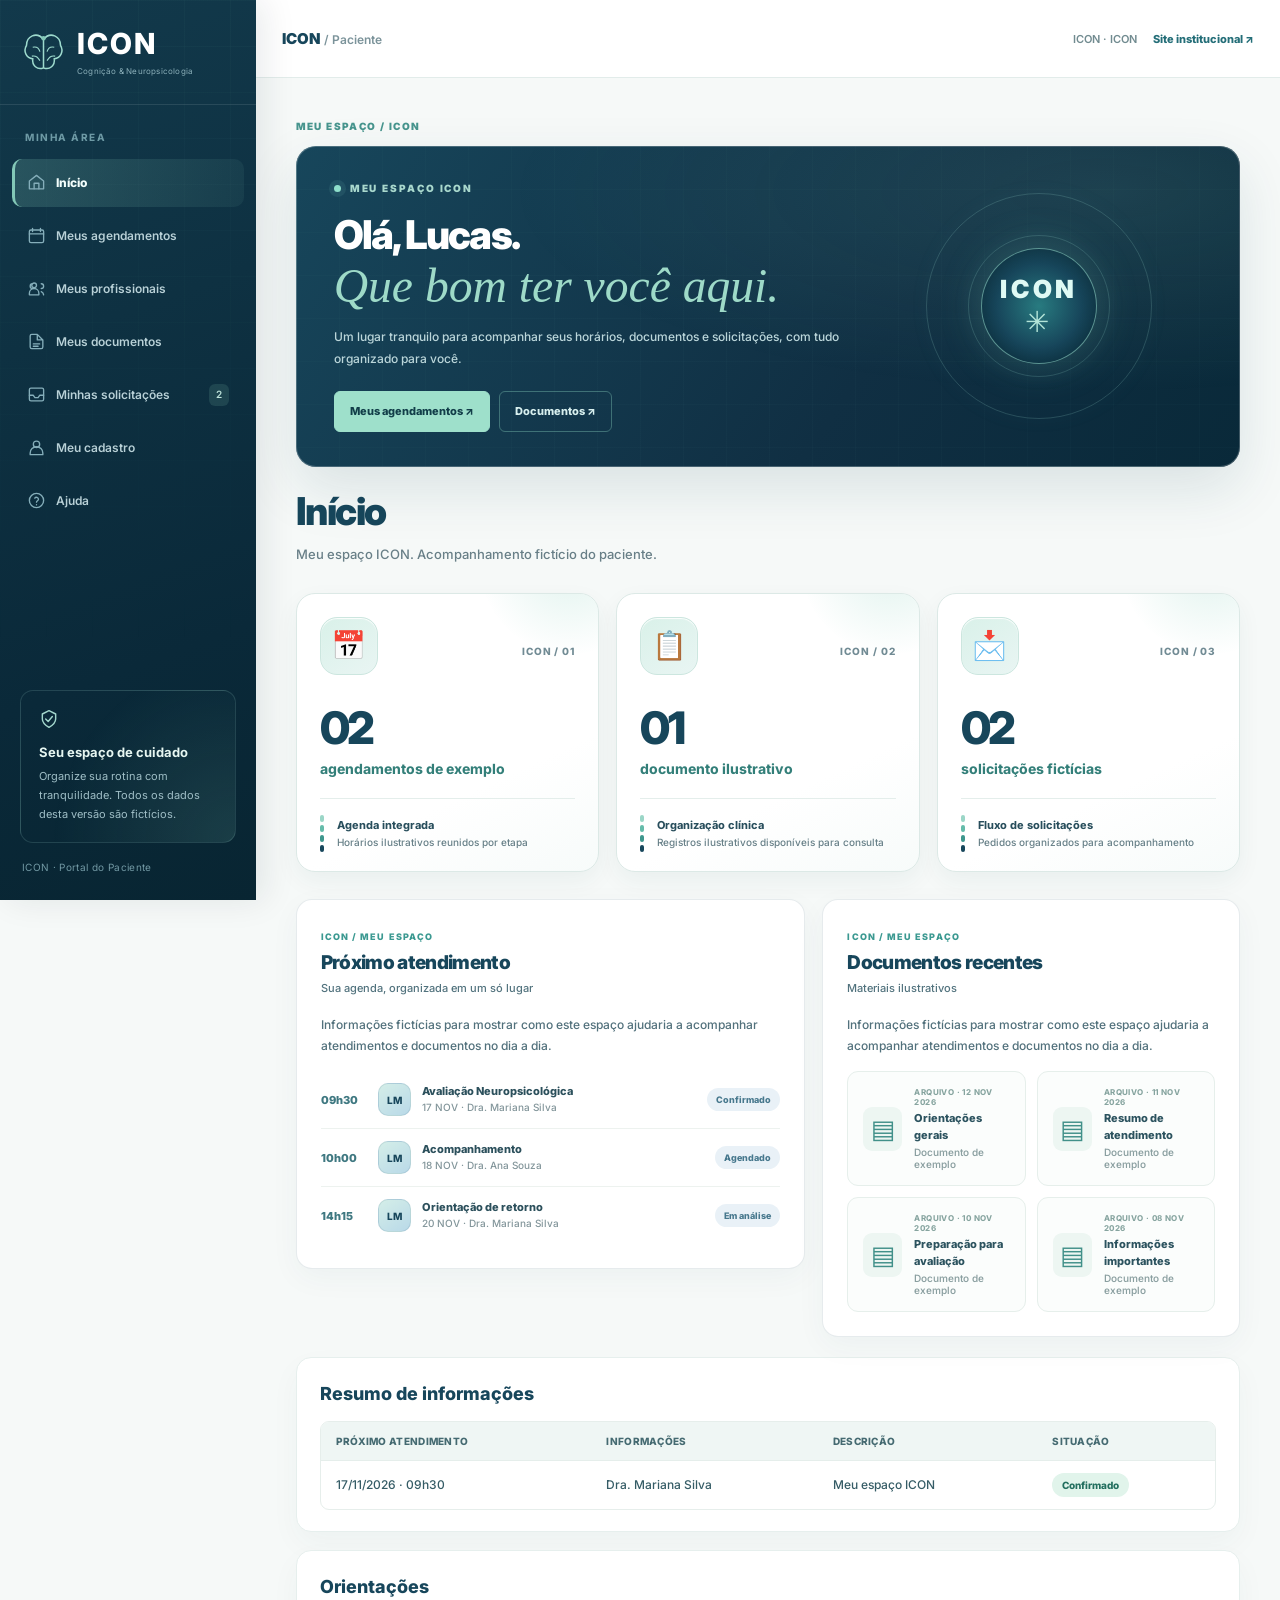
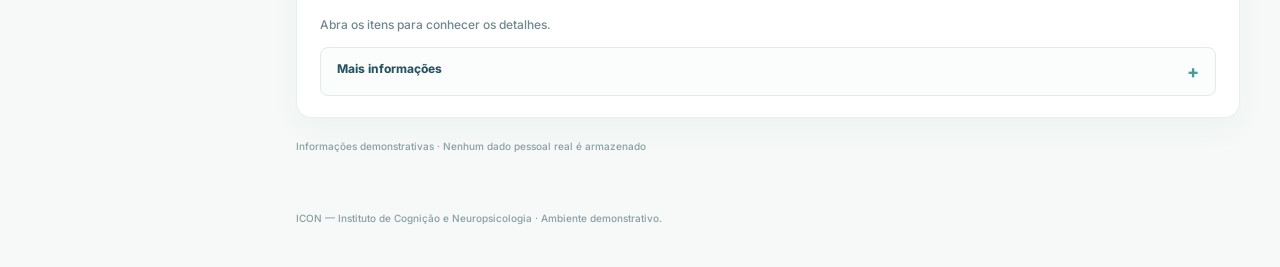
<file: dashboard-cliente.html>
<!doctype html>
<html lang="pt-BR">
<head>
  <meta charset="utf-8">
  <meta name="viewport" content="width=device-width,initial-scale=1">
  <meta name="theme-color" content="#17465B">
  <meta name="description" content="ICON — portal acadêmico demonstrativo para pacientes. Não utilize dados reais.">
  <title>Portal do Paciente | ICON</title>
  <link rel="preconnect" href="https://fonts.googleapis.com">
  <link rel="preconnect" href="https://fonts.gstatic.com" crossorigin>
  <link href="https://fonts.googleapis.com/css2?family=Inter:wght@400;500;600;650;700;750;800&display=swap" rel="stylesheet">
  <link rel="stylesheet" href="icon.css?v=20261116-chartfix">
  
</head>
<body class="icon-page-paciente icon-dashboard nojs-static">
<a href="#principal" class="skip">Ir para o conteúdo principal</a>
<!-- Símbolos SVG internos: sem biblioteca externa de ícones. -->
<svg class="svg-defs" aria-hidden="true" xmlns="http://www.w3.org/2000/svg">
  <symbol id="i-home" viewBox="0 0 24 24"><path d="m3 10 9-7 9 7v10H3V10Z"/><path d="M9 20v-7h6v7"/></symbol>
  <symbol id="i-calendar" viewBox="0 0 24 24"><rect x="3" y="5" width="18" height="16" rx="2"/><path d="M7 3v4m10-4v4M3 10h18"/></symbol>
  <symbol id="i-users" viewBox="0 0 24 24"><circle cx="9" cy="8" r="3"/><path d="M3 20v-2a6 6 0 0 1 12 0v2H3m4-14a3 3 0 0 0 0 6m11-6a3 3 0 0 1 0 6m0 4a5 5 0 0 1 3 4"/></symbol>
  <symbol id="i-file" viewBox="0 0 24 24"><path d="M13 3H6a2 2 0 0 0-2 2v14a2 2 0 0 0 2 2h12a2 2 0 0 0 2-2V10l-7-7Zm0 0v7h7M8 15h8m-8 3h6"/></symbol>
  <symbol id="i-inbox" viewBox="0 0 24 24"><rect x="3" y="4" width="18" height="16" rx="2"/><path d="M3 13h5l2 3h4l2-3h5"/></symbol>
  <symbol id="i-user" viewBox="0 0 24 24"><circle cx="12" cy="8" r="4"/><path d="M4 21v-2a8 8 0 0 1 16 0v2H4Z"/></symbol>
  <symbol id="i-help" viewBox="0 0 24 24"><circle cx="12" cy="12" r="9"/><path d="M9.8 9a2.6 2.6 0 0 1 4.7 1.4c0 1.7-2.5 2.1-2.5 3.7M12 17.4h.01"/></symbol>
  <symbol id="i-bell" viewBox="0 0 24 24"><path d="M18 8a6 6 0 0 0-12 0c0 7-3 7-3 9h18c0-2-3-2-3-9m-8 12a2 2 0 0 0 4 0"/></symbol>
  <symbol id="i-menu" viewBox="0 0 24 24"><path d="M4 6h16M4 12h16M4 18h16"/></symbol>
  <symbol id="i-chevron" viewBox="0 0 24 24"><path d="m7 10 5 5 5-5"/></symbol>
  <symbol id="i-right" viewBox="0 0 24 24"><path d="M4 12h16m-7-7 7 7-7 7"/></symbol>
  <symbol id="i-arrow-left" viewBox="0 0 24 24"><path d="M20 12H4m7-7-7 7 7 7"/></symbol>
  <symbol id="i-close" viewBox="0 0 24 24"><path d="M5 5 19 19M19 5 5 19"/></symbol>
  <symbol id="i-clock" viewBox="0 0 24 24"><circle cx="12" cy="12" r="9"/><path d="M12 7v5l3 2"/></symbol>
  <symbol id="i-location" viewBox="0 0 24 24"><path d="M20 10c0 5-8 11-8 11S4 15 4 10a8 8 0 1 1 16 0Z"/><circle cx="12" cy="10" r="2.5"/></symbol>
  <symbol id="i-check" viewBox="0 0 24 24"><path d="m4 12 5 5L20 6"/></symbol>
  <symbol id="i-search" viewBox="0 0 24 24"><circle cx="10.5" cy="10.5" r="6.5"/><path d="m16 16 5 5"/></symbol>
  <symbol id="i-download" viewBox="0 0 24 24"><path d="M12 3v12m-4-4 4 4 4-4M5 18v3h14v-3"/></symbol>
  <symbol id="i-edit" viewBox="0 0 24 24"><path d="M13 6 18 11M4 20l5-.9L20 8a3 3 0 0 0-4-4L5 15l-1 5Z"/></symbol>
  <symbol id="i-refresh" viewBox="0 0 24 24"><path d="M20 7v5h-5m5 0a8 8 0 1 0-2 5"/></symbol>
  <symbol id="i-send" viewBox="0 0 24 24"><path d="m3 11 18-8-8 18-2-8-8-2Zm8 2 10-10"/></symbol>
  <symbol id="i-spark" viewBox="0 0 24 24"><path d="m12 2 2.5 7.5L22 12l-7.5 2.5L12 22l-2.5-7.5L2 12l7.5-2.5L12 2Z"/></symbol>
  <symbol id="i-shield" viewBox="0 0 24 24"><path d="m12 2 8 4v6c0 5-4.5 8-8 10-3.5-2-8-5-8-10V6l8-4Z"/><path d="m8 12 3 3 5-6"/></symbol>
  <symbol id="i-info" viewBox="0 0 24 24"><circle cx="12" cy="12" r="9"/><path d="M12 11v6m0-10h.01"/></symbol>
  <symbol id="i-mail" viewBox="0 0 24 24"><rect x="3" y="5" width="18" height="14" rx="2"/><path d="m4 7 8 6 8-6"/></symbol>
  <symbol id="i-phone" viewBox="0 0 24 24"><path d="M8 3H5a2 2 0 0 0-2 2c0 8.8 7.2 16 16 16a2 2 0 0 0 2-2v-3l-5-2-3 3a14 14 0 0 1-6-6l3-3-2-5Z"/></symbol>
  <symbol id="i-activity" viewBox="0 0 24 24"><path d="M2 12h5l3-7 4 14 3-7h5"/></symbol>
</svg>

<div class="app">
  
  <aside class="sidebar" id="sidebar" aria-label="Menu do paciente">
    <a class="brand" href="https://joaopedroalves-alt.github.io/ICON/" aria-label="ICON — site institucional">
      <span class="brand-symbol"><svg viewBox="0 0 48 48" fill="none" aria-hidden="true"><path d="M24 8c-8-9-19-3-19 7-4 7 0 14 7 15-1 7 5 13 12 10V8Zm0 0c8-9 19-3 19 7 4 7 0 14-7 15 1 7-5 13-12 10V8Z" stroke="currentColor" stroke-width="1.7"/><path d="M12 17c5-1 7 1 8 5m-9 5c5-1 7 2 9 5m16-15c-5-1-7 1-8 5m9 5c-5-1-7 2-9 5" stroke="currentColor" stroke-width="1.3"/><circle cx="24" cy="7" r="2.5" fill="#83C8B7"/></svg></span>
      <span class="brand-copy"><strong>ICON</strong><small>Cognição &amp; Neuropsicologia</small></span>
    </a>
    <div class="side-caption">Minha área</div>
    <nav class="sidenav" aria-label="Navegação principal">
      <a class="nav-link" href="#view-inicio"><svg class="ico"><use href="#i-home"/></svg>Início</a>
      <a class="nav-link" href="#view-agendamentos"><svg class="ico"><use href="#i-calendar"/></svg>Meus agendamentos</a>
      <a class="nav-link" href="#view-profissionais"><svg class="ico"><use href="#i-users"/></svg>Meus profissionais</a>
      <a class="nav-link" href="#view-documentos"><svg class="ico"><use href="#i-file"/></svg>Meus documentos</a>
      <a class="nav-link" href="#view-solicitacoes"><svg class="ico"><use href="#i-inbox"/></svg>Minhas solicitações <span class="side-badge" id="side-request-count">2</span></a>
      <a class="nav-link" href="#view-cadastro"><svg class="ico"><use href="#i-user"/></svg>Meu cadastro</a>
      <a class="nav-link" href="#view-ajuda"><svg class="ico"><use href="#i-help"/></svg>Ajuda</a>
    </nav>
    <div class="side-bottom">
      <div class="side-reassure"><svg class="ico"><use href="#i-shield"/></svg><strong>Seu espaço de cuidado</strong><p>Organize sua rotina com tranquilidade. Todos os dados desta versão são fictícios.</p></div>
      <span class="side-foot">ICON · Portal do Paciente</span>
    </div>
  </aside>
  <div class="app-main">
    <header class="topbar academic-static-topbar"><div class="academic-topbar-label">ICON <span>/ Paciente</span></div><div class="academic-topbar-right"><span>ICON · ICON</span><a href="index.html">Site institucional ↗</a></div></header>
      <main id="principal" class="content" tabindex="-1"><div class="academic-static-pages"><section class="academic-static-section" id="view-inicio" aria-labelledby="heading-inicio">
   <div class="academic-eyebrow">MEU ESPAÇO / ICON</div>
   <div class="visual-hero"><div class="visual-hero-copy"><span class="visual-hero-kicker"><i></i> MEU ESPAÇO ICON</span><h2>Olá, Lucas.<em>Que bom ter você aqui.</em></h2><p>Um lugar tranquilo para acompanhar seus horários, documentos e solicitações, com tudo organizado para você.</p><div class="visual-hero-buttons"><a href="#view-agendamentos" class="visual-hero-cta primary">Meus agendamentos ↗</a><a href="#view-documentos" class="visual-hero-cta">Documentos ↗</a></div></div><div class="visual-hero-art" aria-hidden="true"><span class="visual-ring r1"></span><span class="visual-ring r2"></span><span class="visual-hero-core">ICON<b>✳</b></span></div></div><div class="academic-static-head"><div><h1 id="heading-inicio">Início</h1><p>Meu espaço ICON. Acompanhamento fictício do paciente.</p></div></div>
   <div class="academic-stat-grid"><article class="academic-stat visual-metric icon-metric-redesign" aria-label="02 agendamentos de exemplo"><div class="visual-metric-top"><span class="visual-metric-icon" aria-hidden="true">📅</span><small>ICON / 01</small></div><div class="icon-metric-main"><strong>02</strong><span class="visual-metric-label">agendamentos de exemplo</span></div><div class="icon-metric-footer"><span class="icon-metric-rule" aria-hidden="true"><i></i><i></i><i></i><i></i></span><div class="icon-metric-context"><b>Agenda integrada</b><span>Horários ilustrativos reunidos por etapa</span></div></div></article><article class="academic-stat visual-metric icon-metric-redesign" aria-label="01 documento ilustrativo"><div class="visual-metric-top"><span class="visual-metric-icon" aria-hidden="true">📋</span><small>ICON / 02</small></div><div class="icon-metric-main"><strong>01</strong><span class="visual-metric-label">documento ilustrativo</span></div><div class="icon-metric-footer"><span class="icon-metric-rule" aria-hidden="true"><i></i><i></i><i></i><i></i></span><div class="icon-metric-context"><b>Organização clínica</b><span>Registros ilustrativos disponíveis para consulta</span></div></div></article><article class="academic-stat visual-metric icon-metric-redesign" aria-label="02 solicitações fictícias"><div class="visual-metric-top"><span class="visual-metric-icon" aria-hidden="true">📩</span><small>ICON / 03</small></div><div class="icon-metric-main"><strong>02</strong><span class="visual-metric-label">solicitações fictícias</span></div><div class="icon-metric-footer"><span class="icon-metric-rule" aria-hidden="true"><i></i><i></i><i></i><i></i></span><div class="icon-metric-context"><b>Fluxo de solicitações</b><span>Pedidos organizados para acompanhamento</span></div></div></article></div>
 <div class="visual-dual-grid"><section class="visual-panel"><div class="visual-panel-head"><div><span class="visual-overline">ICON / MEU ESPAÇO</span><h3>Próximo atendimento</h3><p>Sua agenda, organizada em um só lugar</p></div></div><p class="icon-card-explainer">Informações fictícias para mostrar como este espaço ajudaria a acompanhar atendimentos e documentos no dia a dia.</p><div class="visual-appt-list"><div class="visual-appt-row"><span class="visual-time">09h30</span><span class="visual-initials">LM</span><div><strong>Avaliação Neuropsicológica</strong><small>17 NOV · Dra. Mariana Silva</small></div><span class="visual-pill info">Confirmado</span></div><div class="visual-appt-row"><span class="visual-time">10h00</span><span class="visual-initials">LM</span><div><strong>Acompanhamento</strong><small>18 NOV · Dra. Ana Souza</small></div><span class="visual-pill info">Agendado</span></div><div class="visual-appt-row"><span class="visual-time">14h15</span><span class="visual-initials">LM</span><div><strong>Orientação de retorno</strong><small>20 NOV · Dra. Mariana Silva</small></div><span class="visual-pill info">Em análise</span></div></div></section><section class="visual-panel"><div class="visual-panel-head"><div><span class="visual-overline">ICON / MEU ESPAÇO</span><h3>Documentos recentes</h3><p>Materiais ilustrativos</p></div></div><p class="icon-card-explainer">Informações fictícias para mostrar como este espaço ajudaria a acompanhar atendimentos e documentos no dia a dia.</p><div class="visual-file-grid"><article class="visual-file"><span class="visual-file-icon">▤</span><div><small>ARQUIVO · 12 NOV 2026</small><strong>Orientações gerais</strong><span>Documento de exemplo</span></div></article><article class="visual-file"><span class="visual-file-icon">▤</span><div><small>ARQUIVO · 11 NOV 2026</small><strong>Resumo de atendimento</strong><span>Documento de exemplo</span></div></article><article class="visual-file"><span class="visual-file-icon">▤</span><div><small>ARQUIVO · 10 NOV 2026</small><strong>Preparação para avaliação</strong><span>Documento de exemplo</span></div></article><article class="visual-file"><span class="visual-file-icon">▤</span><div><small>ARQUIVO · 08 NOV 2026</small><strong>Informações importantes</strong><span>Documento de exemplo</span></div></article></div></section></div> 
   <section class="academic-static-card"><h2>Resumo de informações</h2><div class="academic-table-wrap"><table><thead><tr><th>Próximo atendimento</th><th>Informações</th><th>Descrição</th><th>Situação</th></tr></thead><tbody><tr><td>17/11/2026 · 09h30</td><td>Dra. Mariana Silva</td><td>Meu espaço ICON</td><td><span class="academic-status">Confirmado</span></td></tr></tbody></table></div></section>
   <section class="academic-static-card"><h2>Orientações</h2><p class="academic-help">Abra os itens para conhecer os detalhes.</p><details class="academic-accordion"><summary>Mais informações <span aria-hidden="true">+</span></summary><p>As informações do painel são exemplos estáticos.</p></details></section>
   <div class="academic-static-footnote">Informações demonstrativas · Nenhum dado pessoal real é armazenado</div>
  </section>
<section class="academic-static-section" id="view-agendamentos" aria-labelledby="heading-agendamentos">
   <div class="academic-eyebrow">MEU ESPAÇO / ICON</div>
   <div class="academic-static-head"><div><h1 id="heading-agendamentos">Meus agendamentos</h1><p>Agenda de exemplo. Horários apenas para mostrar como seria a experiência.</p></div></div>
   <div class="academic-stat-grid"><article class="academic-stat visual-metric icon-metric-redesign" aria-label="02 atendimentos ilustrativos"><div class="visual-metric-top"><span class="visual-metric-icon" aria-hidden="true">📅</span><small>ICON / 01</small></div><div class="icon-metric-main"><strong>02</strong><span class="visual-metric-label">atendimentos ilustrativos</span></div><div class="icon-metric-footer"><span class="icon-metric-rule" aria-hidden="true"><i></i><i></i><i></i><i></i></span><div class="icon-metric-context"><b>Agenda integrada</b><span>Horários ilustrativos reunidos por etapa</span></div></div></article></div>
 <section class="visual-panel"><div class="visual-panel-head"><div><span class="visual-overline">ICON / MEU ESPAÇO</span><h3>Minha agenda</h3><p>Horários e acompanhamentos fictícios</p></div></div><p class="icon-card-explainer">Informações fictícias para mostrar como este espaço ajudaria a acompanhar atendimentos e documentos no dia a dia.</p><div class="visual-week-grid"><div class="visual-week-day"><span>SEG</span><strong>17</strong><small>NOV</small><div class="visual-week-chip">09:30</div></div><div class="visual-week-day"><span>TER</span><strong>18</strong><small>NOV</small><div class="visual-week-chip">10:00</div></div><div class="visual-week-day"><span>QUA</span><strong>19</strong><small>NOV</small><div class="visual-week-chip">09:30</div></div><div class="visual-week-day"><span>QUI</span><strong>20</strong><small>NOV</small><div class="visual-week-chip">10:00</div></div><div class="visual-week-day"><span>SEX</span><strong>21</strong><small>NOV</small><div class="visual-week-chip">09:30</div></div></div><div class="visual-appt-list"><div class="visual-appt-row"><span class="visual-time">09h30</span><span class="visual-initials">LM</span><div><strong>Avaliação Neuropsicológica</strong><small>17 NOV · Dra. Mariana Silva</small></div><span class="visual-pill info">Confirmado</span></div><div class="visual-appt-row"><span class="visual-time">10h00</span><span class="visual-initials">LM</span><div><strong>Acompanhamento</strong><small>18 NOV · Dra. Ana Souza</small></div><span class="visual-pill info">Agendado</span></div><div class="visual-appt-row"><span class="visual-time">14h15</span><span class="visual-initials">LM</span><div><strong>Orientação de retorno</strong><small>20 NOV · Dra. Mariana Silva</small></div><span class="visual-pill info">Em análise</span></div></div></section> 
   <section class="academic-static-card"><h2>Resumo de informações</h2><div class="academic-table-wrap"><table><thead><tr><th>17/11/2026</th><th>Informações</th><th>Descrição</th><th>Situação</th></tr></thead><tbody><tr><td>09h30 · Avaliação Neuropsicológica</td><td>Dra. Mariana Silva</td><td>Agenda de exemplo</td><td><span class="academic-status">Confirmado</span></td></tr></tbody></table></div></section>
   <section class="academic-static-card"><h2>Orientações</h2><p class="academic-help">Abra os itens para conhecer os detalhes.</p><details class="academic-accordion"><summary>Mais informações <span aria-hidden="true">+</span></summary><p>18/11/2026 — 10h00 — Retorno ilustrativo.</p></details></section>
   <div class="academic-static-footnote">Informações demonstrativas · Nenhum dado pessoal real é armazenado</div>
  </section>
<section class="academic-static-section" id="view-profissionais" aria-labelledby="heading-profissionais">
   <div class="academic-eyebrow">MEU ESPAÇO / ICON</div>
   <div class="academic-static-head"><div><h1 id="heading-profissionais">Meus profissionais</h1><p>Equipe fictícia. Conheça profissionais do exemplo acadêmico.</p></div></div>
   <div class="academic-stat-grid"><article class="academic-stat visual-metric icon-metric-redesign" aria-label="02 profissionais demonstrativos"><div class="visual-metric-top"><span class="visual-metric-icon" aria-hidden="true">🩺</span><small>ICON / 01</small></div><div class="icon-metric-main"><strong>02</strong><span class="visual-metric-label">profissionais demonstrativos</span></div><div class="icon-metric-footer"><span class="icon-metric-rule" aria-hidden="true"><i></i><i></i><i></i><i></i></span><div class="icon-metric-context"><b>Equipe interdisciplinar</b><span>Profissionais e especialidades reunidos</span></div></div></article></div>
 <section class="visual-panel"><div class="visual-panel-head"><div><span class="visual-overline">ICON / MEU ESPAÇO</span><h3>Profissionais que acompanham você</h3><p>Especialidades e informações da equipe</p></div></div><p class="icon-card-explainer">Informações fictícias para mostrar como este espaço ajudaria a acompanhar atendimentos e documentos no dia a dia.</p><div class="visual-roster"><article class="visual-person"><span class="visual-avatar">MS</span><div class="visual-person-copy"><strong>Dra. Mariana Silva</strong><span>Neuropsicologia</span><small>Profissional de exemplo</small></div><span class="visual-availability"></span></article><article class="visual-person"><span class="visual-avatar">AS</span><div class="visual-person-copy"><strong>Dra. Ana Souza</strong><span>Psicologia clínica</span><small>Profissional de exemplo</small></div><span class="visual-availability"></span></article><article class="visual-person"><span class="visual-avatar">RC</span><div class="visual-person-copy"><strong>Dr. Rafael Costa</strong><span>Psiquiatria</span><small>Profissional de exemplo</small></div><span class="visual-availability"></span></article><article class="visual-person"><span class="visual-avatar">JO</span><div class="visual-person-copy"><strong>Dr. João Oliveira</strong><span>Neurologia</span><small>Profissional de exemplo</small></div><span class="visual-availability"></span></article></div></section> 
   <section class="academic-static-card"><h2>Resumo de informações</h2><div class="academic-table-wrap"><table><thead><tr><th>Profissional</th><th>Informações</th><th>Descrição</th><th>Situação</th></tr></thead><tbody><tr><td>Dra. Mariana Silva</td><td>Neuropsicologia</td><td>Equipe fictícia</td><td><span class="academic-status">Fictício</span></td></tr></tbody></table></div></section>
   <section class="academic-static-card"><h2>Orientações</h2><p class="academic-help">Abra os itens para conhecer os detalhes.</p><details class="academic-accordion"><summary>Mais informações <span aria-hidden="true">+</span></summary><p>Dr. Rafael Costa — Psicologia Clínica.</p></details></section>
   <div class="academic-static-footnote">Informações demonstrativas · Nenhum dado pessoal real é armazenado</div>
  </section>
<section class="academic-static-section" id="view-documentos" aria-labelledby="heading-documentos">
   <div class="academic-eyebrow">MEU ESPAÇO / ICON</div>
   <div class="academic-static-head"><div><h1 id="heading-documentos">Meus documentos</h1><p>Documentos de demonstração. Nenhum arquivo clínico real disponível.</p></div></div>
   <div class="academic-stat-grid"><article class="academic-stat visual-metric icon-metric-redesign" aria-label="01 documento ilustrativo"><div class="visual-metric-top"><span class="visual-metric-icon" aria-hidden="true">📋</span><small>ICON / 01</small></div><div class="icon-metric-main"><strong>01</strong><span class="visual-metric-label">documento ilustrativo</span></div><div class="icon-metric-footer"><span class="icon-metric-rule" aria-hidden="true"><i></i><i></i><i></i><i></i></span><div class="icon-metric-context"><b>Organização clínica</b><span>Registros ilustrativos disponíveis para consulta</span></div></div></article></div>
 <section class="visual-panel"><div class="visual-panel-head"><div><span class="visual-overline">ICON / MEU ESPAÇO</span><h3>Central de documentos</h3><p>Arquivos informativos organizados</p></div></div><p class="icon-card-explainer">Informações fictícias para mostrar como este espaço ajudaria a acompanhar atendimentos e documentos no dia a dia.</p><div class="visual-file-grid"><article class="visual-file"><span class="visual-file-icon">▤</span><div><small>ARQUIVO · 12 NOV 2026</small><strong>Orientações gerais</strong><span>Documento de exemplo</span></div></article><article class="visual-file"><span class="visual-file-icon">▤</span><div><small>ARQUIVO · 11 NOV 2026</small><strong>Resumo de atendimento</strong><span>Documento de exemplo</span></div></article><article class="visual-file"><span class="visual-file-icon">▤</span><div><small>ARQUIVO · 10 NOV 2026</small><strong>Preparação para avaliação</strong><span>Documento de exemplo</span></div></article><article class="visual-file"><span class="visual-file-icon">▤</span><div><small>ARQUIVO · 08 NOV 2026</small><strong>Informações importantes</strong><span>Documento de exemplo</span></div></article></div></section> 
   <section class="academic-static-card"><h2>Resumo de informações</h2><div class="academic-table-wrap"><table><thead><tr><th>Documento</th><th>Informações</th><th>Descrição</th><th>Situação</th></tr></thead><tbody><tr><td>Orientações gerais</td><td>Sem dados reais</td><td>Documentos de demonstração</td><td><span class="academic-status">Exemplo</span></td></tr></tbody></table></div></section>
   <section class="academic-static-card"><h2>Orientações</h2><p class="academic-help">Abra os itens para conhecer os detalhes.</p><details class="academic-accordion"><summary>Mais informações <span aria-hidden="true">+</span></summary><p>Esta página não gera documentos nem permite envio de arquivos.</p></details></section>
   <div class="academic-static-footnote">Informações demonstrativas · Nenhum dado pessoal real é armazenado</div>
  </section>
<section class="academic-static-section" id="view-solicitacoes" aria-labelledby="heading-solicitacoes">
   <div class="academic-eyebrow">MEU ESPAÇO / ICON</div>
   <div class="academic-static-head"><div><h1 id="heading-solicitacoes">Minhas solicitações</h1><p>Pedidos ilustrativos. Exemplo visual de atendimento administrativo.</p></div></div>
   <div class="academic-stat-grid"><article class="academic-stat visual-metric icon-metric-redesign" aria-label="02 solicitações simuladas"><div class="visual-metric-top"><span class="visual-metric-icon" aria-hidden="true">📩</span><small>ICON / 01</small></div><div class="icon-metric-main"><strong>02</strong><span class="visual-metric-label">solicitações simuladas</span></div><div class="icon-metric-footer"><span class="icon-metric-rule" aria-hidden="true"><i></i><i></i><i></i><i></i></span><div class="icon-metric-context"><b>Fluxo de solicitações</b><span>Pedidos organizados para acompanhamento</span></div></div></article></div>
 <section class="visual-panel"><div class="visual-panel-head"><div><span class="visual-overline">ICON / MEU ESPAÇO</span><h3>Acompanhar solicitações</h3><p>Quadro visual de pedidos e situações</p></div></div><p class="icon-card-explainer">Informações fictícias para mostrar como este espaço ajudaria a acompanhar atendimentos e documentos no dia a dia.</p><div class="visual-kanban"><div class="visual-kanban-column"><div class="visual-kanban-header"><strong>Recebidas</strong><span>2</span></div><article class="visual-request"><small>SOLICITAÇÃO #1</small><strong>Alteração de horário</strong><span>17 NOV · Exemplo</span></article><article class="visual-request"><small>SOLICITAÇÃO #1</small><strong>Dúvida sobre convênio</strong><span>16 NOV · Exemplo</span></article></div><div class="visual-kanban-column"><div class="visual-kanban-header"><strong>Em análise</strong><span>1</span></div><article class="visual-request"><small>SOLICITAÇÃO #2</small><strong>Confirmação de atendimento</strong><span>18 NOV · Exemplo</span></article></div><div class="visual-kanban-column"><div class="visual-kanban-header"><strong>Concluídas</strong><span>1</span></div><article class="visual-request"><small>SOLICITAÇÃO #3</small><strong>Orientação de retorno</strong><span>11 NOV · Exemplo</span></article></div></div></section> 
   <section class="academic-static-card"><h2>Resumo de informações</h2><div class="academic-table-wrap"><table><thead><tr><th>Pedido</th><th>Informações</th><th>Descrição</th><th>Situação</th></tr></thead><tbody><tr><td>Alteração de horário</td><td>Aguardando análise</td><td>Pedidos ilustrativos</td><td><span class="academic-status">Fictício</span></td></tr></tbody></table></div></section>
   <section class="academic-static-card"><h2>Orientações</h2><p class="academic-help">Abra os itens para conhecer os detalhes.</p><details class="academic-accordion"><summary>Mais informações <span aria-hidden="true">+</span></summary><p>Os pedidos não são transmitidos à secretaria.</p></details></section>
   <div class="academic-static-footnote">Informações demonstrativas · Nenhum dado pessoal real é armazenado</div>
  </section>
<section class="academic-static-section" id="view-cadastro" aria-labelledby="heading-cadastro">
   <div class="academic-eyebrow">MEU ESPAÇO / ICON</div>
   <div class="academic-static-head"><div><h1 id="heading-cadastro">Meu cadastro</h1><p>Perfil de exemplo. Informações inventadas do personagem.</p></div></div>
   <div class="academic-stat-grid"><article class="academic-stat visual-metric icon-metric-redesign" aria-label="01 usuário fictício"><div class="visual-metric-top"><span class="visual-metric-icon" aria-hidden="true">👥</span><small>ICON / 01</small></div><div class="icon-metric-main"><strong>01</strong><span class="visual-metric-label">usuário fictício</span></div><div class="icon-metric-footer"><span class="icon-metric-rule" aria-hidden="true"><i></i><i></i><i></i><i></i></span><div class="icon-metric-context"><b>Cadastro e acompanhamento</b><span>Pessoas e perfis de demonstração</span></div></div></article></div>
 <section class="visual-panel"><div class="visual-panel-head"><div><span class="visual-overline">ICON / MEU ESPAÇO</span><h3>Minhas informações</h3><p>Resumo de cadastro fictício</p></div></div><p class="icon-card-explainer">Informações fictícias para mostrar como este espaço ajudaria a acompanhar atendimentos e documentos no dia a dia.</p><div class="visual-profile"><div class="visual-profile-head"><span class="visual-profile-avatar">LM</span><div><strong>Lucas Mendes</strong><span>Área do paciente</span></div></div><div class="visual-info-grid"><div><span>Nome</span><strong>Lucas Mendes</strong></div><div><span>Perfil</span><strong>Paciente</strong></div><div><span>E-mail demonstrativo</span><strong>lucas@icon.test</strong></div><div><span>Unidade</span><strong>ICON / Central</strong></div></div></div></section> 
   <section class="academic-static-card"><h2>Resumo de informações</h2><div class="academic-table-wrap"><table><thead><tr><th>Paciente</th><th>Informações</th><th>Descrição</th><th>Situação</th></tr></thead><tbody><tr><td>Lucas Mendes</td><td>Cadastro de demonstração</td><td>Perfil de exemplo</td><td><span class="academic-status">Fictício</span></td></tr></tbody></table></div></section>
   <section class="academic-static-card"><h2>Orientações</h2><p class="academic-help">Abra os itens para conhecer os detalhes.</p><details class="academic-accordion"><summary>Mais informações <span aria-hidden="true">+</span></summary><p>Para ver o formulário escolar de três etapas, retorne ao site e escolha Realizar cadastro.</p></details></section>
   <div class="academic-static-footnote">Informações demonstrativas · Nenhum dado pessoal real é armazenado</div>
  </section>
<section class="academic-static-section" id="view-ajuda" aria-labelledby="heading-ajuda">
   <div class="academic-eyebrow">MEU ESPAÇO / ICON</div>
   <div class="academic-static-head"><div><h1 id="heading-ajuda">Ajuda</h1><p>Perguntas frequentes. Explicações sobre esta versão ICON.</p></div></div>
   <div class="academic-stat-grid"><article class="academic-stat visual-metric icon-metric-redesign" aria-label="04 perfis demonstrativos"><div class="visual-metric-top"><span class="visual-metric-icon" aria-hidden="true">◈</span><small>ICON / 01</small></div><div class="icon-metric-main"><strong>04</strong><span class="visual-metric-label">perfis demonstrativos</span></div><div class="icon-metric-footer"><span class="icon-metric-rule" aria-hidden="true"><i></i><i></i><i></i><i></i></span><div class="icon-metric-context"><b>Painel demonstrativo</b><span>Exemplo visual para explorar esta funcionalidade</span></div></div></article></div>
 <section class="visual-panel"><div class="visual-panel-head"><div><span class="visual-overline">ICON / MEU ESPAÇO</span><h3>Como podemos ajudar?</h3><p>Informações gerais para acompanhar seu cuidado</p></div></div><p class="icon-card-explainer">Informações fictícias para mostrar como este espaço ajudaria a acompanhar atendimentos e documentos no dia a dia.</p><div class="visual-help-list"><details class="academic-accordion"><summary>Como acessar meus atendimentos?<span aria-hidden="true">+</span></summary><p>Escolha Meus agendamentos no menu lateral para visualizar os horários apresentados.</p></details><details class="academic-accordion"><summary>Como falar com um profissional?<span aria-hidden="true">+</span></summary><p>Consulte os profissionais da demonstração e veja suas especialidades.</p></details><details class="academic-accordion"><summary>Posso enviar solicitações?<span aria-hidden="true">+</span></summary><p>Este painel ilustra o fluxo; o envio de mensagens reais não está disponível.</p></details><details class="academic-accordion"><summary>Onde encontro meus documentos?<span aria-hidden="true">+</span></summary><p>Abra Meus documentos para ver os exemplos organizados por categoria.</p></details></div></section> 
   <section class="academic-static-card"><h2>Resumo de informações</h2><div class="academic-table-wrap"><table><thead><tr><th>Ajuda</th><th>Informações</th><th>Descrição</th><th>Situação</th></tr></thead><tbody><tr><td>Como navegar?</td><td>Use o menu e abra as caixas de detalhes</td><td>Perguntas frequentes</td><td><span class="academic-status">Informativo</span></td></tr></tbody></table></div></section>
   <section class="academic-static-card"><h2>Orientações</h2><p class="academic-help">Abra os itens para conhecer os detalhes.</p><details class="academic-accordion"><summary>Mais informações <span aria-hidden="true">+</span></summary><p>O projeto é estático: não envia mensagens, não agenda consultas e não armazena informações.</p></details></section>
   <div class="academic-static-footnote">Informações demonstrativas · Nenhum dado pessoal real é armazenado</div>
  </section></div><p class="academic-static-footnote">ICON — Instituto de Cognição e Neuropsicologia · Ambiente demonstrativo.</p></main>
  </div>
</div>




</body>
</html>
</file>
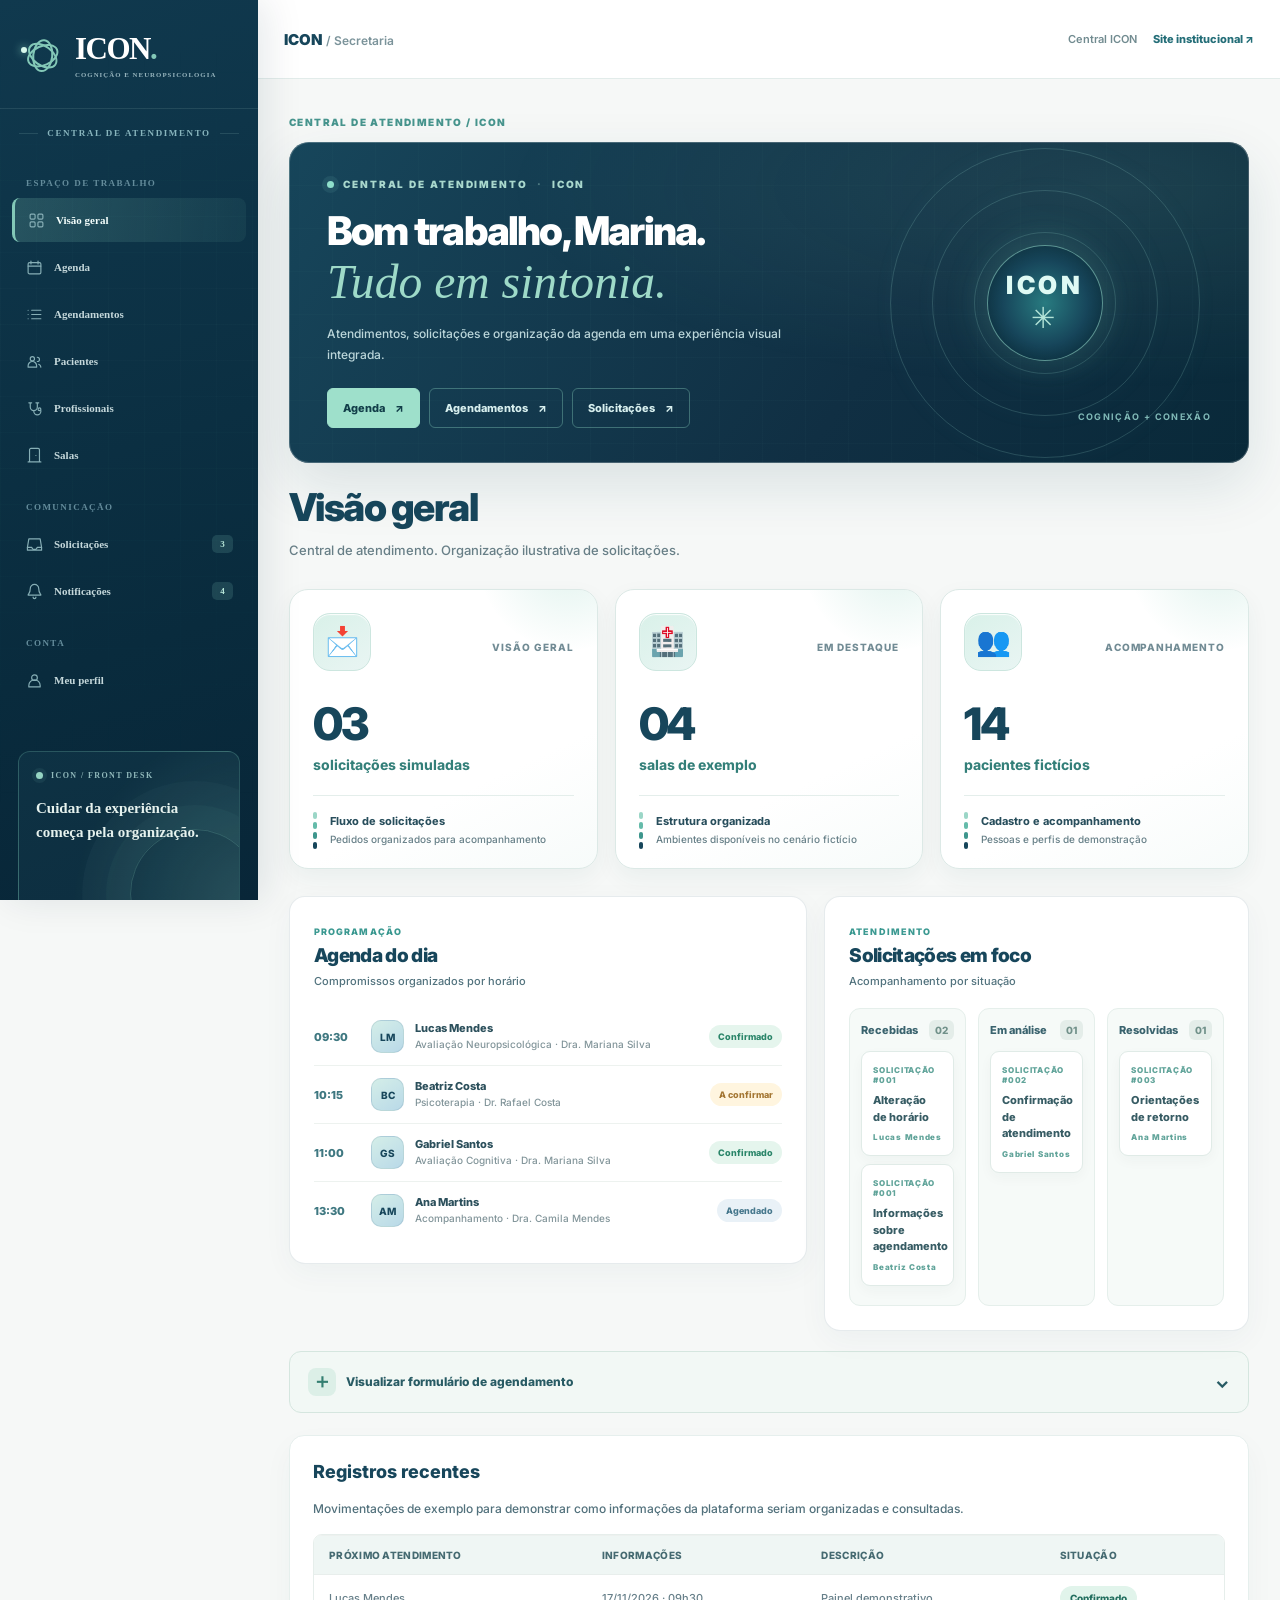
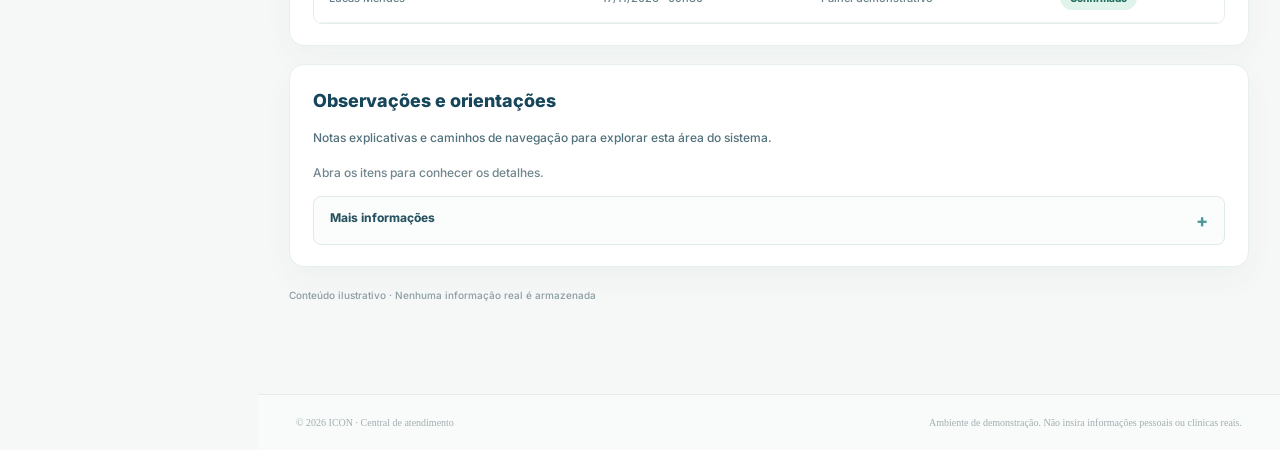
<file: dashboard-secretario.html>
<!doctype html>
<html lang="pt-BR">
<head>
  <meta charset="utf-8">
  <meta name="viewport" content="width=device-width, initial-scale=1">
  <meta name="theme-color" content="#17465B">
  <meta name="description" content="ICON — central operacional demonstrativa da secretaria de atendimentos.">
  <title>Secretaria · Central de atendimentos | ICON</title>
  <link rel="preconnect" href="https://fonts.googleapis.com">
  <link rel="preconnect" href="https://fonts.gstatic.com" crossorigin>
  <link href="https://fonts.googleapis.com/css2?family=Inter:wght@400;500;600;700;800&display=swap" rel="stylesheet">
  <link rel="stylesheet" href="icon.css?v=20261116-chartfix">
  
</head>
<body class="icon-page-secretario icon-dashboard nojs-static">
  <!-- Ícones vetoriais locais. Nenhuma biblioteca JS ou framework é necessária. -->
  <svg class="svg-defs" aria-hidden="true" xmlns="http://www.w3.org/2000/svg">
    <symbol id="ico-grid" viewBox="0 0 24 24"><rect x="3" y="3" width="7" height="7" rx="1.5"/><rect x="14" y="3" width="7" height="7" rx="1.5"/><rect x="3" y="14" width="7" height="7" rx="1.5"/><rect x="14" y="14" width="7" height="7" rx="1.5"/></symbol>
    <symbol id="ico-calendar" viewBox="0 0 24 24"><rect x="3" y="5" width="18" height="16" rx="2"/><path d="M7 3v4M17 3v4M3 10h18"/></symbol>
    <symbol id="ico-list" viewBox="0 0 24 24"><path d="M8 6h13M8 12h13M8 18h13M3 6h.01M3 12h.01M3 18h.01"/></symbol>
    <symbol id="ico-users" viewBox="0 0 24 24"><circle cx="9" cy="8" r="3"/><path d="M3 20v-2a6 6 0 0 1 12 0v2H3Zm13-14a3 3 0 0 1 0 6m2 4a5 5 0 0 1 3 4"/></symbol>
    <symbol id="ico-stethoscope" viewBox="0 0 24 24"><path d="M6 4v6a5 5 0 0 0 10 0V4M4 4h4m6 0h4m-7 11v1a5 5 0 0 0 10 0v-1"/><circle cx="19" cy="13" r="2"/></symbol>
    <symbol id="ico-door" viewBox="0 0 24 24"><path d="M5 21V4a2 2 0 0 1 2-2h10a2 2 0 0 1 2 2v17H5ZM3 21h18M14 12h.01"/></symbol>
    <symbol id="ico-inbox" viewBox="0 0 24 24"><path d="M4 4h16l2 12v4H2v-4L4 4Z"/><path d="M2 16h6l2 3h4l2-3h6"/></symbol>
    <symbol id="ico-bell" viewBox="0 0 24 24"><path d="M18 8a6 6 0 0 0-12 0c0 7-3 7-3 9h18c0-2-3-2-3-9m-8 12a2 2 0 0 0 4 0"/></symbol>
    <symbol id="ico-user" viewBox="0 0 24 24"><circle cx="12" cy="8" r="4"/><path d="M4 21v-2a8 8 0 0 1 16 0v2H4Z"/></symbol>
    <symbol id="ico-menu" viewBox="0 0 24 24"><path d="M4 7h16M4 12h16M4 17h16"/></symbol>
    <symbol id="ico-chevron" viewBox="0 0 24 24"><path d="m9 5 7 7-7 7"/></symbol>
    <symbol id="ico-left" viewBox="0 0 24 24"><path d="m15 5-7 7 7 7"/></symbol>
    <symbol id="ico-down" viewBox="0 0 24 24"><path d="m6 9 6 6 6-6"/></symbol>
    <symbol id="ico-search" viewBox="0 0 24 24"><circle cx="10.5" cy="10.5" r="7"/><path d="m16 16 5 5"/></symbol>
    <symbol id="ico-plus" viewBox="0 0 24 24"><path d="M12 4v16M4 12h16"/></symbol>
    <symbol id="ico-check" viewBox="0 0 24 24"><path d="m5 12 5 5L20 7"/></symbol>
    <symbol id="ico-clock" viewBox="0 0 24 24"><circle cx="12" cy="12" r="9"/><path d="M12 6v6l4 2"/></symbol>
    <symbol id="ico-alert" viewBox="0 0 24 24"><path d="m12 3 10 18H2L12 3Z"/><path d="M12 9v5m0 3h.01"/></symbol>
    <symbol id="ico-edit" viewBox="0 0 24 24"><path d="m4 16-1 5 5-1L20 8a3 3 0 0 0-4-4L4 16Zm10-10 4 4"/></symbol>
    <symbol id="ico-x" viewBox="0 0 24 24"><path d="M5 5 19 19M19 5 5 19"/></symbol>
    <symbol id="ico-arrow" viewBox="0 0 24 24"><path d="M4 12h16m-6-6 6 6-6 6"/></symbol>
    <symbol id="ico-activity" viewBox="0 0 24 24"><path d="M2 12h4l3-8 5 16 3-8h5"/></symbol>
    <symbol id="ico-sliders" viewBox="0 0 24 24"><path d="M4 6h16M4 12h16M4 18h16"/><circle cx="8" cy="6" r="2"/><circle cx="16" cy="12" r="2"/><circle cx="10" cy="18" r="2"/></symbol>
    <symbol id="ico-phone" viewBox="0 0 24 24"><path d="M5 3h4l2 5-3 2a15 15 0 0 0 6 6l2-3 5 2v4c0 2-2 3-4 2C9 18 6 15 3 7c-1-2 0-4 2-4Z"/></symbol>
    <symbol id="ico-spark" viewBox="0 0 24 24"><path d="m12 2 2 8 8 2-8 2-2 8-2-8-8-2 8-2 2-8Z"/></symbol>
    <symbol id="ico-info" viewBox="0 0 24 24"><circle cx="12" cy="12" r="9"/><path d="M12 11v6m0-10h.01"/></symbol>
    <symbol id="ico-map" viewBox="0 0 24 24"><path d="M12 22s8-7 8-13a8 8 0 0 0-16 0c0 6 8 13 8 13Z"/><circle cx="12" cy="9" r="3"/></symbol>
    <symbol id="ico-shield" viewBox="0 0 24 24"><path d="m12 2 9 4v6c0 6-4 9-9 11-5-2-9-5-9-11V6l9-4Z"/><path d="m8 12 3 3 5-6"/></symbol>
  </svg>

  <div class="app-shell" id="app-shell">
    <div class="sidebar-backdrop" id="sidebar-backdrop" hidden></div>
    <aside class="sidebar" id="sidebar" aria-label="Navegação da secretaria">
      <a class="brand" href="https://joaopedroalves-alt.github.io/ICON/" aria-label="Voltar ao site institucional ICON">
        <span class="brand-graphic"><i></i><i></i><i></i></span>
        <span class="brand-text"><strong>ICON<span>.</span></strong><small>COGNIÇÃO E NEUROPSICOLOGIA</small></span>
      </a>
      <div class="side-kicker"><span></span> CENTRAL DE ATENDIMENTO <span></span></div>
      <nav id="side-nav" class="side-nav" aria-label="Seções do dashboard">
        <span class="side-label">ESPAÇO DE TRABALHO</span>
        <a class="side-link" href="#view-overview"><svg><use href="#ico-grid"/></svg><span>Visão geral</span></a>
        <a class="side-link" href="#view-agenda"><svg><use href="#ico-calendar"/></svg><span>Agenda</span></a>
        <a class="side-link" href="#view-appointments"><svg><use href="#ico-list"/></svg><span>Agendamentos</span></a>
        <a class="side-link" href="#view-patients"><svg><use href="#ico-users"/></svg><span>Pacientes</span></a>
        <a class="side-link" href="#view-professionals"><svg><use href="#ico-stethoscope"/></svg><span>Profissionais</span></a>
        <a class="side-link" href="#view-rooms"><svg><use href="#ico-door"/></svg><span>Salas</span></a>
        <span class="side-label side-label-second">COMUNICAÇÃO</span>
        <a class="side-link" href="#view-requests"><svg><use href="#ico-inbox"/></svg><span>Solicitações</span><span class="side-count" id="side-requests-count">3</span></a>
        <a class="side-link" href="#view-notifications"><svg><use href="#ico-bell"/></svg><span>Notificações</span><span class="side-count" id="side-notifications-count">4</span></a>
        <span class="side-label side-label-second">CONTA</span>
        <a class="side-link" href="#view-profile"><svg><use href="#ico-user"/></svg><span>Meu perfil</span></a>
      </nav>
      <div class="side-bottom">
        <div class="side-feature"><div class="feature-caption"><span class="live-point"></span> ICON / FRONT DESK</div><strong>Cuidar da experiência começa pela organização.</strong><div class="feature-lines"></div></div>
        <div class="side-note"><svg><use href="#ico-shield"/></svg> CENTRAL ICON <span>v1.0</span></div>
      </div>
    </aside>

    <div class="app-column">
      <header class="topbar academic-static-topbar"><div class="academic-topbar-label">ICON <span>/ Secretaria</span></div><div class="academic-topbar-right"><span>Central ICON</span><a href="index.html">Site institucional ↗</a></div></header>
      <main id="main-content" class="main-content" aria-label="Conteúdo principal da secretaria" tabindex="-1"><div class="academic-static-pages"><section class="academic-static-section" id="view-overview" aria-labelledby="heading-overview">
   <div class="academic-eyebrow">CENTRAL DE ATENDIMENTO / ICON</div>
   <div class="visual-hero"><div class="visual-hero-copy"><span class="visual-hero-kicker"><i></i> CENTRAL DE ATENDIMENTO <span>·</span> ICON</span><h2>Bom trabalho, Marina.<em>Tudo em sintonia.</em></h2><p>Atendimentos, solicitações e organização da agenda em uma experiência visual integrada.</p><div class="visual-hero-buttons"><a href="#view-agenda" class="visual-hero-cta primary">Agenda <span aria-hidden="true">↗</span></a><a href="#view-appointments" class="visual-hero-cta ">Agendamentos <span aria-hidden="true">↗</span></a><a href="#view-requests" class="visual-hero-cta ">Solicitações <span aria-hidden="true">↗</span></a></div></div><div class="visual-hero-art" aria-hidden="true"><span class="visual-ring r1"></span><span class="visual-ring r2"></span><span class="visual-ring r3"></span><span class="visual-hero-core">ICON<b>✳</b></span><span class="visual-hero-caption">COGNIÇÃO + CONEXÃO</span></div></div><div class="academic-static-head"><div><h1 id="heading-overview">Visão geral</h1><p>Central de atendimento. Organização ilustrativa de solicitações.</p></div></div>
   <div class="academic-stat-grid"><article class="academic-stat visual-metric icon-metric-redesign" aria-label="03 solicitações simuladas"><div class="visual-metric-top"><span class="visual-metric-icon" aria-hidden="true">📩</span><small>VISÃO GERAL</small></div><div class="icon-metric-main"><strong>03</strong><span class="visual-metric-label">solicitações simuladas</span></div><div class="icon-metric-footer"><span class="icon-metric-rule" aria-hidden="true"><i></i><i></i><i></i><i></i></span><div class="icon-metric-context"><b>Fluxo de solicitações</b><span>Pedidos organizados para acompanhamento</span></div></div></article><article class="academic-stat visual-metric icon-metric-redesign" aria-label="04 salas de exemplo"><div class="visual-metric-top"><span class="visual-metric-icon" aria-hidden="true">🏥</span><small>EM DESTAQUE</small></div><div class="icon-metric-main"><strong>04</strong><span class="visual-metric-label">salas de exemplo</span></div><div class="icon-metric-footer"><span class="icon-metric-rule" aria-hidden="true"><i></i><i></i><i></i><i></i></span><div class="icon-metric-context"><b>Estrutura organizada</b><span>Ambientes disponíveis no cenário fictício</span></div></div></article><article class="academic-stat visual-metric icon-metric-redesign" aria-label="14 pacientes fictícios"><div class="visual-metric-top"><span class="visual-metric-icon" aria-hidden="true">👥</span><small>ACOMPANHAMENTO</small></div><div class="icon-metric-main"><strong>14</strong><span class="visual-metric-label">pacientes fictícios</span></div><div class="icon-metric-footer"><span class="icon-metric-rule" aria-hidden="true"><i></i><i></i><i></i><i></i></span><div class="icon-metric-context"><b>Cadastro e acompanhamento</b><span>Pessoas e perfis de demonstração</span></div></div></article></div>
   <div class="visual-dual-grid"><section class="visual-panel"><div class="visual-panel-head"><div><span class="visual-overline">PROGRAMAÇÃO</span><h3>Agenda do dia</h3><p>Compromissos organizados por horário</p></div></div><div class="visual-appt-list"><div class="visual-appt-row"><span class="visual-time">09:30</span><span class="visual-initials">LM</span><div><strong>Lucas Mendes</strong><small>Avaliação Neuropsicológica · Dra. Mariana Silva</small></div><span class="visual-pill ok">Confirmado</span></div><div class="visual-appt-row"><span class="visual-time">10:15</span><span class="visual-initials">BC</span><div><strong>Beatriz Costa</strong><small>Psicoterapia · Dr. Rafael Costa</small></div><span class="visual-pill warn">A confirmar</span></div><div class="visual-appt-row"><span class="visual-time">11:00</span><span class="visual-initials">GS</span><div><strong>Gabriel Santos</strong><small>Avaliação Cognitiva · Dra. Mariana Silva</small></div><span class="visual-pill ok">Confirmado</span></div><div class="visual-appt-row"><span class="visual-time">13:30</span><span class="visual-initials">AM</span><div><strong>Ana Martins</strong><small>Acompanhamento · Dra. Camila Mendes</small></div><span class="visual-pill info">Agendado</span></div></div></section><section class="visual-panel"><div class="visual-panel-head"><div><span class="visual-overline">ATENDIMENTO</span><h3>Solicitações em foco</h3><p>Acompanhamento por situação</p></div></div><div class="visual-kanban"><div class="visual-kanban-column"><div class="visual-kanban-header"><strong>Recebidas</strong><span>02</span></div><article class="visual-request"><span class="visual-request-tag">SOLICITAÇÃO #001</span><strong>Alteração de horário</strong><small>Lucas Mendes</small></article><article class="visual-request"><span class="visual-request-tag">SOLICITAÇÃO #001</span><strong>Informações sobre agendamento</strong><small>Beatriz Costa</small></article></div><div class="visual-kanban-column"><div class="visual-kanban-header"><strong>Em análise</strong><span>01</span></div><article class="visual-request"><span class="visual-request-tag">SOLICITAÇÃO #002</span><strong>Confirmação de atendimento</strong><small>Gabriel Santos</small></article></div><div class="visual-kanban-column"><div class="visual-kanban-header"><strong>Resolvidas</strong><span>01</span></div><article class="visual-request"><span class="visual-request-tag">SOLICITAÇÃO #003</span><strong>Orientações de retorno</strong><small>Ana Martins</small></article></div></div></section></div><details class="visual-detail-form"><summary><span class="visual-detail-icon">＋</span> Visualizar formulário de agendamento <span>⌄</span></summary><div class="visual-form-grid"><label>Paciente de exemplo<input type="text" value="Lucas Mendes" readonly></label><label>Profissional<select><option>Dra. Mariana Silva</option><option>Dr. Rafael Costa</option></select></label><label>Data<input type="date" value="2026-11-17"></label><label>Horário<select><option>09:30</option><option>10:00</option><option>13:30</option></select></label></div><p class="visual-footnote">Prévia visual: este formulário não envia nem grava informações.</p></details>
   <section class="academic-static-card"><h2>Registros recentes</h2><p class="icon-card-explainer">Movimentações de exemplo para demonstrar como informações da plataforma seriam organizadas e consultadas.</p><div class="academic-table-wrap"><table><thead><tr><th>Próximo atendimento</th><th>Informações</th><th>Descrição</th><th>Situação</th></tr></thead><tbody><tr><td>Lucas Mendes</td><td>17/11/2026 · 09h30</td><td>Painel demonstrativo</td><td><span class="academic-status">Confirmado</span></td></tr></tbody></table></div></section>
   <section class="academic-static-card"><h2>Observações e orientações</h2><p class="icon-card-explainer">Notas explicativas e caminhos de navegação para explorar esta área do sistema.</p><p class="academic-help">Abra os itens para conhecer os detalhes.</p><details class="academic-accordion"><summary>Mais informações <span aria-hidden="true">+</span></summary><p>Nenhuma solicitação é enviada de verdade.</p></details></section>
   <div class="academic-static-footnote">Conteúdo ilustrativo · Nenhuma informação real é armazenada</div>
  </section>
<section class="academic-static-section" id="view-agenda" aria-labelledby="heading-agenda">
   <div class="academic-eyebrow">CENTRAL DE ATENDIMENTO / ICON</div>
   <div class="academic-static-head"><div><h1 id="heading-agenda">Agenda</h1><p>Agenda da secretaria. Compromissos fixos da demonstração.</p></div></div>
   <div class="academic-stat-grid"><article class="academic-stat visual-metric icon-metric-redesign" aria-label="03 horários ilustrativos"><div class="visual-metric-top"><span class="visual-metric-icon" aria-hidden="true">📅</span><small>VISÃO GERAL</small></div><div class="icon-metric-main"><strong>03</strong><span class="visual-metric-label">horários ilustrativos</span></div><div class="icon-metric-footer"><span class="icon-metric-rule" aria-hidden="true"><i></i><i></i><i></i><i></i></span><div class="icon-metric-context"><b>Agenda integrada</b><span>Horários ilustrativos reunidos por etapa</span></div></div></article></div>
   <section class="visual-panel"><div class="visual-panel-head"><div><span class="visual-overline">PAINEL DE CONTROLE</span><h3>Agenda semanal</h3><p>Calendário semanal e lista de compromissos</p></div></div><div class="visual-week-grid"><div class="visual-week-day"><span>Segunda</span><strong>17</strong><small>NOV</small><div class="visual-week-chip selected">09:30</div><div class="visual-week-chip subtle">13:30</div></div><div class="visual-week-day"><span>Terça</span><strong>18</strong><small>NOV</small><div class="visual-week-chip ">10:00</div><div class="visual-week-chip subtle">Livre</div></div><div class="visual-week-day"><span>Quarta</span><strong>19</strong><small>NOV</small><div class="visual-week-chip ">14:15</div><div class="visual-week-chip subtle">Livre</div></div><div class="visual-week-day"><span>Quinta</span><strong>20</strong><small>NOV</small><div class="visual-week-chip ">—</div><div class="visual-week-chip subtle">11:00</div></div><div class="visual-week-day"><span>Sexta</span><strong>21</strong><small>NOV</small><div class="visual-week-chip ">—</div><div class="visual-week-chip subtle">Livre</div></div></div><div class="visual-appt-list"><div class="visual-appt-row"><span class="visual-time">09:30</span><span class="visual-initials">LM</span><div><strong>Lucas Mendes</strong><small>Avaliação Neuropsicológica · Dra. Mariana Silva</small></div><span class="visual-pill ok">Confirmado</span></div><div class="visual-appt-row"><span class="visual-time">10:15</span><span class="visual-initials">BC</span><div><strong>Beatriz Costa</strong><small>Psicoterapia · Dr. Rafael Costa</small></div><span class="visual-pill warn">A confirmar</span></div><div class="visual-appt-row"><span class="visual-time">11:00</span><span class="visual-initials">GS</span><div><strong>Gabriel Santos</strong><small>Avaliação Cognitiva · Dra. Mariana Silva</small></div><span class="visual-pill ok">Confirmado</span></div><div class="visual-appt-row"><span class="visual-time">13:30</span><span class="visual-initials">AM</span><div><strong>Ana Martins</strong><small>Acompanhamento · Dra. Camila Mendes</small></div><span class="visual-pill info">Agendado</span></div><div class="visual-appt-row"><span class="visual-time">14:15</span><span class="visual-initials">PA</span><div><strong>Pedro Almeida</strong><small>Avaliação Neuropsicológica · Dra. Mariana Silva</small></div><span class="visual-pill ok">Concluído</span></div></div><details class="visual-detail-form"><summary><span class="visual-detail-icon">＋</span> Visualizar formulário de agendamento <span>⌄</span></summary><div class="visual-form-grid"><label>Paciente de exemplo<input type="text" value="Lucas Mendes" readonly></label><label>Profissional<select><option>Dra. Mariana Silva</option><option>Dr. Rafael Costa</option></select></label><label>Data<input type="date" value="2026-11-17"></label><label>Horário<select><option>09:30</option><option>10:00</option><option>13:30</option></select></label></div><p class="visual-footnote">Prévia visual: este formulário não envia nem grava informações.</p></details></section>
   <section class="academic-static-card"><h2>Registros recentes</h2><p class="icon-card-explainer">Movimentações de exemplo para demonstrar como informações da plataforma seriam organizadas e consultadas.</p><div class="academic-table-wrap"><table><thead><tr><th>17/11/2026</th><th>Informações</th><th>Descrição</th><th>Situação</th></tr></thead><tbody><tr><td>09h30 · Lucas Mendes</td><td>Consultório 01</td><td>Agenda da secretaria</td><td><span class="academic-status">Confirmado</span></td></tr></tbody></table></div></section>
   <section class="academic-static-card"><h2>Observações e orientações</h2><p class="icon-card-explainer">Notas explicativas e caminhos de navegação para explorar esta área do sistema.</p><p class="academic-help">Abra os itens para conhecer os detalhes.</p><details class="academic-accordion"><summary>Mais informações <span aria-hidden="true">+</span></summary><p>18/11/2026 — 10h00 — Beatriz Costa — Sala Cognitiva.</p></details></section>
   <div class="academic-static-footnote">Conteúdo ilustrativo · Nenhuma informação real é armazenada</div>
  </section>
<section class="academic-static-section" id="view-appointments" aria-labelledby="heading-appointments">
   <div class="academic-eyebrow">CENTRAL DE ATENDIMENTO / ICON</div>
   <div class="academic-static-head"><div><h1 id="heading-appointments">Agendamentos</h1><p>Lista de atendimentos. Exemplos sem reserva de horários real.</p></div></div>
   <div class="academic-stat-grid"><article class="academic-stat visual-metric icon-metric-redesign" aria-label="03 agendamentos fictícios"><div class="visual-metric-top"><span class="visual-metric-icon" aria-hidden="true">📅</span><small>VISÃO GERAL</small></div><div class="icon-metric-main"><strong>03</strong><span class="visual-metric-label">agendamentos fictícios</span></div><div class="icon-metric-footer"><span class="icon-metric-rule" aria-hidden="true"><i></i><i></i><i></i><i></i></span><div class="icon-metric-context"><b>Agenda integrada</b><span>Horários ilustrativos reunidos por etapa</span></div></div></article></div>
   <section class="visual-panel"><div class="visual-panel-head"><div><span class="visual-overline">PAINEL DE CONTROLE</span><h3>Central de informações</h3><p>Calendário semanal e lista de compromissos</p></div></div><div class="visual-week-grid"><div class="visual-week-day"><span>Segunda</span><strong>17</strong><small>NOV</small><div class="visual-week-chip selected">09:30</div><div class="visual-week-chip subtle">13:30</div></div><div class="visual-week-day"><span>Terça</span><strong>18</strong><small>NOV</small><div class="visual-week-chip ">10:00</div><div class="visual-week-chip subtle">Livre</div></div><div class="visual-week-day"><span>Quarta</span><strong>19</strong><small>NOV</small><div class="visual-week-chip ">14:15</div><div class="visual-week-chip subtle">Livre</div></div><div class="visual-week-day"><span>Quinta</span><strong>20</strong><small>NOV</small><div class="visual-week-chip ">—</div><div class="visual-week-chip subtle">11:00</div></div><div class="visual-week-day"><span>Sexta</span><strong>21</strong><small>NOV</small><div class="visual-week-chip ">—</div><div class="visual-week-chip subtle">Livre</div></div></div><div class="visual-appt-list"><div class="visual-appt-row"><span class="visual-time">09:30</span><span class="visual-initials">LM</span><div><strong>Lucas Mendes</strong><small>Avaliação Neuropsicológica · Dra. Mariana Silva</small></div><span class="visual-pill ok">Confirmado</span></div><div class="visual-appt-row"><span class="visual-time">10:15</span><span class="visual-initials">BC</span><div><strong>Beatriz Costa</strong><small>Psicoterapia · Dr. Rafael Costa</small></div><span class="visual-pill warn">A confirmar</span></div><div class="visual-appt-row"><span class="visual-time">11:00</span><span class="visual-initials">GS</span><div><strong>Gabriel Santos</strong><small>Avaliação Cognitiva · Dra. Mariana Silva</small></div><span class="visual-pill ok">Confirmado</span></div><div class="visual-appt-row"><span class="visual-time">13:30</span><span class="visual-initials">AM</span><div><strong>Ana Martins</strong><small>Acompanhamento · Dra. Camila Mendes</small></div><span class="visual-pill info">Agendado</span></div><div class="visual-appt-row"><span class="visual-time">14:15</span><span class="visual-initials">PA</span><div><strong>Pedro Almeida</strong><small>Avaliação Neuropsicológica · Dra. Mariana Silva</small></div><span class="visual-pill ok">Concluído</span></div></div><details class="visual-detail-form"><summary><span class="visual-detail-icon">＋</span> Visualizar formulário de agendamento <span>⌄</span></summary><div class="visual-form-grid"><label>Paciente de exemplo<input type="text" value="Lucas Mendes" readonly></label><label>Profissional<select><option>Dra. Mariana Silva</option><option>Dr. Rafael Costa</option></select></label><label>Data<input type="date" value="2026-11-17"></label><label>Horário<select><option>09:30</option><option>10:00</option><option>13:30</option></select></label></div><p class="visual-footnote">Prévia visual: este formulário não envia nem grava informações.</p></details></section>
   <section class="academic-static-card"><h2>Registros recentes</h2><p class="icon-card-explainer">Movimentações de exemplo para demonstrar como informações da plataforma seriam organizadas e consultadas.</p><div class="academic-table-wrap"><table><thead><tr><th>17/11/2026</th><th>Informações</th><th>Descrição</th><th>Situação</th></tr></thead><tbody><tr><td>09h30 · Lucas Mendes</td><td>Dra. Mariana Silva</td><td>Lista de atendimentos</td><td><span class="academic-status">Confirmado</span></td></tr></tbody></table></div></section>
   <section class="academic-static-card"><h2>Observações e orientações</h2><p class="icon-card-explainer">Notas explicativas e caminhos de navegação para explorar esta área do sistema.</p><p class="academic-help">Abra os itens para conhecer os detalhes.</p><details class="academic-accordion"><summary>Mais informações <span aria-hidden="true">+</span></summary><p>Este painel não cria nem altera agendamentos.</p></details></section>
   <div class="academic-static-footnote">Conteúdo ilustrativo · Nenhuma informação real é armazenada</div>
  </section>
<section class="academic-static-section" id="view-patients" aria-labelledby="heading-patients">
   <div class="academic-eyebrow">CENTRAL DE ATENDIMENTO / ICON</div>
   <div class="academic-static-head"><div><h1 id="heading-patients">Pacientes</h1><p>Pessoas ilustrativas. Cadastros fictícios usados no exemplo.</p></div></div>
   <div class="academic-stat-grid"><article class="academic-stat visual-metric icon-metric-redesign" aria-label="14 pacientes de demonstração"><div class="visual-metric-top"><span class="visual-metric-icon" aria-hidden="true">👥</span><small>VISÃO GERAL</small></div><div class="icon-metric-main"><strong>14</strong><span class="visual-metric-label">pacientes de demonstração</span></div><div class="icon-metric-footer"><span class="icon-metric-rule" aria-hidden="true"><i></i><i></i><i></i><i></i></span><div class="icon-metric-context"><b>Cadastro e acompanhamento</b><span>Pessoas e perfis de demonstração</span></div></div></article></div>
   <section class="visual-panel"><div class="visual-panel-head"><div><span class="visual-overline">PAINEL DE CONTROLE</span><h3>Pessoas em acompanhamento</h3><p>Registros fictícios em acompanhamento</p></div></div><div class="visual-roster"><article class="visual-person"><div class="visual-avatar">LM</div><div class="visual-person-copy"><strong>Lucas Mendes</strong><span>Avaliação neuropsicológica</span></div><span class="visual-pill info">Acompanhamento</span></article><article class="visual-person"><div class="visual-avatar">BC</div><div class="visual-person-copy"><strong>Beatriz Costa</strong><span>Psicoterapia</span></div><span class="visual-pill info">Acompanhamento</span></article><article class="visual-person"><div class="visual-avatar">GS</div><div class="visual-person-copy"><strong>Gabriel Santos</strong><span>Avaliação cognitiva</span></div><span class="visual-pill info">Em avaliação</span></article><article class="visual-person"><div class="visual-avatar">AM</div><div class="visual-person-copy"><strong>Ana Martins</strong><span>Acompanhamento</span></div><span class="visual-pill ok">Ativo</span></article><article class="visual-person"><div class="visual-avatar">PA</div><div class="visual-person-copy"><strong>Pedro Almeida</strong><span>Avaliação neuropsicológica</span></div><span class="visual-pill ok">Concluído</span></article></div><details class="visual-detail-form"><summary><span class="visual-detail-icon">＋</span> Visualizar formulário de agendamento <span>⌄</span></summary><div class="visual-form-grid"><label>Paciente de exemplo<input type="text" value="Lucas Mendes" readonly></label><label>Profissional<select><option>Dra. Mariana Silva</option><option>Dr. Rafael Costa</option></select></label><label>Data<input type="date" value="2026-11-17"></label><label>Horário<select><option>09:30</option><option>10:00</option><option>13:30</option></select></label></div><p class="visual-footnote">Prévia visual: este formulário não envia nem grava informações.</p></details></section>
   <section class="academic-static-card"><h2>Registros recentes</h2><p class="icon-card-explainer">Movimentações de exemplo para demonstrar como informações da plataforma seriam organizadas e consultadas.</p><div class="academic-table-wrap"><table><thead><tr><th>Paciente</th><th>Informações</th><th>Descrição</th><th>Situação</th></tr></thead><tbody><tr><td>Lucas Mendes</td><td>Identificação de exemplo</td><td>Pessoas ilustrativas</td><td><span class="academic-status">Fictício</span></td></tr></tbody></table></div></section>
   <section class="academic-static-card"><h2>Observações e orientações</h2><p class="icon-card-explainer">Notas explicativas e caminhos de navegação para explorar esta área do sistema.</p><p class="academic-help">Abra os itens para conhecer os detalhes.</p><details class="academic-accordion"><summary>Mais informações <span aria-hidden="true">+</span></summary><p>Beatriz Costa, Gabriel Santos e Ana Martins são personagens fictícios.</p></details></section>
   <div class="academic-static-footnote">Conteúdo ilustrativo · Nenhuma informação real é armazenada</div>
  </section>
<section class="academic-static-section" id="view-professionals" aria-labelledby="heading-professionals">
   <div class="academic-eyebrow">CENTRAL DE ATENDIMENTO / ICON</div>
   <div class="academic-static-head"><div><h1 id="heading-professionals">Profissionais</h1><p>Equipe do instituto. Relação demonstrativa de especialidades.</p></div></div>
   <div class="academic-stat-grid"><article class="academic-stat visual-metric icon-metric-redesign" aria-label="04 áreas profissionais"><div class="visual-metric-top"><span class="visual-metric-icon" aria-hidden="true">🩺</span><small>VISÃO GERAL</small></div><div class="icon-metric-main"><strong>04</strong><span class="visual-metric-label">áreas profissionais</span></div><div class="icon-metric-footer"><span class="icon-metric-rule" aria-hidden="true"><i></i><i></i><i></i><i></i></span><div class="icon-metric-context"><b>Equipe interdisciplinar</b><span>Profissionais e especialidades reunidos</span></div></div></article></div>
   <section class="visual-panel"><div class="visual-panel-head"><div><span class="visual-overline">PAINEL DE CONTROLE</span><h3>Central de informações</h3><p>Especialidades e equipe</p></div></div><div class="visual-roster"><article class="visual-person"><div class="visual-avatar">MS</div><div class="visual-person-copy"><strong>Dra. Mariana Silva</strong><span>Neuropsicologia</span><small>CRP 00/001XX</small></div><span class="visual-availability"></span></article><article class="visual-person"><div class="visual-avatar">JO</div><div class="visual-person-copy"><strong>Dr. João Oliveira</strong><span>Neurologia</span><small>CRM 00/002XX</small></div><span class="visual-availability"></span></article><article class="visual-person"><div class="visual-avatar">AS</div><div class="visual-person-copy"><strong>Dra. Ana Souza</strong><span>Psicologia</span><small>CRP 00/003XX</small></div><span class="visual-availability"></span></article><article class="visual-person"><div class="visual-avatar">RC</div><div class="visual-person-copy"><strong>Dr. Rafael Costa</strong><span>Psiquiatria</span><small>CRM 00/004XX</small></div><span class="visual-availability"></span></article><article class="visual-person"><div class="visual-avatar">CM</div><div class="visual-person-copy"><strong>Dra. Camila Mendes</strong><span>Neuropsicologia</span><small>CRP 00/005XX</small></div><span class="visual-availability"></span></article><article class="visual-person"><div class="visual-avatar">LF</div><div class="visual-person-copy"><strong>Lucas Ferreira</strong><span>Psicologia</span><small>CRP 00/006XX</small></div><span class="visual-availability"></span></article></div></section>
   <section class="academic-static-card"><h2>Registros recentes</h2><p class="icon-card-explainer">Movimentações de exemplo para demonstrar como informações da plataforma seriam organizadas e consultadas.</p><div class="academic-table-wrap"><table><thead><tr><th>Profissional</th><th>Informações</th><th>Descrição</th><th>Situação</th></tr></thead><tbody><tr><td>Mariana Silva</td><td>Neuropsicologia</td><td>Equipe do instituto</td><td><span class="academic-status">Fictício</span></td></tr></tbody></table></div></section>
   <section class="academic-static-card"><h2>Observações e orientações</h2><p class="icon-card-explainer">Notas explicativas e caminhos de navegação para explorar esta área do sistema.</p><p class="academic-help">Abra os itens para conhecer os detalhes.</p><details class="academic-accordion"><summary>Mais informações <span aria-hidden="true">+</span></summary><p>João Oliveira — Neurologia.</p></details><details class="academic-accordion"><summary>Detalhe 2 <span aria-hidden="true">+</span></summary><p>Ana Souza — Psicologia.</p></details></section>
   <div class="academic-static-footnote">Conteúdo ilustrativo · Nenhuma informação real é armazenada</div>
  </section>
<section class="academic-static-section" id="view-rooms" aria-labelledby="heading-rooms">
   <div class="academic-eyebrow">CENTRAL DE ATENDIMENTO / ICON</div>
   <div class="academic-static-head"><div><h1 id="heading-rooms">Salas</h1><p>Ambientes ilustrativos. Conheça os espaços fictícios.</p></div></div>
   <div class="academic-stat-grid"><article class="academic-stat visual-metric icon-metric-redesign" aria-label="04 salas de exemplo"><div class="visual-metric-top"><span class="visual-metric-icon" aria-hidden="true">🏥</span><small>VISÃO GERAL</small></div><div class="icon-metric-main"><strong>04</strong><span class="visual-metric-label">salas de exemplo</span></div><div class="icon-metric-footer"><span class="icon-metric-rule" aria-hidden="true"><i></i><i></i><i></i><i></i></span><div class="icon-metric-context"><b>Estrutura organizada</b><span>Ambientes disponíveis no cenário fictício</span></div></div></article></div>
   <section class="visual-panel"><div class="visual-panel-head"><div><span class="visual-overline">PAINEL DE CONTROLE</span><h3>Mapa de ambientes</h3><p>Ambientes e disponibilidade</p></div></div><div class="visual-room-grid"><article class="visual-room"><span class="visual-room-symbol">⌂</span><small>AMBIENTE 01</small><strong>Consultório 01</strong><span class="visual-pill info">Disponível</span></article><article class="visual-room"><span class="visual-room-symbol">⌂</span><small>AMBIENTE 02</small><strong>Consultório 02</strong><span class="visual-pill info">Em uso</span></article><article class="visual-room"><span class="visual-room-symbol">⌂</span><small>AMBIENTE 03</small><strong>Sala Cognitiva</strong><span class="visual-pill info">Disponível</span></article><article class="visual-room"><span class="visual-room-symbol">⌂</span><small>AMBIENTE 04</small><strong>Sala Multidisciplinar</strong><span class="visual-pill info">Disponível</span></article><article class="visual-room"><span class="visual-room-symbol">⌂</span><small>AMBIENTE 05</small><strong>Sala de Avaliação</strong><span class="visual-pill info">Reservada</span></article></div><div class="visual-week-grid"><div class="visual-week-day"><span>Segunda</span><strong>17</strong><small>NOV</small><div class="visual-week-chip selected">09:30</div><div class="visual-week-chip subtle">13:30</div></div><div class="visual-week-day"><span>Terça</span><strong>18</strong><small>NOV</small><div class="visual-week-chip ">10:00</div><div class="visual-week-chip subtle">Livre</div></div><div class="visual-week-day"><span>Quarta</span><strong>19</strong><small>NOV</small><div class="visual-week-chip ">14:15</div><div class="visual-week-chip subtle">Livre</div></div><div class="visual-week-day"><span>Quinta</span><strong>20</strong><small>NOV</small><div class="visual-week-chip ">—</div><div class="visual-week-chip subtle">11:00</div></div><div class="visual-week-day"><span>Sexta</span><strong>21</strong><small>NOV</small><div class="visual-week-chip ">—</div><div class="visual-week-chip subtle">Livre</div></div></div></section>
   <section class="academic-static-card"><h2>Registros recentes</h2><p class="icon-card-explainer">Movimentações de exemplo para demonstrar como informações da plataforma seriam organizadas e consultadas.</p><div class="academic-table-wrap"><table><thead><tr><th>Sala</th><th>Informações</th><th>Descrição</th><th>Situação</th></tr></thead><tbody><tr><td>Consultório 01</td><td>Atendimento clínico ilustrativo</td><td>Ambientes ilustrativos</td><td><span class="academic-status">Exemplo</span></td></tr></tbody></table></div></section>
   <section class="academic-static-card"><h2>Observações e orientações</h2><p class="icon-card-explainer">Notas explicativas e caminhos de navegação para explorar esta área do sistema.</p><p class="academic-help">Abra os itens para conhecer os detalhes.</p><details class="academic-accordion"><summary>Mais informações <span aria-hidden="true">+</span></summary><p>Consultório 02.</p></details><details class="academic-accordion"><summary>Detalhe 2 <span aria-hidden="true">+</span></summary><p>Sala Cognitiva.</p></details><details class="academic-accordion"><summary>Detalhe 3 <span aria-hidden="true">+</span></summary><p>Sala Multidisciplinar.</p></details></section>
   <div class="academic-static-footnote">Conteúdo ilustrativo · Nenhuma informação real é armazenada</div>
  </section>
<section class="academic-static-section" id="view-requests" aria-labelledby="heading-requests">
   <div class="academic-eyebrow">CENTRAL DE ATENDIMENTO / ICON</div>
   <div class="academic-static-head"><div><h1 id="heading-requests">Solicitações</h1><p>Pedidos ilustrativos. Modelo de organização de demandas.</p></div></div>
   <div class="academic-stat-grid"><article class="academic-stat visual-metric icon-metric-redesign" aria-label="03 solicitações simuladas"><div class="visual-metric-top"><span class="visual-metric-icon" aria-hidden="true">📩</span><small>VISÃO GERAL</small></div><div class="icon-metric-main"><strong>03</strong><span class="visual-metric-label">solicitações simuladas</span></div><div class="icon-metric-footer"><span class="icon-metric-rule" aria-hidden="true"><i></i><i></i><i></i><i></i></span><div class="icon-metric-context"><b>Fluxo de solicitações</b><span>Pedidos organizados para acompanhamento</span></div></div></article></div>
   <section class="visual-panel"><div class="visual-panel-head"><div><span class="visual-overline">PAINEL DE CONTROLE</span><h3>Central de informações</h3><p>Andamento das solicitações</p></div></div><div class="visual-kanban"><div class="visual-kanban-column"><div class="visual-kanban-header"><strong>Recebidas</strong><span>02</span></div><article class="visual-request"><span class="visual-request-tag">SOLICITAÇÃO #001</span><strong>Alteração de horário</strong><small>Lucas Mendes</small></article><article class="visual-request"><span class="visual-request-tag">SOLICITAÇÃO #001</span><strong>Informações sobre agendamento</strong><small>Beatriz Costa</small></article></div><div class="visual-kanban-column"><div class="visual-kanban-header"><strong>Em análise</strong><span>01</span></div><article class="visual-request"><span class="visual-request-tag">SOLICITAÇÃO #002</span><strong>Confirmação de atendimento</strong><small>Gabriel Santos</small></article></div><div class="visual-kanban-column"><div class="visual-kanban-header"><strong>Resolvidas</strong><span>01</span></div><article class="visual-request"><span class="visual-request-tag">SOLICITAÇÃO #003</span><strong>Orientações de retorno</strong><small>Ana Martins</small></article></div></div><div class="visual-appt-list"><div class="visual-appt-row"><span class="visual-time">09:30</span><span class="visual-initials">LM</span><div><strong>Lucas Mendes</strong><small>Avaliação Neuropsicológica · Dra. Mariana Silva</small></div><span class="visual-pill ok">Confirmado</span></div><div class="visual-appt-row"><span class="visual-time">10:15</span><span class="visual-initials">BC</span><div><strong>Beatriz Costa</strong><small>Psicoterapia · Dr. Rafael Costa</small></div><span class="visual-pill warn">A confirmar</span></div><div class="visual-appt-row"><span class="visual-time">11:00</span><span class="visual-initials">GS</span><div><strong>Gabriel Santos</strong><small>Avaliação Cognitiva · Dra. Mariana Silva</small></div><span class="visual-pill ok">Confirmado</span></div></div></section>
   <section class="academic-static-card"><h2>Registros recentes</h2><p class="icon-card-explainer">Movimentações de exemplo para demonstrar como informações da plataforma seriam organizadas e consultadas.</p><div class="academic-table-wrap"><table><thead><tr><th>Pedido</th><th>Informações</th><th>Descrição</th><th>Situação</th></tr></thead><tbody><tr><td>Alteração de horário</td><td>Pedido fictício</td><td>Pedidos ilustrativos</td><td><span class="academic-status">Recebida</span></td></tr></tbody></table></div></section>
   <section class="academic-static-card"><h2>Observações e orientações</h2><p class="icon-card-explainer">Notas explicativas e caminhos de navegação para explorar esta área do sistema.</p><p class="academic-help">Abra os itens para conhecer os detalhes.</p><details class="academic-accordion"><summary>Mais informações <span aria-hidden="true">+</span></summary><p>Não existe envio nem atualização entre perfis após retirar os scripts.</p></details></section>
   <div class="academic-static-footnote">Conteúdo ilustrativo · Nenhuma informação real é armazenada</div>
  </section>
<section class="academic-static-section" id="view-notifications" aria-labelledby="heading-notifications">
   <div class="academic-eyebrow">CENTRAL DE ATENDIMENTO / ICON</div>
   <div class="academic-static-head"><div><h1 id="heading-notifications">Notificações</h1><p>Avisos de exemplo. Comunicados fixos da apresentação.</p></div></div>
   <div class="academic-stat-grid"><article class="academic-stat visual-metric icon-metric-redesign" aria-label="02 avisos fictícios"><div class="visual-metric-top"><span class="visual-metric-icon" aria-hidden="true">◈</span><small>VISÃO GERAL</small></div><div class="icon-metric-main"><strong>02</strong><span class="visual-metric-label">avisos fictícios</span></div><div class="icon-metric-footer"><span class="icon-metric-rule" aria-hidden="true"><i></i><i></i><i></i><i></i></span><div class="icon-metric-context"><b>Painel demonstrativo</b><span>Exemplo visual para explorar esta funcionalidade</span></div></div></article></div>
   <section class="visual-panel"><div class="visual-panel-head"><div><span class="visual-overline">PAINEL DE CONTROLE</span><h3>Central de notificações</h3><p>Andamento das solicitações</p></div></div><div class="visual-kanban"><div class="visual-kanban-column"><div class="visual-kanban-header"><strong>Recebidas</strong><span>02</span></div><article class="visual-request"><span class="visual-request-tag">SOLICITAÇÃO #001</span><strong>Alteração de horário</strong><small>Lucas Mendes</small></article><article class="visual-request"><span class="visual-request-tag">SOLICITAÇÃO #001</span><strong>Informações sobre agendamento</strong><small>Beatriz Costa</small></article></div><div class="visual-kanban-column"><div class="visual-kanban-header"><strong>Em análise</strong><span>01</span></div><article class="visual-request"><span class="visual-request-tag">SOLICITAÇÃO #002</span><strong>Confirmação de atendimento</strong><small>Gabriel Santos</small></article></div><div class="visual-kanban-column"><div class="visual-kanban-header"><strong>Resolvidas</strong><span>01</span></div><article class="visual-request"><span class="visual-request-tag">SOLICITAÇÃO #003</span><strong>Orientações de retorno</strong><small>Ana Martins</small></article></div></div><div class="visual-appt-list"><div class="visual-appt-row"><span class="visual-time">09:30</span><span class="visual-initials">LM</span><div><strong>Lucas Mendes</strong><small>Avaliação Neuropsicológica · Dra. Mariana Silva</small></div><span class="visual-pill ok">Confirmado</span></div><div class="visual-appt-row"><span class="visual-time">10:15</span><span class="visual-initials">BC</span><div><strong>Beatriz Costa</strong><small>Psicoterapia · Dr. Rafael Costa</small></div><span class="visual-pill warn">A confirmar</span></div><div class="visual-appt-row"><span class="visual-time">11:00</span><span class="visual-initials">GS</span><div><strong>Gabriel Santos</strong><small>Avaliação Cognitiva · Dra. Mariana Silva</small></div><span class="visual-pill ok">Confirmado</span></div></div></section>
   <section class="academic-static-card"><h2>Registros recentes</h2><p class="icon-card-explainer">Movimentações de exemplo para demonstrar como informações da plataforma seriam organizadas e consultadas.</p><div class="academic-table-wrap"><table><thead><tr><th>Aviso</th><th>Informações</th><th>Descrição</th><th>Situação</th></tr></thead><tbody><tr><td>Revisar agenda semanal</td><td>Informativo</td><td>Avisos de exemplo</td><td><span class="academic-status">Fictício</span></td></tr></tbody></table></div></section>
   <section class="academic-static-card"><h2>Observações e orientações</h2><p class="icon-card-explainer">Notas explicativas e caminhos de navegação para explorar esta área do sistema.</p><p class="academic-help">Abra os itens para conhecer os detalhes.</p><details class="academic-accordion"><summary>Mais informações <span aria-hidden="true">+</span></summary><p>Não são geradas notificações automáticas.</p></details></section>
   <div class="academic-static-footnote">Conteúdo ilustrativo · Nenhuma informação real é armazenada</div>
  </section>
<section class="academic-static-section" id="view-profile" aria-labelledby="heading-profile">
   <div class="academic-eyebrow">CENTRAL DE ATENDIMENTO / ICON</div>
   <div class="academic-static-head"><div><h1 id="heading-profile">Meu perfil</h1><p>Secretária fictícia. Acesso apenas para apresentação.</p></div></div>
   <div class="academic-stat-grid"><article class="academic-stat visual-metric icon-metric-redesign" aria-label="01 perfil ilustrativo"><div class="visual-metric-top"><span class="visual-metric-icon" aria-hidden="true">👥</span><small>VISÃO GERAL</small></div><div class="icon-metric-main"><strong>01</strong><span class="visual-metric-label">perfil ilustrativo</span></div><div class="icon-metric-footer"><span class="icon-metric-rule" aria-hidden="true"><i></i><i></i><i></i><i></i></span><div class="icon-metric-context"><b>Cadastro e acompanhamento</b><span>Pessoas e perfis de demonstração</span></div></div></article></div>
   <section class="visual-panel"><div class="visual-panel-head"><div><span class="visual-overline">PAINEL DE CONTROLE</span><h3>Informações do perfil</h3><p>Detalhes e informações do perfil</p></div></div><div class="visual-profile"><div class="visual-profile-head"><span class="visual-profile-avatar">MF</span><div><strong>Marina Ferreira</strong><span>Secretaria</span></div></div><div class="visual-info-grid"><div><span>Nome</span><strong>Marina Ferreira</strong></div><div><span>Perfil</span><strong>Secretaria</strong></div><div><span>E-mail demonstrativo</span><strong>marina@icon.test</strong></div><div><span>Unidade</span><strong>ICON · Unidade Central</strong></div></div></div><details class="visual-detail-form"><summary><span class="visual-detail-icon">＋</span> Visualizar formulário de agendamento <span>⌄</span></summary><div class="visual-form-grid"><label>Paciente de exemplo<input type="text" value="Lucas Mendes" readonly></label><label>Profissional<select><option>Dra. Mariana Silva</option><option>Dr. Rafael Costa</option></select></label><label>Data<input type="date" value="2026-11-17"></label><label>Horário<select><option>09:30</option><option>10:00</option><option>13:30</option></select></label></div><p class="visual-footnote">Prévia visual: este formulário não envia nem grava informações.</p></details></section>
   <section class="academic-static-card"><h2>Registros recentes</h2><p class="icon-card-explainer">Movimentações de exemplo para demonstrar como informações da plataforma seriam organizadas e consultadas.</p><div class="academic-table-wrap"><table><thead><tr><th>Secretaria</th><th>Informações</th><th>Descrição</th><th>Situação</th></tr></thead><tbody><tr><td>Marina Ferreira</td><td>Atendimento institucional</td><td>Secretária fictícia</td><td><span class="academic-status">Exemplo</span></td></tr></tbody></table></div></section>
   <section class="academic-static-card"><h2>Observações e orientações</h2><p class="icon-card-explainer">Notas explicativas e caminhos de navegação para explorar esta área do sistema.</p><p class="academic-help">Abra os itens para conhecer os detalhes.</p><details class="academic-accordion"><summary>Mais informações <span aria-hidden="true">+</span></summary><p>Este perfil não é editável sem servidor ou JavaScript.</p></details></section>
   <div class="academic-static-footnote">Conteúdo ilustrativo · Nenhuma informação real é armazenada</div>
  </section></div></main>
      <footer class="app-footer"><span>© 2026 ICON · Central de atendimento</span><span>Ambiente de demonstração. Não insira informações pessoais ou clínicas reais.</span></footer>
    </div>
  </div>
  
  
  
  <!-- JavaScript incluído no HTML para facilitar a publicação de somente dois arquivos. -->
  
</body>
</html>
</file>
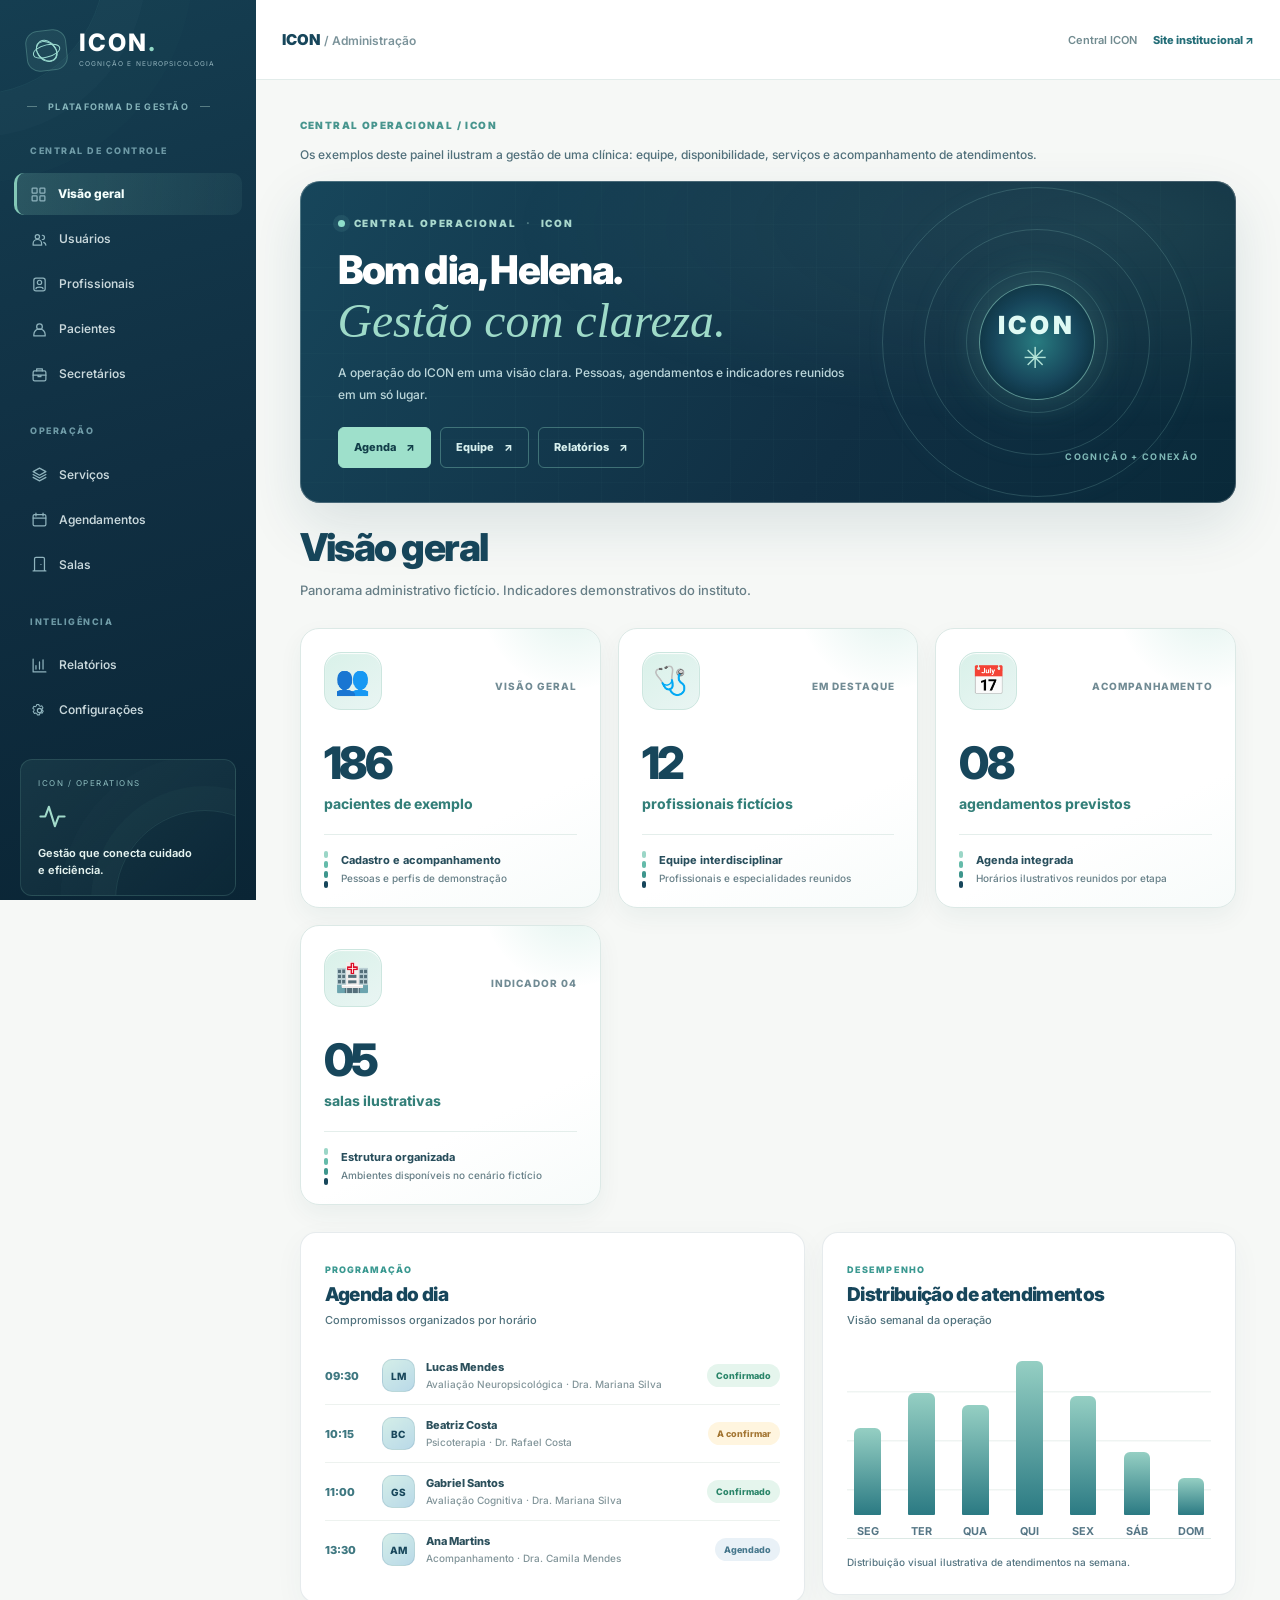
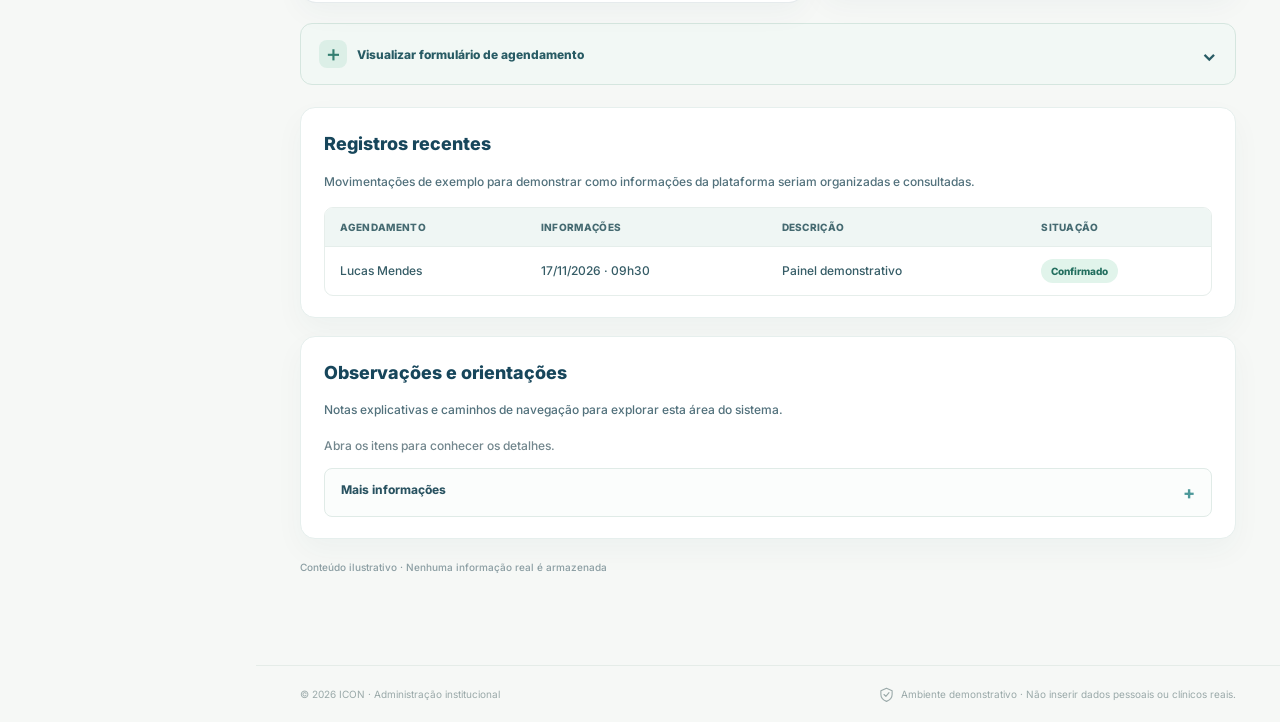
<file: dashboard_administrador.html>
<!doctype html>
<html lang="pt-BR">
<head>
  <meta charset="UTF-8">
  <meta name="viewport" content="width=device-width,initial-scale=1">
  <meta name="theme-color" content="#17465B">
  <meta name="description" content="ICON — painel administrativo demonstrativo de gestão institucional.">
  <title>Gestão institucional | ICON</title>
  <link rel="preconnect" href="https://fonts.googleapis.com">
  <link rel="preconnect" href="https://fonts.gstatic.com" crossorigin>
  <link href="https://fonts.googleapis.com/css2?family=Inter:wght@400;500;600;700;800&display=swap" rel="stylesheet">
  <link rel="stylesheet" href="icon.css?v=20261116-chartfix">
  
</head>
<body class="icon-page-admin icon-dashboard nojs-static">
  <!-- Ícones próprios em SVG: não há dependência de framework de interface. -->
  <svg class="svg-defs" aria-hidden="true" xmlns="http://www.w3.org/2000/svg">
    <symbol id="i-grid" viewBox="0 0 24 24"><rect x="3" y="3" width="7" height="7" rx="1"/><rect x="14" y="3" width="7" height="7" rx="1"/><rect x="3" y="14" width="7" height="7" rx="1"/><rect x="14" y="14" width="7" height="7" rx="1"/></symbol>
    <symbol id="i-users" viewBox="0 0 24 24"><circle cx="9" cy="8" r="3"/><path d="M3 20v-2a6 6 0 0 1 12 0v2H3Zm13-14a3 3 0 0 1 0 6m2 4a5 5 0 0 1 3 4"/></symbol>
    <symbol id="i-badge" viewBox="0 0 24 24"><rect x="4" y="3" width="16" height="18" rx="3"/><circle cx="12" cy="9" r="3"/><path d="M7 18c0-3 10-3 10 0"/></symbol>
    <symbol id="i-user" viewBox="0 0 24 24"><circle cx="12" cy="8" r="4"/><path d="M4 21v-2a8 8 0 0 1 16 0v2H4Z"/></symbol>
    <symbol id="i-briefcase" viewBox="0 0 24 24"><rect x="3" y="7" width="18" height="14" rx="2"/><path d="M8 7V4h8v3M3 13h18m-11 0v2h4v-2"/></symbol>
    <symbol id="i-layers" viewBox="0 0 24 24"><path d="m12 3 9 5-9 5-9-5 9-5Zm-9 9 9 5 9-5M3 16l9 5 9-5"/></symbol>
    <symbol id="i-calendar" viewBox="0 0 24 24"><rect x="3" y="5" width="18" height="16" rx="2"/><path d="M7 3v4m10-4v4M3 10h18"/></symbol>
    <symbol id="i-door" viewBox="0 0 24 24"><path d="M5 21V4a2 2 0 0 1 2-2h10a2 2 0 0 1 2 2v17H5Zm-2 0h18M14 12h.1"/></symbol>
    <symbol id="i-chart" viewBox="0 0 24 24"><path d="M3 3v18h18M7 17v-5m5 5V7m5 10V4"/></symbol>
    <symbol id="i-settings" viewBox="0 0 24 24"><path d="m9.4 3 .7 2.1 2 1 2.2-.9 2 3.3-1.5 1.8.2 2.2 1.9 1.4-1.8 3.4-2.3-.6-1.8 1.3-.5 2.2H7l-.7-2.1-2-1-2.2.9-2-3.3 1.5-1.8-.2-2.2L-.5 9.3 1.3 6l2.3.6 1.8-1.3.5-2.2Z" transform="translate(3 1) scale(.85)"/><circle cx="12" cy="12" r="3"/></symbol>
    <symbol id="i-search" viewBox="0 0 24 24"><circle cx="10.5" cy="10.5" r="7"/><path d="m16 16 5 5"/></symbol>
    <symbol id="i-bell" viewBox="0 0 24 24"><path d="M18 8a6 6 0 0 0-12 0c0 7-3 7-3 9h18c0-2-3-2-3-9m-8 12a2 2 0 0 0 4 0"/></symbol>
    <symbol id="i-plus" viewBox="0 0 24 24"><path d="M12 4v16M4 12h16"/></symbol>
    <symbol id="i-menu" viewBox="0 0 24 24"><path d="M4 7h16M4 12h16M4 17h16"/></symbol>
    <symbol id="i-chevron" viewBox="0 0 24 24"><path d="m9 5 7 7-7 7"/></symbol>
    <symbol id="i-left" viewBox="0 0 24 24"><path d="m15 5-7 7 7 7"/></symbol>
    <symbol id="i-arrow" viewBox="0 0 24 24"><path d="M5 12h14m-6-6 6 6-6 6"/></symbol>
    <symbol id="i-check" viewBox="0 0 24 24"><path d="m5 12 5 5L20 7"/></symbol>
    <symbol id="i-clock" viewBox="0 0 24 24"><circle cx="12" cy="12" r="9"/><path d="M12 6v6l4 2"/></symbol>
    <symbol id="i-alert" viewBox="0 0 24 24"><path d="m12 3 10 18H2L12 3Z"/><path d="M12 9v5m0 3h.01"/></symbol>
    <symbol id="i-x" viewBox="0 0 24 24"><path d="M5 5 19 19M19 5 5 19"/></symbol>
    <symbol id="i-edit" viewBox="0 0 24 24"><path d="m4 16-1 5 5-1L20 8a3 3 0 0 0-4-4L4 16Zm10-10 4 4"/></symbol>
    <symbol id="i-trash" viewBox="0 0 24 24"><path d="M4 7h16M9 7V4h6v3m-9 0 1 14h10l1-14M10 11v6m4-6v6"/></symbol>
    <symbol id="i-filter" viewBox="0 0 24 24"><path d="M3 5h18M7 12h10m-7 7h4"/></symbol>
    <symbol id="i-download" viewBox="0 0 24 24"><path d="M12 3v12m-5-5 5 5 5-5M4 17v4h16v-4"/></symbol>
    <symbol id="i-activity" viewBox="0 0 24 24"><path d="M2 12h4l3-8 5 16 3-8h5"/></symbol>
    <symbol id="i-shield" viewBox="0 0 24 24"><path d="m12 2 9 4v6c0 6-4 9-9 11-5-2-9-5-9-11V6l9-4Z"/><path d="m8 12 3 3 5-6"/></symbol>
    <symbol id="i-info" viewBox="0 0 24 24"><circle cx="12" cy="12" r="9"/><path d="M12 11v6m0-10h.01"/></symbol>
    <symbol id="i-more" viewBox="0 0 24 24"><circle cx="5" cy="12" r="1"/><circle cx="12" cy="12" r="1"/><circle cx="19" cy="12" r="1"/></symbol>
    <symbol id="i-spark" viewBox="0 0 24 24"><path d="m12 2 2.1 7.9L22 12l-7.9 2.1L12 22l-2.1-7.9L2 12l7.9-2.1L12 2Z"/></symbol>
    <symbol id="i-layout" viewBox="0 0 24 24"><rect x="3" y="3" width="18" height="18" rx="2"/><path d="M9 3v18M9 10h12"/></symbol>
  </svg>
  <div class="shell" id="shell">
    <div class="sidebar-overlay" id="sidebar-overlay" hidden></div>
    <aside class="sidebar" id="sidebar" aria-label="Navegação administrativa">
      <a class="brand" href="https://joaopedroalves-alt.github.io/ICON/" aria-label="Voltar ao site institucional ICON"><span class="brand-symbol"><span></span><span></span><span></span></span><span class="brand-word"><strong>ICON<span>.</span></strong><small>COGNIÇÃO E NEUROPSICOLOGIA</small></span></a>
      <div class="side-unit"><i></i> PLATAFORMA DE GESTÃO <i></i></div>
      <nav class="side-menu" id="side-menu" aria-label="Seções do painel">
        <div class="nav-label">CENTRAL DE CONTROLE</div>
        <a class="nav-link" href="#view-overview"><svg><use href="#i-grid"/></svg><span>Visão geral</span></a>
        <a class="nav-link" href="#view-users"><svg><use href="#i-users"/></svg><span>Usuários</span></a>
        <a class="nav-link" href="#view-professionals"><svg><use href="#i-badge"/></svg><span>Profissionais</span></a>
        <a class="nav-link" href="#view-patients"><svg><use href="#i-user"/></svg><span>Pacientes</span></a>
        <a class="nav-link" href="#view-secretaries"><svg><use href="#i-briefcase"/></svg><span>Secretários</span></a>
        <div class="nav-label second">OPERAÇÃO</div>
        <a class="nav-link" href="#view-services"><svg><use href="#i-layers"/></svg><span>Serviços</span></a>
        <a class="nav-link" href="#view-appointments"><svg><use href="#i-calendar"/></svg><span>Agendamentos</span></a>
        <a class="nav-link" href="#view-rooms"><svg><use href="#i-door"/></svg><span>Salas</span></a>
        <div class="nav-label second">INTELIGÊNCIA</div>
        <a class="nav-link" href="#view-reports"><svg><use href="#i-chart"/></svg><span>Relatórios</span></a>
        <a class="nav-link" href="#view-settings"><svg><use href="#i-settings"/></svg><span>Configurações</span></a>
      </nav>
      <div class="side-bottom">
        <div class="side-insight"><span class="insight-small">ICON / OPERATIONS</span><svg><use href="#i-activity"/></svg><strong>Gestão que conecta cuidado e eficiência.</strong><span class="insight-orbit"></span></div>
        <div class="side-foot"><span class="live-dot"></span> CENTRAL ICON <small>v1.0</small></div>
      </div>
    </aside>
    <div class="page-column">
      <header class="topbar academic-static-topbar"><div class="academic-topbar-label">ICON <span>/ Administração</span></div><div class="academic-topbar-right"><span>Central ICON</span><a href="index.html">Site institucional ↗</a></div></header>
      <main class="main-content" id="main-content" tabindex="-1" aria-label="Área central do dashboard"><div class="academic-static-pages"><section class="academic-static-section" id="view-overview" aria-labelledby="heading-overview">
   <div class="academic-eyebrow">CENTRAL OPERACIONAL / ICON</div><p class="icon-section-context">Os exemplos deste painel ilustram a gestão de uma clínica: equipe, disponibilidade, serviços e acompanhamento de atendimentos.</p>
   <div class="visual-hero"><div class="visual-hero-copy"><span class="visual-hero-kicker"><i></i> CENTRAL OPERACIONAL <span>·</span> ICON</span><h2>Bom dia, Helena.<em>Gestão com clareza.</em></h2><p>A operação do ICON em uma visão clara. Pessoas, agendamentos e indicadores reunidos em um só lugar.</p><div class="visual-hero-buttons"><a href="#view-appointments" class="visual-hero-cta primary">Agenda <span aria-hidden="true">↗</span></a><a href="#view-professionals" class="visual-hero-cta ">Equipe <span aria-hidden="true">↗</span></a><a href="#view-reports" class="visual-hero-cta ">Relatórios <span aria-hidden="true">↗</span></a></div></div><div class="visual-hero-art" aria-hidden="true"><span class="visual-ring r1"></span><span class="visual-ring r2"></span><span class="visual-ring r3"></span><span class="visual-hero-core">ICON<b>✳</b></span><span class="visual-hero-caption">COGNIÇÃO + CONEXÃO</span></div></div><div class="academic-static-head"><div><h1 id="heading-overview">Visão geral</h1><p>Panorama administrativo fictício. Indicadores demonstrativos do instituto.</p></div></div>
   <div class="academic-stat-grid"><article class="academic-stat visual-metric icon-metric-redesign" aria-label="186 pacientes de exemplo"><div class="visual-metric-top"><span class="visual-metric-icon" aria-hidden="true">👥</span><small>VISÃO GERAL</small></div><div class="icon-metric-main"><strong>186</strong><span class="visual-metric-label">pacientes de exemplo</span></div><div class="icon-metric-footer"><span class="icon-metric-rule" aria-hidden="true"><i></i><i></i><i></i><i></i></span><div class="icon-metric-context"><b>Cadastro e acompanhamento</b><span>Pessoas e perfis de demonstração</span></div></div></article><article class="academic-stat visual-metric icon-metric-redesign" aria-label="12 profissionais fictícios"><div class="visual-metric-top"><span class="visual-metric-icon" aria-hidden="true">🩺</span><small>EM DESTAQUE</small></div><div class="icon-metric-main"><strong>12</strong><span class="visual-metric-label">profissionais fictícios</span></div><div class="icon-metric-footer"><span class="icon-metric-rule" aria-hidden="true"><i></i><i></i><i></i><i></i></span><div class="icon-metric-context"><b>Equipe interdisciplinar</b><span>Profissionais e especialidades reunidos</span></div></div></article><article class="academic-stat visual-metric icon-metric-redesign" aria-label="08 agendamentos previstos"><div class="visual-metric-top"><span class="visual-metric-icon" aria-hidden="true">📅</span><small>ACOMPANHAMENTO</small></div><div class="icon-metric-main"><strong>08</strong><span class="visual-metric-label">agendamentos previstos</span></div><div class="icon-metric-footer"><span class="icon-metric-rule" aria-hidden="true"><i></i><i></i><i></i><i></i></span><div class="icon-metric-context"><b>Agenda integrada</b><span>Horários ilustrativos reunidos por etapa</span></div></div></article><article class="academic-stat visual-metric icon-metric-redesign" aria-label="05 salas ilustrativas"><div class="visual-metric-top"><span class="visual-metric-icon" aria-hidden="true">🏥</span><small>INDICADOR 04</small></div><div class="icon-metric-main"><strong>05</strong><span class="visual-metric-label">salas ilustrativas</span></div><div class="icon-metric-footer"><span class="icon-metric-rule" aria-hidden="true"><i></i><i></i><i></i><i></i></span><div class="icon-metric-context"><b>Estrutura organizada</b><span>Ambientes disponíveis no cenário fictício</span></div></div></article></div>
   <div class="visual-dual-grid"><section class="visual-panel"><div class="visual-panel-head"><div><span class="visual-overline">PROGRAMAÇÃO</span><h3>Agenda do dia</h3><p>Compromissos organizados por horário</p></div></div><div class="visual-appt-list"><div class="visual-appt-row"><span class="visual-time">09:30</span><span class="visual-initials">LM</span><div><strong>Lucas Mendes</strong><small>Avaliação Neuropsicológica · Dra. Mariana Silva</small></div><span class="visual-pill ok">Confirmado</span></div><div class="visual-appt-row"><span class="visual-time">10:15</span><span class="visual-initials">BC</span><div><strong>Beatriz Costa</strong><small>Psicoterapia · Dr. Rafael Costa</small></div><span class="visual-pill warn">A confirmar</span></div><div class="visual-appt-row"><span class="visual-time">11:00</span><span class="visual-initials">GS</span><div><strong>Gabriel Santos</strong><small>Avaliação Cognitiva · Dra. Mariana Silva</small></div><span class="visual-pill ok">Confirmado</span></div><div class="visual-appt-row"><span class="visual-time">13:30</span><span class="visual-initials">AM</span><div><strong>Ana Martins</strong><small>Acompanhamento · Dra. Camila Mendes</small></div><span class="visual-pill info">Agendado</span></div></div></section><section class="visual-panel"><div class="visual-panel-head"><div><span class="visual-overline">DESEMPENHO</span><h3>Distribuição de atendimentos</h3><p>Visão semanal da operação</p></div></div><div class="visual-chart"><div class="visual-chart-guide"></div><div class="visual-chart-item"><div class="visual-chart-bar"><span style="height:52%" aria-label="52% da escala demonstrativa"></span></div><small>SEG</small></div><div class="visual-chart-item"><div class="visual-chart-bar"><span style="height:73%" aria-label="73% da escala demonstrativa"></span></div><small>TER</small></div><div class="visual-chart-item"><div class="visual-chart-bar"><span style="height:66%" aria-label="66% da escala demonstrativa"></span></div><small>QUA</small></div><div class="visual-chart-item"><div class="visual-chart-bar"><span style="height:92%" aria-label="92% da escala demonstrativa"></span></div><small>QUI</small></div><div class="visual-chart-item"><div class="visual-chart-bar"><span style="height:71%" aria-label="71% da escala demonstrativa"></span></div><small>SEX</small></div><div class="visual-chart-item"><div class="visual-chart-bar"><span style="height:38%" aria-label="38% da escala demonstrativa"></span></div><small>SÁB</small></div><div class="visual-chart-item"><div class="visual-chart-bar"><span style="height:22%" aria-label="22% da escala demonstrativa"></span></div><small>DOM</small></div></div><p class="visual-chart-note">Distribuição visual ilustrativa de atendimentos na semana.</p></section></div><details class="visual-detail-form"><summary><span class="visual-detail-icon">＋</span> Visualizar formulário de agendamento <span>⌄</span></summary><div class="visual-form-grid"><label>Paciente de exemplo<input type="text" value="Lucas Mendes" readonly></label><label>Profissional<select><option>Dra. Mariana Silva</option><option>Dr. Rafael Costa</option></select></label><label>Data<input type="date" value="2026-11-17"></label><label>Horário<select><option>09:30</option><option>10:00</option><option>13:30</option></select></label></div><p class="visual-footnote">Prévia visual: este formulário não envia nem grava informações.</p></details>
   <section class="academic-static-card"><h2>Registros recentes</h2><p class="icon-card-explainer">Movimentações de exemplo para demonstrar como informações da plataforma seriam organizadas e consultadas.</p><div class="academic-table-wrap"><table><thead><tr><th>Agendamento</th><th>Informações</th><th>Descrição</th><th>Situação</th></tr></thead><tbody><tr><td>Lucas Mendes</td><td>17/11/2026 · 09h30</td><td>Painel demonstrativo</td><td><span class="academic-status">Confirmado</span></td></tr></tbody></table></div></section>
   <section class="academic-static-card"><h2>Observações e orientações</h2><p class="icon-card-explainer">Notas explicativas e caminhos de navegação para explorar esta área do sistema.</p><p class="academic-help">Abra os itens para conhecer os detalhes.</p><details class="academic-accordion"><summary>Mais informações <span aria-hidden="true">+</span></summary><p>Relatórios, listas e resultados são ilustrativos. Este painel é ilustrativo e não grava alterações.</p></details></section>
   <div class="academic-static-footnote">Conteúdo ilustrativo · Nenhuma informação real é armazenada</div>
  </section>
<section class="academic-static-section" id="view-users" aria-labelledby="heading-users">
   <div class="academic-eyebrow">CENTRAL OPERACIONAL / ICON</div><p class="icon-section-context">Os exemplos deste painel ilustram a gestão de uma clínica: equipe, disponibilidade, serviços e acompanhamento de atendimentos.</p>
   <div class="academic-static-head"><div><h1 id="heading-users">Usuários</h1><p>Perfis de acesso demonstrativos. Contas ilustrativas do projeto.</p></div></div>
   <div class="academic-stat-grid"><article class="academic-stat visual-metric icon-metric-redesign" aria-label="04 perfis de acesso"><div class="visual-metric-top"><span class="visual-metric-icon" aria-hidden="true">◈</span><small>VISÃO GERAL</small></div><div class="icon-metric-main"><strong>04</strong><span class="visual-metric-label">perfis de acesso</span></div><div class="icon-metric-footer"><span class="icon-metric-rule" aria-hidden="true"><i></i><i></i><i></i><i></i></span><div class="icon-metric-context"><b>Painel demonstrativo</b><span>Exemplo visual para explorar esta funcionalidade</span></div></div></article><article class="academic-stat visual-metric icon-metric-redesign" aria-label="00 contas reais"><div class="visual-metric-top"><span class="visual-metric-icon" aria-hidden="true">👥</span><small>EM DESTAQUE</small></div><div class="icon-metric-main"><strong>00</strong><span class="visual-metric-label">contas reais</span></div><div class="icon-metric-footer"><span class="icon-metric-rule" aria-hidden="true"><i></i><i></i><i></i><i></i></span><div class="icon-metric-context"><b>Cadastro e acompanhamento</b><span>Nenhum dado real conectado</span></div></div></article><article class="academic-stat visual-metric icon-metric-redesign" aria-label="Perfis disponíveis Visão de exemplo"><div class="visual-metric-top"><span class="visual-metric-icon" aria-hidden="true">◈</span><small>ACOMPANHAMENTO</small></div><div class="icon-metric-main"><strong>Perfis disponíveis</strong><span class="visual-metric-label">Visão de exemplo</span></div><div class="icon-metric-footer"><span class="icon-metric-rule" aria-hidden="true"><i></i><i></i><i></i><i></i></span><div class="icon-metric-context"><b>Painel demonstrativo</b><span>Exemplo visual para explorar esta funcionalidade</span></div></div></article></div>
   <section class="visual-panel"><div class="visual-panel-head"><div><span class="visual-overline">PAINEL DE CONTROLE</span><h3>Central de informações</h3><p>Perfis e acessos ilustrativos</p></div></div><div class="visual-profile"><div class="visual-profile-head"><span class="visual-profile-avatar">HC</span><div><strong>Helena Costa</strong><span>Administração geral</span></div></div><div class="visual-info-grid"><div><span>Nome</span><strong>Helena Costa</strong></div><div><span>Perfil</span><strong>Administração geral</strong></div><div><span>E-mail demonstrativo</span><strong>helena@icon.test</strong></div><div><span>Unidade</span><strong>ICON · Unidade Central</strong></div></div></div><div class="visual-roster"><article class="visual-person"><div class="visual-avatar">MS</div><div class="visual-person-copy"><strong>Dra. Mariana Silva</strong><span>Neuropsicologia</span><small>CRP 00/001XX</small></div><span class="visual-availability"></span></article><article class="visual-person"><div class="visual-avatar">JO</div><div class="visual-person-copy"><strong>Dr. João Oliveira</strong><span>Neurologia</span><small>CRM 00/002XX</small></div><span class="visual-availability"></span></article><article class="visual-person"><div class="visual-avatar">AS</div><div class="visual-person-copy"><strong>Dra. Ana Souza</strong><span>Psicologia</span><small>CRP 00/003XX</small></div><span class="visual-availability"></span></article><article class="visual-person"><div class="visual-avatar">RC</div><div class="visual-person-copy"><strong>Dr. Rafael Costa</strong><span>Psiquiatria</span><small>CRM 00/004XX</small></div><span class="visual-availability"></span></article></div></section>
   <section class="academic-static-card"><h2>Registros recentes</h2><p class="icon-card-explainer">Movimentações de exemplo para demonstrar como informações da plataforma seriam organizadas e consultadas.</p><div class="academic-table-wrap"><table><thead><tr><th>Perfil</th><th>Informações</th><th>Descrição</th><th>Situação</th></tr></thead><tbody><tr><td>Administrador</td><td>Gestão acadêmica</td><td>Perfis de acesso demonstrativos</td><td><span class="academic-status">Exemplo</span></td></tr></tbody></table></div></section>
   <section class="academic-static-card"><h2>Observações e orientações</h2><p class="icon-card-explainer">Notas explicativas e caminhos de navegação para explorar esta área do sistema.</p><p class="academic-help">Abra os itens para conhecer os detalhes.</p><details class="academic-accordion"><summary>Mais informações <span aria-hidden="true">+</span></summary><p>Os links de cada perfil estão disponíveis no portal da página inicial.</p></details></section>
   <div class="academic-static-footnote">Conteúdo ilustrativo · Nenhuma informação real é armazenada</div>
  </section>
<section class="academic-static-section" id="view-professionals" aria-labelledby="heading-professionals">
   <div class="academic-eyebrow">CENTRAL OPERACIONAL / ICON</div><p class="icon-section-context">Os exemplos deste painel ilustram a gestão de uma clínica: equipe, disponibilidade, serviços e acompanhamento de atendimentos.</p>
   <div class="academic-static-head"><div><h1 id="heading-professionals">Profissionais</h1><p>Equipe fictícia. Especialidades e profissionais do modelo.</p></div></div>
   <div class="academic-stat-grid"><article class="academic-stat visual-metric icon-metric-redesign" aria-label="12 profissionais ilustrativos"><div class="visual-metric-top"><span class="visual-metric-icon" aria-hidden="true">🩺</span><small>VISÃO GERAL</small></div><div class="icon-metric-main"><strong>12</strong><span class="visual-metric-label">profissionais ilustrativos</span></div><div class="icon-metric-footer"><span class="icon-metric-rule" aria-hidden="true"><i></i><i></i><i></i><i></i></span><div class="icon-metric-context"><b>Equipe interdisciplinar</b><span>Profissionais e especialidades reunidos</span></div></div></article><article class="academic-stat visual-metric icon-metric-redesign" aria-label="04 áreas em destaque"><div class="visual-metric-top"><span class="visual-metric-icon" aria-hidden="true">✳</span><small>EM DESTAQUE</small></div><div class="icon-metric-main"><strong>04</strong><span class="visual-metric-label">áreas em destaque</span></div><div class="icon-metric-footer"><span class="icon-metric-rule" aria-hidden="true"><i></i><i></i><i></i><i></i></span><div class="icon-metric-context"><b>Áreas de cuidado</b><span>Visão simplificada do catálogo de atendimento</span></div></div></article></div>
   <section class="visual-panel"><div class="visual-panel-head"><div><span class="visual-overline">PAINEL DE CONTROLE</span><h3>Central de informações</h3><p>Especialidades e equipe</p></div></div><div class="visual-roster"><article class="visual-person"><div class="visual-avatar">MS</div><div class="visual-person-copy"><strong>Dra. Mariana Silva</strong><span>Neuropsicologia</span><small>CRP 00/001XX</small></div><span class="visual-availability"></span></article><article class="visual-person"><div class="visual-avatar">JO</div><div class="visual-person-copy"><strong>Dr. João Oliveira</strong><span>Neurologia</span><small>CRM 00/002XX</small></div><span class="visual-availability"></span></article><article class="visual-person"><div class="visual-avatar">AS</div><div class="visual-person-copy"><strong>Dra. Ana Souza</strong><span>Psicologia</span><small>CRP 00/003XX</small></div><span class="visual-availability"></span></article><article class="visual-person"><div class="visual-avatar">RC</div><div class="visual-person-copy"><strong>Dr. Rafael Costa</strong><span>Psiquiatria</span><small>CRM 00/004XX</small></div><span class="visual-availability"></span></article><article class="visual-person"><div class="visual-avatar">CM</div><div class="visual-person-copy"><strong>Dra. Camila Mendes</strong><span>Neuropsicologia</span><small>CRP 00/005XX</small></div><span class="visual-availability"></span></article><article class="visual-person"><div class="visual-avatar">LF</div><div class="visual-person-copy"><strong>Lucas Ferreira</strong><span>Psicologia</span><small>CRP 00/006XX</small></div><span class="visual-availability"></span></article></div></section>
   <section class="academic-static-card"><h2>Registros recentes</h2><p class="icon-card-explainer">Movimentações de exemplo para demonstrar como informações da plataforma seriam organizadas e consultadas.</p><div class="academic-table-wrap"><table><thead><tr><th>Profissional</th><th>Informações</th><th>Descrição</th><th>Situação</th></tr></thead><tbody><tr><td>Mariana Silva</td><td>Neuropsicologia</td><td>Equipe fictícia</td><td><span class="academic-status">Fictício</span></td></tr></tbody></table></div></section>
   <section class="academic-static-card"><h2>Observações e orientações</h2><p class="icon-card-explainer">Notas explicativas e caminhos de navegação para explorar esta área do sistema.</p><p class="academic-help">Abra os itens para conhecer os detalhes.</p><details class="academic-accordion"><summary>Mais informações <span aria-hidden="true">+</span></summary><p>João Oliveira — Neurologia.</p></details><details class="academic-accordion"><summary>Detalhe 2 <span aria-hidden="true">+</span></summary><p>Ana Souza — Psicologia clínica.</p></details><details class="academic-accordion"><summary>Detalhe 3 <span aria-hidden="true">+</span></summary><p>Rafael Costa — Psiquiatria.</p></details></section>
   <div class="academic-static-footnote">Conteúdo ilustrativo · Nenhuma informação real é armazenada</div>
  </section>
<section class="academic-static-section" id="view-patients" aria-labelledby="heading-patients">
   <div class="academic-eyebrow">CENTRAL OPERACIONAL / ICON</div><p class="icon-section-context">Os exemplos deste painel ilustram a gestão de uma clínica: equipe, disponibilidade, serviços e acompanhamento de atendimentos.</p>
   <div class="academic-static-head"><div><h1 id="heading-patients">Pacientes</h1><p>Cadastros de exemplo. Pessoas e dados inteiramente inventados.</p></div></div>
   <div class="academic-stat-grid"><article class="academic-stat visual-metric icon-metric-redesign" aria-label="186 registros fictícios"><div class="visual-metric-top"><span class="visual-metric-icon" aria-hidden="true">◈</span><small>VISÃO GERAL</small></div><div class="icon-metric-main"><strong>186</strong><span class="visual-metric-label">registros fictícios</span></div><div class="icon-metric-footer"><span class="icon-metric-rule" aria-hidden="true"><i></i><i></i><i></i><i></i></span><div class="icon-metric-context"><b>Painel demonstrativo</b><span>Exemplo visual para explorar esta funcionalidade</span></div></div></article><article class="academic-stat visual-metric icon-metric-redesign" aria-label="00 prontuários reais"><div class="visual-metric-top"><span class="visual-metric-icon" aria-hidden="true">📋</span><small>EM DESTAQUE</small></div><div class="icon-metric-main"><strong>00</strong><span class="visual-metric-label">prontuários reais</span></div><div class="icon-metric-footer"><span class="icon-metric-rule" aria-hidden="true"><i></i><i></i><i></i><i></i></span><div class="icon-metric-context"><b>Organização clínica</b><span>Nenhum dado real conectado</span></div></div></article></div>
   <section class="visual-panel"><div class="visual-panel-head"><div><span class="visual-overline">PAINEL DE CONTROLE</span><h3>Pessoas em acompanhamento</h3><p>Registros fictícios em acompanhamento</p></div></div><div class="visual-roster"><article class="visual-person"><div class="visual-avatar">LM</div><div class="visual-person-copy"><strong>Lucas Mendes</strong><span>Avaliação neuropsicológica</span></div><span class="visual-pill info">Acompanhamento</span></article><article class="visual-person"><div class="visual-avatar">BC</div><div class="visual-person-copy"><strong>Beatriz Costa</strong><span>Psicoterapia</span></div><span class="visual-pill info">Acompanhamento</span></article><article class="visual-person"><div class="visual-avatar">GS</div><div class="visual-person-copy"><strong>Gabriel Santos</strong><span>Avaliação cognitiva</span></div><span class="visual-pill info">Em avaliação</span></article><article class="visual-person"><div class="visual-avatar">AM</div><div class="visual-person-copy"><strong>Ana Martins</strong><span>Acompanhamento</span></div><span class="visual-pill ok">Ativo</span></article><article class="visual-person"><div class="visual-avatar">PA</div><div class="visual-person-copy"><strong>Pedro Almeida</strong><span>Avaliação neuropsicológica</span></div><span class="visual-pill ok">Concluído</span></article></div><details class="visual-detail-form"><summary><span class="visual-detail-icon">＋</span> Visualizar formulário de agendamento <span>⌄</span></summary><div class="visual-form-grid"><label>Paciente de exemplo<input type="text" value="Lucas Mendes" readonly></label><label>Profissional<select><option>Dra. Mariana Silva</option><option>Dr. Rafael Costa</option></select></label><label>Data<input type="date" value="2026-11-17"></label><label>Horário<select><option>09:30</option><option>10:00</option><option>13:30</option></select></label></div><p class="visual-footnote">Prévia visual: este formulário não envia nem grava informações.</p></details></section>
   <section class="academic-static-card"><h2>Registros recentes</h2><p class="icon-card-explainer">Movimentações de exemplo para demonstrar como informações da plataforma seriam organizadas e consultadas.</p><div class="academic-table-wrap"><table><thead><tr><th>Paciente</th><th>Informações</th><th>Descrição</th><th>Situação</th></tr></thead><tbody><tr><td>Lucas Mendes</td><td>ID ilustrativo: PAC-0001</td><td>Cadastros de exemplo</td><td><span class="academic-status">Exemplo</span></td></tr></tbody></table></div></section>
   <section class="academic-static-card"><h2>Observações e orientações</h2><p class="icon-card-explainer">Notas explicativas e caminhos de navegação para explorar esta área do sistema.</p><p class="academic-help">Abra os itens para conhecer os detalhes.</p><details class="academic-accordion"><summary>Mais informações <span aria-hidden="true">+</span></summary><p>Este painel não deve ser utilizado para registrar informações pessoais ou de saúde.</p></details></section>
   <div class="academic-static-footnote">Conteúdo ilustrativo · Nenhuma informação real é armazenada</div>
  </section>
<section class="academic-static-section" id="view-secretaries" aria-labelledby="heading-secretaries">
   <div class="academic-eyebrow">CENTRAL OPERACIONAL / ICON</div><p class="icon-section-context">Os exemplos deste painel ilustram a gestão de uma clínica: equipe, disponibilidade, serviços e acompanhamento de atendimentos.</p>
   <div class="academic-static-head"><div><h1 id="heading-secretaries">Secretários</h1><p>Equipe operacional. Pessoas ilustrativas da área administrativa.</p></div></div>
   <div class="academic-stat-grid"><article class="academic-stat visual-metric icon-metric-redesign" aria-label="04 secretários de exemplo"><div class="visual-metric-top"><span class="visual-metric-icon" aria-hidden="true">◈</span><small>VISÃO GERAL</small></div><div class="icon-metric-main"><strong>04</strong><span class="visual-metric-label">secretários de exemplo</span></div><div class="icon-metric-footer"><span class="icon-metric-rule" aria-hidden="true"><i></i><i></i><i></i><i></i></span><div class="icon-metric-context"><b>Painel demonstrativo</b><span>Exemplo visual para explorar esta funcionalidade</span></div></div></article></div>
   <section class="visual-panel"><div class="visual-panel-head"><div><span class="visual-overline">PAINEL DE CONTROLE</span><h3>Central de informações</h3><p>Perfis e acessos ilustrativos</p></div></div><div class="visual-profile"><div class="visual-profile-head"><span class="visual-profile-avatar">HC</span><div><strong>Helena Costa</strong><span>Administração geral</span></div></div><div class="visual-info-grid"><div><span>Nome</span><strong>Helena Costa</strong></div><div><span>Perfil</span><strong>Administração geral</strong></div><div><span>E-mail demonstrativo</span><strong>helena@icon.test</strong></div><div><span>Unidade</span><strong>ICON · Unidade Central</strong></div></div></div><div class="visual-roster"><article class="visual-person"><div class="visual-avatar">MS</div><div class="visual-person-copy"><strong>Dra. Mariana Silva</strong><span>Neuropsicologia</span><small>CRP 00/001XX</small></div><span class="visual-availability"></span></article><article class="visual-person"><div class="visual-avatar">JO</div><div class="visual-person-copy"><strong>Dr. João Oliveira</strong><span>Neurologia</span><small>CRM 00/002XX</small></div><span class="visual-availability"></span></article><article class="visual-person"><div class="visual-avatar">AS</div><div class="visual-person-copy"><strong>Dra. Ana Souza</strong><span>Psicologia</span><small>CRP 00/003XX</small></div><span class="visual-availability"></span></article><article class="visual-person"><div class="visual-avatar">RC</div><div class="visual-person-copy"><strong>Dr. Rafael Costa</strong><span>Psiquiatria</span><small>CRM 00/004XX</small></div><span class="visual-availability"></span></article></div></section>
   <section class="academic-static-card"><h2>Registros recentes</h2><p class="icon-card-explainer">Movimentações de exemplo para demonstrar como informações da plataforma seriam organizadas e consultadas.</p><div class="academic-table-wrap"><table><thead><tr><th>Secretaria</th><th>Informações</th><th>Descrição</th><th>Situação</th></tr></thead><tbody><tr><td>Marina Ferreira</td><td>Atendimento e organização</td><td>Equipe operacional</td><td><span class="academic-status">Exemplo</span></td></tr></tbody></table></div></section>
   <section class="academic-static-card"><h2>Observações e orientações</h2><p class="icon-card-explainer">Notas explicativas e caminhos de navegação para explorar esta área do sistema.</p><p class="academic-help">Abra os itens para conhecer os detalhes.</p><details class="academic-accordion"><summary>Mais informações <span aria-hidden="true">+</span></summary><p>Agendamentos e mensagens não são compartilhados entre computadores.</p></details></section>
   <div class="academic-static-footnote">Conteúdo ilustrativo · Nenhuma informação real é armazenada</div>
  </section>
<section class="academic-static-section" id="view-services" aria-labelledby="heading-services">
   <div class="academic-eyebrow">CENTRAL OPERACIONAL / ICON</div><p class="icon-section-context">Os exemplos deste painel ilustram a gestão de uma clínica: equipe, disponibilidade, serviços e acompanhamento de atendimentos.</p>
   <div class="academic-static-head"><div><h1 id="heading-services">Serviços</h1><p>Catálogo ilustrativo. Exemplos de serviços, sem oferta clínica.</p></div></div>
   <div class="academic-stat-grid"><article class="academic-stat visual-metric icon-metric-redesign" aria-label="06 serviços ilustrativos"><div class="visual-metric-top"><span class="visual-metric-icon" aria-hidden="true">✳</span><small>VISÃO GERAL</small></div><div class="icon-metric-main"><strong>06</strong><span class="visual-metric-label">serviços ilustrativos</span></div><div class="icon-metric-footer"><span class="icon-metric-rule" aria-hidden="true"><i></i><i></i><i></i><i></i></span><div class="icon-metric-context"><b>Áreas de cuidado</b><span>Visão simplificada do catálogo de atendimento</span></div></div></article></div>
   <section class="visual-panel"><div class="visual-panel-head"><div><span class="visual-overline">PAINEL DE CONTROLE</span><h3>Central de informações</h3><p>Catálogo de serviços e avaliações</p></div></div><div class="visual-file-grid"><article class="visual-file"><div class="visual-file-icon">▤</div><div><small>Avaliação · 12 NOV 2026</small><strong>Resumo de avaliação</strong><span>Disponível · Exemplo</span></div></article><article class="visual-file"><div class="visual-file-icon">▤</div><div><small>Orientações · 10 NOV 2026</small><strong>Guia de preparação</strong><span>Disponível · Exemplo</span></div></article><article class="visual-file"><div class="visual-file-icon">▤</div><div><small>Formulário · 07 NOV 2026</small><strong>Ficha de acompanhamento</strong><span>Em revisão · Exemplo</span></div></article><article class="visual-file"><div class="visual-file-icon">▤</div><div><small>Relatório · 05 NOV 2026</small><strong>Registro de evolução</strong><span>Disponível · Exemplo</span></div></article></div><div class="visual-roster"><article class="visual-person"><div class="visual-avatar">MS</div><div class="visual-person-copy"><strong>Dra. Mariana Silva</strong><span>Neuropsicologia</span><small>CRP 00/001XX</small></div><span class="visual-availability"></span></article><article class="visual-person"><div class="visual-avatar">JO</div><div class="visual-person-copy"><strong>Dr. João Oliveira</strong><span>Neurologia</span><small>CRM 00/002XX</small></div><span class="visual-availability"></span></article><article class="visual-person"><div class="visual-avatar">AS</div><div class="visual-person-copy"><strong>Dra. Ana Souza</strong><span>Psicologia</span><small>CRP 00/003XX</small></div><span class="visual-availability"></span></article></div></section>
   <section class="academic-static-card"><h2>Registros recentes</h2><p class="icon-card-explainer">Movimentações de exemplo para demonstrar como informações da plataforma seriam organizadas e consultadas.</p><div class="academic-table-wrap"><table><thead><tr><th>Serviço</th><th>Informações</th><th>Descrição</th><th>Situação</th></tr></thead><tbody><tr><td>Avaliação Neuropsicológica</td><td>Investigação de funções cognitivas</td><td>Catálogo ilustrativo</td><td><span class="academic-status">Exemplo</span></td></tr></tbody></table></div></section>
   <section class="academic-static-card"><h2>Observações e orientações</h2><p class="icon-card-explainer">Notas explicativas e caminhos de navegação para explorar esta área do sistema.</p><p class="academic-help">Abra os itens para conhecer os detalhes.</p><details class="academic-accordion"><summary>Mais informações <span aria-hidden="true">+</span></summary><p>Psicoterapia — acompanhamento psicológico ilustrativo.</p></details><details class="academic-accordion"><summary>Detalhe 2 <span aria-hidden="true">+</span></summary><p>Avaliação Cognitiva — memória, atenção e raciocínio.</p></details><details class="academic-accordion"><summary>Detalhe 3 <span aria-hidden="true">+</span></summary><p>Reabilitação Cognitiva — estratégias de estimulação.</p></details></section>
   <div class="academic-static-footnote">Conteúdo ilustrativo · Nenhuma informação real é armazenada</div>
  </section>
<section class="academic-static-section" id="view-appointments" aria-labelledby="heading-appointments">
   <div class="academic-eyebrow">CENTRAL OPERACIONAL / ICON</div><p class="icon-section-context">Os exemplos deste painel ilustram a gestão de uma clínica: equipe, disponibilidade, serviços e acompanhamento de atendimentos.</p>
   <div class="academic-static-head"><div><h1 id="heading-appointments">Agendamentos</h1><p>Agenda demonstrativa. Horários criados apenas para apresentar a interface.</p></div></div>
   <div class="academic-stat-grid"><article class="academic-stat visual-metric icon-metric-redesign" aria-label="08 compromissos simulados"><div class="visual-metric-top"><span class="visual-metric-icon" aria-hidden="true">◈</span><small>VISÃO GERAL</small></div><div class="icon-metric-main"><strong>08</strong><span class="visual-metric-label">compromissos simulados</span></div><div class="icon-metric-footer"><span class="icon-metric-rule" aria-hidden="true"><i></i><i></i><i></i><i></i></span><div class="icon-metric-context"><b>Painel demonstrativo</b><span>Exemplo visual para explorar esta funcionalidade</span></div></div></article></div>
   <section class="visual-panel"><div class="visual-panel-head"><div><span class="visual-overline">PAINEL DE CONTROLE</span><h3>Central de informações</h3><p>Calendário semanal e lista de compromissos</p></div></div><div class="visual-week-grid"><div class="visual-week-day"><span>Segunda</span><strong>17</strong><small>NOV</small><div class="visual-week-chip selected">09:30</div><div class="visual-week-chip subtle">13:30</div></div><div class="visual-week-day"><span>Terça</span><strong>18</strong><small>NOV</small><div class="visual-week-chip ">10:00</div><div class="visual-week-chip subtle">Livre</div></div><div class="visual-week-day"><span>Quarta</span><strong>19</strong><small>NOV</small><div class="visual-week-chip ">14:15</div><div class="visual-week-chip subtle">Livre</div></div><div class="visual-week-day"><span>Quinta</span><strong>20</strong><small>NOV</small><div class="visual-week-chip ">—</div><div class="visual-week-chip subtle">11:00</div></div><div class="visual-week-day"><span>Sexta</span><strong>21</strong><small>NOV</small><div class="visual-week-chip ">—</div><div class="visual-week-chip subtle">Livre</div></div></div><div class="visual-appt-list"><div class="visual-appt-row"><span class="visual-time">09:30</span><span class="visual-initials">LM</span><div><strong>Lucas Mendes</strong><small>Avaliação Neuropsicológica · Dra. Mariana Silva</small></div><span class="visual-pill ok">Confirmado</span></div><div class="visual-appt-row"><span class="visual-time">10:15</span><span class="visual-initials">BC</span><div><strong>Beatriz Costa</strong><small>Psicoterapia · Dr. Rafael Costa</small></div><span class="visual-pill warn">A confirmar</span></div><div class="visual-appt-row"><span class="visual-time">11:00</span><span class="visual-initials">GS</span><div><strong>Gabriel Santos</strong><small>Avaliação Cognitiva · Dra. Mariana Silva</small></div><span class="visual-pill ok">Confirmado</span></div><div class="visual-appt-row"><span class="visual-time">13:30</span><span class="visual-initials">AM</span><div><strong>Ana Martins</strong><small>Acompanhamento · Dra. Camila Mendes</small></div><span class="visual-pill info">Agendado</span></div><div class="visual-appt-row"><span class="visual-time">14:15</span><span class="visual-initials">PA</span><div><strong>Pedro Almeida</strong><small>Avaliação Neuropsicológica · Dra. Mariana Silva</small></div><span class="visual-pill ok">Concluído</span></div></div><details class="visual-detail-form"><summary><span class="visual-detail-icon">＋</span> Visualizar formulário de agendamento <span>⌄</span></summary><div class="visual-form-grid"><label>Paciente de exemplo<input type="text" value="Lucas Mendes" readonly></label><label>Profissional<select><option>Dra. Mariana Silva</option><option>Dr. Rafael Costa</option></select></label><label>Data<input type="date" value="2026-11-17"></label><label>Horário<select><option>09:30</option><option>10:00</option><option>13:30</option></select></label></div><p class="visual-footnote">Prévia visual: este formulário não envia nem grava informações.</p></details></section>
   <section class="academic-static-card"><h2>Registros recentes</h2><p class="icon-card-explainer">Movimentações de exemplo para demonstrar como informações da plataforma seriam organizadas e consultadas.</p><div class="academic-table-wrap"><table><thead><tr><th>17/11/2026</th><th>Informações</th><th>Descrição</th><th>Situação</th></tr></thead><tbody><tr><td>09h30 · Lucas Mendes</td><td>Avaliação Neuropsicológica</td><td>Agenda demonstrativa</td><td><span class="academic-status">Confirmado</span></td></tr></tbody></table></div></section>
   <section class="academic-static-card"><h2>Observações e orientações</h2><p class="icon-card-explainer">Notas explicativas e caminhos de navegação para explorar esta área do sistema.</p><p class="academic-help">Abra os itens para conhecer os detalhes.</p><details class="academic-accordion"><summary>Mais informações <span aria-hidden="true">+</span></summary><p>Os horários não são reservados em um sistema real.</p></details></section>
   <div class="academic-static-footnote">Conteúdo ilustrativo · Nenhuma informação real é armazenada</div>
  </section>
<section class="academic-static-section" id="view-rooms" aria-labelledby="heading-rooms">
   <div class="academic-eyebrow">CENTRAL OPERACIONAL / ICON</div><p class="icon-section-context">Os exemplos deste painel ilustram a gestão de uma clínica: equipe, disponibilidade, serviços e acompanhamento de atendimentos.</p>
   <div class="academic-static-head"><div><h1 id="heading-rooms">Salas</h1><p>Ambientes ilustrativos. Espaços para demonstração da organização.</p></div></div>
   <div class="academic-stat-grid"><article class="academic-stat visual-metric icon-metric-redesign" aria-label="05 salas fictícias"><div class="visual-metric-top"><span class="visual-metric-icon" aria-hidden="true">🏥</span><small>VISÃO GERAL</small></div><div class="icon-metric-main"><strong>05</strong><span class="visual-metric-label">salas fictícias</span></div><div class="icon-metric-footer"><span class="icon-metric-rule" aria-hidden="true"><i></i><i></i><i></i><i></i></span><div class="icon-metric-context"><b>Estrutura organizada</b><span>Ambientes disponíveis no cenário fictício</span></div></div></article></div>
   <section class="visual-panel"><div class="visual-panel-head"><div><span class="visual-overline">PAINEL DE CONTROLE</span><h3>Mapa de ambientes</h3><p>Ambientes e disponibilidade</p></div></div><div class="visual-room-grid"><article class="visual-room"><span class="visual-room-symbol">⌂</span><small>AMBIENTE 01</small><strong>Consultório 01</strong><span class="visual-pill info">Disponível</span></article><article class="visual-room"><span class="visual-room-symbol">⌂</span><small>AMBIENTE 02</small><strong>Consultório 02</strong><span class="visual-pill info">Em uso</span></article><article class="visual-room"><span class="visual-room-symbol">⌂</span><small>AMBIENTE 03</small><strong>Sala Cognitiva</strong><span class="visual-pill info">Disponível</span></article><article class="visual-room"><span class="visual-room-symbol">⌂</span><small>AMBIENTE 04</small><strong>Sala Multidisciplinar</strong><span class="visual-pill info">Disponível</span></article><article class="visual-room"><span class="visual-room-symbol">⌂</span><small>AMBIENTE 05</small><strong>Sala de Avaliação</strong><span class="visual-pill info">Reservada</span></article></div><div class="visual-week-grid"><div class="visual-week-day"><span>Segunda</span><strong>17</strong><small>NOV</small><div class="visual-week-chip selected">09:30</div><div class="visual-week-chip subtle">13:30</div></div><div class="visual-week-day"><span>Terça</span><strong>18</strong><small>NOV</small><div class="visual-week-chip ">10:00</div><div class="visual-week-chip subtle">Livre</div></div><div class="visual-week-day"><span>Quarta</span><strong>19</strong><small>NOV</small><div class="visual-week-chip ">14:15</div><div class="visual-week-chip subtle">Livre</div></div><div class="visual-week-day"><span>Quinta</span><strong>20</strong><small>NOV</small><div class="visual-week-chip ">—</div><div class="visual-week-chip subtle">11:00</div></div><div class="visual-week-day"><span>Sexta</span><strong>21</strong><small>NOV</small><div class="visual-week-chip ">—</div><div class="visual-week-chip subtle">Livre</div></div></div></section>
   <section class="academic-static-card"><h2>Registros recentes</h2><p class="icon-card-explainer">Movimentações de exemplo para demonstrar como informações da plataforma seriam organizadas e consultadas.</p><div class="academic-table-wrap"><table><thead><tr><th>Sala 01</th><th>Informações</th><th>Descrição</th><th>Situação</th></tr></thead><tbody><tr><td>Consultório de exemplo</td><td>Disponível</td><td>Ambientes ilustrativos</td><td><span class="academic-status">Fictícia</span></td></tr></tbody></table></div></section>
   <section class="academic-static-card"><h2>Observações e orientações</h2><p class="icon-card-explainer">Notas explicativas e caminhos de navegação para explorar esta área do sistema.</p><p class="academic-help">Abra os itens para conhecer os detalhes.</p><details class="academic-accordion"><summary>Mais informações <span aria-hidden="true">+</span></summary><p>Sala 02 — consultório.</p></details><details class="academic-accordion"><summary>Detalhe 2 <span aria-hidden="true">+</span></summary><p>Sala 03 — avaliação.</p></details><details class="academic-accordion"><summary>Detalhe 3 <span aria-hidden="true">+</span></summary><p>Sala 04 — atividades multidisciplinares.</p></details></section>
   <div class="academic-static-footnote">Conteúdo ilustrativo · Nenhuma informação real é armazenada</div>
  </section>
<section class="academic-static-section" id="view-reports" aria-labelledby="heading-reports">
   <div class="academic-eyebrow">CENTRAL OPERACIONAL / ICON</div><p class="icon-section-context">Os exemplos deste painel ilustram a gestão de uma clínica: equipe, disponibilidade, serviços e acompanhamento de atendimentos.</p>
   <div class="academic-static-head"><div><h1 id="heading-reports">Relatórios</h1><p>Resumo acadêmico. Exemplo de relatório de acompanhamento.</p></div></div>
   <div class="academic-stat-grid"><article class="academic-stat visual-metric icon-metric-redesign" aria-label="04 dashboards estáticos"><div class="visual-metric-top"><span class="visual-metric-icon" aria-hidden="true">◈</span><small>VISÃO GERAL</small></div><div class="icon-metric-main"><strong>04</strong><span class="visual-metric-label">dashboards estáticos</span></div><div class="icon-metric-footer"><span class="icon-metric-rule" aria-hidden="true"><i></i><i></i><i></i><i></i></span><div class="icon-metric-context"><b>Painel demonstrativo</b><span>Exemplo visual para explorar esta funcionalidade</span></div></div></article><article class="academic-stat visual-metric icon-metric-redesign" aria-label="01 CSS unificado"><div class="visual-metric-top"><span class="visual-metric-icon" aria-hidden="true">◈</span><small>EM DESTAQUE</small></div><div class="icon-metric-main"><strong>01</strong><span class="visual-metric-label">CSS unificado</span></div><div class="icon-metric-footer"><span class="icon-metric-rule" aria-hidden="true"><i></i><i></i><i></i><i></i></span><div class="icon-metric-context"><b>Painel demonstrativo</b><span>Exemplo visual para explorar esta funcionalidade</span></div></div></article></div>
   <section class="visual-panel"><div class="visual-panel-head"><div><span class="visual-overline">PAINEL DE CONTROLE</span><h3>Resultados e indicadores</h3><p>Indicadores e relatórios</p></div></div><div class="visual-chart"><div class="visual-chart-guide"></div><div class="visual-chart-item"><div class="visual-chart-bar"><span style="height:52%" aria-label="52% da escala demonstrativa"></span></div><small>SEG</small></div><div class="visual-chart-item"><div class="visual-chart-bar"><span style="height:73%" aria-label="73% da escala demonstrativa"></span></div><small>TER</small></div><div class="visual-chart-item"><div class="visual-chart-bar"><span style="height:66%" aria-label="66% da escala demonstrativa"></span></div><small>QUA</small></div><div class="visual-chart-item"><div class="visual-chart-bar"><span style="height:92%" aria-label="92% da escala demonstrativa"></span></div><small>QUI</small></div><div class="visual-chart-item"><div class="visual-chart-bar"><span style="height:71%" aria-label="71% da escala demonstrativa"></span></div><small>SEX</small></div><div class="visual-chart-item"><div class="visual-chart-bar"><span style="height:38%" aria-label="38% da escala demonstrativa"></span></div><small>SÁB</small></div><div class="visual-chart-item"><div class="visual-chart-bar"><span style="height:22%" aria-label="22% da escala demonstrativa"></span></div><small>DOM</small></div></div><p class="visual-chart-note">Distribuição visual ilustrativa de atendimentos na semana.</p><div class="visual-file-grid"><article class="visual-file"><div class="visual-file-icon">▤</div><div><small>Avaliação · 12 NOV 2026</small><strong>Resumo de avaliação</strong><span>Disponível · Exemplo</span></div></article><article class="visual-file"><div class="visual-file-icon">▤</div><div><small>Orientações · 10 NOV 2026</small><strong>Guia de preparação</strong><span>Disponível · Exemplo</span></div></article><article class="visual-file"><div class="visual-file-icon">▤</div><div><small>Formulário · 07 NOV 2026</small><strong>Ficha de acompanhamento</strong><span>Em revisão · Exemplo</span></div></article><article class="visual-file"><div class="visual-file-icon">▤</div><div><small>Relatório · 05 NOV 2026</small><strong>Registro de evolução</strong><span>Disponível · Exemplo</span></div></article></div></section>
   <section class="academic-static-card"><h2>Registros recentes</h2><p class="icon-card-explainer">Movimentações de exemplo para demonstrar como informações da plataforma seriam organizadas e consultadas.</p><div class="academic-table-wrap"><table><thead><tr><th>Relatório</th><th>Informações</th><th>Descrição</th><th>Situação</th></tr></thead><tbody><tr><td>Resumo semanal</td><td>Dados inventados</td><td>Resumo acadêmico</td><td><span class="academic-status">Demonstração</span></td></tr></tbody></table></div></section>
   <section class="academic-static-card"><h2>Observações e orientações</h2><p class="icon-card-explainer">Notas explicativas e caminhos de navegação para explorar esta área do sistema.</p><p class="academic-help">Abra os itens para conhecer os detalhes.</p><details class="academic-accordion"><summary>Mais informações <span aria-hidden="true">+</span></summary><p>O gráfico de barras abaixo é apenas visual.</p></details><details class="academic-accordion"><summary>Detalhe 2 <span aria-hidden="true">+</span></summary><p>Nenhuma análise é feita automaticamente.</p></details></section>
   <div class="academic-static-footnote">Conteúdo ilustrativo · Nenhuma informação real é armazenada</div>
  </section>
<section class="academic-static-section" id="view-settings" aria-labelledby="heading-settings">
   <div class="academic-eyebrow">CENTRAL OPERACIONAL / ICON</div><p class="icon-section-context">Os exemplos deste painel ilustram a gestão de uma clínica: equipe, disponibilidade, serviços e acompanhamento de atendimentos.</p>
   <div class="academic-static-head"><div><h1 id="heading-settings">Configurações</h1><p>Sobre a demonstração. Limites desta versão escolar.</p></div></div>
   <div class="academic-stat-grid"><article class="academic-stat visual-metric icon-metric-redesign" aria-label="ICON Visão de exemplo"><div class="visual-metric-top"><span class="visual-metric-icon" aria-hidden="true">◈</span><small>VISÃO GERAL</small></div><div class="icon-metric-main"><strong>ICON</strong><span class="visual-metric-label">Visão de exemplo</span></div><div class="icon-metric-footer"><span class="icon-metric-rule" aria-hidden="true"><i></i><i></i><i></i><i></i></span><div class="icon-metric-context"><b>Painel demonstrativo</b><span>Exemplo visual para explorar esta funcionalidade</span></div></div></article><article class="academic-stat visual-metric icon-metric-redesign" aria-label="JavaScript apenas no cérebro 3D Visão de exemplo"><div class="visual-metric-top"><span class="visual-metric-icon" aria-hidden="true">◈</span><small>EM DESTAQUE</small></div><div class="icon-metric-main"><strong>JavaScript apenas no cérebro 3D</strong><span class="visual-metric-label">Visão de exemplo</span></div><div class="icon-metric-footer"><span class="icon-metric-rule" aria-hidden="true"><i></i><i></i><i></i><i></i></span><div class="icon-metric-context"><b>Painel demonstrativo</b><span>Exemplo visual para explorar esta funcionalidade</span></div></div></article></div>
   <section class="visual-panel"><div class="visual-panel-head"><div><span class="visual-overline">PAINEL DE CONTROLE</span><h3>Informações do perfil</h3><p>Detalhes e informações do perfil</p></div></div><div class="visual-profile"><div class="visual-profile-head"><span class="visual-profile-avatar">HC</span><div><strong>Helena Costa</strong><span>Administração geral</span></div></div><div class="visual-info-grid"><div><span>Nome</span><strong>Helena Costa</strong></div><div><span>Perfil</span><strong>Administração geral</strong></div><div><span>E-mail demonstrativo</span><strong>helena@icon.test</strong></div><div><span>Unidade</span><strong>ICON · Unidade Central</strong></div></div></div><details class="visual-detail-form"><summary><span class="visual-detail-icon">＋</span> Visualizar formulário de agendamento <span>⌄</span></summary><div class="visual-form-grid"><label>Paciente de exemplo<input type="text" value="Lucas Mendes" readonly></label><label>Profissional<select><option>Dra. Mariana Silva</option><option>Dr. Rafael Costa</option></select></label><label>Data<input type="date" value="2026-11-17"></label><label>Horário<select><option>09:30</option><option>10:00</option><option>13:30</option></select></label></div><p class="visual-footnote">Prévia visual: este formulário não envia nem grava informações.</p></details></section>
   <section class="academic-static-card"><h2>Registros recentes</h2><p class="icon-card-explainer">Movimentações de exemplo para demonstrar como informações da plataforma seriam organizadas e consultadas.</p><div class="academic-table-wrap"><table><thead><tr><th>Configuração</th><th>Informações</th><th>Descrição</th><th>Situação</th></tr></thead><tbody><tr><td>Projeto acadêmico</td><td>Sem backend</td><td>Sobre a demonstração</td><td><span class="academic-status">Informativo</span></td></tr></tbody></table></div></section>
   <section class="academic-static-card"><h2>Observações e orientações</h2><p class="icon-card-explainer">Notas explicativas e caminhos de navegação para explorar esta área do sistema.</p><p class="academic-help">Abra os itens para conhecer os detalhes.</p><details class="academic-accordion"><summary>Mais informações <span aria-hidden="true">+</span></summary><p>Não existe banco de dados, autenticação ou sincronização automática.</p></details><details class="academic-accordion"><summary>Detalhe 2 <span aria-hidden="true">+</span></summary><p>As caixas se abrem por HTML nativo &lt;details&gt;.</p></details></section>
   <div class="academic-static-footnote">Conteúdo ilustrativo · Nenhuma informação real é armazenada</div>
  </section></div></main>
      <footer class="app-footer"><span>© 2026 ICON · Administração institucional</span><span><svg><use href="#i-shield"/></svg> Ambiente demonstrativo · Não inserir dados pessoais ou clínicos reais.</span></footer>
    </div>
  </div>
  
  
  
  <!-- Todo o JavaScript permanece aqui para facilitar publicação de apenas dois arquivos. -->
  
</body>
</html>
</file>
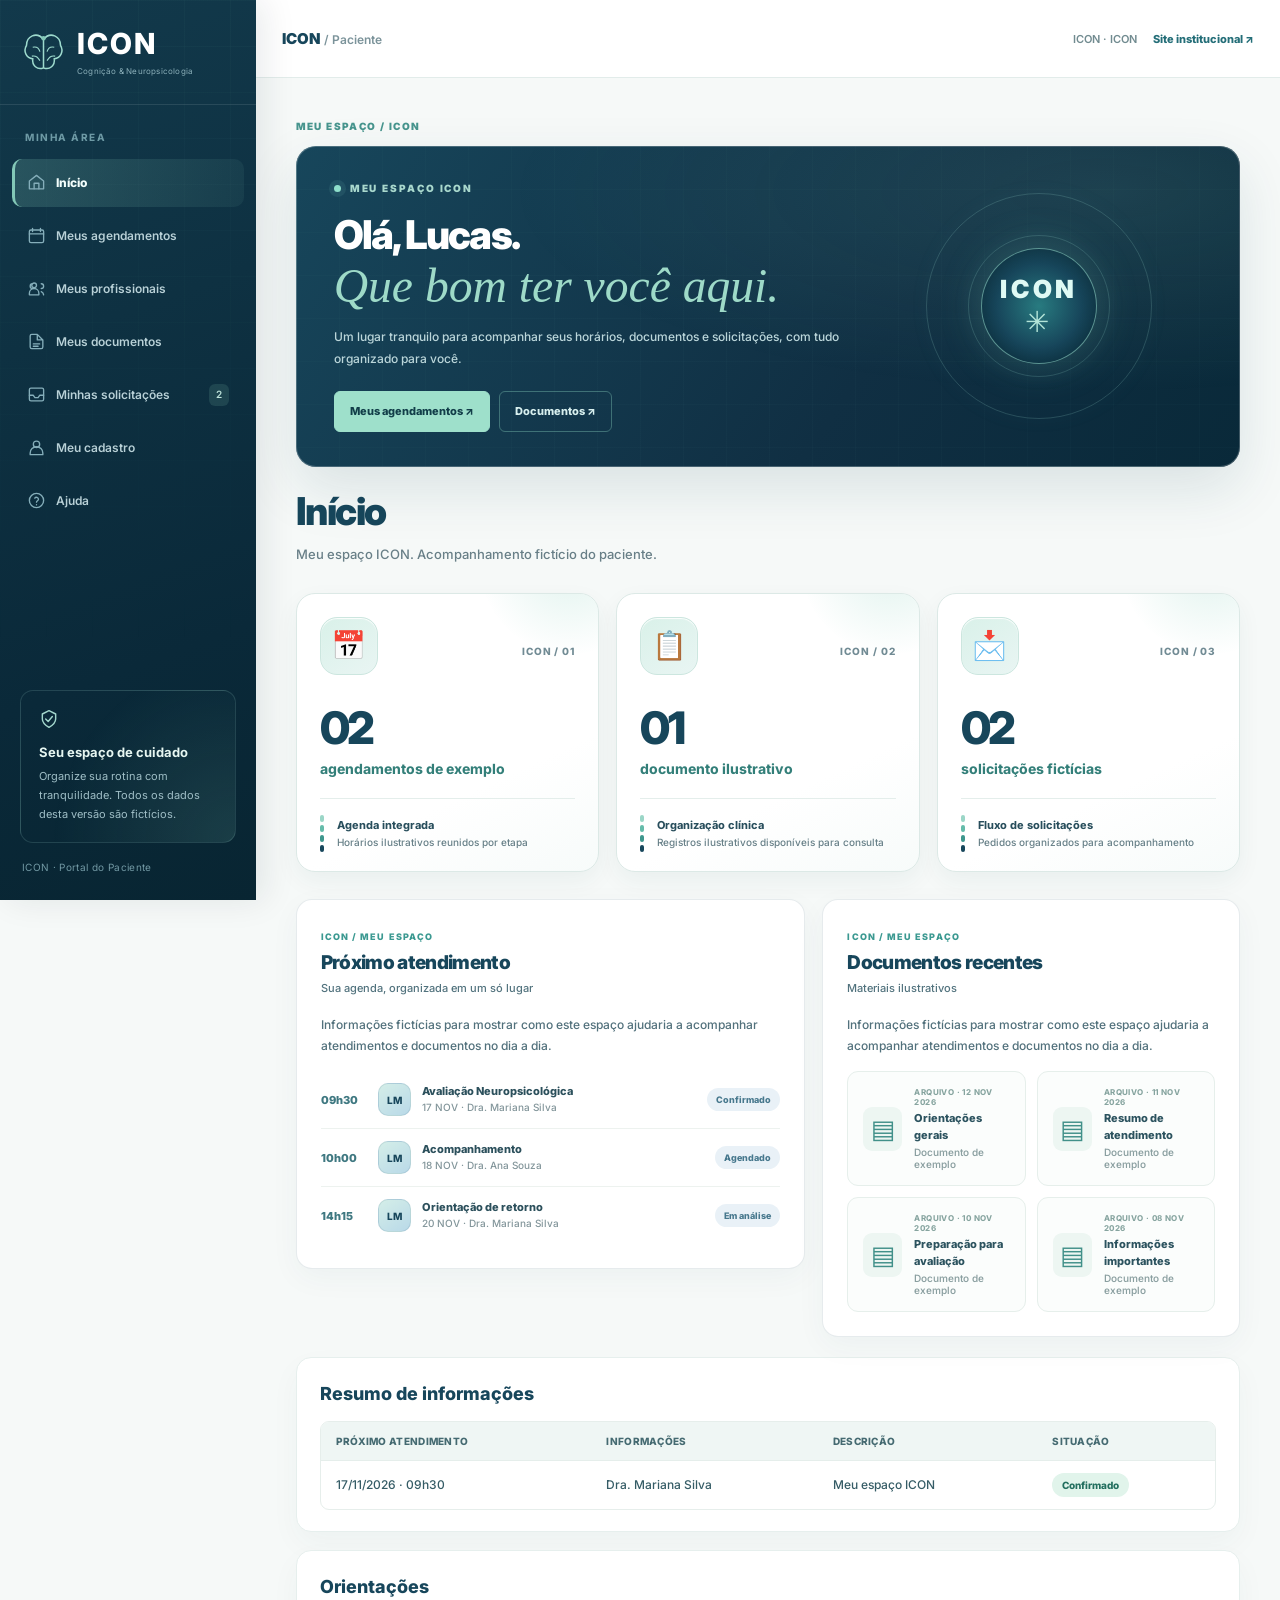
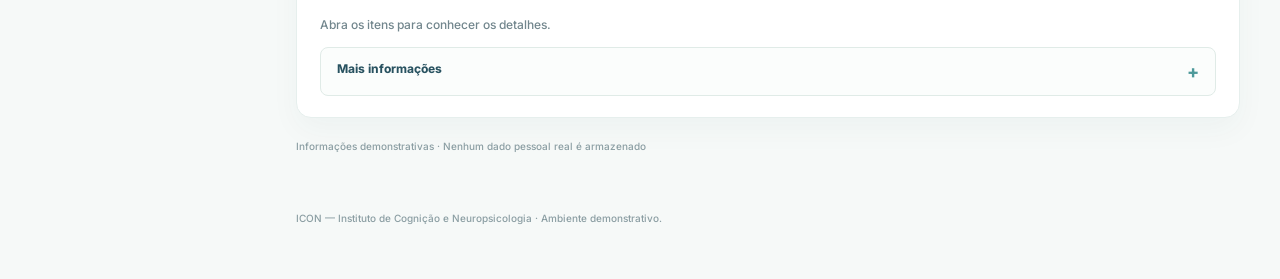
<file: dashboard_cliente.html>
<!doctype html>
<html lang="pt-BR">
<head>
  <meta charset="utf-8">
  <meta name="viewport" content="width=device-width, initial-scale=1">
  <meta http-equiv="refresh" content="0;url=dashboard-cliente.html">
  <meta name="robots" content="noindex">
  <link rel="canonical" href="dashboard-cliente.html">
  <title>ICON — Painel do paciente</title>
</head>
<body>
  <main>
    <h1>Portal do paciente ICON</h1>
    <p>Esta página mudou de endereço.</p>
    <p><a href="dashboard-cliente.html">Abrir o painel atual do paciente</a></p>
  </main>
</body>
</html>
</file>
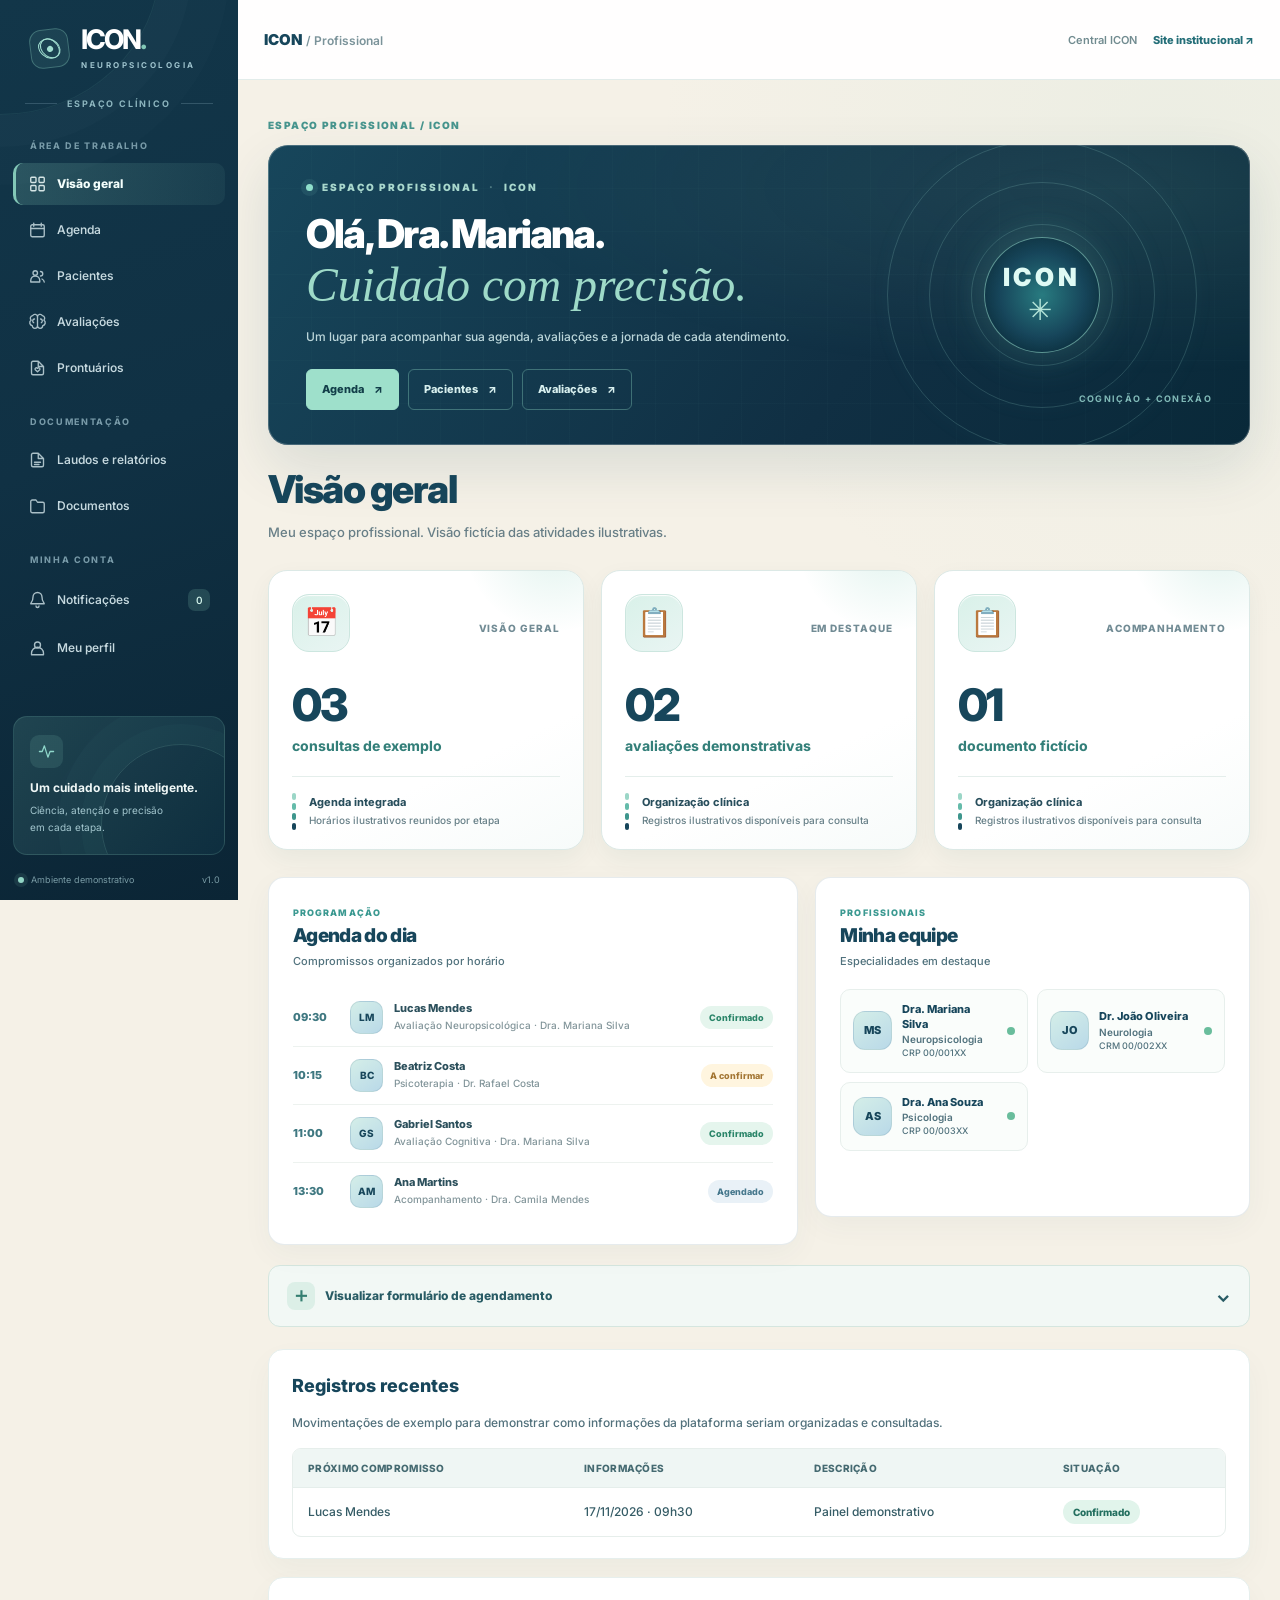
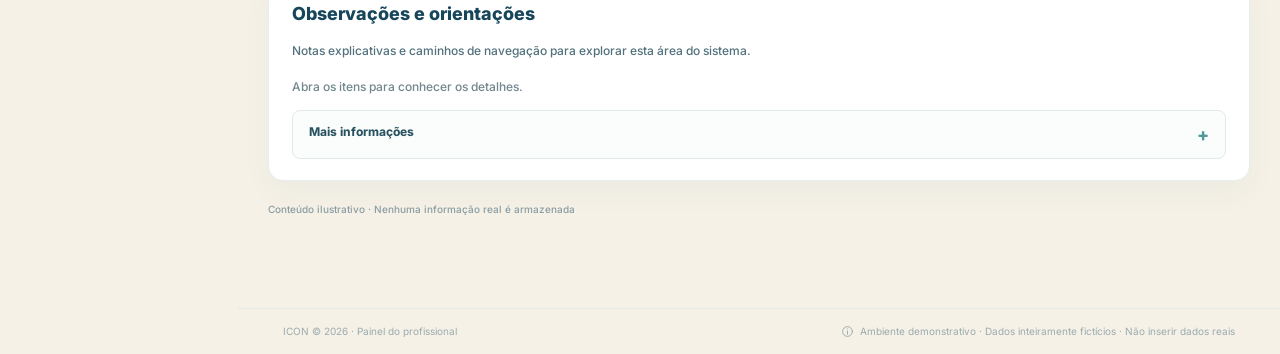
<file: dashboard_medico.html>
<!doctype html>
<html lang="pt-BR">
<head>
  <meta charset="UTF-8">
  <meta name="viewport" content="width=device-width, initial-scale=1">
  <meta name="theme-color" content="#17465B">
  <meta name="description" content="Ambiente demonstrativo do profissional — ICON Instituto de Cognição e Neuropsicologia.">
  <title>Área do profissional | ICON</title>
  <link rel="preconnect" href="https://fonts.googleapis.com">
  <link rel="preconnect" href="https://fonts.gstatic.com" crossorigin>
  <link href="https://fonts.googleapis.com/css2?family=Inter:wght@400;450;500;550;600;650;700;750;800&display=swap" rel="stylesheet">
  <link rel="stylesheet" href="icon.css?v=20261116-chartfix">
  
</head>
<body class="icon-page-medico icon-dashboard nojs-static">
  <!-- Sprites SVG locais: a navegação funciona sem biblioteca de ícones. -->
  <svg xmlns="http://www.w3.org/2000/svg" class="svg-sprite" aria-hidden="true">
    <symbol id="i-grid" viewBox="0 0 24 24"><rect x="3" y="3" width="7" height="7" rx="1.3"/><rect x="14" y="3" width="7" height="7" rx="1.3"/><rect x="3" y="14" width="7" height="7" rx="1.3"/><rect x="14" y="14" width="7" height="7" rx="1.3"/></symbol>
    <symbol id="i-calendar" viewBox="0 0 24 24"><rect x="3" y="5" width="18" height="16" rx="2"/><path d="M7 3v4m10-4v4M3 10h18"/></symbol>
    <symbol id="i-users" viewBox="0 0 24 24"><circle cx="9" cy="8" r="3"/><path d="M3 20v-2a6 6 0 0 1 12 0v2H3Zm13-14a3 3 0 0 1 0 6m2 4a5 5 0 0 1 3 4"/></symbol>
    <symbol id="i-brain" viewBox="0 0 24 24"><path d="M12 5a3.5 3.5 0 0 0-6.5-1.5 3.5 3.5 0 0 0-2 6A4 4 0 0 0 5 16.8a3.5 3.5 0 0 0 7 .2V5Zm0 0a3.5 3.5 0 0 1 6.5-1.5 3.5 3.5 0 0 1 2 6A4 4 0 0 1 19 16.8a3.5 3.5 0 0 1-7 .2V5ZM8 8c-3 0-3 4-1 5m9-5c3 0 3 4 1 5M12 5v14"/></symbol>
    <symbol id="i-file-heart" viewBox="0 0 24 24"><path d="M13 3H6a2 2 0 0 0-2 2v14a2 2 0 0 0 2 2h12a2 2 0 0 0 2-2V10L13 3Zm0 0v7h7"/><path d="m12 17-3-2.6a1.8 1.8 0 0 1 2.8-2.2l.2.3.2-.3a1.8 1.8 0 0 1 2.8 2.2Z"/></symbol>
    <symbol id="i-file" viewBox="0 0 24 24"><path d="M13 3H6a2 2 0 0 0-2 2v14a2 2 0 0 0 2 2h12a2 2 0 0 0 2-2V10l-7-7Zm0 0v7h7M8 15h8M8 18h6"/></symbol>
    <symbol id="i-folder" viewBox="0 0 24 24"><path d="M3 6a2 2 0 0 1 2-2h5l2 3h7a2 2 0 0 1 2 2v10a2 2 0 0 1-2 2H5a2 2 0 0 1-2-2V6Z"/></symbol>
    <symbol id="i-bell" viewBox="0 0 24 24"><path d="M18 8a6 6 0 0 0-12 0c0 7-3 7-3 9h18c0-2-3-2-3-9m-8 12a2 2 0 0 0 4 0"/></symbol>
    <symbol id="i-user" viewBox="0 0 24 24"><circle cx="12" cy="8" r="4"/><path d="M4 21v-2a8 8 0 0 1 16 0v2H4Z"/></symbol>
    <symbol id="i-search" viewBox="0 0 24 24"><circle cx="11" cy="11" r="7"/><path d="m16 16 5 5"/></symbol>
    <symbol id="i-plus" viewBox="0 0 24 24"><path d="M12 4v16M4 12h16"/></symbol>
    <symbol id="i-menu" viewBox="0 0 24 24"><path d="M4 7h16M4 12h16M4 17h16"/></symbol>
    <symbol id="i-chevron" viewBox="0 0 24 24"><path d="m9 5 7 7-7 7"/></symbol>
    <symbol id="i-left" viewBox="0 0 24 24"><path d="m15 5-7 7 7 7"/></symbol>
    <symbol id="i-arrow-up" viewBox="0 0 24 24"><path d="M7 17 17 7M8 7h9v9"/></symbol>
    <symbol id="i-arrow-right" viewBox="0 0 24 24"><path d="M4 12h16m-7-7 7 7-7 7"/></symbol>
    <symbol id="i-check" viewBox="0 0 24 24"><path d="m5 12 5 5L20 7"/></symbol>
    <symbol id="i-clock" viewBox="0 0 24 24"><circle cx="12" cy="12" r="9"/><path d="M12 6v6l4 2"/></symbol>
    <symbol id="i-alert" viewBox="0 0 24 24"><path d="m12 3 10 18H2L12 3Z"/><path d="M12 9v5m0 3h.01"/></symbol>
    <symbol id="i-close" viewBox="0 0 24 24"><path d="M5 5 19 19M19 5 5 19"/></symbol>
    <symbol id="i-edit" viewBox="0 0 24 24"><path d="m4 16-1 5 5-1L20 8a3 3 0 0 0-4-4L4 16Zm10-10 4 4"/></symbol>
    <symbol id="i-trash" viewBox="0 0 24 24"><path d="M4 7h16M9 7V4h6v3m-9 0 1 14h10l1-14M10 11v6m4-6v6"/></symbol>
    <symbol id="i-filter" viewBox="0 0 24 24"><path d="M3 5h18M7 12h10m-7 7h4"/></symbol>
    <symbol id="i-sort" viewBox="0 0 24 24"><path d="M8 4v16m-4-4 4 4 4-4m4 4V4m-4 4 4-4 4 4"/></symbol>
    <symbol id="i-info" viewBox="0 0 24 24"><circle cx="12" cy="12" r="9"/><path d="M12 11v6m0-10h.01"/></symbol>
    <symbol id="i-download" viewBox="0 0 24 24"><path d="M12 3v12m-5-5 5 5 5-5M4 17v4h16v-4"/></symbol>
    <symbol id="i-activity" viewBox="0 0 24 24"><path d="M2 12h4l3-8 5 16 3-8h5"/></symbol>
    <symbol id="i-settings" viewBox="0 0 24 24"><circle cx="12" cy="12" r="3"/><path d="m10 2-.6 2.4-2 1-2.3-1.1-2 3.5 1.8 1.7v2.3L3.1 13.5l2 3.5 2.3-1.1 2 1L10 19.5h4l.6-2.5 2-1 2.3 1.1 2-3.5-1.8-1.7V9.6L21 7.9l-2-3.5-2.3 1.1-2-1L14 2h-4Z"/></symbol>
    <symbol id="i-shield" viewBox="0 0 24 24"><path d="m12 2 9 4v6c0 6-4 9-9 11-5-2-9-5-9-11V6l9-4Z"/><path d="m8 12 3 3 5-6"/></symbol>
    <symbol id="i-more" viewBox="0 0 24 24"><circle cx="5" cy="12" r="1"/><circle cx="12" cy="12" r="1"/><circle cx="19" cy="12" r="1"/></symbol>
  </svg>

  <div class="app-shell" id="app-shell">
    <div class="sidebar-scrim" id="sidebar-scrim" hidden></div>
    <aside class="sidebar" id="sidebar" aria-label="Menu da área do profissional">
      <a class="brand" href="https://joaopedroalves-alt.github.io/ICON/" aria-label="ICON — voltar à página institucional">
        <span class="brand-mark" aria-hidden="true"><span></span><span></span><span></span></span>
        <span class="brand-copy"><strong>ICON<span class="brand-dot">.</span></strong><small>NEUROPSICOLOGIA</small></span>
      </a>
      <div class="workspace-label"><span class="workspace-line"></span> ESPAÇO CLÍNICO <span class="workspace-line"></span></div>
      <nav class="side-navigation" id="side-navigation" aria-label="Navegação principal">
        <div class="nav-caption">ÁREA DE TRABALHO</div>
        <a class="nav-item" href="#view-overview"><svg><use href="#i-grid"/></svg><span>Visão geral</span></a>
        <a class="nav-item" href="#view-agenda"><svg><use href="#i-calendar"/></svg><span>Agenda</span></a>
        <a class="nav-item" href="#view-patients"><svg><use href="#i-users"/></svg><span>Pacientes</span></a>
        <a class="nav-item" href="#view-evaluations"><svg><use href="#i-brain"/></svg><span>Avaliações</span></a>
        <a class="nav-item" href="#view-records"><svg><use href="#i-file-heart"/></svg><span>Prontuários</span></a>
        <div class="nav-caption nav-caption-secondary">DOCUMENTAÇÃO</div>
        <a class="nav-item" href="#view-reports"><svg><use href="#i-file"/></svg><span>Laudos e relatórios</span></a>
        <a class="nav-item" href="#view-documents"><svg><use href="#i-folder"/></svg><span>Documentos</span></a>
        <div class="nav-caption nav-caption-secondary">MINHA CONTA</div>
        <a class="nav-item" href="#view-notifications"><svg><use href="#i-bell"/></svg><span>Notificações</span><span class="nav-count" id="sidebar-notification-count">0</span></a>
        <a class="nav-item" href="#view-profile"><svg><use href="#i-user"/></svg><span>Meu perfil</span></a>
      </nav>
      <div class="sidebar-bottom">
        <div class="mini-insight"><span class="mini-insight-icon"><svg><use href="#i-activity"/></svg></span><strong>Um cuidado mais inteligente.</strong><p>Ciência, atenção e precisão em cada etapa.</p><div class="mini-orbit"></div></div>
        <div class="sidebar-footer"><span class="status-dot"></span> Ambiente demonstrativo <span>v1.0</span></div>
      </div>
    </aside>

    <div class="main-column">
      <header class="topbar academic-static-topbar"><div class="academic-topbar-label">ICON <span>/ Profissional</span></div><div class="academic-topbar-right"><span>Central ICON</span><a href="index.html">Site institucional ↗</a></div></header>
      <main id="main-content" class="main-content" tabindex="-1" aria-live="off"><div class="academic-static-pages"><section class="academic-static-section" id="view-overview" aria-labelledby="heading-overview">
   <div class="academic-eyebrow">ESPAÇO PROFISSIONAL / ICON</div>
   <div class="visual-hero"><div class="visual-hero-copy"><span class="visual-hero-kicker"><i></i> ESPAÇO PROFISSIONAL <span>·</span> ICON</span><h2>Olá, Dra. Mariana.<em>Cuidado com precisão.</em></h2><p>Um lugar para acompanhar sua agenda, avaliações e a jornada de cada atendimento.</p><div class="visual-hero-buttons"><a href="#view-agenda" class="visual-hero-cta primary">Agenda <span aria-hidden="true">↗</span></a><a href="#view-patients" class="visual-hero-cta ">Pacientes <span aria-hidden="true">↗</span></a><a href="#view-evaluations" class="visual-hero-cta ">Avaliações <span aria-hidden="true">↗</span></a></div></div><div class="visual-hero-art" aria-hidden="true"><span class="visual-ring r1"></span><span class="visual-ring r2"></span><span class="visual-ring r3"></span><span class="visual-hero-core">ICON<b>✳</b></span><span class="visual-hero-caption">COGNIÇÃO + CONEXÃO</span></div></div><div class="academic-static-head"><div><h1 id="heading-overview">Visão geral</h1><p>Meu espaço profissional. Visão fictícia das atividades ilustrativas.</p></div></div>
   <div class="academic-stat-grid"><article class="academic-stat visual-metric icon-metric-redesign" aria-label="03 consultas de exemplo"><div class="visual-metric-top"><span class="visual-metric-icon" aria-hidden="true">📅</span><small>VISÃO GERAL</small></div><div class="icon-metric-main"><strong>03</strong><span class="visual-metric-label">consultas de exemplo</span></div><div class="icon-metric-footer"><span class="icon-metric-rule" aria-hidden="true"><i></i><i></i><i></i><i></i></span><div class="icon-metric-context"><b>Agenda integrada</b><span>Horários ilustrativos reunidos por etapa</span></div></div></article><article class="academic-stat visual-metric icon-metric-redesign" aria-label="02 avaliações demonstrativas"><div class="visual-metric-top"><span class="visual-metric-icon" aria-hidden="true">📋</span><small>EM DESTAQUE</small></div><div class="icon-metric-main"><strong>02</strong><span class="visual-metric-label">avaliações demonstrativas</span></div><div class="icon-metric-footer"><span class="icon-metric-rule" aria-hidden="true"><i></i><i></i><i></i><i></i></span><div class="icon-metric-context"><b>Organização clínica</b><span>Registros ilustrativos disponíveis para consulta</span></div></div></article><article class="academic-stat visual-metric icon-metric-redesign" aria-label="01 documento fictício"><div class="visual-metric-top"><span class="visual-metric-icon" aria-hidden="true">📋</span><small>ACOMPANHAMENTO</small></div><div class="icon-metric-main"><strong>01</strong><span class="visual-metric-label">documento fictício</span></div><div class="icon-metric-footer"><span class="icon-metric-rule" aria-hidden="true"><i></i><i></i><i></i><i></i></span><div class="icon-metric-context"><b>Organização clínica</b><span>Registros ilustrativos disponíveis para consulta</span></div></div></article></div>
   <div class="visual-dual-grid"><section class="visual-panel"><div class="visual-panel-head"><div><span class="visual-overline">PROGRAMAÇÃO</span><h3>Agenda do dia</h3><p>Compromissos organizados por horário</p></div></div><div class="visual-appt-list"><div class="visual-appt-row"><span class="visual-time">09:30</span><span class="visual-initials">LM</span><div><strong>Lucas Mendes</strong><small>Avaliação Neuropsicológica · Dra. Mariana Silva</small></div><span class="visual-pill ok">Confirmado</span></div><div class="visual-appt-row"><span class="visual-time">10:15</span><span class="visual-initials">BC</span><div><strong>Beatriz Costa</strong><small>Psicoterapia · Dr. Rafael Costa</small></div><span class="visual-pill warn">A confirmar</span></div><div class="visual-appt-row"><span class="visual-time">11:00</span><span class="visual-initials">GS</span><div><strong>Gabriel Santos</strong><small>Avaliação Cognitiva · Dra. Mariana Silva</small></div><span class="visual-pill ok">Confirmado</span></div><div class="visual-appt-row"><span class="visual-time">13:30</span><span class="visual-initials">AM</span><div><strong>Ana Martins</strong><small>Acompanhamento · Dra. Camila Mendes</small></div><span class="visual-pill info">Agendado</span></div></div></section><section class="visual-panel"><div class="visual-panel-head"><div><span class="visual-overline">PROFISSIONAIS</span><h3>Minha equipe</h3><p>Especialidades em destaque</p></div></div><div class="visual-roster"><article class="visual-person"><div class="visual-avatar">MS</div><div class="visual-person-copy"><strong>Dra. Mariana Silva</strong><span>Neuropsicologia</span><small>CRP 00/001XX</small></div><span class="visual-availability"></span></article><article class="visual-person"><div class="visual-avatar">JO</div><div class="visual-person-copy"><strong>Dr. João Oliveira</strong><span>Neurologia</span><small>CRM 00/002XX</small></div><span class="visual-availability"></span></article><article class="visual-person"><div class="visual-avatar">AS</div><div class="visual-person-copy"><strong>Dra. Ana Souza</strong><span>Psicologia</span><small>CRP 00/003XX</small></div><span class="visual-availability"></span></article></div></section></div><details class="visual-detail-form"><summary><span class="visual-detail-icon">＋</span> Visualizar formulário de agendamento <span>⌄</span></summary><div class="visual-form-grid"><label>Paciente de exemplo<input type="text" value="Lucas Mendes" readonly></label><label>Profissional<select><option>Dra. Mariana Silva</option><option>Dr. Rafael Costa</option></select></label><label>Data<input type="date" value="2026-11-17"></label><label>Horário<select><option>09:30</option><option>10:00</option><option>13:30</option></select></label></div><p class="visual-footnote">Prévia visual: este formulário não envia nem grava informações.</p></details>
   <section class="academic-static-card"><h2>Registros recentes</h2><p class="icon-card-explainer">Movimentações de exemplo para demonstrar como informações da plataforma seriam organizadas e consultadas.</p><div class="academic-table-wrap"><table><thead><tr><th>Próximo compromisso</th><th>Informações</th><th>Descrição</th><th>Situação</th></tr></thead><tbody><tr><td>Lucas Mendes</td><td>17/11/2026 · 09h30</td><td>Painel demonstrativo</td><td><span class="academic-status">Confirmado</span></td></tr></tbody></table></div></section>
   <section class="academic-static-card"><h2>Observações e orientações</h2><p class="icon-card-explainer">Notas explicativas e caminhos de navegação para explorar esta área do sistema.</p><p class="academic-help">Abra os itens para conhecer os detalhes.</p><details class="academic-accordion"><summary>Mais informações <span aria-hidden="true">+</span></summary><p>Os registros desta tela são estáticos e não correspondem a pacientes reais.</p></details></section>
   <div class="academic-static-footnote">Conteúdo ilustrativo · Nenhuma informação real é armazenada</div>
  </section>
<section class="academic-static-section" id="view-agenda" aria-labelledby="heading-agenda">
   <div class="academic-eyebrow">ESPAÇO PROFISSIONAL / ICON</div>
   <div class="academic-static-head"><div><h1 id="heading-agenda">Agenda</h1><p>Compromissos de exemplo. Organização visual de atendimentos fictícios.</p></div></div>
   <div class="academic-stat-grid"><article class="academic-stat visual-metric icon-metric-redesign" aria-label="03 horários ilustrativos"><div class="visual-metric-top"><span class="visual-metric-icon" aria-hidden="true">📅</span><small>VISÃO GERAL</small></div><div class="icon-metric-main"><strong>03</strong><span class="visual-metric-label">horários ilustrativos</span></div><div class="icon-metric-footer"><span class="icon-metric-rule" aria-hidden="true"><i></i><i></i><i></i><i></i></span><div class="icon-metric-context"><b>Agenda integrada</b><span>Horários ilustrativos reunidos por etapa</span></div></div></article></div>
   <section class="visual-panel"><div class="visual-panel-head"><div><span class="visual-overline">PAINEL DE CONTROLE</span><h3>Agenda semanal</h3><p>Calendário semanal e lista de compromissos</p></div></div><div class="visual-week-grid"><div class="visual-week-day"><span>Segunda</span><strong>17</strong><small>NOV</small><div class="visual-week-chip selected">09:30</div><div class="visual-week-chip subtle">13:30</div></div><div class="visual-week-day"><span>Terça</span><strong>18</strong><small>NOV</small><div class="visual-week-chip ">10:00</div><div class="visual-week-chip subtle">Livre</div></div><div class="visual-week-day"><span>Quarta</span><strong>19</strong><small>NOV</small><div class="visual-week-chip ">14:15</div><div class="visual-week-chip subtle">Livre</div></div><div class="visual-week-day"><span>Quinta</span><strong>20</strong><small>NOV</small><div class="visual-week-chip ">—</div><div class="visual-week-chip subtle">11:00</div></div><div class="visual-week-day"><span>Sexta</span><strong>21</strong><small>NOV</small><div class="visual-week-chip ">—</div><div class="visual-week-chip subtle">Livre</div></div></div><div class="visual-appt-list"><div class="visual-appt-row"><span class="visual-time">09:30</span><span class="visual-initials">LM</span><div><strong>Lucas Mendes</strong><small>Avaliação Neuropsicológica · Dra. Mariana Silva</small></div><span class="visual-pill ok">Confirmado</span></div><div class="visual-appt-row"><span class="visual-time">10:15</span><span class="visual-initials">BC</span><div><strong>Beatriz Costa</strong><small>Psicoterapia · Dr. Rafael Costa</small></div><span class="visual-pill warn">A confirmar</span></div><div class="visual-appt-row"><span class="visual-time">11:00</span><span class="visual-initials">GS</span><div><strong>Gabriel Santos</strong><small>Avaliação Cognitiva · Dra. Mariana Silva</small></div><span class="visual-pill ok">Confirmado</span></div><div class="visual-appt-row"><span class="visual-time">13:30</span><span class="visual-initials">AM</span><div><strong>Ana Martins</strong><small>Acompanhamento · Dra. Camila Mendes</small></div><span class="visual-pill info">Agendado</span></div><div class="visual-appt-row"><span class="visual-time">14:15</span><span class="visual-initials">PA</span><div><strong>Pedro Almeida</strong><small>Avaliação Neuropsicológica · Dra. Mariana Silva</small></div><span class="visual-pill ok">Concluído</span></div></div><details class="visual-detail-form"><summary><span class="visual-detail-icon">＋</span> Visualizar formulário de agendamento <span>⌄</span></summary><div class="visual-form-grid"><label>Paciente de exemplo<input type="text" value="Lucas Mendes" readonly></label><label>Profissional<select><option>Dra. Mariana Silva</option><option>Dr. Rafael Costa</option></select></label><label>Data<input type="date" value="2026-11-17"></label><label>Horário<select><option>09:30</option><option>10:00</option><option>13:30</option></select></label></div><p class="visual-footnote">Prévia visual: este formulário não envia nem grava informações.</p></details></section>
   <section class="academic-static-card"><h2>Registros recentes</h2><p class="icon-card-explainer">Movimentações de exemplo para demonstrar como informações da plataforma seriam organizadas e consultadas.</p><div class="academic-table-wrap"><table><thead><tr><th>17/11/2026</th><th>Informações</th><th>Descrição</th><th>Situação</th></tr></thead><tbody><tr><td>09h30 · Lucas Mendes</td><td>Avaliação Neuropsicológica</td><td>Compromissos de exemplo</td><td><span class="academic-status">Confirmado</span></td></tr></tbody></table></div></section>
   <section class="academic-static-card"><h2>Observações e orientações</h2><p class="icon-card-explainer">Notas explicativas e caminhos de navegação para explorar esta área do sistema.</p><p class="academic-help">Abra os itens para conhecer os detalhes.</p><details class="academic-accordion"><summary>Mais informações <span aria-hidden="true">+</span></summary><p>18/11/2026 — 10h00 — Beatriz Costa — Psicoterapia.</p></details><details class="academic-accordion"><summary>Detalhe 2 <span aria-hidden="true">+</span></summary><p>19/11/2026 — 14h00 — Gabriel Santos — Avaliação Cognitiva.</p></details></section>
   <div class="academic-static-footnote">Conteúdo ilustrativo · Nenhuma informação real é armazenada</div>
  </section>
<section class="academic-static-section" id="view-patients" aria-labelledby="heading-patients">
   <div class="academic-eyebrow">ESPAÇO PROFISSIONAL / ICON</div>
   <div class="academic-static-head"><div><h1 id="heading-patients">Pacientes</h1><p>Pessoas fictícias. Lista apenas para demonstração da interface.</p></div></div>
   <div class="academic-stat-grid"><article class="academic-stat visual-metric icon-metric-redesign" aria-label="03 pessoas de exemplo"><div class="visual-metric-top"><span class="visual-metric-icon" aria-hidden="true">👥</span><small>VISÃO GERAL</small></div><div class="icon-metric-main"><strong>03</strong><span class="visual-metric-label">pessoas de exemplo</span></div><div class="icon-metric-footer"><span class="icon-metric-rule" aria-hidden="true"><i></i><i></i><i></i><i></i></span><div class="icon-metric-context"><b>Cadastro e acompanhamento</b><span>Pessoas e perfis de demonstração</span></div></div></article></div>
   <section class="visual-panel"><div class="visual-panel-head"><div><span class="visual-overline">PAINEL DE CONTROLE</span><h3>Pessoas em acompanhamento</h3><p>Registros fictícios em acompanhamento</p></div></div><div class="visual-roster"><article class="visual-person"><div class="visual-avatar">LM</div><div class="visual-person-copy"><strong>Lucas Mendes</strong><span>Avaliação neuropsicológica</span></div><span class="visual-pill info">Acompanhamento</span></article><article class="visual-person"><div class="visual-avatar">BC</div><div class="visual-person-copy"><strong>Beatriz Costa</strong><span>Psicoterapia</span></div><span class="visual-pill info">Acompanhamento</span></article><article class="visual-person"><div class="visual-avatar">GS</div><div class="visual-person-copy"><strong>Gabriel Santos</strong><span>Avaliação cognitiva</span></div><span class="visual-pill info">Em avaliação</span></article><article class="visual-person"><div class="visual-avatar">AM</div><div class="visual-person-copy"><strong>Ana Martins</strong><span>Acompanhamento</span></div><span class="visual-pill ok">Ativo</span></article><article class="visual-person"><div class="visual-avatar">PA</div><div class="visual-person-copy"><strong>Pedro Almeida</strong><span>Avaliação neuropsicológica</span></div><span class="visual-pill ok">Concluído</span></article></div><details class="visual-detail-form"><summary><span class="visual-detail-icon">＋</span> Visualizar formulário de agendamento <span>⌄</span></summary><div class="visual-form-grid"><label>Paciente de exemplo<input type="text" value="Lucas Mendes" readonly></label><label>Profissional<select><option>Dra. Mariana Silva</option><option>Dr. Rafael Costa</option></select></label><label>Data<input type="date" value="2026-11-17"></label><label>Horário<select><option>09:30</option><option>10:00</option><option>13:30</option></select></label></div><p class="visual-footnote">Prévia visual: este formulário não envia nem grava informações.</p></details></section>
   <section class="academic-static-card"><h2>Registros recentes</h2><p class="icon-card-explainer">Movimentações de exemplo para demonstrar como informações da plataforma seriam organizadas e consultadas.</p><div class="academic-table-wrap"><table><thead><tr><th>Paciente</th><th>Informações</th><th>Descrição</th><th>Situação</th></tr></thead><tbody><tr><td>Lucas Mendes</td><td>Identificador fictício</td><td>Pessoas fictícias</td><td><span class="academic-status">Exemplo</span></td></tr></tbody></table></div></section>
   <section class="academic-static-card"><h2>Observações e orientações</h2><p class="icon-card-explainer">Notas explicativas e caminhos de navegação para explorar esta área do sistema.</p><p class="academic-help">Abra os itens para conhecer os detalhes.</p><details class="academic-accordion"><summary>Mais informações <span aria-hidden="true">+</span></summary><p>Beatriz Costa.</p></details><details class="academic-accordion"><summary>Detalhe 2 <span aria-hidden="true">+</span></summary><p>Gabriel Santos.</p></details></section>
   <div class="academic-static-footnote">Conteúdo ilustrativo · Nenhuma informação real é armazenada</div>
  </section>
<section class="academic-static-section" id="view-evaluations" aria-labelledby="heading-evaluations">
   <div class="academic-eyebrow">ESPAÇO PROFISSIONAL / ICON</div>
   <div class="academic-static-head"><div><h1 id="heading-evaluations">Avaliações</h1><p>Avaliações ilustrativas. Exemplos de atividades cognitivas.</p></div></div>
   <div class="academic-stat-grid"><article class="academic-stat visual-metric icon-metric-redesign" aria-label="02 modelos de avaliação"><div class="visual-metric-top"><span class="visual-metric-icon" aria-hidden="true">📋</span><small>VISÃO GERAL</small></div><div class="icon-metric-main"><strong>02</strong><span class="visual-metric-label">modelos de avaliação</span></div><div class="icon-metric-footer"><span class="icon-metric-rule" aria-hidden="true"><i></i><i></i><i></i><i></i></span><div class="icon-metric-context"><b>Organização clínica</b><span>Registros ilustrativos disponíveis para consulta</span></div></div></article></div>
   <section class="visual-panel"><div class="visual-panel-head"><div><span class="visual-overline">PAINEL DE CONTROLE</span><h3>Central de informações</h3><p>Catálogo de serviços e avaliações</p></div></div><div class="visual-file-grid"><article class="visual-file"><div class="visual-file-icon">▤</div><div><small>Avaliação · 12 NOV 2026</small><strong>Resumo de avaliação</strong><span>Disponível · Exemplo</span></div></article><article class="visual-file"><div class="visual-file-icon">▤</div><div><small>Orientações · 10 NOV 2026</small><strong>Guia de preparação</strong><span>Disponível · Exemplo</span></div></article><article class="visual-file"><div class="visual-file-icon">▤</div><div><small>Formulário · 07 NOV 2026</small><strong>Ficha de acompanhamento</strong><span>Em revisão · Exemplo</span></div></article><article class="visual-file"><div class="visual-file-icon">▤</div><div><small>Relatório · 05 NOV 2026</small><strong>Registro de evolução</strong><span>Disponível · Exemplo</span></div></article></div><div class="visual-roster"><article class="visual-person"><div class="visual-avatar">MS</div><div class="visual-person-copy"><strong>Dra. Mariana Silva</strong><span>Neuropsicologia</span><small>CRP 00/001XX</small></div><span class="visual-availability"></span></article><article class="visual-person"><div class="visual-avatar">JO</div><div class="visual-person-copy"><strong>Dr. João Oliveira</strong><span>Neurologia</span><small>CRM 00/002XX</small></div><span class="visual-availability"></span></article><article class="visual-person"><div class="visual-avatar">AS</div><div class="visual-person-copy"><strong>Dra. Ana Souza</strong><span>Psicologia</span><small>CRP 00/003XX</small></div><span class="visual-availability"></span></article></div></section>
   <section class="academic-static-card"><h2>Registros recentes</h2><p class="icon-card-explainer">Movimentações de exemplo para demonstrar como informações da plataforma seriam organizadas e consultadas.</p><div class="academic-table-wrap"><table><thead><tr><th>Avaliação</th><th>Informações</th><th>Descrição</th><th>Situação</th></tr></thead><tbody><tr><td>Neuropsicológica</td><td>Memória e atenção</td><td>Avaliações ilustrativas</td><td><span class="academic-status">Exemplo</span></td></tr></tbody></table></div></section>
   <section class="academic-static-card"><h2>Observações e orientações</h2><p class="icon-card-explainer">Notas explicativas e caminhos de navegação para explorar esta área do sistema.</p><p class="academic-help">Abra os itens para conhecer os detalhes.</p><details class="academic-accordion"><summary>Mais informações <span aria-hidden="true">+</span></summary><p>Exercício didático — sem instrumentos, laudos ou prontuários reais.</p></details></section>
   <div class="academic-static-footnote">Conteúdo ilustrativo · Nenhuma informação real é armazenada</div>
  </section>
<section class="academic-static-section" id="view-records" aria-labelledby="heading-records">
   <div class="academic-eyebrow">ESPAÇO PROFISSIONAL / ICON</div>
   <div class="academic-static-head"><div><h1 id="heading-records">Prontuários</h1><p>Demonstração visual. Nenhum prontuário verdadeiro é exibido.</p></div></div>
   <div class="academic-stat-grid"><article class="academic-stat visual-metric icon-metric-redesign" aria-label="00 dados clínicos reais"><div class="visual-metric-top"><span class="visual-metric-icon" aria-hidden="true">◈</span><small>VISÃO GERAL</small></div><div class="icon-metric-main"><strong>00</strong><span class="visual-metric-label">dados clínicos reais</span></div><div class="icon-metric-footer"><span class="icon-metric-rule" aria-hidden="true"><i></i><i></i><i></i><i></i></span><div class="icon-metric-context"><b>Painel demonstrativo</b><span>Nenhum dado real conectado</span></div></div></article></div>
   <section class="visual-panel"><div class="visual-panel-head"><div><span class="visual-overline">PAINEL DE CONTROLE</span><h3>Central de informações</h3><p>Organização dos arquivos</p></div></div><div class="visual-file-grid"><article class="visual-file"><div class="visual-file-icon">▤</div><div><small>Avaliação · 12 NOV 2026</small><strong>Resumo de avaliação</strong><span>Disponível · Exemplo</span></div></article><article class="visual-file"><div class="visual-file-icon">▤</div><div><small>Orientações · 10 NOV 2026</small><strong>Guia de preparação</strong><span>Disponível · Exemplo</span></div></article><article class="visual-file"><div class="visual-file-icon">▤</div><div><small>Formulário · 07 NOV 2026</small><strong>Ficha de acompanhamento</strong><span>Em revisão · Exemplo</span></div></article><article class="visual-file"><div class="visual-file-icon">▤</div><div><small>Relatório · 05 NOV 2026</small><strong>Registro de evolução</strong><span>Disponível · Exemplo</span></div></article></div><div class="visual-profile"><div class="visual-profile-head"><span class="visual-profile-avatar">DM</span><div><strong>Dra. Mariana Silva</strong><span>Neuropsicologia</span></div></div><div class="visual-info-grid"><div><span>Nome</span><strong>Dra. Mariana Silva</strong></div><div><span>Perfil</span><strong>Neuropsicologia</strong></div><div><span>E-mail demonstrativo</span><strong>mariana@icon.test</strong></div><div><span>Unidade</span><strong>ICON · Unidade Central</strong></div></div></div></section>
   <section class="academic-static-card"><h2>Registros recentes</h2><p class="icon-card-explainer">Movimentações de exemplo para demonstrar como informações da plataforma seriam organizadas e consultadas.</p><div class="academic-table-wrap"><table><thead><tr><th>Documento</th><th>Informações</th><th>Descrição</th><th>Situação</th></tr></thead><tbody><tr><td>Registro demonstrativo</td><td>Sem dados sensíveis</td><td>Demonstração visual</td><td><span class="academic-status">Fictício</span></td></tr></tbody></table></div></section>
   <section class="academic-static-card"><h2>Observações e orientações</h2><p class="icon-card-explainer">Notas explicativas e caminhos de navegação para explorar esta área do sistema.</p><p class="academic-help">Abra os itens para conhecer os detalhes.</p><details class="academic-accordion"><summary>Mais informações <span aria-hidden="true">+</span></summary><p>Não use esta página para registrar, transmitir ou armazenar dados de saúde.</p></details></section>
   <div class="academic-static-footnote">Conteúdo ilustrativo · Nenhuma informação real é armazenada</div>
  </section>
<section class="academic-static-section" id="view-reports" aria-labelledby="heading-reports">
   <div class="academic-eyebrow">ESPAÇO PROFISSIONAL / ICON</div>
   <div class="academic-static-head"><div><h1 id="heading-reports">Relatórios</h1><p>Modelos de relatório. Visualização sem processamento automático.</p></div></div>
   <div class="academic-stat-grid"><article class="academic-stat visual-metric icon-metric-redesign" aria-label="01 modelo estático"><div class="visual-metric-top"><span class="visual-metric-icon" aria-hidden="true">◈</span><small>VISÃO GERAL</small></div><div class="icon-metric-main"><strong>01</strong><span class="visual-metric-label">modelo estático</span></div><div class="icon-metric-footer"><span class="icon-metric-rule" aria-hidden="true"><i></i><i></i><i></i><i></i></span><div class="icon-metric-context"><b>Painel demonstrativo</b><span>Exemplo visual para explorar esta funcionalidade</span></div></div></article></div>
   <section class="visual-panel"><div class="visual-panel-head"><div><span class="visual-overline">PAINEL DE CONTROLE</span><h3>Resultados e indicadores</h3><p>Indicadores e relatórios</p></div></div><div class="visual-chart"><div class="visual-chart-guide"></div><div class="visual-chart-item"><div class="visual-chart-bar"><span style="height:52%" aria-label="52% da escala demonstrativa"></span></div><small>SEG</small></div><div class="visual-chart-item"><div class="visual-chart-bar"><span style="height:73%" aria-label="73% da escala demonstrativa"></span></div><small>TER</small></div><div class="visual-chart-item"><div class="visual-chart-bar"><span style="height:66%" aria-label="66% da escala demonstrativa"></span></div><small>QUA</small></div><div class="visual-chart-item"><div class="visual-chart-bar"><span style="height:92%" aria-label="92% da escala demonstrativa"></span></div><small>QUI</small></div><div class="visual-chart-item"><div class="visual-chart-bar"><span style="height:71%" aria-label="71% da escala demonstrativa"></span></div><small>SEX</small></div><div class="visual-chart-item"><div class="visual-chart-bar"><span style="height:38%" aria-label="38% da escala demonstrativa"></span></div><small>SÁB</small></div><div class="visual-chart-item"><div class="visual-chart-bar"><span style="height:22%" aria-label="22% da escala demonstrativa"></span></div><small>DOM</small></div></div><p class="visual-chart-note">Distribuição visual ilustrativa de atendimentos na semana.</p><div class="visual-file-grid"><article class="visual-file"><div class="visual-file-icon">▤</div><div><small>Avaliação · 12 NOV 2026</small><strong>Resumo de avaliação</strong><span>Disponível · Exemplo</span></div></article><article class="visual-file"><div class="visual-file-icon">▤</div><div><small>Orientações · 10 NOV 2026</small><strong>Guia de preparação</strong><span>Disponível · Exemplo</span></div></article><article class="visual-file"><div class="visual-file-icon">▤</div><div><small>Formulário · 07 NOV 2026</small><strong>Ficha de acompanhamento</strong><span>Em revisão · Exemplo</span></div></article><article class="visual-file"><div class="visual-file-icon">▤</div><div><small>Relatório · 05 NOV 2026</small><strong>Registro de evolução</strong><span>Disponível · Exemplo</span></div></article></div></section>
   <section class="academic-static-card"><h2>Registros recentes</h2><p class="icon-card-explainer">Movimentações de exemplo para demonstrar como informações da plataforma seriam organizadas e consultadas.</p><div class="academic-table-wrap"><table><thead><tr><th>Resumo</th><th>Informações</th><th>Descrição</th><th>Situação</th></tr></thead><tbody><tr><td>Acompanhamento ilustrativo</td><td>Sem validade clínica</td><td>Modelos de relatório</td><td><span class="academic-status">Exemplo</span></td></tr></tbody></table></div></section>
   <section class="academic-static-card"><h2>Observações e orientações</h2><p class="icon-card-explainer">Notas explicativas e caminhos de navegação para explorar esta área do sistema.</p><p class="academic-help">Abra os itens para conhecer os detalhes.</p><details class="academic-accordion"><summary>Mais informações <span aria-hidden="true">+</span></summary><p>Esta visualização não emite laudos reais.</p></details></section>
   <div class="academic-static-footnote">Conteúdo ilustrativo · Nenhuma informação real é armazenada</div>
  </section>
<section class="academic-static-section" id="view-documents" aria-labelledby="heading-documents">
   <div class="academic-eyebrow">ESPAÇO PROFISSIONAL / ICON</div>
   <div class="academic-static-head"><div><h1 id="heading-documents">Documentos</h1><p>Materiais ilustrativos. Exemplo de organização documental.</p></div></div>
   <div class="academic-stat-grid"><article class="academic-stat visual-metric icon-metric-redesign" aria-label="02 cartões de exemplo"><div class="visual-metric-top"><span class="visual-metric-icon" aria-hidden="true">◈</span><small>VISÃO GERAL</small></div><div class="icon-metric-main"><strong>02</strong><span class="visual-metric-label">cartões de exemplo</span></div><div class="icon-metric-footer"><span class="icon-metric-rule" aria-hidden="true"><i></i><i></i><i></i><i></i></span><div class="icon-metric-context"><b>Painel demonstrativo</b><span>Exemplo visual para explorar esta funcionalidade</span></div></div></article></div>
   <section class="visual-panel"><div class="visual-panel-head"><div><span class="visual-overline">PAINEL DE CONTROLE</span><h3>Biblioteca de documentos</h3><p>Organização dos arquivos</p></div></div><div class="visual-file-grid"><article class="visual-file"><div class="visual-file-icon">▤</div><div><small>Avaliação · 12 NOV 2026</small><strong>Resumo de avaliação</strong><span>Disponível · Exemplo</span></div></article><article class="visual-file"><div class="visual-file-icon">▤</div><div><small>Orientações · 10 NOV 2026</small><strong>Guia de preparação</strong><span>Disponível · Exemplo</span></div></article><article class="visual-file"><div class="visual-file-icon">▤</div><div><small>Formulário · 07 NOV 2026</small><strong>Ficha de acompanhamento</strong><span>Em revisão · Exemplo</span></div></article><article class="visual-file"><div class="visual-file-icon">▤</div><div><small>Relatório · 05 NOV 2026</small><strong>Registro de evolução</strong><span>Disponível · Exemplo</span></div></article></div><div class="visual-profile"><div class="visual-profile-head"><span class="visual-profile-avatar">DM</span><div><strong>Dra. Mariana Silva</strong><span>Neuropsicologia</span></div></div><div class="visual-info-grid"><div><span>Nome</span><strong>Dra. Mariana Silva</strong></div><div><span>Perfil</span><strong>Neuropsicologia</strong></div><div><span>E-mail demonstrativo</span><strong>mariana@icon.test</strong></div><div><span>Unidade</span><strong>ICON · Unidade Central</strong></div></div></div></section>
   <section class="academic-static-card"><h2>Registros recentes</h2><p class="icon-card-explainer">Movimentações de exemplo para demonstrar como informações da plataforma seriam organizadas e consultadas.</p><div class="academic-table-wrap"><table><thead><tr><th>Documento</th><th>Informações</th><th>Descrição</th><th>Situação</th></tr></thead><tbody><tr><td>Orientações gerais</td><td>Conteúdo acadêmico</td><td>Materiais ilustrativos</td><td><span class="academic-status">Fictício</span></td></tr></tbody></table></div></section>
   <section class="academic-static-card"><h2>Observações e orientações</h2><p class="icon-card-explainer">Notas explicativas e caminhos de navegação para explorar esta área do sistema.</p><p class="academic-help">Abra os itens para conhecer os detalhes.</p><details class="academic-accordion"><summary>Mais informações <span aria-hidden="true">+</span></summary><p>A versão estática não aceita upload ou download de registros reais.</p></details></section>
   <div class="academic-static-footnote">Conteúdo ilustrativo · Nenhuma informação real é armazenada</div>
  </section>
<section class="academic-static-section" id="view-notifications" aria-labelledby="heading-notifications">
   <div class="academic-eyebrow">ESPAÇO PROFISSIONAL / ICON</div>
   <div class="academic-static-head"><div><h1 id="heading-notifications">Notificações</h1><p>Comunicados demonstrativos. Mensagens fixas para fins didáticos.</p></div></div>
   <div class="academic-stat-grid"><article class="academic-stat visual-metric icon-metric-redesign" aria-label="02 mensagens ilustrativas"><div class="visual-metric-top"><span class="visual-metric-icon" aria-hidden="true">◈</span><small>VISÃO GERAL</small></div><div class="icon-metric-main"><strong>02</strong><span class="visual-metric-label">mensagens ilustrativas</span></div><div class="icon-metric-footer"><span class="icon-metric-rule" aria-hidden="true"><i></i><i></i><i></i><i></i></span><div class="icon-metric-context"><b>Painel demonstrativo</b><span>Exemplo visual para explorar esta funcionalidade</span></div></div></article></div>
   <section class="visual-panel"><div class="visual-panel-head"><div><span class="visual-overline">PAINEL DE CONTROLE</span><h3>Central de notificações</h3><p>Andamento das solicitações</p></div></div><div class="visual-kanban"><div class="visual-kanban-column"><div class="visual-kanban-header"><strong>Recebidas</strong><span>02</span></div><article class="visual-request"><span class="visual-request-tag">SOLICITAÇÃO #001</span><strong>Alteração de horário</strong><small>Lucas Mendes</small></article><article class="visual-request"><span class="visual-request-tag">SOLICITAÇÃO #001</span><strong>Informações sobre agendamento</strong><small>Beatriz Costa</small></article></div><div class="visual-kanban-column"><div class="visual-kanban-header"><strong>Em análise</strong><span>01</span></div><article class="visual-request"><span class="visual-request-tag">SOLICITAÇÃO #002</span><strong>Confirmação de atendimento</strong><small>Gabriel Santos</small></article></div><div class="visual-kanban-column"><div class="visual-kanban-header"><strong>Resolvidas</strong><span>01</span></div><article class="visual-request"><span class="visual-request-tag">SOLICITAÇÃO #003</span><strong>Orientações de retorno</strong><small>Ana Martins</small></article></div></div><div class="visual-appt-list"><div class="visual-appt-row"><span class="visual-time">09:30</span><span class="visual-initials">LM</span><div><strong>Lucas Mendes</strong><small>Avaliação Neuropsicológica · Dra. Mariana Silva</small></div><span class="visual-pill ok">Confirmado</span></div><div class="visual-appt-row"><span class="visual-time">10:15</span><span class="visual-initials">BC</span><div><strong>Beatriz Costa</strong><small>Psicoterapia · Dr. Rafael Costa</small></div><span class="visual-pill warn">A confirmar</span></div><div class="visual-appt-row"><span class="visual-time">11:00</span><span class="visual-initials">GS</span><div><strong>Gabriel Santos</strong><small>Avaliação Cognitiva · Dra. Mariana Silva</small></div><span class="visual-pill ok">Confirmado</span></div></div></section>
   <section class="academic-static-card"><h2>Registros recentes</h2><p class="icon-card-explainer">Movimentações de exemplo para demonstrar como informações da plataforma seriam organizadas e consultadas.</p><div class="academic-table-wrap"><table><thead><tr><th>Aviso</th><th>Informações</th><th>Descrição</th><th>Situação</th></tr></thead><tbody><tr><td>Reunião de equipe</td><td>Exemplo acadêmico</td><td>Comunicados demonstrativos</td><td><span class="academic-status">Informativo</span></td></tr></tbody></table></div></section>
   <section class="academic-static-card"><h2>Observações e orientações</h2><p class="icon-card-explainer">Notas explicativas e caminhos de navegação para explorar esta área do sistema.</p><p class="academic-help">Abra os itens para conhecer os detalhes.</p><details class="academic-accordion"><summary>Mais informações <span aria-hidden="true">+</span></summary><p>Os avisos não são enviados ou atualizados automaticamente.</p></details></section>
   <div class="academic-static-footnote">Conteúdo ilustrativo · Nenhuma informação real é armazenada</div>
  </section>
<section class="academic-static-section" id="view-profile" aria-labelledby="heading-profile">
   <div class="academic-eyebrow">ESPAÇO PROFISSIONAL / ICON</div>
   <div class="academic-static-head"><div><h1 id="heading-profile">Perfil</h1><p>Profissional fictício. Dados criados apenas para demonstração.</p></div></div>
   <div class="academic-stat-grid"><article class="academic-stat visual-metric icon-metric-redesign" aria-label="01 perfil de exemplo"><div class="visual-metric-top"><span class="visual-metric-icon" aria-hidden="true">👥</span><small>VISÃO GERAL</small></div><div class="icon-metric-main"><strong>01</strong><span class="visual-metric-label">perfil de exemplo</span></div><div class="icon-metric-footer"><span class="icon-metric-rule" aria-hidden="true"><i></i><i></i><i></i><i></i></span><div class="icon-metric-context"><b>Cadastro e acompanhamento</b><span>Pessoas e perfis de demonstração</span></div></div></article></div>
   <section class="visual-panel"><div class="visual-panel-head"><div><span class="visual-overline">PAINEL DE CONTROLE</span><h3>Informações do perfil</h3><p>Detalhes e informações do perfil</p></div></div><div class="visual-profile"><div class="visual-profile-head"><span class="visual-profile-avatar">DM</span><div><strong>Dra. Mariana Silva</strong><span>Neuropsicologia</span></div></div><div class="visual-info-grid"><div><span>Nome</span><strong>Dra. Mariana Silva</strong></div><div><span>Perfil</span><strong>Neuropsicologia</strong></div><div><span>E-mail demonstrativo</span><strong>mariana@icon.test</strong></div><div><span>Unidade</span><strong>ICON · Unidade Central</strong></div></div></div><details class="visual-detail-form"><summary><span class="visual-detail-icon">＋</span> Visualizar formulário de agendamento <span>⌄</span></summary><div class="visual-form-grid"><label>Paciente de exemplo<input type="text" value="Lucas Mendes" readonly></label><label>Profissional<select><option>Dra. Mariana Silva</option><option>Dr. Rafael Costa</option></select></label><label>Data<input type="date" value="2026-11-17"></label><label>Horário<select><option>09:30</option><option>10:00</option><option>13:30</option></select></label></div><p class="visual-footnote">Prévia visual: este formulário não envia nem grava informações.</p></details></section>
   <section class="academic-static-card"><h2>Registros recentes</h2><p class="icon-card-explainer">Movimentações de exemplo para demonstrar como informações da plataforma seriam organizadas e consultadas.</p><div class="academic-table-wrap"><table><thead><tr><th>Profissional</th><th>Informações</th><th>Descrição</th><th>Situação</th></tr></thead><tbody><tr><td>Dra. Mariana Silva</td><td>Neuropsicologia</td><td>Profissional fictício</td><td><span class="academic-status">Fictício</span></td></tr></tbody></table></div></section>
   <section class="academic-static-card"><h2>Observações e orientações</h2><p class="icon-card-explainer">Notas explicativas e caminhos de navegação para explorar esta área do sistema.</p><p class="academic-help">Abra os itens para conhecer os detalhes.</p><details class="academic-accordion"><summary>Mais informações <span aria-hidden="true">+</span></summary><p>Nenhum dado é salvo ao preencher campos nesta versão.</p></details></section>
   <div class="academic-static-footnote">Conteúdo ilustrativo · Nenhuma informação real é armazenada</div>
  </section></div></main>
      <footer class="app-footer"><span>ICON © 2026 · Painel do profissional</span><span><svg><use href="#i-info"/></svg> Ambiente demonstrativo · Dados inteiramente fictícios · Não inserir dados reais</span></footer>
    </div>
  </div>

  <!-- 
  <div class="toast-stack" id="toast-stack" role="status" aria-live="polite"></div>
  
  <!-- Script da demonstração integrado: basta publicar ICON. -->
  
</body>
</html>
</file>
<file: icon.css>
/* ==========================================================================
   ICON — ESTILOS UNIFICADOS (icon.css)
   Um unico arquivo: pagina institucional, 4 dashboards, integracao e legado.
   ESCOPO: cada secao tem uma classe no <body>, evitando conflitos de estilos.
   Para editar, pesquise pelos marcadores [01] a [07].
   index.css, dashboard-*.css e icon-integracao.css foram consolidados aqui.
   O antigo dashbord-cliente.css era duplicata de dashboard-cliente.css.
   NAO remova os prefixos icon-page-* ou icon-dashboard das regras.
   ========================================================================= */


/* ========================================================================
  [01] INDEX.CSS — HOME
  Escopo: body.icon-page-home
  Fonte original incorporada. Regras: 468.
  ======================================================================== */

body.icon-page-home{
  --night: #071e29;
  --night-2: #0c2c3b;
  --ocean: #17465b;
  --ink: #163442;
  --muted: #657981;
  --cyan: #78bbd2;
  --mint: #83c8b7;
  --pale: #e8f4f1;
  --paper: #f8f9f6;
  --ivory: #f4f3ee;
  --line: #d9e4e2;
  --white: #fff;
  --content: 1240px;
  --radius: 4px;
  --font: 'DM Sans', Arial, sans-serif;
  --display: 'Manrope', Arial, sans-serif;
  --serif: 'Instrument Serif', Georgia, serif;
}
body.icon-page-home, body.icon-page-home *,
body.icon-page-home *::before,
body.icon-page-home *::after{ box-sizing: border-box; }
html:has(> body.icon-page-home){ scroll-behavior: smooth; scroll-padding-top: 94px; }
body.icon-page-home{ margin: 0; color: var(--ink); background: var(--paper); font-family: var(--font); -webkit-font-smoothing: antialiased; }
body.icon-page-home.menu-is-open{ overflow: hidden; }
body.icon-page-home button,
body.icon-page-home input,
body.icon-page-home select,
body.icon-page-home textarea{ font: inherit; }
body.icon-page-home button{ cursor: pointer; }
body.icon-page-home a{ color: inherit; text-decoration: none; }
body.icon-page-home img,
body.icon-page-home svg{ max-width: 100%; }
body.icon-page-home img{ display: block; }
body.icon-page-home ::selection{ color: var(--night); background: var(--mint); }
body.icon-page-home :focus-visible{ outline: 3px solid var(--cyan); outline-offset: 4px; }
body.icon-page-home [hidden]{ display: none !important; }
body.icon-page-home .wrap{ width: min(calc(100% - 80px), var(--content)); margin-inline: auto; }
body.icon-page-home .section-pad{ padding-block: clamp(90px, 9.5vw, 150px); }
body.icon-page-home .skip-link{ position: fixed; z-index: 9999; top: -70px; left: 20px; padding: 14px 20px; color: #fff; background: #133e52; }
body.icon-page-home .skip-link:focus{ top: 20px; }
body.icon-page-home .site-header{ position: sticky; top: 0; z-index: 100; color: #eff9f8; background: rgba(7,30,41,.96); border-bottom: 1px solid rgba(167,219,216,.12); transition: box-shadow .35s, background .35s; }
body.icon-page-home .site-header.scrolled{ background: rgba(7,30,41,.97); box-shadow: 0 12px 45px rgba(1,17,26,.15); backdrop-filter: blur(18px); }
body.icon-page-home .header-inner{ height: 92px; display: flex; align-items: center; justify-content: space-between; gap: 32px; }
body.icon-page-home .brand{ display: inline-flex; flex: 0 0 auto; align-items: center; gap: 13px; min-width: 0; }
body.icon-page-home .brand-mark{ width: 43px; height: 43px; flex: 0 0 auto; color: var(--mint); }
body.icon-page-home .brand-copy{ display: flex; flex-direction: column; min-width: 0; }
body.icon-page-home .brand-copy strong{ font: 800 29px/.95 var(--display); letter-spacing: .1em; color: #f5fcfc; }
body.icon-page-home .brand-copy small{ margin-top: 6px; color: #a9c6cc; font-size: 8px; font-weight: 600; letter-spacing: .035em; white-space: nowrap; }
body.icon-page-home .nav-desktop{ display: flex; align-items: center; justify-content: center; gap: clamp(15px, 2.25vw, 34px); margin-inline: auto; }
body.icon-page-home .nav-desktop a{ white-space: nowrap; color: #a8c0c8; font-size: 12px; font-weight: 600; transition: color .2s; position: relative; }
body.icon-page-home .nav-desktop a:hover,
body.icon-page-home .nav-desktop a.current{ color: #e7f9f4; }
body.icon-page-home .nav-desktop a::after{ content: ''; position: absolute; left: 0; right: 100%; height: 1px; bottom: -10px; background: var(--mint); transition: right .25s; }
body.icon-page-home .nav-desktop a:hover::after,
body.icon-page-home .nav-desktop a.current::after{ right: 0; }
body.icon-page-home .header-actions{ display: flex; align-items: center; gap: 14px; }
body.icon-page-home .portal-link{ flex: 0 0 auto; padding: 13px 18px; font-size: 11px; font-weight: 800; letter-spacing: .01em; border: 1px solid rgba(131,200,183,.65); background: transparent; color: #ddf8f2; transition: background .25s, color .25s; }
body.icon-page-home .portal-link span{ padding-left: 12px; color: var(--mint); }
body.icon-page-home .portal-link:hover{ color: var(--night); background: var(--mint); }
body.icon-page-home .portal-link:hover span{ color: var(--night); }
body.icon-page-home .menu-toggle{ display: none; background: transparent; border: 1px solid rgba(131,200,183,.35); width: 44px; height: 44px; flex-direction: column; justify-content: center; align-items: center; gap: 5px; }
body.icon-page-home .menu-toggle span{ display: block; width: 19px; height: 1px; background: #eaf6f4; transition: transform .25s, opacity .25s; }
body.icon-page-home .menu-toggle[aria-expanded="true"] span:first-child{ transform: translateY(6px) rotate(45deg); }
body.icon-page-home .menu-toggle[aria-expanded="true"] span:nth-child(2){ opacity: 0; }
body.icon-page-home .menu-toggle[aria-expanded="true"] span:last-child{ transform: translateY(-6px) rotate(-45deg); }
body.icon-page-home .nav-mobile{ display: none; }
body.icon-page-home .eyebrow{ font-size: 10px; font-weight: 800; letter-spacing: .24em; line-height: 1.5; text-transform: uppercase; }
body.icon-page-home .eyebrow-light{ color: #aadbd5; }
body.icon-page-home .eyebrow-dark{ color: #3b8891; }
body.icon-page-home .eyebrow-line{ display: inline-block; vertical-align: middle; width: 26px; height: 1px; background: currentColor; margin-right: 11px; margin-bottom: 3px; }
body.icon-page-home .section-heading{ margin: 20px 0 25px; color: var(--ink); font: 700 clamp(37px,4.2vw,62px)/1.15 var(--display); letter-spacing: -.052em; }
body.icon-page-home .section-heading em{ color: #2b7f85; font: italic 1.10em/.84 var(--serif); letter-spacing: -.015em; }
body.icon-page-home .section-heading-light{ color: #f4faf9; }
body.icon-page-home .section-heading-light em{ color: var(--mint); }
body.icon-page-home .section-intro{ display: flex; align-items: end; justify-content: space-between; gap: 70px; margin-bottom: 53px; }
body.icon-page-home .section-intro > div{ max-width: 790px; }
body.icon-page-home .section-intro p{ flex: 0 0 275px; color: #647880; font-size: 14px; line-height: 1.85; padding-bottom: 8px; }
body.icon-page-home .btn{ appearance: none; display: inline-flex; align-items: center; justify-content: space-between; gap: 22px; min-height: 54px; padding: 15px 20px; font-size: 12px; font-weight: 800; line-height: 1.25; border: 1px solid transparent; transition: transform .25s, color .25s, background .25s, border-color .25s; text-align: left; }
body.icon-page-home .btn:hover{ transform: translateY(-3px); }
body.icon-page-home .btn span{ font-size: 18px; line-height: 1; }
body.icon-page-home .btn-mint{ color: var(--night); background: var(--mint); }
body.icon-page-home .btn-mint:hover{ background: #a5e3d2; }
body.icon-page-home .btn-outline-light{ border-color: rgba(178,231,225,.48); background: transparent; color: #e4f8f2; }
body.icon-page-home .btn-outline-light:hover{ border-color: var(--mint); background: rgba(131,200,183,.11); }
body.icon-page-home .btn-dark{ background: var(--night); color: white; }
body.icon-page-home .text-link{ display: inline-flex; align-items: center; gap: 23px; padding-bottom: 8px; border-bottom: 1px solid #3a8d91; color: #226574; font-weight: 800; font-size: 12px; transition: gap .25s, color .25s; }
body.icon-page-home .text-link:hover{ gap: 32px; color: #0b4b57; }
body.icon-page-home .text-link span{ font-size: 18px; }
body.icon-page-home .text-link-light{ color: #e3f4f5; border-color: rgba(129,200,195,.6); }
body.icon-page-home .text-link-light:hover{ color: var(--mint); }
body.icon-page-home .reveal{ opacity: 0; transform: translateY(26px); transition: opacity .85s cubic-bezier(.2,.7,.2,1), transform .85s cubic-bezier(.2,.7,.2,1); }
body.icon-page-home .reveal.revealed{ opacity: 1; transform: none; }
body.icon-page-home .hero{ position: relative; min-height: min(760px, calc(100svh - 92px)); color: white; background: linear-gradient(128deg, #071e29 0%, #0b2d3b 52%, #0b3541 100%); isolation: isolate; overflow: hidden; }
body.icon-page-home .hero::before{ content: ''; position: absolute; width: 700px; height: 700px; border-radius: 50%; left: -360px; top: -350px; background: radial-gradient(circle, rgba(67,133,148,.22), transparent 67%); pointer-events: none; }
body.icon-page-home .hero::after{ content: ''; position: absolute; right: -220px; bottom: -520px; width: 890px; height: 890px; border: 1px solid rgba(131,200,183,.09); border-radius: 50%; pointer-events: none; }
body.icon-page-home .hero-grid{ position: absolute; inset: 0; background-image: linear-gradient(rgba(135,202,200,.055) 1px, transparent 1px), linear-gradient(90deg, rgba(135,202,200,.055) 1px, transparent 1px); background-size: 90px 90px; mask-image: linear-gradient(90deg, transparent 20%, black 100%); pointer-events: none; }
body.icon-page-home .hero-ambient{ position: absolute; width: 620px; height: 620px; top: -50px; right: 6%; background: radial-gradient(circle, rgba(56,133,150,.2), rgba(67,154,145,.075) 36%, transparent 68%); pointer-events: none; }
body.icon-page-home .hero-inner{ position: relative; z-index: 1; display: grid; grid-template-columns: minmax(0, 1.06fr) minmax(0, .94fr); align-items: center; min-height: 680px; gap: 8px; }
body.icon-page-home .hero-copy{ padding: 65px 0 66px; position: relative; z-index: 2; }
body.icon-page-home .hero-copy h1{ max-width: 710px; margin: 30px 0 23px; font: 700 clamp(48px,5.1vw,76px)/1.095 var(--display); letter-spacing: -.058em; color: #f2faf8; }
body.icon-page-home .hero-copy h1 em{ display: inline; font: italic 1.1em/.85 var(--serif); color: #91d2c7; letter-spacing: -.028em; }
body.icon-page-home .hero-copy > p{ max-width: 500px; color: #a9c4cc; font-size: 16px; line-height: 1.9; margin: 0; }
body.icon-page-home .hero-cta{ margin-top: 36px; display: flex; align-items: center; flex-wrap: wrap; gap: 25px; }
body.icon-page-home .hero-signature{ display: flex; align-items: center; gap: 15px; border-top: 1px solid rgba(159,211,209,.17); margin-top: 65px; padding-top: 28px; color: #8eacb7; font-size: 11px; line-height: 1.7; }
body.icon-page-home .hero-signature strong{ color: #d4ebe9; font-weight: 700; }
body.icon-page-home .signature-symbol{ display: grid; place-items: center; width: 38px; height: 38px; border: 1px solid rgba(131,200,183,.45); border-radius: 50%; color: var(--mint); font-size: 25px; }
body.icon-page-home .hero-visual{ width: 100%; height: min(600px, 47vw); min-height: 510px; position: relative; display: grid; place-items: center; isolation: isolate; }
body.icon-page-home .brain-radial{ position: absolute; inset: 0; background: radial-gradient(ellipse at 48% 50%, rgba(83,172,172,.22) 0, rgba(54,121,145,.09) 40%, transparent 69%); }
body.icon-page-home .brain-orbit{ position: absolute; left: 50%; top: 50%; width: min(93%, 530px); height: min(93%, 530px); border-radius: 50%; transform: translate(-50%, -50%); border: 1px solid rgba(121,189,196,.15); }
body.icon-page-home .orbit-one::before,
body.icon-page-home .orbit-one::after{ content: ''; position: absolute; border: 1px solid rgba(121,189,196,.20); border-radius: 50%; inset: 35px; }
body.icon-page-home .orbit-one::after{ inset: 82px; border-style: dashed; border-color: rgba(121,189,196,.15); }
body.icon-page-home .orbit-two{ width: min(100%, 575px); height: 44%; border-color: rgba(112,188,182,.18); transform: translate(-50%,-50%) rotate(-27deg); }
body.icon-page-home .brain-scan{ width: 6px; height: 6px; position: absolute; z-index: 1; background: #a4dfd4; border-radius: 50%; box-shadow: 0 0 0 5px rgba(131,200,183,.08), 0 0 20px #83c8b7; }
body.icon-page-home .scan-a{ top: 15%; left: 18%; }
body.icon-page-home .scan-b{ bottom: 16%; right: 14%; }
body.icon-page-home .brain-model{ width: 100%; height: 100%; position: relative; z-index: 2; }
body.icon-page-home .brain-model canvas{ width: 100%; height: 100%; display: block; position: absolute; inset: 0; background: transparent; }
body.icon-page-home .brain-fallback{ position: absolute; width: 100%; max-height: 100%; top: 50%; left: 50%; transform: translate(-50%, -50%); opacity: .8; transition: opacity 1s; }
body.icon-page-home .brain-model.is-webgl-ready .brain-fallback{ opacity: 0; visibility: hidden; }
body.icon-page-home .brain-tag{ position: absolute; z-index: 3; padding: 12px 13px; border: 1px solid rgba(134,213,210,.24); background: rgba(7,35,47,.5); backdrop-filter: blur(8px); font-size: 9px; letter-spacing: .17em; font-weight: 700; color: #b1dbdb; white-space: nowrap; }
body.icon-page-home .brain-tag-top{ top: 13%; left: 2%; }
body.icon-page-home .brain-tag-bottom{ bottom: 13%; right: 0; }
body.icon-page-home .brain-tag-faint{ color: #6ea2aa; margin-left: 6px; }
body.icon-page-home .tag-pulse{ display: inline-block; vertical-align: middle; background: var(--mint); width: 6px; height: 6px; margin-right: 7px; border-radius: 50%; box-shadow: 0 0 12px rgba(131,200,183,.5); }
body.icon-page-home .tag-line{ display: inline-block; background: #83c8b7; height: 1px; width: 16px; margin: 0 6px 3px 0; }
body.icon-page-home .brain-cross{ position: absolute; z-index: 1; color: #6499a5; font: 300 18px var(--font); }
body.icon-page-home .cross-top{ right: 16%; top: 10%; }
body.icon-page-home .cross-bottom{ left: 10%; bottom: 22%; }
body.icon-page-home .hero-bottom{ position: relative; z-index: 2; display: flex; align-items: center; justify-content: space-between; min-height: 64px; border-top: 1px solid rgba(158,214,213,.11); font-size: 9px; font-weight: 700; letter-spacing: .17em; color: #7e9ea9; }
body.icon-page-home .hero-bottom span:last-child span{ color: var(--mint); padding-left: 9px; font-size: 16px; }
body.icon-page-home .metrics{ background: #f2f6f2; border-bottom: 1px solid var(--line); padding: 35px 0 25px; }
body.icon-page-home .metrics-inner{ display: grid; grid-template-columns: 1.9fr repeat(4, 1fr); align-items: center; }
body.icon-page-home .metrics-intro p{ color: #375362; font: 700 17px/1.4 var(--display); max-width: 235px; margin: 10px 0 0; letter-spacing: -.025em; }
body.icon-page-home .metrics .eyebrow{ color: #438a91; font-size: 9px; }
body.icon-page-home .metric{ border-left: 1px solid #d4e1df; padding: 2px 16px 3px 26px; min-height: 76px; }
body.icon-page-home .metric strong{ font: 700 39px/.98 var(--display); letter-spacing: -.06em; color: #17465b; display: block; }
body.icon-page-home .metric strong span{ font-size: 22px; color: #64aa9f; vertical-align: top; }
body.icon-page-home .metric small{ display: block; margin-top: 9px; color: #647a80; font-size: 11px; }
body.icon-page-home .metrics-disclaimer{ font-size: 10px; color: #7e969b; margin-top: 20px; }
body.icon-page-home .about{ background: #fff; }
body.icon-page-home .about-grid{ display: grid; grid-template-columns: minmax(0, .94fr) minmax(0, 1.06fr); align-items: center; gap: clamp(65px,8vw,125px); }
body.icon-page-home .about-image-col{ position: relative; padding: 0 18px 25px 0; }
body.icon-page-home .about-image-frame{ min-height: 485px; overflow: hidden; background: #d5e6e3; position: relative; display: grid; place-items: center; }
body.icon-page-home .about-image-frame::before{ content: ''; position: absolute; z-index: 2; left: 0; right: 0; top: 0; height: 100%; background: linear-gradient(130deg, rgba(20,79,92,.10), transparent 55%); pointer-events: none; }
body.icon-page-home .about-image-frame img{ width: 100%; height: 100%; min-height: 485px; object-fit: cover; filter: saturate(.70); }
body.icon-page-home .about-image-decoration{ display: block; position: absolute; z-index: 3; right: 22px; top: 20px; width: 95px; height: 95px; border-top: 1px solid rgba(37,116,125,.55); border-right: 1px solid rgba(37,116,125,.55); }
body.icon-page-home .about-note{ position: relative; margin: -84px -30px 0 auto; width: 285px; min-height: 158px; padding: 28px; z-index: 4; background: #133e50; color: #f4fbf9; box-shadow: 0 25px 40px rgba(12,57,69,.18); }
body.icon-page-home .about-note .note-icon{ font-size: 25px; color: var(--mint); }
body.icon-page-home .about-note p{ margin: 8px 0 0; font: 600 17px/1.45 var(--display); letter-spacing: -.03em; }
body.icon-page-home .about-text .lead{ font-size: 16px; line-height: 1.85; color: #395663; }
body.icon-page-home .about-text > p:not(.lead){ font-size: 14px; line-height: 1.95; color: #637983; }
body.icon-page-home .about-list{ margin: 34px 0 30px; border-top: 1px solid #dce7e5; }
body.icon-page-home .about-list > div{ display: flex; align-items: start; gap: 20px; padding: 18px 0; border-bottom: 1px solid #dce7e5; font: 800 13px var(--display); }
body.icon-page-home .tiny-icon{ flex: 0 0 32px; color: #49969c; font: 700 11px var(--font); margin-top: 1px; }
body.icon-page-home .about-list small{ display: block; margin-top: 6px; font: 400 12px/1.5 var(--font); color: #71838a; }
body.icon-page-home .specialties{ background: var(--ivory); }
body.icon-page-home .specialty-grid{ display: grid; grid-template-columns: repeat(4,minmax(0,1fr)); grid-auto-rows: minmax(233px,auto); gap: 12px; }
body.icon-page-home .specialty-card{ display: flex; flex-direction: column; min-width: 0; padding: 28px 25px 25px; border: 1px solid #dce5e1; background: rgba(255,255,255,.58); position: relative; overflow: hidden; transition: background .32s, border-color .32s, transform .32s; }
body.icon-page-home .specialty-card:hover{ background: white; border-color: #add5d0; transform: translateY(-4px); }
body.icon-page-home .specialty-card .card-index{ color: #43848c; font: 800 10px var(--font); letter-spacing: .08em; }
body.icon-page-home .specialty-glyph{ height: 70px; display: flex; align-items: center; color: #2e8590; font: 300 56px/1 var(--serif); }
body.icon-page-home .specialty-card h3{ font: 800 17px/1.25 var(--display); letter-spacing: -.028em; margin: auto 0 11px; color: #153949; }
body.icon-page-home .specialty-card p{ color: #667d82; font-size: 12px; line-height: 1.65; margin: 0; }
body.icon-page-home .specialty-feature{ grid-column: span 2; color: white; background: linear-gradient(130deg, #123d4e, #0a293a); border-color: transparent; min-height: 238px; }
body.icon-page-home .specialty-feature::before{ content: ''; position: absolute; width: 300px; height: 300px; right: -28px; top: -85px; border: 1px solid rgba(148,216,207,.14); border-radius: 50%; box-shadow: 0 0 0 35px rgba(131,200,183,.035), 0 0 0 75px rgba(131,200,183,.028); }
body.icon-page-home .specialty-feature:hover{ background: linear-gradient(130deg, #17495a, #0a3243); border-color: transparent; }
body.icon-page-home .specialty-feature .card-index{ color: #b0d6d1; }
body.icon-page-home .specialty-feature h3{ color: #f4fcf9; font-size: 24px; position: relative; }
body.icon-page-home .specialty-feature p{ color: #aac9cc; max-width: 310px; position: relative; }
body.icon-page-home .specialty-feature .specialty-symbol{ position: absolute; top: -35px; right: 30px; font: 300 230px/1 var(--serif); color: rgba(131,200,183,.12); }
body.icon-page-home .card-arrow{ position: absolute; top: 22px; right: 27px; color: var(--mint); font-size: 19px; }
body.icon-page-home .specialty-accent{ background: #e0ede8; }
body.icon-page-home .specialty-accent:hover{ background: #d3e8df; }
body.icon-page-home .quote-band{ background: #cde6df; overflow: hidden; }
body.icon-page-home .quote-inner{ min-height: 260px; display: flex; align-items: center; justify-content: space-between; gap: 30px; position: relative; }
body.icon-page-home .quote-decor{ font: 200px/1 var(--serif); color: rgba(27,98,103,.12); position: absolute; left: -35px; top: -10px; }
body.icon-page-home .quote-inner p{ margin: 0 0 0 110px; position: relative; z-index: 1; font: 700 clamp(23px,2.6vw,39px)/1.27 var(--display); letter-spacing: -.045em; color: #214c54; }
body.icon-page-home .quote-inner p em{ font: italic 1.10em var(--serif); color: #3c8685; }
body.icon-page-home .quote-inner > span{ flex: 0 0 165px; font: 800 9px/1.5 var(--font); color: #49787b; letter-spacing: .19em; }
body.icon-page-home .services{ background: #fff; }
body.icon-page-home .service-grid{ display: grid; grid-template-columns: repeat(3,minmax(0,1fr)); gap: 14px; }
body.icon-page-home .service-card{ display: flex; flex-direction: column; min-height: 304px; border: 1px solid #dde8e7; padding: 26px 28px; background: #fafcfb; transition: transform .3s, background .3s, border-color .3s; }
body.icon-page-home .service-card:hover{ transform: translateY(-5px); background: #f2f9f5; border-color: #abd3c9; }
body.icon-page-home .service-top{ display: flex; justify-content: space-between; align-items: flex-start; color: #477f8a; font-size: 11px; font-weight: 800; }
body.icon-page-home .service-ico{ font: 300 43px/1 var(--serif); color: #438f96; }
body.icon-page-home .service-card h3{ max-width: 290px; margin: 40px 0 13px; color: #143746; font: 800 21px/1.25 var(--display); letter-spacing: -.035em; }
body.icon-page-home .service-card p{ color: #627982; font-size: 13px; line-height: 1.75; margin: 0 0 25px; }
body.icon-page-home .service-card button{ display: flex; align-items: center; justify-content: space-between; width: 100%; margin-top: auto; border: 0; border-top: 1px solid #d8e6e2; padding: 15px 0 0; background: transparent; text-align: left; color: #246d76; font-size: 11px; font-weight: 800; }
body.icon-page-home .service-card button span{ font-size: 18px; transition: transform .2s; }
body.icon-page-home .service-card button:hover span{ transform: translate(3px,-3px); }
body.icon-page-home .method{ background: var(--night); color: #f6fbfa; position: relative; overflow: hidden; }
body.icon-page-home .method::before{ content: ''; position: absolute; width: 680px; height: 680px; border: 1px solid rgba(143,204,204,.09); border-radius: 50%; left: -470px; top: 50px; box-shadow: 0 0 0 85px rgba(131,200,183,.018), 0 0 0 160px rgba(131,200,183,.016); }
body.icon-page-home .method-grid{ display: grid; grid-template-columns: .95fr 1.05fr; gap: clamp(70px,10vw,135px); position: relative; }
body.icon-page-home .method-heading{ position: relative; }
body.icon-page-home .method-heading .section-heading{ max-width: 550px; }
body.icon-page-home .method-heading > p{ max-width: 440px; margin-bottom: 35px; color: #a8c2c8; font-size: 14px; line-height: 1.9; }
body.icon-page-home .method-steps{ list-style: none; margin: 0; padding: 0; border-top: 1px solid rgba(179,224,222,.18); }
body.icon-page-home .method-steps li{ display: grid; grid-template-columns: 45px 1fr 20px; gap: 25px; padding: 27px 0 26px; border-bottom: 1px solid rgba(179,224,222,.18); }
body.icon-page-home .method-steps li > span:last-child{ color: var(--mint); font-size: 21px; }
body.icon-page-home .step-number{ padding-top: 5px; color: #8cc7c8; font: 800 12px var(--font); }
body.icon-page-home .method-steps h3{ margin: 0 0 8px; color: #f3faf9; font: 700 19px var(--display); letter-spacing: -.03em; }
body.icon-page-home .method-steps p{ color: #9bb9c0; line-height: 1.7; font-size: 12px; margin: 0; }
body.icon-page-home .team{ background: #f7f9f7; }
body.icon-page-home .team-toolbar{ margin: 25px 0 31px; display: flex; justify-content: space-between; align-items: center; gap: 20px; }
body.icon-page-home .filter-bar{ display: flex; flex-wrap: wrap; align-items: center; gap: 7px; }
body.icon-page-home .filter-btn{ border: 1px solid #d5e1df; color: #47636d; background: white; font-size: 11px; padding: 11px 16px; font-weight: 700; transition: all .2s; }
body.icon-page-home .filter-btn.active,
body.icon-page-home .filter-btn:hover{ color: white; background: #194a5b; border-color: #194a5b; }
body.icon-page-home .team-count{ color: #718a90; font-size: 11px; white-space: nowrap; }
body.icon-page-home .team-grid{ display: grid; grid-template-columns: repeat(4,minmax(0,1fr)); gap: 16px; }
body.icon-page-home .person{ background: white; border: 1px solid #e0e8e6; min-width: 0; transition: box-shadow .3s, transform .3s; }
body.icon-page-home .person:hover{ transform: translateY(-4px); box-shadow: 0 17px 35px rgba(26,61,70,.07); }
body.icon-page-home .person-art{ height: 168px; display: flex; justify-content: center; align-items: center; position: relative; overflow: hidden; background: linear-gradient(138deg, #e4efed, #bfd9dc); }
body.icon-page-home .person-art::before,
body.icon-page-home .person-art::after{ content: ''; position: absolute; width: 220px; height: 220px; border: 1px solid rgba(44,102,115,.17); border-radius: 50%; top: -95px; right: -65px; }
body.icon-page-home .person-art::after{ top: auto; right: auto; bottom: -155px; left: -65px; }
body.icon-page-home .person:nth-child(4n + 2) .person-art{ background: linear-gradient(135deg, #e5eff4, #d2e1e7); }
body.icon-page-home .person:nth-child(4n + 3) .person-art{ background: linear-gradient(135deg, #e4ece9, #c5dacf); }
body.icon-page-home .person:nth-child(4n + 4) .person-art{ background: linear-gradient(135deg, #e9efec, #cddfd9); }
body.icon-page-home .person-art span{ display: grid; place-items: center; height: 96px; width: 96px; border-radius: 50%; border: 1px solid rgba(28,92,107,.27); font: italic 52px var(--serif); color: #2d7783; background: rgba(255,255,255,.32); }
body.icon-page-home .person-info{ padding: 23px 22px 24px; }
body.icon-page-home .person-type{ color: #448d95; font-size: 9px; font-weight: 800; letter-spacing: .12em; text-transform: uppercase; }
body.icon-page-home .person h3{ margin: 12px 0 6px; color: #153949; font: 800 18px/1.25 var(--display); letter-spacing: -.035em; }
body.icon-page-home .person p{ margin: 0 0 12px; color: #526e77; font-size: 12px; }
body.icon-page-home .person small{ color: #8b9da1; font-size: 10px; }
body.icon-page-home .team-disclaimer{ margin: 23px 0 0; color: #7b9195; font-size: 11px; }
body.icon-page-home .principles{ background: #e7f1ee; overflow: hidden; }
body.icon-page-home .principles-grid{ display: grid; grid-template-columns: .95fr 1.05fr; align-items: center; gap: clamp(60px,9vw,145px); }
body.icon-page-home .principles-art{ min-height: 450px; position: relative; display: grid; place-items: center; isolation: isolate; }
body.icon-page-home .principles-art::before{ content: ''; position: absolute; width: 440px; height: 440px; max-width: 100%; border-radius: 50%; background: radial-gradient(circle, rgba(151,211,198,.6), transparent 68%); }
body.icon-page-home .principle-ring{ position: absolute; border: 1px solid rgba(34,112,119,.21); border-radius: 50%; width: 81%; aspect-ratio: 1; }
body.icon-page-home .p-ring-one::after{ content: ''; width: 12px; height: 12px; border-radius: 50%; background: #317d88; position: absolute; top: 13%; right: 16%; }
body.icon-page-home .p-ring-two{ width: 65%; transform: rotate(-39deg) scaleY(.63); border-color: rgba(28,111,119,.35); }
body.icon-page-home .p-ring-three{ width: 65%; transform: rotate(35deg) scaleY(.63); border-color: rgba(28,111,119,.35); }
body.icon-page-home .principle-center{ display: flex; justify-content: center; align-items: center; flex-direction: column; width: 170px; height: 170px; z-index: 2; color: #ecfaf7; border-radius: 50%; background: linear-gradient(135deg,#276c75,#123b4b); box-shadow: 0 20px 65px rgba(10,74,83,.18); font: 800 40px/.9 var(--display); letter-spacing: .06em; }
body.icon-page-home .principle-center span{ margin-top: 15px; font-size: 8px; letter-spacing: .2em; color: #9dd6cc; }
body.icon-page-home .principle-point{ position: absolute; width: 8px; height: 8px; border-radius: 50%; background: #3b9394; box-shadow: 0 0 0 7px rgba(59,147,148,.12); }
body.icon-page-home .p1{ top: 10%; left: 29%; }
body.icon-page-home .p2{ top: 38%; right: 9%; }
body.icon-page-home .p3{ bottom: 14%; left: 16%; }
body.icon-page-home .principles-copy > p{ color: #627a81; font-size: 14px; line-height: 1.9; }
body.icon-page-home .principle-values{ margin-top: 29px; border-top: 1px solid #c7dcd6; }
body.icon-page-home .principle-values > div{ display: flex; gap: 23px; padding: 20px 0; border-bottom: 1px solid #c7dcd6; align-items: center; }
body.icon-page-home .principle-values span{ color: #53989b; font-size: 11px; font-weight: 800; }
body.icon-page-home .principle-values strong{ color: #245261; font: 800 14px var(--display); }
body.icon-page-home .faq{ background: white; }
body.icon-page-home .faq-grid{ display: grid; grid-template-columns: .84fr 1.16fr; align-items: start; gap: clamp(70px,10vw,150px); }
body.icon-page-home .faq-copy p{ color: #688088; font-size: 14px; line-height: 1.9; max-width: 400px; }
body.icon-page-home .faq-list{ border-top: 1px solid #d9e4e2; }
body.icon-page-home .faq-list details{ border-bottom: 1px solid #d9e4e2; }
body.icon-page-home .faq-list summary{ list-style: none; display: flex; justify-content: space-between; align-items: center; gap: 25px; min-height: 80px; cursor: pointer; padding: 18px 0; color: #194050; font: 800 15px/1.5 var(--display); }
body.icon-page-home .faq-list summary::-webkit-details-marker{ display: none; }
body.icon-page-home .faq-list summary span{ flex: 0 0 auto; width: 31px; height: 31px; display: grid; place-items: center; border: 1px solid #c6dad5; border-radius: 50%; color: #327d84; font: 500 20px var(--font); transition: transform .25s, background .25s; }
body.icon-page-home .faq-list details[open] summary span{ transform: rotate(45deg); background: #e4f4ee; }
body.icon-page-home .faq-list details p{ margin: -2px 45px 22px 0; color: #69818a; font-size: 13px; line-height: 1.85; }
body.icon-page-home .contact{ background: linear-gradient(130deg,#0c3242,#103f4c 90%); color: white; padding-block: clamp(85px,9vw,135px); position: relative; overflow: hidden; }
body.icon-page-home .contact::before{ content: ''; position: absolute; left: -150px; bottom: -340px; width: 680px; height: 680px; border: 1px solid rgba(132,203,191,.12); border-radius: 50%; box-shadow: 0 0 0 80px rgba(131,200,183,.022),0 0 0 160px rgba(131,200,183,.019); }
body.icon-page-home .contact-grid{ display: grid; grid-template-columns: 1fr .94fr; gap: clamp(60px,10vw,150px); position: relative; }
body.icon-page-home .contact-copy > p{ color: #afc6ce; font-size: 14px; line-height: 1.9; max-width: 450px; }
body.icon-page-home .contact-meta{ display: grid; gap: 30px; margin-top: 70px; }
body.icon-page-home .contact-meta > span{ display: block; color: #b3cdd3; font-size: 13px; line-height: 1.9; }
body.icon-page-home .contact-meta strong{ display: block; margin-bottom: 6px; font-size: 9px; letter-spacing: .2em; color: #83c8b7; }
body.icon-page-home .contact-form-panel{ background: #f8fbfa; padding: clamp(28px,3vw,48px); color: var(--ink); }
body.icon-page-home .form-kicker{ color: #4d9193; font-size: 10px; font-weight: 800; letter-spacing: .2em; }
body.icon-page-home .contact-form-panel h3{ margin: 13px 0 10px; font: 800 25px/1.3 var(--display); letter-spacing: -.035em; }
body.icon-page-home .contact-form-panel > p{ color: #789099; font-size: 12px; line-height: 1.6; margin-bottom: 25px; }
body.icon-page-home .contact-form-panel form{ display: flex; flex-direction: column; }
body.icon-page-home .contact-form-panel label{ margin: 13px 0 7px; color: #385765; font-size: 11px; font-weight: 800; }
body.icon-page-home .contact-form-panel input,
body.icon-page-home .contact-form-panel select{ border: 1px solid #d3e1df; background: white; border-radius: 0; height: 50px; padding: 0 13px; width: 100%; color: #1d4050; outline: none; }
body.icon-page-home .contact-form-panel input:focus,
body.icon-page-home .contact-form-panel select:focus{ border-color: #67a59e; box-shadow: 0 0 0 2px rgba(131,200,183,.12); }
body.icon-page-home .contact-form-panel input::placeholder{ color: #a1afb4; }
body.icon-page-home .btn-submit{ margin-top: 25px; justify-content: space-between; width: 100%; }
body.icon-page-home .form-feedback{ margin-top: 15px; color: #206577; font-size: 12px; line-height: 1.65; }
body.icon-page-home .form-feedback:empty{ display: none; }
body.icon-page-home .footer{ background: #061a25; color: #a8c4c8; }
body.icon-page-home .footer-main{ display: grid; grid-template-columns: 2.0fr 1fr 1fr 1.3fr; gap: 50px; padding-block: 76px 68px; }
body.icon-page-home .footer-brand > p{ margin: 23px 0 0; max-width: 315px; color: #7f9ba5; font-size: 12px; line-height: 1.8; }
body.icon-page-home .footer-col{ display: flex; flex-direction: column; align-items: flex-start; gap: 15px; }
body.icon-page-home .footer-col h3{ color: #f3f9f7; font-size: 12px; margin: 3px 0 7px; }
body.icon-page-home .footer-col a,
body.icon-page-home .footer-col button,
body.icon-page-home .footer-col > span{ display: inline; background: none; border: 0; padding: 0; text-align: left; color: #8eabb4; font: 400 11px/1.6 var(--font); }
body.icon-page-home .footer-col a:hover,
body.icon-page-home .footer-col button:hover{ color: var(--mint); }
body.icon-page-home .footer-bottom{ display: flex; align-items: center; justify-content: space-between; gap: 30px; border-top: 1px solid rgba(187,222,218,.12); padding-block: 24px; color: #6e8e98; font-size: 10px; }
body.icon-page-home .footer-bottom a{ color: var(--mint); white-space: nowrap; }
body.icon-page-home .site-dialog{ width: min(520px, calc(100% - 36px)); max-height: min(80vh, 620px); margin: auto; border: 1px solid #d1e4df; padding: 48px; background: #f9fcfa; box-shadow: 0 25px 80px rgba(2,17,25,.3); color: var(--ink); }
body.icon-page-home .site-dialog::backdrop{ background: rgba(4,21,29,.74); backdrop-filter: blur(6px); }
body.icon-page-home .site-dialog .eyebrow{ font-size: 10px; }
body.icon-page-home .site-dialog h2{ font: 800 32px/1.2 var(--display); letter-spacing: -.045em; margin: 20px 0; }
body.icon-page-home .site-dialog #dialog-content p{ color: #627b83; line-height: 1.9; font-size: 14px; }
body.icon-page-home .site-dialog .dialog-ok{ margin-top: 20px; }
body.icon-page-home .dialog-close{ position: absolute; top: 16px; right: 17px; height: 37px; width: 37px; border: 1px solid #d6e6e2; color: #255c69; background: transparent; font-size: 26px; line-height: 1; }
body.icon-page-home .dialog-close:hover{ background: #e0eee9; }
@media (max-width: 1180px){
body.icon-page-home .wrap{ width: min(calc(100% - 64px),var(--content)); }
body.icon-page-home .nav-desktop{ gap: 14px; }
body.icon-page-home .nav-desktop a{ font-size: 11px; }
body.icon-page-home .header-inner{ gap: 18px; }
body.icon-page-home .brand-copy small{ font-size: 7px; }
body.icon-page-home .hero-inner{ min-height: 660px; }
body.icon-page-home .hero-copy h1{ font-size: clamp(44px,5.1vw,67px); }
body.icon-page-home .hero-visual{ min-height: 460px; height: 550px; }
body.icon-page-home .brain-tag{ font-size: 8px; }
body.icon-page-home .brain-tag-bottom{ right: -3%; }


}
@media (max-width: 980px){
body.icon-page-home .header-inner{ height: 78px; }
body.icon-page-home .nav-desktop{ display: none; }
body.icon-page-home .menu-toggle{ display: flex; }
body.icon-page-home .nav-mobile:not([hidden]){ display: flex; position: absolute; top: 100%; left: 0; width: 100%; max-height: calc(100svh - 78px); overflow-y: auto; z-index: 120; flex-direction: column; padding: 18px 32px 28px; background: #092837; box-shadow: 0 25px 30px rgba(6,20,26,.25); }
body.icon-page-home .nav-mobile a,
body.icon-page-home .nav-mobile button{ display: block; width: 100%; background: transparent; border: 0; border-bottom: 1px solid rgba(143,202,198,.14); padding: 15px 0; text-align: left; font-weight: 700; font-size: 14px; color: #e8f6f4; }
body.icon-page-home .nav-mobile a:hover,
body.icon-page-home .nav-mobile button:hover{ color: #83c8b7; }
body.icon-page-home .hero-inner{ grid-template-columns: minmax(0,1fr) minmax(0,.84fr); min-height: 620px; }
body.icon-page-home .hero-copy h1{ font-size: clamp(41px,5.4vw,58px); }
body.icon-page-home .hero-copy > p{ font-size: 14px; }
body.icon-page-home .hero-visual{ min-height: 400px; height: 490px; }
body.icon-page-home .brain-tag-bottom{ right: -6%; }
body.icon-page-home .metrics-inner{ grid-template-columns: repeat(4,1fr); row-gap: 24px; }
body.icon-page-home .metrics-intro{ grid-column: 1/-1; }
body.icon-page-home .metrics-intro p{ max-width: none; }
body.icon-page-home .metric:first-of-type{ border-left: 0; }
body.icon-page-home .about-grid,
body.icon-page-home .method-grid,
body.icon-page-home .principles-grid,
body.icon-page-home .contact-grid{ gap: 55px; }
body.icon-page-home .about-image-frame,
body.icon-page-home .about-image-frame img{ min-height: 405px; }
body.icon-page-home .specialty-grid{ grid-template-columns: repeat(3,minmax(0,1fr)); }
body.icon-page-home .specialty-feature{ grid-column: span 2; }
body.icon-page-home .team-grid{ grid-template-columns: repeat(3,minmax(0,1fr)); }
body.icon-page-home .footer-main{ grid-template-columns: 1.7fr 1fr 1fr; }
body.icon-page-home .footer-col:last-child{ grid-column: 2 / -1; }


}
@media (max-width: 860px){
body.icon-page-home .wrap{ width: min(calc(100% - 40px),var(--content)); }
body.icon-page-home .section-pad{ padding-block: 85px; }
body.icon-page-home .header-inner{ height: 72px; }
body.icon-page-home .brand-mark{ width: 37px; height: 37px; }
body.icon-page-home .brand-copy strong{ font-size: 25px; }
body.icon-page-home .brand-copy small{ font-size: 6.2px; }
body.icon-page-home .header-actions .portal-link{ display: none; }
body.icon-page-home .nav-mobile:not([hidden]){ max-height: calc(100svh - 72px); }
body.icon-page-home .hero{ min-height: auto; }
body.icon-page-home .hero-inner{ grid-template-columns: minmax(0,1fr); min-height: 0; gap: 0; }
body.icon-page-home .hero-copy{ padding: 83px 0 0; }
body.icon-page-home .hero-copy h1{ max-width: 690px; font-size: clamp(44px,8.2vw,66px); }
body.icon-page-home .hero-copy > p{ max-width: 540px; }
body.icon-page-home .hero-signature{ margin-top: 34px; }
body.icon-page-home .hero-visual{ width: min(100%,570px); margin-inline: auto; height: min(110vw,520px); min-height: 390px; }
body.icon-page-home .brain-tag-top{ top: 9%; left: 4%; }
body.icon-page-home .brain-tag-bottom{ bottom: 7%; right: 4%; }
body.icon-page-home .hero-bottom{ min-height: 55px; }
body.icon-page-home .hero-bottom span:first-child{ font-size: 8px; }
body.icon-page-home .metrics-inner{ grid-template-columns: repeat(2,1fr); }
body.icon-page-home .metric:nth-child(2n){ border-left: 0; }
body.icon-page-home .metric{ min-height: 67px; }
body.icon-page-home .about-grid,
body.icon-page-home .method-grid,
body.icon-page-home .principles-grid,
body.icon-page-home .contact-grid,
body.icon-page-home .faq-grid{ grid-template-columns: 1fr; gap: 60px; }
body.icon-page-home .about-image-col{ max-width: 510px; }
body.icon-page-home .about-image-frame,
body.icon-page-home .about-image-frame img{ min-height: 380px; }
body.icon-page-home .about-note{ margin-right: -5px; }
body.icon-page-home .section-intro{ flex-direction: column; align-items: start; gap: 5px; margin-bottom: 40px; }
body.icon-page-home .section-intro p{ flex: none; max-width: 640px; }
body.icon-page-home .section-heading{ font-size: clamp(39px,6.5vw,55px); }
body.icon-page-home .specialty-grid{ grid-template-columns: repeat(2,minmax(0,1fr)); }
body.icon-page-home .service-grid{ grid-template-columns: repeat(2,minmax(0,1fr)); }
body.icon-page-home .quote-inner{ padding-block: 55px; min-height: 230px; }
body.icon-page-home .quote-inner p{ margin-left: 55px; }
body.icon-page-home .quote-inner > span{ display: none; }
body.icon-page-home .method-heading > p{ margin-bottom: 27px; }
body.icon-page-home .team-grid{ grid-template-columns: repeat(2,minmax(0,1fr)); }
body.icon-page-home .principles-art{ min-height: 380px; max-width: 490px; width: 100%; margin-inline: auto; }
body.icon-page-home .faq-grid{ gap: 40px; }
body.icon-page-home .contact-meta{ margin-top: 45px; }
body.icon-page-home .footer-main{ grid-template-columns: repeat(2,minmax(0,1fr)); }
body.icon-page-home .footer-brand{ grid-column: 1/-1; }
body.icon-page-home .footer-col:last-child{ grid-column: auto; }
body.icon-page-home .footer-bottom{ flex-wrap: wrap; }


}
@media (max-width: 520px){
body.icon-page-home .wrap{ width: min(calc(100% - 34px),var(--content)); }
body.icon-page-home .section-pad{ padding-block: 75px; }
body.icon-page-home .header-inner{ height: 68px; }
body.icon-page-home .brand{ gap: 9px; }
body.icon-page-home .brand-mark{ width: 33px; height: 33px; }
body.icon-page-home .brand-copy strong{ font-size: 23px; }
body.icon-page-home .brand-copy small{ max-width: 185px; white-space: normal; font-size: 6.8px; letter-spacing: 0; }
body.icon-page-home .hero-copy{ padding-top: 65px; }
body.icon-page-home .hero-copy h1{ font-size: clamp(40px,10.15vw,54px); letter-spacing: -.06em; margin: 22px 0 20px; }
body.icon-page-home .hero-copy > p{ font-size: 14px; line-height: 1.78; }
body.icon-page-home .hero-cta{ align-items: stretch; gap: 22px; }
body.icon-page-home .hero-cta .btn{ flex: 1 1 100%; }
body.icon-page-home .hero-signature{ margin-top: 31px; }
body.icon-page-home .hero-visual{ height: 390px; min-height: 350px; }
body.icon-page-home .brain-orbit{ width: 97%; height: auto; aspect-ratio: 1; }
body.icon-page-home .brain-tag{ padding: 8px; font-size: 7px; letter-spacing: .1em; }
body.icon-page-home .brain-tag-top{ top: 5%; left: 0; }
body.icon-page-home .brain-tag-bottom{ bottom: 2%; right: 1%; }
body.icon-page-home .hero-bottom span:first-child{ max-width: 230px; line-height: 1.5; }
body.icon-page-home .metrics{ padding-top: 27px; }
body.icon-page-home .metric{ padding-left: 15px; }
body.icon-page-home .metric strong{ font-size: 35px; }
body.icon-page-home .about-image-col{ padding: 0; }
body.icon-page-home .about-image-frame,
body.icon-page-home .about-image-frame img{ min-height: 275px; }
body.icon-page-home .about-note{ width: min(260px,85%); min-height: 135px; margin-top: -48px; padding: 22px; }
body.icon-page-home .section-heading{ font-size: clamp(36px,10vw,46px); }
body.icon-page-home .specialty-grid{ grid-template-columns: repeat(2,minmax(0,1fr)); gap: 9px; }
body.icon-page-home .specialty-card{ min-height: 206px; padding: 20px 16px; }
body.icon-page-home .specialty-feature{ grid-column: span 2; min-height: 230px; }
body.icon-page-home .specialty-card h3{ font-size: 15px; }
body.icon-page-home .specialty-feature h3{ font-size: 24px; }
body.icon-page-home .specialty-card p{ font-size: 11px; line-height: 1.55; }
body.icon-page-home .specialty-glyph{ height: 55px; font-size: 48px; }
body.icon-page-home .quote-inner{ padding-block: 50px; }
body.icon-page-home .quote-inner p{ margin-left: 30px; font-size: 24px; }
body.icon-page-home .service-grid{ grid-template-columns: 1fr; }
body.icon-page-home .service-card{ min-height: 260px; }
body.icon-page-home .service-card h3{ margin-top: 24px; }
body.icon-page-home .method-steps li{ grid-template-columns: 28px 1fr 18px; gap: 15px; }
body.icon-page-home .team-toolbar{ align-items: flex-start; flex-direction: column; }
body.icon-page-home .filter-btn{ font-size: 10px; padding: 10px 11px; }
body.icon-page-home .team-grid{ gap: 9px; }
body.icon-page-home .person-art{ height: 125px; }
body.icon-page-home .person-art span{ width: 73px; height: 73px; font-size: 39px; }
body.icon-page-home .person-info{ padding: 16px 14px; }
body.icon-page-home .person h3{ font-size: 15px; }
body.icon-page-home .person-type{ font-size: 8px; }
body.icon-page-home .person small{ font-size: 9px; }
body.icon-page-home .principles-art{ min-height: 315px; }
body.icon-page-home .principle-center{ width: 130px; height: 130px; font-size: 32px; }
body.icon-page-home .principle-center span{ font-size: 6px; }
body.icon-page-home .faq-list summary{ font-size: 13px; min-height: 70px; }
body.icon-page-home .contact{ padding-block: 75px; }
body.icon-page-home .contact-form-panel{ padding: 26px 20px; }
body.icon-page-home .contact-form-panel h3{ font-size: 22px; }
body.icon-page-home .footer-main{ gap: 38px 23px; padding-block: 60px 55px; }
body.icon-page-home .footer-col{ gap: 12px; }
body.icon-page-home .footer-col a,
body.icon-page-home .footer-col button,
body.icon-page-home .footer-col span{ font-size: 11px; overflow-wrap: anywhere; }
body.icon-page-home .footer-bottom{ font-size: 9px; line-height: 1.7; }
body.icon-page-home .site-dialog{ padding: 42px 22px 25px; }
body.icon-page-home .site-dialog h2{ font-size: 27px; }


}
@media (prefers-reduced-motion: reduce){
html:has(> body.icon-page-home){ scroll-behavior: auto; }
body.icon-page-home, body.icon-page-home *,
body.icon-page-home *::before,
body.icon-page-home *::after{ animation-duration: .01ms !important; animation-iteration-count: 1 !important; transition-duration: .01ms !important; }
body.icon-page-home .reveal{ opacity: 1 !important; transform: none !important; }


}
body.icon-page-home .portal-auth-dialog{width:min(870px,calc(100vw - 32px));max-width:calc(100vw - 32px);max-height:min(90dvh,790px);margin:auto;padding:0;border:1px solid rgba(131,200,183,.32);border-radius:12px;overflow-y:auto;overflow-x:hidden;background:#fff;box-shadow:0 28px 100px rgba(3,25,37,.38);color:#253e4b}
body.icon-page-home .portal-auth-dialog::backdrop{background:rgba(5,23,34,.76);backdrop-filter:blur(9px);-webkit-backdrop-filter:blur(9px)}
body.icon-page-home .portal-auth{position:relative;display:grid;grid-template-columns:1fr 1fr;min-height:555px;isolation:isolate}
body.icon-page-home .portal-auth-close{position:absolute;top:14px;right:15px;z-index:12;width:37px;height:37px;border:1px solid rgba(114,155,160,.24);border-radius:50%;background:#fff;color:#17465b;font-size:26px;line-height:1;display:grid;place-items:center;transition:transform .2s,background .2s}
body.icon-page-home .portal-auth-close:hover{background:#ddf0eb;transform:rotate(90deg)}
body.icon-page-home .portal-auth-intro,
body.icon-page-home .portal-auth-panel{min-width:0;transition:transform .68s cubic-bezier(.77,0,.175,1)}
body.icon-page-home .portal-auth-intro{grid-column:1;grid-row:1;display:flex;flex-direction:column;justify-content:space-between;padding:42px 35px 32px;color:#e8f5f2;overflow:hidden;background:radial-gradient(circle at 100% 62%,rgba(131,200,183,.22),transparent 54%),linear-gradient(152deg,#17465b,#092938 93%);position:relative}
body.icon-page-home .portal-auth-intro::after{content:'';position:absolute;width:270px;height:270px;right:-160px;top:44%;border:1px solid rgba(131,200,183,.22);border-radius:50%;box-shadow:0 0 0 36px rgba(131,200,183,.035),0 0 0 76px rgba(131,200,183,.025);pointer-events:none}
body.icon-page-home .portal-auth-logo{display:flex;align-items:center;gap:10px;font:800 24px/1.15 Manrope,sans-serif;letter-spacing:.09em;position:relative;z-index:1}
body.icon-page-home .portal-auth-logo small{display:block;margin-top:6px;font:600 7px/1.45 'DM Sans',sans-serif;letter-spacing:.12em;color:#9fc8cc}
body.icon-page-home .portal-auth-glyph{font-size:31px;color:#83c8b7}
body.icon-page-home .portal-auth-intro-body{position:relative;z-index:1;margin:26px 0}
body.icon-page-home .portal-auth-kicker{display:block;color:#9dd5cb;font:800 9px/1.6 'DM Sans',sans-serif;letter-spacing:.18em;text-transform:uppercase}
body.icon-page-home .portal-auth-intro h2{font:800 clamp(31px,3.6vw,42px)/1.15 Manrope,sans-serif;letter-spacing:-.05em;margin:20px 0 13px}
body.icon-page-home .portal-auth-intro h2 em{display:block;color:#a1dbc9;font:italic 1.22em/1 'Instrument Serif',serif;letter-spacing:0}
body.icon-page-home .portal-auth-intro-body>p{max-width:295px;color:#bad0d4;font-size:12px;line-height:1.95}
body.icon-page-home .portal-auth-orbit{height:42px;position:relative;margin-top:20px;display:flex;align-items:center;gap:9px}
body.icon-page-home .portal-auth-orbit i{width:9px;height:9px;border:1px solid #7ac7bd;border-radius:50%}
body.icon-page-home .portal-auth-orbit i:nth-child(2){width:43px;height:1px;border:0;border-radius:0;background:linear-gradient(90deg,#7ac7bd,transparent)}
body.icon-page-home .portal-auth-orbit i:nth-child(3){width:5px;height:5px;background:#b2ded2;border:0}
body.icon-page-home .portal-auth-switch{position:relative;z-index:1;border-top:1px solid rgba(197,229,226,.19);padding-top:24px}
body.icon-page-home .portal-auth-switch p{font-size:11px;color:#a6c5ca;margin:0 0 10px}
body.icon-page-home .portal-switch-button{display:inline-flex;align-items:center;gap:19px;border:1px solid rgba(131,200,183,.54);background:transparent;color:#eafaf6;font-size:12px;font-weight:750;padding:12px 16px;transition:color .2s,background .2s}
body.icon-page-home .portal-switch-button:hover{background:#83c8b7;color:#092938}
body.icon-page-home .portal-auth-panel{grid-column:2;grid-row:1;padding:70px 38px 28px;background:#fbfcfa;display:flex;flex-direction:column;justify-content:center}
body.icon-page-home .portal-dark-kicker{color:#338b8b}
body.icon-page-home .portal-auth-panel h2{color:#173e50;font:800 clamp(24px,2.5vw,31px)/1.2 Manrope,sans-serif;letter-spacing:-.045em;margin:11px 0 8px}
body.icon-page-home .portal-auth-subtitle{color:#6d8088;font-size:12px;line-height:1.7;margin:0 0 22px}
body.icon-page-home .portal-auth-form{display:flex;flex-direction:column;gap:8px}
body.icon-page-home .portal-auth-form label{color:#335260;font-size:11px;font-weight:750;margin-top:4px}
body.icon-page-home .portal-auth-form input,
body.icon-page-home .portal-auth-form select{width:100%;height:43px;border:1px solid #d5e3e1;border-radius:5px;background:#fff;padding:0 12px;color:#183f4e;font:500 12px 'DM Sans',sans-serif;outline:none;transition:border-color .2s,box-shadow .2s}
body.icon-page-home .portal-auth-form input:focus,
body.icon-page-home .portal-auth-form select:focus{border-color:#4b9eaa;box-shadow:0 0 0 3px rgba(120,187,210,.18)}
body.icon-page-home .portal-auth-form input::placeholder{color:#9eaeb2}
body.icon-page-home .portal-password-field{position:relative}
body.icon-page-home .portal-password-field input{padding-right:78px}
body.icon-page-home .portal-show-password{position:absolute;right:6px;top:6px;height:31px;border:0;background:transparent;font:700 10px 'DM Sans',sans-serif;color:#3a7c85;padding:0 8px}
body.icon-page-home .portal-auth-submit{margin-top:6px;width:100%;height:46px;border:0;background:#17465b;color:#fff;padding:0 16px;font:800 12px 'DM Sans',sans-serif;display:flex;align-items:center;justify-content:space-between;transition:background .2s}
body.icon-page-home .portal-auth-submit:hover{background:#21747e}
body.icon-page-home .portal-auth-submit span{font-size:19px;font-weight:400}
body.icon-page-home .portal-form-feedback{min-height:16px;margin:2px 0 0;font-size:11px;line-height:1.5;color:#9b443f}
body.icon-page-home .portal-demo-credentials{margin-top:19px;background:#edf6f2;border-left:3px solid #83c8b7;padding:11px 13px;display:flex;flex-direction:column;gap:5px;font-size:10px;color:#45616b}
body.icon-page-home .portal-demo-credentials strong{font-size:10px;color:#28565c}
body.icon-page-home .portal-auth-disclaimer{margin:14px 0 0;font-size:10px;line-height:1.65;color:#82959b}
body.icon-page-home .portal-mobile-switch{display:none;border:0;background:transparent;color:#2f8289;font-size:12px;font-weight:700;margin:20px 0 0;padding:9px 0;text-align:left}
body.icon-page-home .portal-register-panel[hidden],
body.icon-page-home .portal-login-panel[hidden]{display:none!important}
body.icon-page-home .portal-auth.is-register .portal-auth-intro{transform:translateX(100%)}
body.icon-page-home .portal-auth.is-register .portal-auth-panel{transform:translateX(-100%)}
body.icon-page-home .portal-auth.is-register .portal-auth-close{background:#f5fbf9}

/* ICON | Cadastro em tres etapas: estilos no CSS unico do projeto. */
body.icon-page-home .portal-auth.is-register .portal-auth-panel{justify-content:flex-start;padding-top:54px;padding-bottom:26px}
body.icon-page-home .portal-register-panel{width:100%;min-width:0}
body.icon-page-home .portal-register-panel .portal-auth-subtitle{margin-bottom:15px}
body.icon-page-home .portal-register-progress{margin:0 0 15px}
body.icon-page-home .portal-register-steps{display:grid;grid-template-columns:repeat(3,minmax(0,1fr));gap:7px;list-style:none;padding:0;margin:0 0 12px}
body.icon-page-home .portal-register-steps li{display:flex;align-items:center;gap:6px;color:#879da3;font:700 10px/1.3 'DM Sans',sans-serif;min-width:0}
body.icon-page-home .portal-register-steps li[aria-current="step"]{color:#17465b}
body.icon-page-home .portal-register-steps li .portal-register-number{flex:0 0 25px;width:25px;height:25px;border-radius:50%;display:grid;place-items:center;background:#edf4f3;color:#64858c;border:1px solid #d4e4e1}
body.icon-page-home .portal-register-steps li[aria-current="step"] .portal-register-number{background:#17465b;color:#fff;border-color:#17465b}
body.icon-page-home .portal-register-track{height:4px;border-radius:10px;background:#e5eeec;overflow:hidden}
body.icon-page-home .portal-register-track span{display:block;width:33.333%;height:100%;border-radius:10px;background:linear-gradient(90deg,#17465b,#83c8b7);transition:width .25s}
body.icon-page-home .portal-register-step-label{font:800 10px/1.4 'DM Sans',sans-serif;color:#407d83;text-transform:uppercase;letter-spacing:.06em;margin:0 0 2px}
body.icon-page-home .portal-register-step{min-width:0;margin:0;padding:0;border:0}
body.icon-page-home .portal-register-step legend{padding:0;margin:0 0 12px;color:#173e50;font:750 16px/1.4 Manrope,sans-serif}
body.icon-page-home .portal-register-grid{display:grid;grid-template-columns:repeat(2,minmax(0,1fr));gap:12px 10px}
body.icon-page-home .portal-register-field{min-width:0;display:flex;flex-direction:column;gap:5px}
body.icon-page-home .portal-register-field label{margin:0;color:#335260;font-size:10.5px}
body.icon-page-home .portal-register-wide{grid-column:1/-1}
body.icon-page-home .portal-register-grid .portal-register-field input,
body.icon-page-home .portal-register-grid .portal-register-field select{min-width:0;height:40px;padding:0 10px}
body.icon-page-home .portal-register-note{font:500 10px/1.55 'DM Sans',sans-serif;color:#71878d;margin:12px 0 0}
body.icon-page-home .portal-guardian-toggle{display:flex;gap:10px;align-items:flex-start;padding:10px;border:1px solid #d6e9e4;background:#f2f9f6;border-radius:5px;color:#315c61;font:650 10.5px/1.5 'DM Sans',sans-serif;cursor:pointer;margin:0}
body.icon-page-home .portal-guardian-toggle input[type="checkbox"]{appearance:auto;width:16px;height:16px;flex:0 0 16px;margin:0;accent-color:#17465b;padding:0;border:0;box-shadow:none}
body.icon-page-home .portal-guardian-toggle span{flex:1}
body.icon-page-home .portal-guardian-fields{display:grid;grid-template-columns:repeat(2,minmax(0,1fr));gap:12px 10px;border-left:2px solid #83c8b7;padding:10px 0 4px 10px}
body.icon-page-home .portal-guardian-fields[hidden],
body.icon-page-home .portal-register-step[hidden],
body.icon-page-home .portal-register-form[hidden],
body.icon-page-home .portal-register-complete[hidden],
body.icon-page-home .portal-register-field[hidden],
body.icon-page-home .portal-register-actions [hidden]{display:none!important}
body.icon-page-home .portal-register-actions{display:flex;align-items:center;gap:10px;margin-top:4px}
body.icon-page-home .portal-register-actions .portal-auth-submit{flex:1;min-width:0;width:auto;margin:0}
body.icon-page-home .portal-register-back{flex:0 0 auto;height:46px;border:1px solid #cadfda;padding:0 13px;background:#fff;color:#285e66;font:700 11px 'DM Sans',sans-serif}
body.icon-page-home .portal-register-back:hover{background:#edf6f3}
body.icon-page-home .portal-register-complete{padding:18px 0 4px}
body.icon-page-home .portal-register-complete-icon{width:47px;height:47px;display:grid;place-items:center;border-radius:50%;background:#e6f6ee;color:#237e67;font-size:26px;margin-bottom:12px}
body.icon-page-home .portal-register-complete h3{color:#17465b;font:800 20px/1.3 Manrope,sans-serif;margin:0 0 8px}
body.icon-page-home .portal-register-complete p{color:#57717a;font-size:12px;line-height:1.7;margin:0 0 13px}
body.icon-page-home .portal-register-complete .portal-auth-submit{margin-top:10px}
body.icon-page-home .portal-register-steps li:not([aria-current="step"]) .portal-register-number{transition:background .2s}
@media(max-width:720px){
 body.icon-page-home .portal-auth.is-register .portal-auth-panel{padding-top:26px;padding-bottom:24px}
 body.icon-page-home .portal-register-steps li{font-size:9px;gap:4px}
 body.icon-page-home .portal-register-steps li .portal-register-number{width:23px;height:23px;flex-basis:23px}
}
@media(max-width:380px){
 body.icon-page-home .portal-register-grid{grid-template-columns:1fr}
 body.icon-page-home .portal-register-steps li{font-size:8px}
 body.icon-page-home .portal-register-back{padding:0 9px}
}

@media(max-width:720px){
body.icon-page-home .portal-auth-dialog{width:min(440px,calc(100vw - 24px));max-width:calc(100vw - 24px);max-height:92dvh}
body.icon-page-home .portal-auth{display:flex;flex-direction:column;min-height:auto}
body.icon-page-home .portal-auth-intro,
body.icon-page-home .portal-auth-panel{transform:none!important}
body.icon-page-home .portal-auth-intro{min-height:140px;padding:23px 24px 20px}
body.icon-page-home .portal-auth-logo{font-size:20px}
body.icon-page-home .portal-auth-intro-body{margin:10px 0 0}
body.icon-page-home .portal-auth-intro-body h2{font-size:27px;margin:6px 0 0}
body.icon-page-home .portal-auth-intro-body h2 em{display:inline}
body.icon-page-home .portal-auth-intro-body>p,
body.icon-page-home .portal-auth-orbit,
body.icon-page-home .portal-auth-switch{display:none}
body.icon-page-home .portal-auth-panel{padding:26px 24px 27px}
body.icon-page-home .portal-auth-panel h2{font-size:26px}
body.icon-page-home .portal-auth-subtitle{margin-bottom:16px}
body.icon-page-home .portal-mobile-switch{display:block}
body.icon-page-home .portal-auth-close{top:12px;right:12px}
body.icon-page-home .portal-auth.is-register .portal-auth-panel{animation:icon-home-portal-mobile-enter .35s ease both}


}
@keyframes icon-home-portal-mobile-enter{from{opacity:.35;translate:0 12px}to{opacity:1;translate:0 0}}
@media(prefers-reduced-motion:reduce){
body.icon-page-home .portal-auth-intro,
body.icon-page-home .portal-auth-panel,
body.icon-page-home .portal-auth-close{transition:none!important}
body.icon-page-home .portal-auth.is-register .portal-auth-panel{animation:none}


}




/* ICON: Especialidades expansíveis — interação com finalidade (details/summary) */
body.icon-page-home .specialty-instruction{
  margin: -13px 0 22px; color: #52747a; font-size: 13px; line-height: 1.65;
}
body.icon-page-home .specialty-disclaimer{
  margin: 22px 0 0; color: #637b80; font-size: 11px; line-height: 1.6;
}
body.icon-page-home .specialty-card{
  transition: background .2s ease, border-color .2s ease, box-shadow .2s ease;
  transform: none;
}
body.icon-page-home .specialty-card:hover{
  transform: none;
  border-color: #81c5bc;
  box-shadow: 0 11px 26px rgba(15,65,73,.07);
}
body.icon-page-home .specialty-card[open]{
  background: #ffffff;
  border-color: #83c8b7;
  box-shadow: 0 14px 32px rgba(17,68,79,.09);
}
body.icon-page-home .specialty-feature[open],
body.icon-page-home .specialty-feature[open]:hover{
  background: linear-gradient(130deg,#17495a,#0b3142);
  border-color: #6fb6ae;
}
body.icon-page-home .specialty-accent[open]{
  background: #dbeee8;
}
body.icon-page-home .specialty-summary{
  display: flex;
  flex: 1 1 auto;
  flex-direction: column;
  width: 100%;
  min-width: 0;
  list-style: none;
  cursor: pointer;
  position: relative;
  z-index: 1;
}
body.icon-page-home .specialty-summary::-webkit-details-marker{display:none}
body.icon-page-home .specialty-summary::marker{content:""}
body.icon-page-home .specialty-summary:focus-visible{
  outline: 3px solid #339a93;
  outline-offset: 6px;
  border-radius: 2px;
}
body.icon-page-home .specialty-summary h3{
  margin-top: auto;
}
body.icon-page-home .specialty-expand-hint{
  display: flex;
  justify-content: space-between;
  align-items: center;
  gap: 12px;
  padding-top: 17px;
  margin-top: 17px;
  border-top: 1px solid rgba(35,100,103,.17);
  color: #206e73;
  font: 750 10px/1.4 var(--font);
  letter-spacing: .04em;
  text-transform: uppercase;
}
body.icon-page-home .specialty-feature .specialty-expand-hint{
  color: #a4e2d6;
  border-top-color: rgba(184,228,221,.25);
}
/* Apenas um rótulo; o texto é atualizado pelo evento nativo toggle no HTML. */
body.icon-page-home .specialty-action-label{
  display:inline-block;
  white-space:nowrap;
  color:inherit;
}
body.icon-page-home .specialty-toggle-symbol{
  display: grid;
  place-items: center;
  flex: none;
  width: 27px;
  height: 27px;
  border: 1px solid #a2cec6;
  border-radius: 50%;
  color: #12646b;
  font: 500 20px/1 var(--font);
}
body.icon-page-home .specialty-feature .specialty-toggle-symbol{
  border-color: rgba(169,228,215,.5);
  color: #b4e9dd;
}
body.icon-page-home .specialty-card[open] .specialty-toggle-symbol{
  color: #ffffff;
  background: #236d77;
  border-color: #236d77;
}
body.icon-page-home .specialty-card[open] .specialty-toggle-symbol::before{content:"−"}
body.icon-page-home .specialty-card[open] .specialty-toggle-symbol{font-size:0}
body.icon-page-home .specialty-card[open] .specialty-toggle-symbol::before{font-size:20px}
body.icon-page-home .specialty-detail{
  position: relative;
  z-index: 1;
  padding-top: 20px;
  margin-top: 17px;
  border-top: 1px solid #d3e6e0;
}
body.icon-page-home .specialty-detail-kicker{
  display: block;
  margin-bottom: 8px;
  color: #287e7a;
  font: 800 9px/1.4 var(--font);
  letter-spacing: .1em;
}
body.icon-page-home .specialty-detail p{
  margin: 0 0 17px;
  max-width: 50ch;
  color: #455e66;
  font-size: 12px;
  line-height: 1.7;
}
body.icon-page-home .specialty-detail-link{
  display: inline-flex;
  align-items: center;
  gap: 9px;
  color: #176a71;
  font: 750 11px/1.5 var(--font);
  text-decoration: underline;
  text-underline-offset: 3px;
}
body.icon-page-home .specialty-detail-link:hover,
body.icon-page-home .specialty-detail-link:focus-visible{
  color: #0a454e;
}
body.icon-page-home .specialty-feature .specialty-detail{
  border-top-color: rgba(185,231,220,.3);
}
body.icon-page-home .specialty-feature .specialty-detail-kicker,
body.icon-page-home .specialty-feature .specialty-detail-link{
  color: #a6eadb;
}
body.icon-page-home .specialty-feature .specialty-detail p{
  color: #c3e2e3;
  max-width: 58ch;
}
body.icon-page-home .specialty-feature .specialty-detail-link:hover,
body.icon-page-home .specialty-feature .specialty-detail-link:focus-visible{
  color: #ffffff;
}
body.icon-page-home .specialty-feature .specialty-symbol{pointer-events:none}
@media(max-width:620px){
  body.icon-page-home .specialty-grid{grid-template-columns:1fr;grid-auto-rows:auto}
  body.icon-page-home .specialty-feature{grid-column:auto}
  body.icon-page-home .specialty-card{min-height:0;padding:23px 22px}
  body.icon-page-home .specialty-summary{min-height:178px}
  body.icon-page-home .specialty-feature .specialty-summary{min-height:185px}
  body.icon-page-home .specialty-instruction{margin-top:0}
}
@media(prefers-reduced-motion:reduce){
  body.icon-page-home .specialty-card{transition:none}
}

/* ICON / Serviços: expandir com HTML nativo, sem depender do JavaScript da página */
body.icon-page-home details.service-card{
  display:block;
  position:relative;
  overflow:visible;
  min-height:304px;
}
body.icon-page-home .service-card .service-summary{
  display:flex;
  flex-direction:column;
  min-height:250px;
  list-style:none;
  cursor:pointer;
  outline-offset:5px;
}
body.icon-page-home .service-card .service-summary::-webkit-details-marker{display:none}
body.icon-page-home .service-card .service-summary::marker{content:""}
body.icon-page-home .service-card .service-summary:focus-visible{
  outline:3px solid #2c938f;
}
body.icon-page-home .service-card .service-toggle{
  display:flex;
  align-items:center;
  justify-content:space-between;
  gap:12px;
  width:100%;
  margin-top:auto;
  padding-top:15px;
  border-top:1px solid #d8e6e2;
  font-size:11px;
  font-weight:800;
  color:#246d76;
}
body.icon-page-home .service-card .service-toggle-icon{
  display:grid;
  place-items:center;
  width:28px;
  height:28px;
  flex-shrink:0;
  border:1px solid #9dccca;
  border-radius:50%;
  font-size:21px;
  font-weight:400;
  line-height:1;
}
body.icon-page-home .service-card[open]{
  background:#f2f9f5;
  border-color:#83c8b7;
}
body.icon-page-home .service-card[open] .service-toggle-icon{
  font-size:0;
  background:#276b73;
  color:white;
  border-color:#276b73;
}
body.icon-page-home .service-card[open] .service-toggle-icon::after{
  content:"−";
  font-size:22px;
  line-height:1;
}
body.icon-page-home .service-card .service-detail{
  padding:20px 0 3px;
  margin-top:14px;
  border-top:1px solid #d8e6e2;
}
body.icon-page-home .service-card .service-detail-eyebrow{
  color:#2a7e78;
  font-size:10px;
  font-weight:800;
  letter-spacing:.1em;
}
body.icon-page-home .service-card .service-detail p{
  margin:10px 0 0;
  color:#45616b;
  font-size:13px;
  line-height:1.75;
}
body.icon-page-home .service-card .service-detail .service-detail-disclaimer{
  color:#66848b;
  font-size:10px;
  font-style:italic;
}
@media(max-width:680px){
  body.icon-page-home .service-card .service-summary{min-height:198px}
  body.icon-page-home details.service-card{min-height:260px}
}

/* ========================================================================
  [02] DASHBOARD-ADMIN.CSS — ADMINISTRADOR
  Escopo: body.icon-page-admin
  Fonte original incorporada. Regras: 458.
  ======================================================================== */

body.icon-page-admin{--ivory:#F5F1E7;--pastel:#B9D9E8;--cyan:#78BBD2;--ocean:#17465B;--mint:#83C8B7;--graphite:#303B43;--deep:#0b293a;--navy:#123749;--ink:#253b46;--muted:#7a8a92;--line:#e2e9e7;--soft:#f5f8f7;--white:#fff;--shadow:0 18px 38px rgba(27,58,66,.055);--radius:17px;--sidebar-width:256px}
body.icon-page-admin, body.icon-page-admin *,
body.icon-page-admin :before,
body.icon-page-admin :after{box-sizing:border-box}
html:has(> body.icon-page-admin){scroll-behavior:smooth}
body.icon-page-admin{margin:0;font:14px/1.5 'Inter',system-ui,-apple-system,sans-serif;background:#f6f8f6;color:var(--ink);-webkit-font-smoothing:antialiased}
body.icon-page-admin button,
body.icon-page-admin input,
body.icon-page-admin textarea,
body.icon-page-admin select{font:inherit}
body.icon-page-admin button{cursor:pointer}
body.icon-page-admin button:disabled{cursor:default;opacity:.4}
body.icon-page-admin a{color:inherit;text-decoration:none}
body.icon-page-admin h1,
body.icon-page-admin h2,
body.icon-page-admin h3,
body.icon-page-admin p{margin-top:0}
body.icon-page-admin svg{width:19px;height:19px;fill:none;stroke:currentColor;stroke-width:1.75;stroke-linecap:round;stroke-linejoin:round;flex-shrink:0}
body.icon-page-admin .svg-defs{position:absolute;width:0;height:0;overflow:hidden}
body.icon-page-admin .sr-only{position:absolute;clip:rect(0,0,0,0);width:1px;height:1px;margin:-1px;padding:0;overflow:hidden;border:0;white-space:nowrap}
body.icon-page-admin :focus-visible{outline:3px solid #61aec0;outline-offset:3px}
body.icon-page-admin ::selection{background:#cff0e8;color:var(--ocean)}
body.icon-page-admin .shell{min-height:100vh}
body.icon-page-admin .page-column{margin-left:var(--sidebar-width);min-width:0;min-height:100vh;display:flex;flex-direction:column;transition:margin-left .25s ease}
body.icon-page-admin .sidebar{position:fixed;z-index:70;inset:0 auto 0 0;width:var(--sidebar-width);padding:28px 14px 15px;display:flex;flex-direction:column;overflow:auto;overflow-x:hidden;background:linear-gradient(163deg,#153e51 0%,#102f42 52%,#0a2535 100%);color:#c9d8dc;scrollbar-width:thin;scrollbar-color:#476e7a transparent;transition:width .25s ease}
body.icon-page-admin .sidebar:before{content:'';position:absolute;pointer-events:none;width:260px;height:260px;border:1px solid rgba(131,200,183,.08);border-radius:50%;left:-155px;top:-165px;box-shadow:0 0 0 42px rgba(131,200,183,.023),0 0 0 88px rgba(131,200,183,.014)}
body.icon-page-admin .sidebar-overlay{position:fixed;z-index:65;inset:0;background:rgba(6,22,32,.55);backdrop-filter:blur(4px)}
body.icon-page-admin .sidebar-overlay[hidden]{display:none!important}
body.icon-page-admin .brand{position:relative;display:flex;align-items:center;gap:12px;margin:0 12px 28px;min-height:44px}
body.icon-page-admin .brand-symbol{width:41px;height:41px;border:1px solid rgba(131,200,183,.32);border-radius:13px;display:grid;place-items:center;position:relative;background:rgba(131,200,183,.09);flex-shrink:0;transform:rotate(-6deg)}
body.icon-page-admin .brand-symbol span{position:absolute;border:1.4px solid #9cdcd1;border-radius:47% 54% 41% 56%;width:19px;height:24px;transform:rotate(-26deg)}
body.icon-page-admin .brand-symbol span:nth-child(2){width:23px;height:18px;transform:rotate(35deg)}
body.icon-page-admin .brand-symbol span:nth-child(3){width:13px;height:28px;transform:rotate(83deg)}
body.icon-page-admin .brand-word strong{font-size:24px;letter-spacing:2px;line-height:1.05;color:white;display:block;font-weight:800}
body.icon-page-admin .brand-word strong span{color:#91d8c5}
body.icon-page-admin .brand-word small{display:block;color:#96b7c0;font-size:6.6px;letter-spacing:1.05px;margin-top:5px;white-space:nowrap}
body.icon-page-admin .side-unit{display:flex;align-items:center;gap:11px;margin:0 13px 21px;color:#85b3b9;font-size:9px;letter-spacing:1.3px;font-weight:700;white-space:nowrap}
body.icon-page-admin .side-unit i{width:10px;height:1px;background:#577c83}
body.icon-page-admin .side-menu{display:flex;flex-direction:column;gap:3px}
body.icon-page-admin .nav-label{color:#6e9aa6;font-size:9px;font-weight:800;letter-spacing:1.5px;padding:9px 16px;margin-bottom:4px;white-space:nowrap}
body.icon-page-admin .nav-label.second{margin-top:17px}
body.icon-page-admin .nav-link{position:relative;border:0;background:transparent;color:#c3d5da;display:flex;align-items:center;gap:14px;text-align:left;border-radius:9px;padding:12px 16px;width:100%;font-size:12px;font-weight:550;transition:background .2s,color .2s;white-space:nowrap}
body.icon-page-admin .nav-link svg{width:17px;height:17px;color:#8fb3bd}
body.icon-page-admin .nav-link:hover{color:white;background:rgba(255,255,255,.055)}
body.icon-page-admin .nav-link.active{color:#f7fffd;background:rgba(131,200,183,.135);font-weight:700}
body.icon-page-admin .nav-link.active:before{content:'';position:absolute;left:0;top:9px;bottom:9px;width:3px;border-radius:0 3px 3px 0;background:#83C8B7}
body.icon-page-admin .nav-link.active svg{color:#98e4d1}
body.icon-page-admin .side-bottom{margin-top:auto;padding-top:28px}
body.icon-page-admin .side-insight{margin:0 6px 18px;border:1px solid rgba(131,200,183,.18);border-radius:12px;padding:17px 17px 16px;background:linear-gradient(135deg,rgba(131,200,183,.09),rgba(131,200,183,.017));position:relative;overflow:hidden}
body.icon-page-admin .side-insight .insight-small{display:block;font-size:8px;letter-spacing:1.5px;color:#8fbec0;margin-bottom:9px}
body.icon-page-admin .side-insight>svg{color:#a2daca;width:29px;height:29px;margin:4px 0 9px}
body.icon-page-admin .side-insight strong{position:relative;z-index:1;display:block;max-width:160px;color:#e4f2ef;line-height:1.55;font-size:11px;font-weight:650}
body.icon-page-admin .insight-orbit{position:absolute;right:-60px;bottom:-95px;width:180px;height:180px;border-radius:50%;border:1px solid rgba(131,200,183,.13);box-shadow:0 0 0 24px rgba(131,200,183,.028),0 0 0 55px rgba(131,200,183,.015)}
body.icon-page-admin .side-foot{display:flex;align-items:center;gap:8px;border-top:1px solid rgba(255,255,255,.09);padding:15px 8px 0;color:#a2bbc4;font-size:10px}
body.icon-page-admin .side-foot small{margin-left:auto;color:#547f88}
body.icon-page-admin .live-dot{width:7px;height:7px;border-radius:50%;background:var(--mint);box-shadow:0 0 0 4px rgba(131,200,183,.13);display:inline-block;flex-shrink:0}
body.icon-page-admin .shell.collapsed{--sidebar-width:76px}
body.icon-page-admin .collapsed .sidebar{padding-left:10px;padding-right:10px}
body.icon-page-admin .collapsed .brand{margin-left:7px;margin-right:0}
body.icon-page-admin .collapsed .brand-word,
body.icon-page-admin .collapsed .side-unit,
body.icon-page-admin .collapsed .nav-label,
body.icon-page-admin .collapsed .nav-link>span,
body.icon-page-admin .collapsed .side-insight,
body.icon-page-admin .collapsed .side-foot{display:none}
body.icon-page-admin .collapsed .side-menu{gap:7px}
body.icon-page-admin .collapsed .nav-link{justify-content:center;padding:13px 0}
body.icon-page-admin .collapsed .nav-link svg{width:20px;height:20px}
body.icon-page-admin .topbar{height:80px;padding:0 clamp(22px,3.3vw,54px);background:rgba(255,255,255,.9);border-bottom:1px solid #e7ece9;display:flex;align-items:center;justify-content:space-between;gap:20px;position:sticky;top:0;z-index:40;backdrop-filter:blur(16px)}
body.icon-page-admin .top-start,
body.icon-page-admin .top-end{display:flex;align-items:center;gap:15px;min-width:0}
body.icon-page-admin .icon-btn{width:39px;height:39px;border:1px solid transparent;background:transparent;color:#58717a;border-radius:10px;display:inline-flex;align-items:center;justify-content:center;transition:.18s}
body.icon-page-admin .icon-btn:hover{background:#eef5f2;border-color:#e4eeeb;color:var(--ocean)}
body.icon-page-admin .icon-btn.compact{width:32px;height:32px;border-radius:7px}
body.icon-page-admin .icon-btn.compact svg{width:16px;height:16px}
body.icon-page-admin .icon-btn.danger:hover{background:#fdf0ec;color:#a44d42}
body.icon-page-admin .mobile-toggle{display:none}
body.icon-page-admin .desktop-toggle{border-color:#e9efed}
body.icon-page-admin .breadcrumbs{display:flex;align-items:center;gap:8px;white-space:nowrap;color:#89979c;font-size:11px}
body.icon-page-admin .breadcrumbs svg{width:12px;height:12px}
body.icon-page-admin .breadcrumbs strong{color:#284754;font-weight:700}
body.icon-page-admin .global-search{width:min(270px,24vw);height:39px;border:1px solid #e8eeeb;background:#f6f9f7;display:flex;align-items:center;gap:9px;padding:0 11px;border-radius:9px}
body.icon-page-admin .global-search svg{width:16px;height:16px;color:#8ca0a7}
body.icon-page-admin .global-search input{min-width:0;width:100%;border:0;outline:0;background:transparent;font-size:11px;color:#173c4c}
body.icon-page-admin .global-search input::placeholder{color:#97a6a9}
body.icon-page-admin .global-search kbd{color:#adb7b9;font-family:inherit;font-size:11px}
body.icon-page-admin .top-sep{width:1px;height:26px;background:#e6ebea}
body.icon-page-admin .notification-wrap{position:relative}
body.icon-page-admin .notification-dot{position:absolute;right:8px;top:8px;width:8px;height:8px;border-radius:50%;background:#df9c72;border:2px solid white}
body.icon-page-admin .notification-dot[hidden]{display:none}
body.icon-page-admin .account{border:0;background:transparent;display:flex;gap:10px;align-items:center;text-align:left;padding:0;color:var(--ink)}
body.icon-page-admin .avatar{width:39px;height:39px;flex-shrink:0;border-radius:10px;display:grid;place-items:center;background:linear-gradient(135deg,#b8dbd9,#d8efe5);border:1px solid #bfded4;color:var(--ocean);font-size:12px;font-weight:800;letter-spacing:1px}
body.icon-page-admin .account-copy strong,
body.icon-page-admin .account-copy small{display:block;white-space:nowrap}
body.icon-page-admin .account-copy strong{font-size:11px;font-weight:700;color:#2b4855}
body.icon-page-admin .account-copy small{font-size:10px;color:#9aa7ac;margin-top:2px}
body.icon-page-admin .account>svg{width:13px;height:13px;transform:rotate(90deg);color:#9da9ac}
body.icon-page-admin .notification-popover{position:absolute;top:52px;right:-36px;width:360px;max-width:calc(100vw - 20px);z-index:90;background:white;border-radius:15px;border:1px solid #e4ece9;box-shadow:0 20px 65px rgba(12,39,49,.18);overflow:hidden}
body.icon-page-admin .notification-popover[hidden]{display:none}
body.icon-page-admin .notification-head{display:flex;justify-content:space-between;padding:18px 20px;border-bottom:1px solid var(--line);align-items:center}
body.icon-page-admin .notification-head strong{font-size:14px}
body.icon-page-admin .notification-head span{font-size:10px;color:var(--muted)}
body.icon-page-admin .notification-list{max-height:330px;overflow:auto}
body.icon-page-admin .notification-row{display:flex;align-items:flex-start;gap:10px;text-align:left;padding:15px 17px;background:#f5faf8;border:0;border-bottom:1px solid #e6eeea;width:100%}
body.icon-page-admin .notification-row.is-read{background:white}
body.icon-page-admin .notification-row>i{margin-top:6px;width:7px;height:7px;border-radius:50%;flex-shrink:0;background:#37a8a3}
body.icon-page-admin .notification-row.is-read>i{background:#c4cdca}
body.icon-page-admin .notification-row strong{display:block;font-size:11px;color:#244453}
body.icon-page-admin .notification-row small{display:block;font-size:10px;margin-top:3px;color:#7b8a92;line-height:1.6}
body.icon-page-admin .notification-row em{font-size:9px;font-style:normal;color:#a0aeae;display:block;margin-top:5px}
body.icon-page-admin .notification-all{width:100%;background:white;border:0;color:#23747b;font-weight:700;padding:13px;display:flex;gap:8px;justify-content:center;align-items:center;font-size:10px}
body.icon-page-admin .notification-all svg{width:14px;height:14px}
body.icon-page-admin .main-content{width:100%;max-width:1720px;margin:0 auto;padding:37px clamp(22px,3.4vw,54px) 54px;flex:1;min-width:0}
body.icon-page-admin .app-footer{min-height:57px;border-top:1px solid #e5ece8;color:#9aa9a9;display:flex;justify-content:space-between;align-items:center;gap:16px;padding:14px clamp(22px,3.4vw,54px);font-size:10px}
body.icon-page-admin .app-footer span:last-child{display:flex;align-items:center;gap:7px}
body.icon-page-admin .app-footer svg{width:15px;height:15px}
body.icon-page-admin .eyebrow{text-transform:uppercase;letter-spacing:1.6px;font-weight:800;color:#4e9c9f;font-size:9px}
body.icon-page-admin .page-heading{display:flex;justify-content:space-between;align-items:center;gap:22px;margin-bottom:30px}
body.icon-page-admin .page-heading h1{font-size:clamp(28px,3vw,36px);letter-spacing:-1.5px;font-weight:750;line-height:1.15;color:#1b3d4d;margin:8px 0}
body.icon-page-admin .page-heading p{font-size:12px;color:#819199;max-width:680px;margin:9px 0 0;line-height:1.7}
body.icon-page-admin .heading-actions{display:flex;align-items:center;gap:10px}
body.icon-page-admin .btn{display:inline-flex;align-items:center;justify-content:center;gap:9px;border-radius:9px;border:1px solid transparent;padding:12px 18px;font-size:11px;font-weight:700;white-space:nowrap;transition:transform .18s,background .18s,box-shadow .18s}
body.icon-page-admin .btn svg{width:16px;height:16px}
body.icon-page-admin .btn:hover:not(:disabled){transform:translateY(-1px)}
body.icon-page-admin .btn-primary{background:#17465B;color:white;box-shadow:0 5px 14px rgba(23,70,91,.13)}
body.icon-page-admin .btn-primary:hover{background:#24687d}
body.icon-page-admin .btn-outline,
body.icon-page-admin .btn-ghost{background:white;border-color:#e1e9e6;color:#345c68}
body.icon-page-admin .btn-outline:hover,
body.icon-page-admin .btn-ghost:hover{background:#ecf7f2}
body.icon-page-admin .btn-light{background:#a4ded2;color:#114355}
body.icon-page-admin .btn-light:hover{background:#c8efe5}
body.icon-page-admin .btn-danger{background:#a9534a;color:white}
body.icon-page-admin .btn-danger:hover{background:#8c3b36}
body.icon-page-admin .btn-sm{padding:8px 12px;font-size:10px}
body.icon-page-admin .panel{background:#fff;border:1px solid #e7ece9;box-shadow:var(--shadow);border-radius:var(--radius);min-width:0;overflow:hidden}
body.icon-page-admin .panel-head{display:flex;justify-content:space-between;align-items:flex-start;gap:15px}
body.icon-page-admin .panel-head h2{color:#244757;font-size:18px;letter-spacing:-.5px;margin:5px 0 0;font-weight:750}
body.icon-page-admin .panel-sub{margin:5px 0 0;color:#97a4a7;font-size:11px}
body.icon-page-admin .panel-icon{width:38px;height:38px;background:#eef6f2;border-radius:9px;display:grid;place-items:center;color:#559a97}
body.icon-page-admin .caption-tag{font-size:9px;color:#8babb1;background:#f0f6f4;padding:7px 9px;letter-spacing:.8px;border-radius:6px;font-weight:700}
body.icon-page-admin .link-button,
body.icon-page-admin .text-button{background:transparent;border:0;padding:0;display:inline-flex;align-items:center;gap:8px;color:#327a85;font-size:11px;font-weight:750}
body.icon-page-admin .link-button svg,
body.icon-page-admin .text-button svg{width:15px;height:15px}
body.icon-page-admin .hero-dashboard{height:243px;background:linear-gradient(112deg,#123b50 0%,#16485b 55%,#1a5361 100%);border-radius:18px;display:flex;justify-content:space-between;align-items:stretch;padding:32px 38px 30px;position:relative;color:white;overflow:hidden;box-shadow:0 16px 42px rgba(20,64,78,.12)}
body.icon-page-admin .hero-dashboard:after{content:'';position:absolute;inset:0;pointer-events:none;opacity:.23;background-image:radial-gradient(rgba(168,220,207,.7) .65px,transparent .65px);background-size:16px 16px;mask-image:linear-gradient(90deg,transparent 20%,#000)}
body.icon-page-admin .hero-copy{z-index:2;position:relative;max-width:620px}
body.icon-page-admin .hero-overline{font-size:9px;font-weight:700;letter-spacing:1.4px;color:#a6d6d1;display:flex;align-items:center;gap:10px}
body.icon-page-admin .hero-overline .live-dot{width:6px;height:6px}
body.icon-page-admin .hero-sep{height:12px;width:1px;background:#426d75;margin:0 4px}
body.icon-page-admin .hero-copy h1{margin:15px 0 9px;font-size:clamp(27px,3.2vw,39px);letter-spacing:-1.5px;font-weight:750;line-height:1.18}
body.icon-page-admin .mint-text{color:#93d5c5}
body.icon-page-admin .hero-copy p{max-width:510px;font-size:11.5px;color:#b5d1d7;line-height:1.7;margin-bottom:19px}
body.icon-page-admin .hero-buttons{display:flex;align-items:center;gap:21px}
body.icon-page-admin .hero-buttons .btn{padding:10px 16px}
body.icon-page-admin .hero-buttons .text-button{color:#b3ded8}
body.icon-page-admin .hero-visual{position:absolute;inset:0 20px 0 auto;width:42%;min-width:330px;pointer-events:none}
body.icon-page-admin .hero-ring{position:absolute;right:22px;top:50%;transform:translateY(-50%);height:245px;width:245px;border:1px solid rgba(151,219,207,.17);border-radius:50%}
body.icon-page-admin .hero-ring.two{height:170px;width:170px;right:60px;border-style:dashed;border-color:rgba(151,219,207,.27)}
body.icon-page-admin .hero-ring.three{height:320px;width:320px;right:-17px;border-color:rgba(151,219,207,.085)}
body.icon-page-admin .pulse-core{position:absolute;right:71px;top:50%;transform:translateY(-50%);display:flex;align-items:center;flex-direction:column;color:#a9dbd3}
body.icon-page-admin .pulse-core svg{width:155px;height:67px;stroke:none;filter:drop-shadow(0 0 3px rgba(152,221,203,.15))}
body.icon-page-admin .pulse-core span{font-size:8px;letter-spacing:2px;color:#84bbb7;white-space:nowrap}
body.icon-page-admin .section-mini{margin:31px 0 16px;display:flex;align-items:flex-end;justify-content:space-between}
body.icon-page-admin .section-mini h2{font-size:18px;color:#2e4e59;margin:6px 0 0;letter-spacing:-.5px}
body.icon-page-admin .section-mini>span{font-size:10px;color:#9da9ad}
body.icon-page-admin .metrics-grid{display:grid;grid-template-columns:repeat(3,minmax(0,1fr));gap:15px}
body.icon-page-admin .metric-card{position:relative;min-height:149px;border:1px solid #e5ece9;box-shadow:var(--shadow);background:white;border-radius:14px;padding:21px 22px 19px;overflow:hidden}
body.icon-page-admin .metric-card:after{content:'';position:absolute;right:-32px;bottom:-70px;width:130px;height:130px;border-radius:50%;border:1px solid rgba(131,200,183,.09);box-shadow:0 0 0 21px rgba(131,200,183,.018)}
body.icon-page-admin .metric-card.featured{background:#e9f5f1;border-color:#cfe6de}
body.icon-page-admin .metric-top{display:flex;justify-content:space-between;align-items:center;gap:10px;color:#82939b;font-size:10.5px;font-weight:600}
body.icon-page-admin .metric-icon{width:32px;height:32px;border-radius:9px;background:#edf5f3;display:grid;place-items:center;color:#438b90}
body.icon-page-admin .metric-icon svg{width:16px;height:16px}
body.icon-page-admin .metric-number{font-size:35px;letter-spacing:-2px;font-weight:750;line-height:1.12;color:#18485b;margin-top:7px}
body.icon-page-admin .metric-foot{margin-top:10px;display:flex;align-items:center;gap:9px;color:#9ca9ad;font-size:9px}
body.icon-page-admin .metric-foot strong{color:#368879;display:flex;align-items:center;gap:5px;font-weight:750}
body.icon-page-admin .metric-foot svg{width:12px;height:12px;transform:rotate(-40deg)}
body.icon-page-admin .overview-grid,
body.icon-page-admin .reports-grid{display:grid;grid-template-columns:minmax(0,1.55fr) minmax(320px,.93fr);gap:17px;margin-top:19px}
body.icon-page-admin .overview-grid .panel,
body.icon-page-admin .reports-grid .panel{padding:24px}
body.icon-page-admin .overview-grid.below{grid-template-columns:1.25fr 1fr}
body.icon-page-admin .bar-chart{width:100%;height:230px;display:block;margin-top:12px;stroke:none}
body.icon-page-admin .bar-chart .chart-label{fill:#93a0a4;font-size:11px;font-family:Inter,sans-serif}
body.icon-page-admin .bar-chart .chart-num{fill:#487380;font-size:10px;font-weight:700;font-family:Inter,sans-serif}
body.icon-page-admin .segment{display:flex;align-items:center;gap:2px;padding:3px;background:#f0f5f3;border:1px solid #e8eeeb;border-radius:9px}
body.icon-page-admin .segment button{border:0;background:transparent;padding:7px 10px;border-radius:6px;font-size:10px;font-weight:700;color:#8da0a1;white-space:nowrap}
body.icon-page-admin .segment button.selected{color:#17465B;background:white;box-shadow:0 2px 7px rgba(28,61,66,.06)}
body.icon-page-admin .distribution{display:flex;align-items:center;gap:25px;justify-content:center;min-height:238px}
body.icon-page-admin .donut{height:157px;width:157px;border-radius:50%;display:grid;place-items:center;flex:0 0 157px}
body.icon-page-admin .donut-hole{width:113px;height:113px;border-radius:50%;background:white;display:flex;flex-direction:column;justify-content:center;align-items:center}
body.icon-page-admin .donut-hole strong{font-size:30px;color:#245064;letter-spacing:-1.4px;line-height:1.2}
body.icon-page-admin .donut-hole span{font-size:9px;color:#8da1a7}
body.icon-page-admin .donut-legend{flex:1;min-width:0;display:flex;flex-direction:column;gap:9px}
body.icon-page-admin .donut-legend>div{display:flex;align-items:center;gap:9px;min-width:0;font-size:10px;color:#778a93}
body.icon-page-admin .donut-legend i{height:8px;width:8px;border-radius:3px;flex-shrink:0}
body.icon-page-admin .donut-legend span{min-width:0;flex:1;overflow:hidden;text-overflow:ellipsis;white-space:nowrap}
body.icon-page-admin .donut-legend b{color:#315261;font-size:10px}
body.icon-page-admin .muted{color:#90a2a7}
body.icon-page-admin .next-list{margin-top:15px}
body.icon-page-admin .appointment-date{border-top:1px solid #f0f2f0;padding-top:12px;margin-top:12px;font-size:10px;font-weight:700;color:#8ca1a7}
body.icon-page-admin .appointment-date:first-child{margin-top:0}
body.icon-page-admin .next-appointment{display:flex;gap:11px;align-items:center;padding:8px 0 2px}
body.icon-page-admin .time-tag{font-size:10px;color:#2a6b76;background:#eff7f5;border-radius:6px;padding:9px 7px;flex-shrink:0}
body.icon-page-admin .appointment-main{flex:1;min-width:0}
body.icon-page-admin .appointment-main strong{display:block;color:#2f4f5d;font-size:11px;font-weight:750}
body.icon-page-admin .appointment-main small{display:block;color:#96a3a9;font-size:9px;font-weight:450;margin-top:3px;white-space:nowrap;overflow:hidden;text-overflow:ellipsis}
body.icon-page-admin .row-arrow{background:transparent;color:#6d9499;border:0;padding:5px}
body.icon-page-admin .row-arrow svg{width:17px;height:17px}
body.icon-page-admin .pill{display:inline-flex;align-items:center;gap:6px;max-width:150px;white-space:nowrap;border-radius:30px;padding:6px 9px;font-size:9px;line-height:1.1;font-weight:750;background:#f0f5f8;color:#477480}
body.icon-page-admin .pill i{width:6px;height:6px;background:currentColor;border-radius:50%;flex-shrink:0}
body.icon-page-admin .pill.ok{background:#e6f4ed;color:#358873}
body.icon-page-admin .pill.muted{background:#f1f1f0;color:#9b9e9d}
body.icon-page-admin .pill.warning{background:#fdf2e3;color:#b17d3e}
body.icon-page-admin .pill.info{background:#eaf4f8;color:#48849a}
body.icon-page-admin .pending-list{margin-top:16px}
body.icon-page-admin .pending-item{border:0;border-bottom:1px solid #eaf0ed;background:transparent;width:100%;display:flex;align-items:center;gap:11px;padding:11px 0;text-align:left;color:#627a84;font-size:11px}
body.icon-page-admin .pending-item:hover{color:#1c5f70}
body.icon-page-admin .pending-item>svg{margin-left:auto;width:13px;height:13px}
body.icon-page-admin .pending-number{background:#eef7f4;border-radius:8px;font-weight:800;color:#387d83;width:28px;height:28px;flex-shrink:0;display:grid;place-items:center}
body.icon-page-admin .inline-subtitle{color:#2b4c58;font-size:11px;margin:19px 0 12px}
body.icon-page-admin .activity-list{display:flex;flex-direction:column;gap:10px}
body.icon-page-admin .activity-list>div{display:flex;gap:11px;align-items:flex-start;color:#607984;font-size:10px}
body.icon-page-admin .activity-list i{width:7px;height:7px;background:#9ad5c7;border-radius:50%;margin-top:5px;flex-shrink:0}
body.icon-page-admin .activity-list span{line-height:1.6}
body.icon-page-admin .activity-list small{display:block;color:#a1acb0;font-size:9px;margin-top:2px}
body.icon-page-admin .privacy-strip{display:flex;align-items:flex-start;gap:12px;padding:15px 20px;border:1px solid #dae8e4;background:#eef7f3;border-radius:12px;margin-top:18px;color:#416d71}
body.icon-page-admin .privacy-strip svg{color:#3c8a8a;margin-top:1px}
body.icon-page-admin .privacy-strip strong{display:block;font-size:11px;margin-bottom:3px}
body.icon-page-admin .privacy-strip span{display:block;font-size:10px;line-height:1.6;color:#6b9296}
body.icon-page-admin .table-panel{margin-top:5px}
body.icon-page-admin .table-toolbar,
body.icon-page-admin .appointment-tools{display:flex;gap:12px;padding:19px 22px;border-bottom:1px solid #eaf0ee;align-items:center;flex-wrap:wrap}
body.icon-page-admin .filter-search{display:flex;align-items:center;gap:9px;height:39px;min-width:190px;flex:1;max-width:440px;border:1px solid #e0e9e5;background:#f8faf9;padding:0 13px;border-radius:9px}
body.icon-page-admin .filter-search svg,
body.icon-page-admin .select-filter svg{width:16px;height:16px;color:#86a2a4}
body.icon-page-admin .filter-search input{min-width:0;width:100%;outline:0;border:0;background:transparent;color:#385968;font-size:11px}
body.icon-page-admin .filter-search input::placeholder{color:#a0acae}
body.icon-page-admin .select-filter{height:39px;display:inline-flex;align-items:center;gap:7px;border:1px solid #e0e9e5;background:white;padding:0 10px;border-radius:9px;max-width:270px}
body.icon-page-admin .select-filter select{color:#5e7a82;outline:0;border:0;background:transparent;max-width:220px;min-width:0;font-size:11px;cursor:pointer}
body.icon-page-admin .result-count{margin-left:auto;font-size:10px;color:#9ba8aa}
body.icon-page-admin .result-count strong{color:#2f7183}
body.icon-page-admin .table-scroll{overflow-x:auto;scrollbar-width:thin;scrollbar-color:#bed5d0 transparent}
body.icon-page-admin .data-table{width:100%;border-collapse:collapse;min-width:830px}
body.icon-page-admin .data-table th{background:#fbfcfb;border-bottom:1px solid #e8eeeb;color:#8ba0a5;font-size:9.5px;letter-spacing:.15px;font-weight:700;text-align:left;white-space:nowrap;padding:15px 16px}
body.icon-page-admin .data-table td{padding:15px 16px;border-bottom:1px solid #f0f3f0;vertical-align:middle;font-size:10.5px;color:#59727d}
body.icon-page-admin .data-table tbody tr:last-child td{border-bottom:0}
body.icon-page-admin .data-table tbody tr:hover{background:#fbfdfc}
body.icon-page-admin .sort-heading{color:inherit;font-weight:inherit;font-size:inherit;letter-spacing:inherit;text-align:left;border:0;padding:0;background:transparent}
body.icon-page-admin .sort-heading span{color:#2d7e84;font-weight:800}
body.icon-page-admin .cell-name{display:flex;align-items:center;gap:10px;min-width:138px}
body.icon-page-admin .mini-avatar{display:grid;place-items:center;width:29px;height:29px;flex-shrink:0;border-radius:8px;background:#e5f3ef;color:#438482;font-size:9px;font-weight:750}
body.icon-page-admin .cell-name strong{color:#294f5d;font-size:10.5px;font-weight:700;white-space:nowrap}
body.icon-page-admin .identifier{border:1px solid #e5ecea;background:#f5f9f8;color:#7b9298;border-radius:5px;padding:4px 6px;font:9px 'Inter',sans-serif;white-space:nowrap}
body.icon-page-admin .role-tag{color:#527984;background:#eef6f8;padding:5px 8px;border-radius:6px;font-size:10px;white-space:nowrap}
body.icon-page-admin .two-lines{display:-webkit-box;-webkit-line-clamp:2;-webkit-box-orient:vertical;line-clamp:2;overflow:hidden;max-width:210px;line-height:1.6}
body.icon-page-admin .soft-nowrap{white-space:nowrap}
body.icon-page-admin .align-right{text-align:right!important}
body.icon-page-admin .table-actions{display:flex;align-items:center;justify-content:flex-end;gap:2px}
body.icon-page-admin .actions-cell{white-space:nowrap}
body.icon-page-admin .availability{display:inline-flex;gap:6px;white-space:nowrap;align-items:center;color:#638d8b}
body.icon-page-admin .availability i{width:6px;height:6px;border-radius:50%;background:#93cdb9}
body.icon-page-admin .table-empty{text-align:center;font-size:12px!important;color:#95a9ac!important;padding:54px 16px!important}
body.icon-page-admin .table-empty svg{vertical-align:middle;margin-right:8px}
body.icon-page-admin .table-bottom{display:flex;gap:20px;justify-content:space-between;align-items:center;padding:14px 21px;border-top:1px solid #e9eeec;font-size:10px;color:#98a7ad}
body.icon-page-admin .pagination{display:flex;align-items:center;gap:10px}
body.icon-page-admin .pagination>span{white-space:nowrap}
body.icon-page-admin .table-primary{font-size:11px;color:#31586a}
body.icon-page-admin .table-note{display:block;color:#93a8ac;margin-top:4px}
body.icon-page-admin .appointment-panel{overflow:hidden}
body.icon-page-admin .appointment-tools .filter-search{max-width:none}
body.icon-page-admin .agenda-bar{display:flex;align-items:center;justify-content:space-between;gap:10px;padding:15px 22px;background:#fafcfa;border-bottom:1px solid #e9eeec}
body.icon-page-admin .agenda-period{display:flex;align-items:center;gap:10px}
body.icon-page-admin .agenda-period strong{color:#2c5969;font-size:11px;white-space:nowrap}
body.icon-page-admin .agenda-period .btn{padding:6px 10px}
body.icon-page-admin .calendar-grid{display:grid;grid-template-columns:repeat(7,minmax(145px,1fr));min-width:1050px;overflow:auto;padding:13px;gap:8px}
body.icon-page-admin .appointment-panel:has(.calendar-grid){overflow-x:auto}
body.icon-page-admin .calendar-day{min-height:305px;background:#fafcfb;border:1px solid #eaf0ee;border-radius:10px;overflow:hidden}
body.icon-page-admin .calendar-day.today{border-color:#acd8cd;background:#f4faf7}
body.icon-page-admin .calendar-day-head{display:flex;justify-content:space-between;align-items:center;padding:12px;background:#f0f5f3;color:#718d96;text-transform:uppercase;font-size:10px}
body.icon-page-admin .calendar-day-head span{display:grid;place-items:center;width:26px;height:26px;background:white;color:#2e6471;border-radius:7px;font-weight:700}
body.icon-page-admin .calendar-events{padding:8px;display:flex;flex-direction:column;gap:7px}
body.icon-page-admin .calendar-event{text-align:left;padding:10px 8px;border-radius:7px;border:1px solid #dcece5;background:#eff9f3;color:#3b6971;display:flex;flex-direction:column;gap:3px;width:100%}
body.icon-page-admin .calendar-event:hover{background:#e3f5ed}
body.icon-page-admin .calendar-event.is-canceled{opacity:.48;text-decoration:line-through}
body.icon-page-admin .calendar-event b{font-size:10px}
body.icon-page-admin .calendar-event span{font-size:10px;font-weight:700}
body.icon-page-admin .calendar-event small{font-size:9px;opacity:.72;overflow:hidden;white-space:nowrap;text-overflow:ellipsis}
body.icon-page-admin .no-event{color:#b3bdbd;font-size:10px;padding:7px}
body.icon-page-admin .report-filters{display:flex;align-items:center;gap:17px;margin-bottom:18px}
body.icon-page-admin .report-filters>span{display:flex;align-items:center;gap:8px;color:#7b9196;font-size:11px}
body.icon-page-admin .report-filters svg{width:15px;height:15px}
body.icon-page-admin .report-metrics{display:grid;grid-template-columns:repeat(4,minmax(0,1fr));gap:14px}
body.icon-page-admin .report-metrics .metric-card{min-height:136px}
body.icon-page-admin .reports-grid{grid-template-columns:1fr 1fr}
body.icon-page-admin .reports-grid .distribution{min-height:256px}
body.icon-page-admin .hbar-list{display:flex;flex-direction:column;gap:22px;margin-top:29px}
body.icon-page-admin .hbar-row>div:first-child{display:flex;justify-content:space-between;gap:12px;font-size:11px;margin-bottom:9px}
body.icon-page-admin .hbar-row strong{color:#476b74;font-weight:650}
body.icon-page-admin .hbar-row span{color:#9ba9aa}
body.icon-page-admin .hbar-track{height:8px;border-radius:8px;background:#eff4f1;overflow:hidden}
body.icon-page-admin .hbar-track>span{height:100%;display:block;border-radius:8px;background:linear-gradient(90deg,#66c1b1,#256478)}
body.icon-page-admin .simple-data-list{margin-top:20px}
body.icon-page-admin .simple-data-list>div{display:flex;justify-content:space-between;align-items:center;padding:13px 0;border-bottom:1px solid #edf1ef;gap:15px;color:#687e86;font-size:11px}
body.icon-page-admin .simple-data-list>div:last-child{border:0}
body.icon-page-admin .simple-data-list strong{font-size:12px;color:#37687a}
body.icon-page-admin .disclaimer{margin:15px 0 0;color:#a1adb1;font-size:10px}
body.icon-page-admin .settings-layout{display:grid;grid-template-columns:1fr 1fr;gap:17px}
body.icon-page-admin .settings-card{padding:25px}
body.icon-page-admin .settings-card>.panel-head{margin-bottom:27px}
body.icon-page-admin .settings-card>.panel-head>svg{color:#7db4b0;width:21px;height:21px}
body.icon-page-admin .form-grid{display:grid;grid-template-columns:repeat(2,minmax(0,1fr));gap:15px}
body.icon-page-admin .field{display:flex;flex-direction:column;gap:8px;min-width:0;color:#526c79;font-size:11px;font-weight:700}
body.icon-page-admin .field em{font-style:normal;color:#c08365}
body.icon-page-admin .field.span-2{grid-column:1/-1}
body.icon-page-admin .field input,
body.icon-page-admin .field select,
body.icon-page-admin .field textarea{border:1px solid #dfe8e4;background:#fafcfb;border-radius:9px;min-height:42px;width:100%;outline:0;color:#345562;font-weight:500;padding:10px 12px;transition:border-color .2s,box-shadow .2s}
body.icon-page-admin .field input:focus,
body.icon-page-admin .field select:focus,
body.icon-page-admin .field textarea:focus{border-color:#6cb8b0;box-shadow:0 0 0 3px rgba(131,200,183,.16)}
body.icon-page-admin .field textarea{resize:vertical;min-height:92px}
body.icon-page-admin .field.is-hidden{display:none}
body.icon-page-admin .field input:disabled,
body.icon-page-admin .field select:disabled{opacity:.7;cursor:not-allowed;background:#eef3f0}
body.icon-page-admin .settings-actions{grid-column:1/-1;display:flex;justify-content:flex-end;gap:12px}
body.icon-page-admin .toggle-row{display:flex;align-items:center;justify-content:space-between;gap:14px;border-bottom:1px solid #e9efec;padding:17px 0;cursor:pointer}
body.icon-page-admin .toggle-row strong{display:block;font-size:11px;color:#345563}
body.icon-page-admin .toggle-row span{font-size:10px;color:#9babad;display:block;margin-top:4px}
body.icon-page-admin .toggle-row input{position:absolute;opacity:0}
body.icon-page-admin .toggle-row i{width:37px;height:22px;border-radius:16px;background:#d2ddda;position:relative;flex-shrink:0;transition:background .2s}
body.icon-page-admin .toggle-row i:after{content:'';position:absolute;left:3px;top:3px;width:16px;height:16px;border-radius:50%;background:white;box-shadow:0 1px 3px #8ca9a1;transition:transform .2s}
body.icon-page-admin .toggle-row input:checked+i{background:#70b8ac}
body.icon-page-admin .toggle-row input:checked+i:after{transform:translateX(15px)}
body.icon-page-admin .toggle-row input:focus-visible+i{outline:3px solid #61aec0;outline-offset:3px}
body.icon-page-admin .permission-box{background:#f6faf7;border:1px solid #e6efeb;border-radius:11px;padding:17px;margin-top:24px}
body.icon-page-admin .permission-title{display:flex;align-items:center;gap:8px;font-size:11px;font-weight:750;color:#416c77}
body.icon-page-admin .permission-title svg{color:#67a99f;width:17px;height:17px}
body.icon-page-admin .permission-box p{font-size:10px;line-height:1.7;color:#8b9b9c;margin:9px 0 14px}
body.icon-page-admin .permission-row{padding:10px 0;display:flex;justify-content:space-between;align-items:flex-start;gap:10px;border-top:1px solid #e4ede8;font-size:10px}
body.icon-page-admin .permission-row span{color:#52737e}
body.icon-page-admin .permission-row strong{color:#8a9d9e;font-size:9px;font-weight:600;text-align:right}
body.icon-page-admin .app-dialog{padding:0;border:1px solid #dbe8e3;border-radius:18px;width:min(685px,calc(100vw - 26px));max-height:min(86vh,860px);background:#fff;box-shadow:0 24px 110px rgba(6,32,43,.32);color:var(--ink);overflow:auto}
body.icon-page-admin .app-dialog::backdrop{background:rgba(9,32,43,.56);backdrop-filter:blur(5px)}
body.icon-page-admin .dialog-head{display:flex;justify-content:space-between;align-items:flex-start;gap:18px;padding:25px 27px 18px;border-bottom:1px solid var(--line)}
body.icon-page-admin .dialog-head h2{font-size:22px;color:#214858;margin:7px 0 0;letter-spacing:-.7px}
body.icon-page-admin .dialog-content{padding:24px 27px 26px}
body.icon-page-admin .modal-explainer{background:#f0f7f4;color:#708f92;border-left:3px solid #7fc7b8;border-radius:4px;margin:0 0 24px;padding:11px 14px;font-size:10px}
body.icon-page-admin .dialog-actions{display:flex;justify-content:flex-end;gap:10px;margin-top:24px;padding-top:17px;border-top:1px solid #ecf0ee}
body.icon-page-admin .dialog-error{color:#9d3838;background:#fcf0ef;border:1px solid #f4d3cf;padding:12px;border-radius:8px;margin-top:16px;font-size:11px}
body.icon-page-admin .dialog-error[hidden]{display:none}
body.icon-page-admin .confirm-message{display:flex;gap:15px;align-items:flex-start;padding:6px 0 14px}
body.icon-page-admin .confirm-message p{font-size:13px;color:#667d85;line-height:1.7;margin:0}
body.icon-page-admin .confirm-icon{width:41px;height:41px;background:#fff1e8;color:#b77b56;border-radius:12px;display:grid;place-items:center;flex-shrink:0}
body.icon-page-admin .detail-feature{background:#eef7f3;border-radius:12px;padding:20px;display:flex;align-items:center;justify-content:space-between;gap:15px}
body.icon-page-admin .detail-feature h3{font-size:22px;color:#1d4858;margin:8px 0 4px}
body.icon-page-admin .detail-feature p{color:#76949a;font-size:11px;margin:0}
body.icon-page-admin .detail-grid{display:grid;grid-template-columns:1fr 1fr;gap:20px;margin-top:22px}
body.icon-page-admin .detail-grid small{display:block;font-size:10px;color:#9ca9ad}
body.icon-page-admin .detail-grid strong{display:block;font-size:12px;color:#3b6070;margin-top:5px}
body.icon-page-admin .empty-inline{color:#96a5a9;font-size:11px;padding:18px 0}
body.icon-page-admin .toast-zone{position:fixed;right:22px;bottom:23px;z-index:200;display:flex;flex-direction:column;gap:9px;max-width:min(340px,calc(100vw - 40px))}
body.icon-page-admin .toast{padding:13px 15px;border-radius:11px;background:#173e4f;color:#f5f8f6;display:flex;gap:10px;align-items:flex-start;box-shadow:0 12px 38px rgba(10,42,56,.23);font-size:11px;animation:icon-administrador-toastIn .24s ease}
body.icon-page-admin .toast svg{width:16px;height:16px;color:#a5dacf}
body.icon-page-admin .toast.warn{background:#70473c}
body.icon-page-admin .toast.warn svg{color:#eaccad}
@keyframes icon-administrador-toastIn{from{opacity:0;transform:translateY(8px)}to{opacity:1;transform:translateY(0)}}
body.icon-page-admin .noscript{background:#f8e0d2;color:#774636;padding:15px;text-align:center}
@media(max-width:1470px){
body.icon-page-admin .overview-grid{grid-template-columns:minmax(0,1.3fr) minmax(300px,1fr)}
body.icon-page-admin .distribution{gap:15px}
body.icon-page-admin .donut{height:132px;width:132px;flex-basis:132px}
body.icon-page-admin .donut-hole{width:94px;height:94px}
body.icon-page-admin .donut-hole strong{font-size:24px}
body.icon-page-admin .donut-legend>div{font-size:9px}
body.icon-page-admin .metrics-grid{gap:13px}
body.icon-page-admin .metric-card{padding:18px}

}
@media(max-width:1220px){
body.icon-page-admin .sidebar{width:238px}
body.icon-page-admin .shell{--sidebar-width:238px}
body.icon-page-admin .shell.collapsed{--sidebar-width:76px}
body.icon-page-admin .overview-grid,
body.icon-page-admin .overview-grid.below{grid-template-columns:1fr 1fr}
body.icon-page-admin .distribution{flex-direction:column;gap:12px;min-height:255px}
body.icon-page-admin .donut-legend{width:100%}
body.icon-page-admin .donut-legend>div{margin:0 8px}
body.icon-page-admin .hero-visual{opacity:.65;right:-55px}
body.icon-page-admin .report-metrics{grid-template-columns:repeat(2,minmax(0,1fr))}
body.icon-page-admin .settings-layout{grid-template-columns:1fr}

}
@media(max-width:1040px){
body.icon-page-admin .topbar{padding-left:25px;padding-right:25px}
body.icon-page-admin .main-content{padding:28px 25px}
body.icon-page-admin .app-footer{padding:12px 25px}
body.icon-page-admin .overview-grid,
body.icon-page-admin .overview-grid.below,
body.icon-page-admin .reports-grid{grid-template-columns:1fr}
body.icon-page-admin .distribution{flex-direction:row;min-height:200px;gap:27px}
body.icon-page-admin .donut-legend>div{margin:0}
body.icon-page-admin .metrics-grid{grid-template-columns:repeat(3,minmax(0,1fr))}
body.icon-page-admin .hero-visual{opacity:.25}
body.icon-page-admin .hero-copy{max-width:560px}
body.icon-page-admin .settings-layout{grid-template-columns:1fr}
body.icon-page-admin .notification-popover{right:-45px}

}
@media(max-width:840px){
body.icon-page-admin .sidebar{transform:translateX(-102%);width:260px;transition:transform .25s ease}
body.icon-page-admin .shell,
body.icon-page-admin .shell.collapsed{--sidebar-width:0px}
body.icon-page-admin .page-column{margin-left:0}
body.icon-page-admin .shell.mobile-open .sidebar{transform:translateX(0)}
body.icon-page-admin .mobile-toggle{display:inline-flex}
body.icon-page-admin .desktop-toggle{display:none}
body.icon-page-admin .main-content{padding:28px 24px}
body.icon-page-admin .app-footer{padding:14px 24px}
body.icon-page-admin .global-search{width:240px}
body.icon-page-admin .hero-dashboard{padding:29px}
body.icon-page-admin .hero-visual{display:none}

}
@media(max-width:680px){
body.icon-page-admin .topbar{height:70px;padding:0 18px}
body.icon-page-admin .main-content{padding:23px 17px 43px}
body.icon-page-admin .breadcrumbs>span,
body.icon-page-admin .breadcrumbs>svg{display:none}
body.icon-page-admin .breadcrumbs strong{font-size:12px}
body.icon-page-admin .top-start,
body.icon-page-admin .top-end{gap:8px}
body.icon-page-admin .top-sep,
body.icon-page-admin .global-search kbd,
body.icon-page-admin .account-copy,
body.icon-page-admin .account>svg{display:none}
body.icon-page-admin .global-search{width:40px;height:38px;overflow:hidden;justify-content:center;border-color:transparent;background:transparent;padding:0;cursor:pointer}
body.icon-page-admin .global-search svg{flex-shrink:0}
body.icon-page-admin .global-search:focus-within{position:absolute;left:60px;right:115px;z-index:2;width:auto;border-color:#c6e4dc;background:#f7faf8;justify-content:flex-start;padding:0 10px}
body.icon-page-admin .global-search input{width:0;padding:0}
body.icon-page-admin .global-search:focus-within input{width:100%}
body.icon-page-admin .notification-popover{right:-64px}
body.icon-page-admin .page-heading{align-items:flex-start}
body.icon-page-admin .page-heading h1{font-size:28px}
body.icon-page-admin .metrics-grid{grid-template-columns:repeat(2,minmax(0,1fr));gap:10px}
body.icon-page-admin .metric-card{min-height:130px;padding:16px}
body.icon-page-admin .metric-number{font-size:29px}
body.icon-page-admin .metric-foot{flex-wrap:wrap;gap:3px}
body.icon-page-admin .metric-top{font-size:9px}
body.icon-page-admin .metric-icon{width:29px;height:29px}
body.icon-page-admin .hero-dashboard{height:auto;min-height:257px;padding:28px 23px}
body.icon-page-admin .hero-copy h1{font-size:30px}
body.icon-page-admin .hero-overline{font-size:8px;letter-spacing:1px}
body.icon-page-admin .hero-buttons{flex-wrap:wrap;gap:15px}
body.icon-page-admin .section-mini>span{display:none}
body.icon-page-admin .overview-grid .panel,
body.icon-page-admin .reports-grid .panel{padding:19px}
body.icon-page-admin .bar-chart{height:190px}
body.icon-page-admin .distribution{flex-direction:column;gap:14px}
body.icon-page-admin .donut-legend{max-width:330px}
body.icon-page-admin .report-metrics{gap:10px}
body.icon-page-admin .report-filters{flex-wrap:wrap}
body.icon-page-admin .app-footer{flex-direction:column;align-items:flex-start;gap:4px;font-size:9px}
body.icon-page-admin .table-toolbar,
body.icon-page-admin .appointment-tools{padding:15px}
body.icon-page-admin .filter-search{max-width:none;width:100%;flex:1 0 100%}
body.icon-page-admin .result-count{margin-left:0}
body.icon-page-admin .settings-card{padding:19px}
body.icon-page-admin .table-bottom{padding:12px 15px}
body.icon-page-admin .account .avatar{width:35px;height:35px}

}
@media(max-width:480px){
body.icon-page-admin .hero-dashboard{min-height:280px}
body.icon-page-admin .hero-copy p{font-size:11px}
body.icon-page-admin .hero-copy h1{font-size:28px}
body.icon-page-admin .page-heading{flex-direction:column;gap:13px}
body.icon-page-admin .heading-actions{align-self:flex-start}
body.icon-page-admin .page-heading .btn{width:auto}
body.icon-page-admin .metric-card{padding:14px 13px}
body.icon-page-admin .metric-number{font-size:28px}
body.icon-page-admin .metric-foot strong{display:none}
body.icon-page-admin .metric-top{gap:5px}
body.icon-page-admin .metric-top span:first-child{max-width:100px}
body.icon-page-admin .segment button{padding:6px 8px;font-size:9px}
body.icon-page-admin .panel-head h2{font-size:16px}
body.icon-page-admin .overview-grid .panel,
body.icon-page-admin .reports-grid .panel{padding:17px}
body.icon-page-admin .overview-grid.below .next-appointment{gap:7px}
body.icon-page-admin .next-appointment .pill{display:none}
body.icon-page-admin .time-tag{font-size:9px}
body.icon-page-admin .appointment-main small{font-size:9px}
body.icon-page-admin .report-metrics{grid-template-columns:repeat(2,minmax(0,1fr))}
body.icon-page-admin .report-metrics .metric-card{min-height:124px}
body.icon-page-admin .report-filters>span{width:100%}
body.icon-page-admin .settings-actions{flex-direction:column}
body.icon-page-admin .settings-actions .btn{justify-content:center}
body.icon-page-admin .form-grid{grid-template-columns:1fr}
body.icon-page-admin .field.span-2{grid-column:auto}
body.icon-page-admin .dialog-head,
body.icon-page-admin .dialog-content{padding-left:18px;padding-right:18px}
body.icon-page-admin .dialog-head h2{font-size:18px}
body.icon-page-admin .detail-grid{grid-template-columns:1fr}
body.icon-page-admin .dialog-actions{flex-wrap:wrap}
body.icon-page-admin .dialog-actions .btn{flex:1}
body.icon-page-admin .agenda-bar{flex-wrap:wrap;padding:11px}
body.icon-page-admin .agenda-period{flex-wrap:wrap}
body.icon-page-admin .notification-popover{width:calc(100vw - 20px);right:-58px}
body.icon-page-admin .topbar .global-search:focus-within{right:100px}
body.icon-page-admin .pagination{gap:4px}
body.icon-page-admin .table-bottom{align-items:flex-start}
body.icon-page-admin .table-bottom>span{max-width:45%}

}
@media(prefers-reduced-motion:reduce){
body.icon-page-admin, body.icon-page-admin *,
body.icon-page-admin *::before,
body.icon-page-admin *::after{scroll-behavior:auto!important;animation-duration:.001ms!important;transition-duration:.001ms!important}

}
body.icon-page-admin .hero-orbits{position:absolute;inset:0;pointer-events:none;z-index:0}
@media(max-width:680px){
body.icon-page-admin .notification-popover{position:fixed;top:63px;left:10px;right:10px;width:auto;max-width:none}


}



/* ========================================================================
  [03] DASHBOARD-MEDICO.CSS — MEDICO
  Escopo: body.icon-page-medico
  Fonte original incorporada. Regras: 401.
  ======================================================================== */

body.icon-page-medico{
  --ivory: #F5F1E7;
  --pastel: #B9D9E8;
  --cyan: #78BBD2;
  --ocean: #17465B;
  --mint: #83C8B7;
  --graphite: #303B43;
  --navy: #102f41;
  --deep: #0d2738;
  --ink: #263c49;
  --muted: #788994;
  --line: #e3e9e8;
  --paper: #fff;
  --surface: #f8faf9;
  --soft: #edf5f4;
  --shadow: 0 14px 38px rgba(20,54,65,.065);
  --radius: 18px;
  --sidebar-width: 254px;
}
body.icon-page-medico, body.icon-page-medico *,
body.icon-page-medico *::before,
body.icon-page-medico *::after{
  box-sizing: border-box;
}
html:has(> body.icon-page-medico){
  scroll-behavior: smooth;
}
body.icon-page-medico{
  margin: 0;
  font-family: 'Inter',system-ui,-apple-system,sans-serif;
  color: var(--ink);
  font-size: 14px;
  background: var(--ivory);
  -webkit-font-smoothing: antialiased;
}
body.icon-page-medico button,
body.icon-page-medico input,
body.icon-page-medico select,
body.icon-page-medico textarea{
  font: inherit;
}
body.icon-page-medico button{
  cursor: pointer;
}
body.icon-page-medico a{
  color: inherit;
  text-decoration: none;
}
body.icon-page-medico button:disabled{
  cursor: not-allowed;
  opacity: .55;
}
body.icon-page-medico h1,
body.icon-page-medico h2,
body.icon-page-medico h3,
body.icon-page-medico h4,
body.icon-page-medico p{
  margin-top: 0;
}
body.icon-page-medico svg{
  width: 19px;
  height: 19px;
  stroke: currentColor;
  fill: none;
  stroke-width: 1.8;
  stroke-linecap: round;
  stroke-linejoin: round;
  flex-shrink: 0;
}
body.icon-page-medico .svg-sprite{
  position: absolute;
  width: 0;
  height: 0;
  overflow: hidden;
}
body.icon-page-medico .sr-only{
  position: absolute;
  width: 1px;
  height: 1px;
  padding: 0;
  margin: -1px;
  overflow: hidden;
  clip: rect(0,0,0,0);
  white-space: nowrap;
  border: 0;
}
body.icon-page-medico :focus-visible{
  outline: 3px solid #41a6bb;
  outline-offset: 3px;
}
body.icon-page-medico ::selection{
  background: #cceee7;
  color: var(--navy);
}
body.icon-page-medico .app-shell{
  min-height: 100vh;
}
body.icon-page-medico .main-column{
  margin-left: var(--sidebar-width);
  min-height: 100vh;
  display: flex;
  flex-direction: column;
  min-width: 0;
}
body.icon-page-medico .sidebar{
  position: fixed;
  z-index: 65;
  inset: 0 auto 0 0;
  width: var(--sidebar-width);
  background: linear-gradient(160deg,#123649 0%,#103144 49%,#0b2535 100%);
  color: #c6d9df;
  display: flex;
  flex-direction: column;
  padding: 26px 13px 15px;
  overflow-y: auto;
  overflow-x: hidden;
  scrollbar-width: thin;
  scrollbar-color: #426471 transparent;
}
body.icon-page-medico .sidebar::before{
  content: "";
  position: absolute;
  pointer-events: none;
  width: 320px;
  height: 300px;
  left: -160px;
  top: -185px;
  border-radius: 50%;
  border: 1px solid rgba(131,200,183,.09);
  box-shadow: 0 0 0 32px rgba(131,200,183,.021),0 0 0 70px rgba(131,200,183,.014);
}
body.icon-page-medico .brand{
  display: flex;
  align-items: center;
  gap: 12px;
  padding: 1px 17px 24px;
  position: relative;
}
body.icon-page-medico .brand-mark{
  width: 39px;
  height: 39px;
  position: relative;
  display: grid;
  place-items: center;
  background: rgba(131,200,183,.09);
  border: 1px solid rgba(131,200,183,.35);
  border-radius: 12px;
  transform: rotate(-7deg);
}
body.icon-page-medico .brand-mark span{
  position: absolute;
  border: 1.8px solid #a2dfd1;
  border-radius: 40% 55% 45% 52%;
  width: 19px;
  height: 23px;
  transform: rotate(-40deg);
}
body.icon-page-medico .brand-mark span:nth-child(2){
  width: 22px;
  height: 17px;
  transform: rotate(43deg);
}
body.icon-page-medico .brand-mark span:nth-child(3){
  width: 6px;
  height: 6px;
  border: none;
  background: #a2dfd1;
  border-radius: 50%;
}
body.icon-page-medico .brand-copy{
  display: flex;
  flex-direction: column;
}
body.icon-page-medico .brand-copy strong{
  font-size: 27px;
  letter-spacing: -1.9px;
  color: #fff;
  font-weight: 750;
  line-height: .95;
}
body.icon-page-medico .brand-dot{
  color: var(--mint);
}
body.icon-page-medico .brand-copy small{
  font-size: 8px;
  letter-spacing: 2.5px;
  margin-top: 7px;
  color: #9fc4ce;
  font-weight: 700;
}
body.icon-page-medico .workspace-label{
  display: flex;
  align-items: center;
  justify-content: center;
  gap: 10px;
  color: #8cb4be;
  font-size: 9px;
  font-weight: 700;
  letter-spacing: 1.8px;
  margin: 4px 12px 31px;
}
body.icon-page-medico .workspace-line{
  height: 1px;
  background: rgba(185,217,232,.20);
  flex: 1;
}
body.icon-page-medico .side-navigation{
  display: flex;
  flex-direction: column;
  gap: 4px;
  flex: 1;
}
body.icon-page-medico .nav-caption{
  color: #7799a7;
  font-size: 9px;
  font-weight: 750;
  letter-spacing: 1.65px;
  padding: 0 17px;
  margin-bottom: 8px;
}
body.icon-page-medico .nav-caption-secondary{
  margin-top: 23px;
}
body.icon-page-medico .nav-item{
  border: 0;
  width: 100%;
  color: #bacfd6;
  display: flex;
  align-items: center;
  gap: 13px;
  background: transparent;
  text-align: left;
  padding: 12px 15px;
  border-radius: 10px;
  font-size: 12px;
  font-weight: 550;
  position: relative;
  transition: background .2s,color .2s;
}
body.icon-page-medico .nav-item svg{
  width: 18px;
  height: 18px;
  opacity: .85;
}
body.icon-page-medico .nav-item span:nth-child(2){
  flex: 1;
}
body.icon-page-medico .nav-item:hover{
  background: rgba(255,255,255,.07);
  color: #fff;
}
body.icon-page-medico .nav-item.active{
  color: #eafff9;
  background: linear-gradient(90deg,rgba(131,200,183,.22),rgba(131,200,183,.055));
  font-weight: 700;
}
body.icon-page-medico .nav-item.active::before{
  content: "";
  position: absolute;
  left: -13px;
  top: 9px;
  bottom: 9px;
  width: 3px;
  background: var(--mint);
  border-radius: 0 4px 4px 0;
}
body.icon-page-medico .nav-item.active svg{
  color: var(--mint);
}
body.icon-page-medico .nav-count{
  min-width: 22px;
  height: 22px;
  display: grid;
  place-items: center;
  border-radius: 7px;
  font-size: 10px;
  color: #d5f6ed;
  background: rgba(131,200,183,.19);
}
body.icon-page-medico .sidebar-bottom{
  padding-top: 30px;
}
body.icon-page-medico .mini-insight{
  background: linear-gradient(125deg,rgba(131,200,183,.16),rgba(30,98,116,.14));
  border: 1px solid rgba(131,200,183,.18);
  border-radius: 14px;
  padding: 18px 16px;
  position: relative;
  overflow: hidden;
}
body.icon-page-medico .mini-insight-icon{
  width: 33px;
  height: 33px;
  background: rgba(131,200,183,.14);
  border-radius: 9px;
  display: grid;
  place-items: center;
  color: #8ed6c9;
  margin-bottom: 12px;
}
body.icon-page-medico .mini-insight-icon svg{
  width: 17px;
}
body.icon-page-medico .mini-insight strong{
  font-size: 12px;
  color: #f0f8f7;
  display: block;
  position: relative;
  z-index: 1;
}
body.icon-page-medico .mini-insight p{
  font-size: 10px;
  color: #a3c6ce;
  line-height: 1.7;
  max-width: 145px;
  margin: 7px 0 0;
  position: relative;
  z-index: 1;
}
body.icon-page-medico .mini-orbit{
  position: absolute;
  right: -37px;
  bottom: -50px;
  width: 160px;
  height: 160px;
  border: 1px solid rgba(131,200,183,.18);
  border-radius: 50%;
  box-shadow: 0 0 0 20px rgba(131,200,183,.025),0 0 0 43px rgba(131,200,183,.022);
}
body.icon-page-medico .sidebar-footer{
  display: flex;
  align-items: center;
  gap: 7px;
  font-size: 9px;
  color: #799ba5;
  padding: 19px 5px 0;
  white-space: nowrap;
}
body.icon-page-medico .sidebar-footer span:last-child{
  margin-left: auto;
}
body.icon-page-medico .status-dot{
  width: 6px;
  height: 6px;
  background: #91d5c5;
  border-radius: 50%;
  box-shadow: 0 0 0 4px rgba(145,213,197,.1);
}
body.icon-page-medico .topbar{
  height: 80px;
  flex: none;
  position: sticky;
  top: 0;
  z-index: 30;
  display: flex;
  align-items: center;
  justify-content: space-between;
  gap: 20px;
  padding: 0 clamp(24px,3.5vw,60px);
  background: rgba(255,255,255,.94);
  border-bottom: 1px solid #e6eeed;
  backdrop-filter: blur(15px);
}
body.icon-page-medico .topbar-left,
body.icon-page-medico .topbar-right{
  display: flex;
  align-items: center;
  gap: 21px;
}
body.icon-page-medico .topbar-right{
  gap: 15px;
}
body.icon-page-medico .breadcrumb{
  display: flex;
  align-items: center;
  gap: 12px;
  white-space: nowrap;
  font-size: 12px;
  color: #92a1a9;
}
body.icon-page-medico .breadcrumb svg{
  height: 13px;
  width: 13px;
}
body.icon-page-medico .breadcrumb strong{
  color: var(--ocean);
  font-weight: 700;
}
body.icon-page-medico .icon-button{
  border: 1px solid transparent;
  background: transparent;
  color: #5e7985;
  display: inline-flex;
  align-items: center;
  justify-content: center;
  width: 41px;
  height: 41px;
  border-radius: 11px;
  transition: background .2s,border-color .2s;
}
body.icon-page-medico .icon-button:hover{
  background: #f0f7f6;
  border-color: #deeeeb;
}
body.icon-page-medico .menu-toggle{
  display: none;
}
body.icon-page-medico .global-search{
  width: 235px;
  height: 39px;
  display: flex;
  align-items: center;
  gap: 9px;
  color: #8ea3aa;
  border: 1px solid #e7eeec;
  border-radius: 9px;
  background: #f7faf9;
  padding: 0 11px;
}
body.icon-page-medico .global-search svg{
  width: 16px;
  height: 16px;
}
body.icon-page-medico .global-search input{
  min-width: 0;
  flex: 1;
  width: 100%;
  border: 0;
  outline: 0;
  background: transparent;
  font-size: 11px;
  color: var(--ink);
}
body.icon-page-medico .global-search input::placeholder{
  color: #9eabb0;
}
body.icon-page-medico .global-search kbd{
  font: inherit;
  font-size: 11px;
  color: #b1bfc1;
}
body.icon-page-medico .topbar-divider{
  height: 25px;
  width: 1px;
  background: #e4eae9;
}
body.icon-page-medico .notification-button{
  position: relative;
}
body.icon-page-medico .notification-indicator{
  display: block !important;
  position: absolute;
  right: 8px;
  top: 7px;
  background: #f18c76;
  width: 8px;
  height: 8px;
  border-radius: 50%;
  border: 2px solid white;
}
body.icon-page-medico .notification-indicator[hidden]{
  display: none !important;
}
body.icon-page-medico .user-shortcut{
  display: flex;
  align-items: center;
  gap: 9px;
  border: 0;
  background: transparent;
  text-align: left;
  padding: 3px 0 3px 3px;
  max-width: 210px;
}
body.icon-page-medico .avatar{
  display: grid;
  place-items: center;
  flex: none;
  border-radius: 50%;
  background: linear-gradient(135deg,#a9ded3,#6ab2bd);
  color: #114153;
  font-weight: 750;
  letter-spacing: -.3px;
}
body.icon-page-medico .avatar-header{
  height: 39px;
  width: 39px;
  font-size: 12px;
}
body.icon-page-medico .user-shortcut-copy{
  min-width: 0;
  display: flex;
  flex-direction: column;
  gap: 4px;
}
body.icon-page-medico .user-shortcut-copy strong{
  font-size: 11px;
  font-weight: 750;
  white-space: nowrap;
  overflow: hidden;
  text-overflow: ellipsis;
}
body.icon-page-medico .user-shortcut-copy small{
  font-size: 10px;
  color: #82949a;
}
body.icon-page-medico .user-shortcut>svg{
  width: 13px;
  height: 13px;
  color: #9ba8ac;
  transform: rotate(90deg);
}
body.icon-page-medico .main-content{
  flex: 1;
  width: min(100%,1650px);
  margin: 0 auto;
  padding: 37px clamp(24px,3.5vw,60px) 55px;
  background-image: radial-gradient(circle at 90% 3%,rgba(131,200,183,.08),transparent 26%);
}
body.icon-page-medico .app-footer{
  display: flex;
  align-items: center;
  justify-content: space-between;
  gap: 20px;
  color: #9babae;
  font-size: 10px;
  border-top: 1px solid #e4eae8;
  padding: 16px clamp(24px,3.5vw,60px);
}
body.icon-page-medico .app-footer span:last-child{
  display: flex;
  align-items: center;
  gap: 6px;
}
body.icon-page-medico .app-footer svg{
  width: 13px;
  height: 13px;
}
body.icon-page-medico .eyebrow{
  font-size: 10px;
  letter-spacing: 2.15px;
  font-weight: 750;
  color: #4caaa3;
  text-transform: uppercase;
  display: inline-block;
}
body.icon-page-medico .page-header{
  display: flex;
  justify-content: space-between;
  align-items: flex-end;
  gap: 18px;
  margin-bottom: 26px;
}
body.icon-page-medico .page-header h1{
  font-size: clamp(26px,2.7vw,36px);
  letter-spacing: -1.3px;
  color: var(--navy);
  margin: 10px 0 8px;
  font-weight: 750;
  line-height: 1.2;
}
body.icon-page-medico .page-header p{
  font-size: 12px;
  color: #83949c;
  line-height: 1.6;
  margin: 0;
}
body.icon-page-medico .page-actions{
  display: flex;
  gap: 10px;
  align-items: center;
  flex-wrap: wrap;
}
body.icon-page-medico .stack{
  display: flex;
  flex-direction: column;
  gap: 21px;
}
body.icon-page-medico .grid-2{
  display: grid;
  grid-template-columns: minmax(0,1.52fr) minmax(290px,1fr);
  gap: 21px;
}
body.icon-page-medico .grid-2.equal{
  grid-template-columns: repeat(2,minmax(0,1fr));
}
body.icon-page-medico .grid-3{
  display: grid;
  grid-template-columns: repeat(3,minmax(0,1fr));
  gap: 19px;
}
body.icon-page-medico .grid-4{
  display: grid;
  grid-template-columns: repeat(4,minmax(0,1fr));
  gap: 17px;
}
body.icon-page-medico .surface{
  background: #fff;
  border: 1px solid #e6edeb;
  border-radius: var(--radius);
  box-shadow: var(--shadow);
  min-width: 0;
}
body.icon-page-medico .surface-pad{
  padding: 23px 25px;
}
body.icon-page-medico .surface-header{
  display: flex;
  align-items: flex-start;
  justify-content: space-between;
  gap: 15px;
  margin-bottom: 21px;
}
body.icon-page-medico .surface-header h2,
body.icon-page-medico .surface-header h3{
  margin: 0;
  color: #244351;
  font-size: 15px;
  letter-spacing: -.4px;
  font-weight: 750;
}
body.icon-page-medico .surface-header p{
  margin: 6px 0 0;
  font-size: 11px;
  line-height: 1.5;
  color: #91a2a8;
}
body.icon-page-medico .surface-header .text-button{
  white-space: nowrap;
}
body.icon-page-medico .text-button{
  background: transparent;
  border: 0;
  color: #318c8e;
  font-weight: 700;
  font-size: 11px;
  display: inline-flex;
  align-items: center;
  gap: 6px;
  padding: 5px 0;
}
body.icon-page-medico .text-button svg{
  width: 14px;
  height: 14px;
}
body.icon-page-medico .text-button:hover{
  text-decoration: underline;
}
body.icon-page-medico .divider{
  height: 1px;
  background: #e9efed;
  margin: 17px 0;
}
body.icon-page-medico .btn{
  display: inline-flex;
  align-items: center;
  justify-content: center;
  gap: 8px;
  white-space: nowrap;
  border: 1px solid #d8e7e5;
  border-radius: 10px;
  background: #fff;
  color: #325362;
  padding: 11px 16px;
  font-size: 11px;
  font-weight: 700;
  min-height: 40px;
  transition: .2s;
}
body.icon-page-medico .btn svg{
  height: 15px;
  width: 15px;
}
body.icon-page-medico .btn:hover{
  border-color: #8bbfbb;
  background: #f5faf9;
}
body.icon-page-medico .btn-primary{
  background: var(--ocean);
  border-color: var(--ocean);
  color: white;
  box-shadow: 0 9px 19px rgba(23,70,91,.13);
}
body.icon-page-medico .btn-primary:hover{
  background: #25637a;
  border-color: #25637a;
}
body.icon-page-medico .btn-mint{
  background: #d8f1e9;
  border-color: #d8f1e9;
  color: #235d54;
}
body.icon-page-medico .btn-danger{
  color: #ac4c4b;
  border-color: #f3d5d4;
}
body.icon-page-medico .btn-danger:hover{
  background: #fff5f4;
  border-color: #e9b7b5;
}
body.icon-page-medico .btn-quiet{
  border-color: transparent;
  background: transparent;
}
body.icon-page-medico .btn-small{
  min-height: 33px;
  padding: 7px 11px;
  font-size: 10px;
}
body.icon-page-medico .icon-action{
  width: 33px;
  height: 33px;
  border: 1px solid #e5eeec;
  display: inline-grid;
  place-items: center;
  border-radius: 9px;
  color: #648390;
  background: white;
}
body.icon-page-medico .icon-action svg{
  width: 15px;
  height: 15px;
}
body.icon-page-medico .icon-action:hover{
  color: #235d68;
  background: #edf6f4;
}
body.icon-page-medico .field{
  display: flex;
  flex-direction: column;
  gap: 7px;
  min-width: 0;
}
body.icon-page-medico .field label{
  font-size: 11px;
  font-weight: 700;
  color: #3d5965;
}
body.icon-page-medico .field input,
body.icon-page-medico .field select,
body.icon-page-medico .field textarea,
body.icon-page-medico .control{
  height: 42px;
  width: 100%;
  background: #fbfdfc;
  border: 1px solid #dfe9e7;
  border-radius: 10px;
  color: #34505d;
  padding: 0 12px;
  font-size: 12px;
  outline: none;
  transition: border-color .2s,box-shadow .2s;
}
body.icon-page-medico .field textarea{
  height: auto;
  resize: vertical;
  min-height: 104px;
  padding-top: 12px;
  line-height: 1.65;
}
body.icon-page-medico .field input:focus,
body.icon-page-medico .field select:focus,
body.icon-page-medico .field textarea:focus,
body.icon-page-medico .control:focus{
  border-color: #78BBD2;
  box-shadow: 0 0 0 3px rgba(120,187,210,.13);
}
body.icon-page-medico .field input::placeholder,
body.icon-page-medico .field textarea::placeholder{
  color: #a5b4b8;
}
body.icon-page-medico .field-grid{
  display: grid;
  grid-template-columns: repeat(2,minmax(0,1fr));
  gap: 16px;
}
body.icon-page-medico .field.full{
  grid-column: 1/-1;
}
body.icon-page-medico .form-actions{
  display: flex;
  justify-content: flex-end;
  flex-wrap: wrap;
  gap: 10px;
  margin-top: 23px;
}
body.icon-page-medico .toolbar{
  display: flex;
  align-items: center;
  flex-wrap: wrap;
  gap: 10px;
  margin-bottom: 18px;
}
body.icon-page-medico .toolbar .toolbar-grow{
  flex: 1;
  min-width: 160px;
}
body.icon-page-medico .toolbar .field{
  min-width: 145px;
}
body.icon-page-medico .toolbar .field input,
body.icon-page-medico .toolbar .field select{
  height: 39px;
}
body.icon-page-medico .toolbar-label{
  font-size: 10px;
  color: #94a4aa;
  font-weight: 700;
}
body.icon-page-medico .search-field{
  position: relative;
  flex: 1;
  min-width: 185px;
}
body.icon-page-medico .search-field svg{
  position: absolute;
  left: 13px;
  top: 50%;
  transform: translateY(-50%);
  height: 16px;
  width: 16px;
  color: #94a5a9;
}
body.icon-page-medico .search-field input{
  width: 100%;
  height: 40px;
  padding: 0 12px 0 40px;
  border: 1px solid #e1eae8;
  border-radius: 10px;
  background: #fff;
  outline: 0;
  font-size: 12px;
}
body.icon-page-medico .search-field input:focus{
  border-color: #8ac2c3;
}
body.icon-page-medico .segmented{
  display: inline-flex;
  padding: 4px;
  border: 1px solid #e2ebe9;
  background: #f3f7f6;
  border-radius: 10px;
  gap: 3px;
}
body.icon-page-medico .segmented button{
  padding: 8px 13px;
  font-size: 11px;
  font-weight: 650;
  color: #7f929a;
  border: 0;
  border-radius: 7px;
  background: transparent;
}
body.icon-page-medico .segmented button.active{
  background: #fff;
  color: var(--ocean);
  box-shadow: 0 2px 7px rgba(18,58,73,.09);
}
body.icon-page-medico .welcome-banner{
  background: linear-gradient(110deg,#133e53 0%,#17465B 60%,#1b5666 100%);
  color: #fff;
  min-height: 206px;
  border-radius: 20px;
  display: flex;
  align-items: center;
  justify-content: space-between;
  position: relative;
  overflow: hidden;
  margin-bottom: 26px;
  padding: 32px 39px;
  isolation: isolate;
}
body.icon-page-medico .welcome-banner::before{
  content: "";
  position: absolute;
  inset: 0;
  opacity: .16;
  background-image: linear-gradient(90deg,transparent 97%,#b4e4de 98%),linear-gradient(0deg,transparent 97%,#b4e4de 98%);
  background-size: 39px 39px;
  mask-image: linear-gradient(90deg,transparent 20%,black 100%);
  z-index: -1;
}
body.icon-page-medico .welcome-copy{
  position: relative;
  z-index: 2;
  max-width: 520px;
}
body.icon-page-medico .welcome-copy .eyebrow{
  color: #8bd6ca;
}
body.icon-page-medico .welcome-banner h1{
  font-size: clamp(25px,2.6vw,35px);
  line-height: 1.18;
  letter-spacing: -1.2px;
  font-weight: 720;
  margin: 14px 0 11px;
}
body.icon-page-medico .welcome-banner h1 em{
  font-style: normal;
  color: #a9eadf;
}
body.icon-page-medico .welcome-banner p{
  font-size: 12px;
  color: #b9d6de;
  line-height: 1.7;
  margin: 0 0 20px;
  max-width: 405px;
}
body.icon-page-medico .welcome-actions{
  display: flex;
  gap: 13px;
  align-items: center;
  flex-wrap: wrap;
}
body.icon-page-medico .welcome-actions .btn{
  background: #b9e7da;
  border-color: #b9e7da;
  color: #17465B;
}
body.icon-page-medico .welcome-actions .btn:hover{
  background: #fff;
  border-color: #fff;
}
body.icon-page-medico .welcome-actions .text-button{
  color: #d1f4ef;
}
body.icon-page-medico .hero-brain-art{
  position: absolute;
  right: 55px;
  top: 50%;
  width: 230px;
  height: 230px;
  transform: translateY(-50%);
  opacity: .85;
  pointer-events: none;
}
body.icon-page-medico .hero-brain-art .ring{
  position: absolute;
  inset: 18px;
  border: 1px solid rgba(151,230,213,.31);
  border-radius: 50%;
  box-shadow: 0 0 0 26px rgba(151,230,213,.05),0 0 0 57px rgba(151,230,213,.035);
  transform: rotateX(60deg) rotate(-12deg);
}
body.icon-page-medico .hero-brain-art svg{
  width: 100%;
  height: 100%;
  stroke: #9fdfd5;
  stroke-width: 1.2;
  opacity: .75;
  filter: drop-shadow(0 0 18px rgba(120,187,210,.30));
}
body.icon-page-medico .stat-card{
  position: relative;
  min-height: 139px;
  padding: 20px 20px 18px;
  overflow: hidden;
}
body.icon-page-medico .stat-head{
  display: flex;
  align-items: center;
  justify-content: space-between;
  margin-bottom: 17px;
}
body.icon-page-medico .stat-icon{
  width: 35px;
  height: 35px;
  border-radius: 10px;
  background: #ebf5f5;
  color: #2b8090;
  display: grid;
  place-items: center;
}
body.icon-page-medico .stat-icon svg{
  width: 17px;
  height: 17px;
}
body.icon-page-medico .stat-icon.mint{
  background: #eaf7ef;
  color: #468e7b;
}
body.icon-page-medico .stat-icon.gold{
  background: #f8f3e7;
  color: #a38a47;
}
body.icon-page-medico .stat-icon.blue{
  background: #e8f1fa;
  color: #567ea3;
}
body.icon-page-medico .stat-trend{
  display: flex;
  align-items: center;
  gap: 3px;
  font-size: 9px;
  color: #6fae98;
  font-weight: 700;
}
body.icon-page-medico .stat-trend svg{
  height: 12px;
  width: 12px;
}
body.icon-page-medico .stat-value{
  font-size: 29px;
  letter-spacing: -1px;
  font-weight: 750;
  color: #173e50;
  line-height: 1;
  margin-bottom: 8px;
}
body.icon-page-medico .stat-label{
  font-size: 11px;
  color: #7f949c;
  font-weight: 550;
}
body.icon-page-medico .stat-decoration{
  position: absolute;
  right: -36px;
  bottom: -52px;
  width: 115px;
  height: 115px;
  border: 1px solid rgba(120,187,210,.14);
  border-radius: 50%;
  box-shadow: 0 0 0 17px rgba(120,187,210,.03);
}
body.icon-page-medico .schedule-item{
  display: grid;
  grid-template-columns: 56px 3px minmax(0,1fr) auto;
  align-items: center;
  gap: 13px;
  padding: 11px 0;
}
body.icon-page-medico .schedule-item+.schedule-item{
  border-top: 1px solid #eef2f1;
}
body.icon-page-medico .schedule-hour{
  font-size: 11px;
  font-weight: 750;
  color: #305262;
}
body.icon-page-medico .schedule-rail{
  height: 37px;
  border-radius: 3px;
  background: #8bc9bc;
}
body.icon-page-medico .schedule-rail.alt{
  background: #95cee0;
}
body.icon-page-medico .schedule-rail.faint{
  background: #e9cc92;
}
body.icon-page-medico .schedule-details{
  min-width: 0;
}
body.icon-page-medico .schedule-details strong{
  display: block;
  white-space: nowrap;
  overflow: hidden;
  text-overflow: ellipsis;
  color: #2a4654;
  font-size: 11px;
  font-weight: 700;
}
body.icon-page-medico .schedule-details span{
  display: block;
  color: #95a6ad;
  font-size: 10px;
  margin-top: 5px;
}
body.icon-page-medico .schedule-item .text-button{
  font-size: 10px;
}
body.icon-page-medico .chip{
  display: inline-flex;
  align-items: center;
  gap: 5px;
  white-space: nowrap;
  padding: 6px 9px;
  border-radius: 7px;
  font-size: 10px;
  font-weight: 700;
  letter-spacing: .1px;
  background: #edf2f3;
  color: #617b85;
}
body.icon-page-medico .chip::before{
  content: "";
  width: 5px;
  height: 5px;
  border-radius: 50%;
  background: currentColor;
  opacity: .7;
}
body.icon-page-medico .chip.success{
  background: #e8f6ec;
  color: #2f8e68;
}
body.icon-page-medico .chip.info{
  background: #e8f4f7;
  color: #3c879b;
}
body.icon-page-medico .chip.warning{
  background: #fff5e6;
  color: #aa7b2b;
}
body.icon-page-medico .chip.danger{
  background: #fceeed;
  color: #c06d66;
}
body.icon-page-medico .chip.neutral{
  background: #f0f2f3;
  color: #73848d;
}
body.icon-page-medico .chip.purple{
  background: #f1eff8;
  color: #8575a5;
}
body.icon-page-medico .task-row,
body.icon-page-medico .notice-row,
body.icon-page-medico .activity-row{
  display: flex;
  align-items: flex-start;
  gap: 13px;
  padding: 13px 0;
}
body.icon-page-medico .task-row+.task-row,
body.icon-page-medico .notice-row+.notice-row,
body.icon-page-medico .activity-row+.activity-row{
  border-top: 1px solid #edf1f0;
}
body.icon-page-medico .task-check{
  width: 33px;
  height: 33px;
  border-radius: 9px;
  flex: none;
  display: grid;
  place-items: center;
  color: #548f92;
  background: #eaf5f2;
}
body.icon-page-medico .task-check svg{
  width: 16px;
  height: 16px;
}
body.icon-page-medico .task-row strong,
body.icon-page-medico .notice-row strong,
body.icon-page-medico .activity-row strong{
  font-size: 11px;
  font-weight: 700;
  color: #324f5b;
  display: block;
  line-height: 1.45;
}
body.icon-page-medico .task-row p,
body.icon-page-medico .notice-row p,
body.icon-page-medico .activity-row p{
  font-size: 10px;
  line-height: 1.55;
  color: #8ba0a6;
  margin: 5px 0 0;
}
body.icon-page-medico .task-row>.text-button{
  margin-left: auto;
  white-space: nowrap;
}
body.icon-page-medico .activity-icon{
  width: 31px;
  height: 31px;
  border: 1px solid #e5eeeb;
  border-radius: 50%;
  display: grid;
  place-items: center;
  color: #6598a0;
  flex: none;
}
body.icon-page-medico .activity-icon svg{
  width: 15px;
  height: 15px;
}
body.icon-page-medico .activity-row time{
  margin-left: auto;
  font-size: 10px;
  color: #9dacb0;
  white-space: nowrap;
}
body.icon-page-medico .week-bars{
  display: grid;
  grid-template-columns: repeat(7,minmax(0,1fr));
  height: 155px;
  align-items: end;
  gap: 18px;
  margin: 12px 3px 0;
}
body.icon-page-medico .week-column{
  height: 100%;
  display: flex;
  align-items: center;
  justify-content: end;
  flex-direction: column;
  gap: 9px;
}
body.icon-page-medico .week-column strong{
  font-size: 9px;
  color: #98a7ac;
  font-weight: 650;
}
body.icon-page-medico .week-bar{
  height: var(--bar-h);
  min-height: 5px;
  width: min(100%,24px);
  background: linear-gradient(0deg,#b7d9e6,#d9edf0);
  border-radius: 6px 6px 2px 2px;
  position: relative;
}
body.icon-page-medico .week-column.today .week-bar{
  background: linear-gradient(0deg,#2a8c98,#87cebd);
}
body.icon-page-medico .week-column.today strong{
  color: #27737e;
}
body.icon-page-medico .week-column.today .week-bar::before{
  content: attr(data-value);
  position: absolute;
  bottom: calc(100% + 5px);
  left: 50%;
  transform: translateX(-50%);
  font-size: 10px;
  font-weight: 750;
  color: #348b8e;
}
body.icon-page-medico .chart-caption{
  color: #98a6ad;
  font-size: 10px;
  margin-top: 19px;
}
body.icon-page-medico .progress-line{
  height: 7px;
  width: 100%;
  border-radius: 10px;
  background: #edf3f2;
  overflow: hidden;
}
body.icon-page-medico .progress-line span{
  display: block;
  height: 100%;
  background: linear-gradient(90deg,#6fb9b4,#8bcfbb);
  border-radius: 10px;
}
body.icon-page-medico .progress-row{
  display: flex;
  align-items: center;
  justify-content: space-between;
  font-size: 11px;
  color: #687e88;
  margin: 11px 0 9px;
}
body.icon-page-medico .progress-row strong{
  color: #24556a;
}
body.icon-page-medico .data-table-wrap{
  overflow-x: auto;
  border: 1px solid #e6eeec;
  border-radius: 12px;
  background: white;
}
body.icon-page-medico .data-table{
  border-collapse: collapse;
  width: 100%;
  min-width: 720px;
  text-align: left;
}
body.icon-page-medico .data-table thead{
  background: #f6f9f8;
}
body.icon-page-medico .data-table th{
  font-size: 9px;
  text-transform: uppercase;
  letter-spacing: 1.1px;
  color: #879a9f;
  font-weight: 750;
  padding: 14px 17px;
  white-space: nowrap;
}
body.icon-page-medico .data-table td{
  font-size: 11px;
  color: #526a76;
  border-top: 1px solid #eaf0ee;
  padding: 14px 17px;
  line-height: 1.5;
}
body.icon-page-medico .data-table tbody tr:hover{
  background: #fbfdfc;
}
body.icon-page-medico .table-person{
  display: flex;
  align-items: center;
  gap: 10px;
  min-width: 160px;
}
body.icon-page-medico .person-avatar{
  width: 34px;
  height: 34px;
  border-radius: 10px;
  background: #d7ebe9;
  color: #326d72;
  display: grid;
  place-items: center;
  font-size: 10px;
  font-weight: 750;
  flex: none;
}
body.icon-page-medico .person-avatar.c2{
  background: #e7eaf3;
  color: #687aa0;
}
body.icon-page-medico .person-avatar.c3{
  background: #f3ebe0;
  color: #a48150;
}
body.icon-page-medico .person-avatar.c4{
  background: #dfeaf2;
  color: #5c8ea7;
}
body.icon-page-medico .table-person strong{
  display: block;
  font-size: 11px;
  color: #2c4d5c;
  font-weight: 750;
}
body.icon-page-medico .table-person small{
  display: block;
  margin-top: 3px;
  color: #97a6aa;
  font-size: 10px;
}
body.icon-page-medico .table-actions{
  display: flex;
  gap: 6px;
  align-items: center;
}
body.icon-page-medico .table-link{
  color: #287d87;
  font-size: 11px;
  font-weight: 750;
  border: 0;
  background: transparent;
  padding: 3px 0;
}
body.icon-page-medico .table-link:hover{
  text-decoration: underline;
}
body.icon-page-medico .table-empty{
  text-align: center;
  padding: 44px 25px;
  color: #93a4a9;
  font-size: 12px;
}
body.icon-page-medico .empty-state{
  padding: 38px;
  text-align: center;
  color: #90a1a8;
  background: #fff;
  border: 1px dashed #d6e6e1;
  border-radius: 14px;
  font-size: 12px;
}
body.icon-page-medico .empty-state svg{
  display: block;
  margin: 0 auto 12px;
  width: 32px;
  height: 32px;
  color: #9ac9c3;
}
body.icon-page-medico .empty-state strong{
  display: block;
  color: #3d6572;
  font-size: 13px;
  margin-bottom: 6px;
}
body.icon-page-medico .empty-state p{
  max-width: 340px;
  margin: 0 auto;
  line-height: 1.6;
}
body.icon-page-medico .note-strip{
  display: flex;
  align-items: flex-start;
  gap: 10px;
  padding: 13px 16px;
  border: 1px solid #dcece8;
  background: #f1f8f5;
  color: #5c7779;
  border-radius: 11px;
  font-size: 11px;
  line-height: 1.65;
  margin-bottom: 22px;
}
body.icon-page-medico .note-strip svg{
  color: #49978a;
  width: 17px;
  height: 17px;
  margin-top: 1px;
}
body.icon-page-medico .note-strip.warning{
  background: #fffbf2;
  border-color: #f3ead1;
}
body.icon-page-medico .note-strip.warning svg{
  color: #b59450;
}
body.icon-page-medico .page-section-label{
  font-size: 10px;
  color: #7c959e;
  text-transform: uppercase;
  letter-spacing: 1.8px;
  margin: 6px 0 14px;
  font-weight: 750;
}
body.icon-page-medico .tab-bar{
  display: flex;
  gap: 3px;
  border-bottom: 1px solid #e1eae7;
  overflow-x: auto;
  margin-bottom: 22px;
}
body.icon-page-medico .tab{
  background: transparent;
  border: 0;
  color: #899ca4;
  font-size: 11px;
  font-weight: 650;
  white-space: nowrap;
  padding: 13px 16px;
  position: relative;
}
body.icon-page-medico .tab:hover{
  color: #26687b;
}
body.icon-page-medico .tab.active{
  color: #226d7a;
}
body.icon-page-medico .tab.active::after{
  content: "";
  position: absolute;
  left: 10px;
  right: 10px;
  bottom: -1px;
  height: 3px;
  border-radius: 4px 4px 0 0;
  background: #76bdb7;
}
body.icon-page-medico .patient-header{
  display: flex;
  gap: 18px;
  align-items: center;
  padding: 20px;
  background: linear-gradient(90deg,#f2f8f7,#f9fcfa);
  border: 1px solid #e1edeb;
  border-radius: 13px;
  margin-bottom: 22px;
}
body.icon-page-medico .patient-header .avatar{
  height: 65px;
  width: 65px;
  border-radius: 16px;
  font-size: 20px;
}
body.icon-page-medico .patient-header h3{
  margin: 0 0 6px;
  color: #214b5c;
  font-size: 19px;
}
body.icon-page-medico .patient-header p{
  margin: 0;
  color: #8599a0;
  font-size: 11px;
}
body.icon-page-medico .patient-header .chip{
  margin-left: auto;
}
body.icon-page-medico .detail-grid{
  display: grid;
  grid-template-columns: repeat(2,minmax(0,1fr));
  gap: 12px 20px;
}
body.icon-page-medico .detail-item{
  border-bottom: 1px solid #edf2f0;
  padding: 9px 0 13px;
}
body.icon-page-medico .detail-item span{
  display: block;
  font-size: 10px;
  color: #9aa9ad;
  margin-bottom: 6px;
}
body.icon-page-medico .detail-item strong{
  font-size: 12px;
  color: #345462;
  font-weight: 650;
}
body.icon-page-medico .timeline{
  position: relative;
  padding-left: 26px;
}
body.icon-page-medico .timeline::before{
  content: "";
  position: absolute;
  top: 7px;
  bottom: 19px;
  left: 7px;
  width: 1px;
  background: #d8e8e4;
}
body.icon-page-medico .timeline-entry{
  position: relative;
  padding: 0 0 22px;
}
body.icon-page-medico .timeline-entry::before{
  content: "";
  position: absolute;
  left: -23px;
  top: 3px;
  width: 9px;
  height: 9px;
  border-radius: 50%;
  background: #83c8b7;
  box-shadow: 0 0 0 4px #e9f6f2;
}
body.icon-page-medico .timeline-entry strong{
  display: block;
  color: #355565;
  font-size: 12px;
}
body.icon-page-medico .timeline-entry span{
  display: block;
  color: #91a2a9;
  font-size: 10px;
  margin: 6px 0;
}
body.icon-page-medico .timeline-entry p{
  font-size: 11px;
  color: #697d86;
  line-height: 1.6;
  margin: 0;
}
body.icon-page-medico .record-note{
  background: #f7faf9;
  border-left: 3px solid #81bfb5;
  border-radius: 0 9px 9px 0;
  padding: 13px 16px;
  margin-bottom: 13px;
}
body.icon-page-medico .record-note time{
  display: block;
  color: #849ba2;
  font-size: 10px;
  margin-bottom: 8px;
}
body.icon-page-medico .record-note p{
  margin: 0;
  color: #4d6874;
  line-height: 1.7;
  font-size: 11px;
  white-space: pre-wrap;
}
body.icon-page-medico .kpi-inline{
  display: flex;
  align-items: center;
  justify-content: space-between;
  gap: 8px;
  margin: 0 0 20px;
}
body.icon-page-medico .kpi-inline .chip{
  margin-left: auto;
}
body.icon-page-medico .meta-line{
  font-size: 11px;
  color: #85979e;
  display: flex;
  gap: 12px;
  align-items: center;
  flex-wrap: wrap;
}
body.icon-page-medico .meta-line span{
  display: flex;
  align-items: center;
  gap: 5px;
}
body.icon-page-medico .meta-line svg{
  width: 14px;
  height: 14px;
}
body.icon-page-medico .appointments-day{
  display: grid;
  grid-template-columns: 73px minmax(0,1fr);
  gap: 0;
}
body.icon-page-medico .day-hour{
  font-size: 11px;
  font-weight: 650;
  color: #91a3a9;
  min-height: 76px;
  padding-top: 9px;
  border-bottom: 1px dashed #e8efed;
}
body.icon-page-medico .day-slot{
  border-bottom: 1px dashed #e6eeec;
  min-height: 76px;
  padding: 5px 0 5px 13px;
}
body.icon-page-medico .appointment-tile{
  height: auto;
  min-height: 62px;
  padding: 11px 15px;
  border-left: 3px solid #68b7b1;
  background: #edf8f5;
  border-radius: 0 9px 9px 0;
  display: flex;
  align-items: center;
  justify-content: space-between;
  gap: 10px;
}
body.icon-page-medico .appointment-tile strong{
  font-size: 11px;
  color: #285460;
}
body.icon-page-medico .appointment-tile p{
  font-size: 10px;
  color: #768f97;
  margin: 5px 0 0;
}
body.icon-page-medico .appointment-tile button{
  background: transparent;
  border: 0;
  color: #488d91;
  padding: 5px;
}
body.icon-page-medico .appointment-tile button svg{
  height: 17px;
  width: 17px;
}
body.icon-page-medico .day-slot.empty:hover{
  background: #f7faf9;
}
body.icon-page-medico .day-slot.empty button{
  border: 1px dashed #dce8e5;
  background: transparent;
  color: #91a5ab;
  border-radius: 8px;
  font-size: 10px;
  padding: 12px;
  width: 100%;
  text-align: left;
}
body.icon-page-medico .week-grid{
  display: grid;
  grid-template-columns: repeat(7,minmax(0,1fr));
  gap: 8px;
  min-width: 690px;
}
body.icon-page-medico .week-day{
  padding: 13px 8px;
  text-align: center;
  background: #f8faf9;
  border: 1px solid #e7eeec;
  border-radius: 10px;
  min-height: 245px;
}
body.icon-page-medico .week-day.today{
  border-color: #92c8be;
  background: #f1f9f5;
}
body.icon-page-medico .week-day .weekday{
  font-size: 10px;
  color: #8fa1a9;
  text-transform: uppercase;
}
body.icon-page-medico .week-day .daynum{
  font-weight: 750;
  font-size: 20px;
  color: #345a66;
  margin: 5px 0 16px;
}
body.icon-page-medico .week-entry{
  display: block;
  width: 100%;
  background: #e3f4f1;
  border-left: 3px solid #79bcb1;
  border-radius: 5px;
  text-align: left;
  padding: 7px 6px;
  margin-bottom: 7px;
  color: #3c6a73;
  font-size: 9px;
  line-height: 1.4;
  word-break: break-word;
}
body.icon-page-medico .week-entry b{
  display: block;
  font-size: 10px;
}
body.icon-page-medico .week-entry:hover{
  background: #d3ebe6;
}
body.icon-page-medico .week-placeholder{
  font-size: 10px;
  color: #bbc8c9;
  margin-top: 26px;
}
body.icon-page-medico .week-scroll{
  overflow-x: auto;
  padding-bottom: 5px;
}
body.icon-page-medico .doc-list{
  display: grid;
  gap: 11px;
}
body.icon-page-medico .doc-row{
  display: flex;
  align-items: center;
  gap: 13px;
  background: #fff;
  border: 1px solid #e6eeeb;
  border-radius: 12px;
  padding: 15px;
  min-width: 0;
}
body.icon-page-medico .doc-icon{
  height: 43px;
  width: 43px;
  border-radius: 11px;
  display: grid;
  place-items: center;
  background: #ecf5f4;
  color: #5b98a0;
  flex: none;
}
body.icon-page-medico .doc-row>.doc-copy{
  min-width: 0;
  flex: 1;
}
body.icon-page-medico .doc-copy strong{
  display: block;
  font-size: 12px;
  color: #315261;
  white-space: nowrap;
  overflow: hidden;
  text-overflow: ellipsis;
}
body.icon-page-medico .doc-copy span{
  display: block;
  font-size: 10px;
  color: #8ea1a7;
  margin-top: 7px;
}
body.icon-page-medico .doc-row>.chip{
  margin: 0 4px;
}
body.icon-page-medico .doc-row .text-button{
  white-space: nowrap;
}
body.icon-page-medico .notification-list{
  display: grid;
  gap: 9px;
}
body.icon-page-medico .notification-card{
  display: flex;
  gap: 14px;
  padding: 17px;
  border: 1px solid #e5eeec;
  background: #fff;
  border-radius: 12px;
  align-items: flex-start;
}
body.icon-page-medico .notification-card.unread{
  background: #f3faf7;
  border-color: #dceee8;
}
body.icon-page-medico .notification-card .activity-icon{
  background: #eef7f4;
  flex: none;
}
body.icon-page-medico .notification-card>.notif-copy{
  flex: 1;
}
body.icon-page-medico .notification-card h3{
  font-size: 12px;
  color: #355666;
  margin: 0 0 6px;
}
body.icon-page-medico .notification-card p{
  font-size: 11px;
  line-height: 1.65;
  color: #7e949c;
  margin: 0 0 7px;
}
body.icon-page-medico .notification-card time{
  font-size: 10px;
  color: #9aacb0;
}
body.icon-page-medico .notification-card .btn{
  align-self: center;
}
body.icon-page-medico .profile-banner{
  background: linear-gradient(120deg,#153f54,#23687a);
  color: #fff;
  border-radius: 16px;
  padding: 29px;
  display: flex;
  align-items: center;
  gap: 17px;
  margin-bottom: 20px;
}
body.icon-page-medico .profile-banner .avatar{
  width: 70px;
  height: 70px;
  border-radius: 18px;
  font-size: 22px;
}
body.icon-page-medico .profile-banner h2{
  font-size: 22px;
  letter-spacing: -.5px;
  margin: 0 0 5px;
}
body.icon-page-medico .profile-banner p{
  color: #c3dee2;
  margin: 0;
  font-size: 12px;
}
body.icon-page-medico .profile-banner .btn{
  margin-left: auto;
}
body.icon-page-medico .app-modal{
  width: min(650px,calc(100vw - 30px));
  max-height: min(90vh,870px);
  border: 1px solid #dce8e7;
  border-radius: 17px;
  background: #fff;
  box-shadow: 0 28px 100px rgba(9,37,52,.25);
  padding: 0;
  color: var(--ink);
  overflow: hidden;
}
body.icon-page-medico .app-modal::backdrop{
  background: rgba(9,34,47,.60);
  backdrop-filter: blur(4px);
}
body.icon-page-medico .app-modal[open]{
  animation: icon-medico-dialogIn .18s ease-out;
}
body.icon-page-medico .modal-heading{
  padding: 23px 27px 19px;
  border-bottom: 1px solid #e8efed;
  display: flex;
  justify-content: space-between;
  align-items: flex-start;
  gap: 18px;
}
body.icon-page-medico .modal-heading h2{
  font-size: 21px;
  letter-spacing: -.7px;
  margin: 9px 0 0;
  color: #214453;
}
body.icon-page-medico .modal-content{
  padding: 24px 27px 28px;
  max-height: calc(90vh - 108px);
  overflow-y: auto;
}
body.icon-page-medico .modal-description{
  font-size: 12px;
  line-height: 1.7;
  color: #82979f;
  margin: 0 0 21px;
}
body.icon-page-medico .modal-content .note-strip{
  margin-top: 5px;
}
body.icon-page-medico .modal-summary{
  border: 1px solid #e8efed;
  border-radius: 12px;
  padding: 16px;
  margin: 0 0 22px;
}
body.icon-page-medico .modal-summary h3{
  margin: 0 0 13px;
  font-size: 14px;
  color: #345767;
}
body.icon-page-medico .modal-summary p{
  font-size: 11px;
  line-height: 1.7;
  color: #748c95;
  margin: 0;
}
body.icon-page-medico .modal-summary .chip{
  margin-bottom: 11px;
}
body.icon-page-medico .danger-copy{
  color: #ac5d58;
  font-size: 12px;
  line-height: 1.65;
}
body.icon-page-medico .toast-stack{
  position: fixed;
  z-index: 500;
  bottom: 22px;
  right: 23px;
  display: flex;
  flex-direction: column;
  gap: 9px;
  max-width: min(390px,calc(100vw - 32px));
}
body.icon-page-medico .toast{
  background: #143e51;
  color: #fff;
  border: 1px solid rgba(131,200,183,.28);
  box-shadow: 0 15px 35px rgba(9,33,47,.22);
  padding: 14px 18px;
  border-radius: 11px;
  font-size: 11px;
  display: flex;
  align-items: center;
  gap: 11px;
  animation: icon-medico-toastIn .2s ease;
}
body.icon-page-medico .toast svg{
  color: #93dccb;
  width: 17px;
  height: 17px;
}
body.icon-page-medico .toast.error{
  background: #724849;
}
body.icon-page-medico .toast.error svg{
  color: #f9ccbb;
}
body.icon-page-medico .noscript{
  position: fixed;
  inset: 0;
  z-index: 999;
  background: var(--navy);
  color: #fff;
  display: grid;
  place-items: center;
  padding: 24px;
  text-align: center;
}
@keyframes icon-medico-toastIn{
  from {
    opacity: 0;
    transform: translateY(10px);
  }
  to {
    opacity: 1;
    transform: translateY(0);
  }
}
@keyframes icon-medico-dialogIn{
  from {
    opacity: 0;
    transform: translateY(6px) scale(.985);
  }
  to {
    opacity: 1;
    transform: translateY(0) scale(1);
  }
}
@media (max-width:1310px){
body.icon-page-medico{
    --sidebar-width: 238px;
  }
body.icon-page-medico .main-content{
    padding-left: 30px;
    padding-right: 30px;
  }
body.icon-page-medico .topbar{
    padding-left: 30px;
    padding-right: 30px;
  }
body.icon-page-medico .grid-4{
    gap: 12px;
  }
body.icon-page-medico .stat-card{
    padding: 18px 16px;
  }
body.icon-page-medico .welcome-banner{
    padding: 29px;
  }
body.icon-page-medico .hero-brain-art{
    right: 23px;
    opacity: .6;
  }
body.icon-page-medico .surface-pad{
    padding: 20px;
  }


}
@media (max-width:1090px){
body.icon-page-medico .grid-4{
    grid-template-columns: repeat(2,minmax(0,1fr));
  }
body.icon-page-medico .grid-2{
    grid-template-columns: 1fr;
  }
body.icon-page-medico .hero-brain-art{
    right: 36px;
  }
body.icon-page-medico .topbar-right{
    gap: 9px;
  }
body.icon-page-medico .global-search{
    width: 190px;
  }
body.icon-page-medico .user-shortcut>svg{
    display: none;
  }


}
@media (max-width:900px){
body.icon-page-medico{
    --sidebar-width: 0px;
  }
body.icon-page-medico .sidebar{
    width: 254px;
    transform: translateX(-100%);
    transition: transform .25s ease;
    box-shadow: 15px 0 50px rgba(12,36,48,.18);
  }
body.icon-page-medico .sidebar.open{
    transform: translateX(0);
  }
body.icon-page-medico .sidebar-scrim{
    position: fixed;
    z-index: 60;
    inset: 0;
    background: rgba(6,28,39,.48);
  }
body.icon-page-medico .sidebar-scrim:not([hidden]){
    display: block;
  }
body.icon-page-medico .menu-toggle{
    display: inline-flex;
  }
body.icon-page-medico .topbar{
    height: 70px;
  }
body.icon-page-medico .main-content{
    padding: 30px 24px 45px;
  }
body.icon-page-medico .app-footer{
    padding: 17px 24px;
  }
body.icon-page-medico .sidebar-bottom{
    padding-top: 40px;
  }


}
@media (max-width:650px){
body.icon-page-medico .topbar{
    padding: 0 17px;
    height: 65px;
  }
body.icon-page-medico .topbar-left,
body.icon-page-medico .topbar-right{
    gap: 7px;
  }
body.icon-page-medico .breadcrumb{
    gap: 5px;
    font-size: 10px;
  }
body.icon-page-medico .breadcrumb>span{
    display: none;
  }
body.icon-page-medico .breadcrumb>svg{
    display: none;
  }
body.icon-page-medico .user-shortcut-copy,
body.icon-page-medico .user-shortcut>svg{
    display: none;
  }
body.icon-page-medico .global-search{
    width: 40px;
    height: 40px;
    padding: 0 11px;
    overflow: hidden;
    transition: width .2s;
  }
body.icon-page-medico .global-search:focus-within{
    width: min(205px,42vw);
  }
body.icon-page-medico .global-search input{
    width: 0;
    min-width: 0;
  }
body.icon-page-medico .global-search:focus-within input{
    width: 100%;
  }
body.icon-page-medico .global-search kbd{
    display: none;
  }
body.icon-page-medico .topbar-divider{
    display: none;
  }
body.icon-page-medico .user-shortcut{
    padding: 0;
  }
body.icon-page-medico .avatar-header{
    width: 36px;
    height: 36px;
  }
body.icon-page-medico .main-content{
    padding: 25px 17px 36px;
  }
body.icon-page-medico .app-footer{
    flex-direction: column;
    align-items: flex-start;
    gap: 9px;
    padding: 14px 17px;
  }
body.icon-page-medico .page-header{
    align-items: flex-start;
    flex-direction: column;
    gap: 15px;
  }
body.icon-page-medico .page-header h1{
    font-size: 28px;
  }
body.icon-page-medico .welcome-banner{
    min-height: 238px;
    padding: 26px 23px;
  }
body.icon-page-medico .welcome-banner h1{
    max-width: 320px;
    font-size: 27px;
  }
body.icon-page-medico .welcome-copy p{
    max-width: 315px;
  }
body.icon-page-medico .hero-brain-art{
    opacity: .21;
    right: -65px;
    width: 235px;
    height: 235px;
  }
body.icon-page-medico .grid-4{
    gap: 10px;
  }
body.icon-page-medico .stat-card{
    min-height: 129px;
    padding: 14px;
  }
body.icon-page-medico .stat-value{
    font-size: 27px;
  }
body.icon-page-medico .stat-label{
    font-size: 10px;
  }
body.icon-page-medico .stat-head{
    margin-bottom: 13px;
  }
body.icon-page-medico .stat-icon{
    width: 30px;
    height: 30px;
  }
body.icon-page-medico .stat-trend{
    font-size: 9px;
  }
body.icon-page-medico .grid-3,
body.icon-page-medico .grid-2.equal{
    grid-template-columns: 1fr;
  }
body.icon-page-medico .surface-pad{
    padding: 19px 16px;
  }
body.icon-page-medico .field-grid{
    grid-template-columns: 1fr;
  }
body.icon-page-medico .field.full{
    grid-column: auto;
  }
body.icon-page-medico .toolbar .field{
    flex: 1;
  }
body.icon-page-medico .toolbar>.segmented{
    width: 100%;
  }
body.icon-page-medico .toolbar>.segmented button{
    flex: 1;
  }
body.icon-page-medico .profile-banner{
    padding: 22px;
    flex-wrap: wrap;
  }
body.icon-page-medico .profile-banner .btn{
    margin-left: 0;
    width: 100%;
  }
body.icon-page-medico .modal-content{
    padding: 20px;
  }
body.icon-page-medico .modal-heading{
    padding: 20px;
  }
body.icon-page-medico .detail-grid{
    grid-template-columns: 1fr;
  }
body.icon-page-medico .doc-row{
    flex-wrap: wrap;
  }
body.icon-page-medico .doc-row>.chip{
    margin-left: 55px;
  }
body.icon-page-medico .patient-header{
    gap: 11px;
    flex-wrap: wrap;
  }
body.icon-page-medico .patient-header .chip{
    margin-left: 0;
  }
body.icon-page-medico .page-actions{
    width: 100%;
  }
body.icon-page-medico .page-actions .btn{
    flex: 1;
  }


}
@media (max-width:380px){
body.icon-page-medico .grid-4{
    grid-template-columns: 1fr 1fr;
  }
body.icon-page-medico .stat-card{
    padding: 12px 10px;
  }
body.icon-page-medico .stat-trend{
    display: none;
  }
body.icon-page-medico .stat-label{
    font-size: 9px;
    line-height: 1.4;
  }
body.icon-page-medico .welcome-actions{
    gap: 7px;
  }
body.icon-page-medico .welcome-actions .btn{
    padding: 9px 11px;
  }
body.icon-page-medico .welcome-actions .text-button{
    font-size: 10px;
  }
body.icon-page-medico .schedule-item{
    grid-template-columns: 43px 3px 1fr auto;
    gap: 8px;
  }
body.icon-page-medico .schedule-item .text-button{
    font-size: 9px;
  }
body.icon-page-medico .stat-card{
    min-height: 114px;
  }


}
@media (prefers-reduced-motion:reduce){
body.icon-page-medico, body.icon-page-medico *,
body.icon-page-medico *::before,
body.icon-page-medico *::after{
    scroll-behavior: auto !important;
    animation-duration: .01ms !important;
    transition-duration: .01ms !important;
  }


}
@media (max-width: 650px){
body.icon-page-medico .toolbar > .segmented{
    width: 100%;
    max-width: 100%;
    overflow-x: auto;
    scrollbar-width: thin;
  }
body.icon-page-medico .toolbar > .segmented button{
    flex: 0 0 auto;
  }


}
@media (max-width: 380px){
body.icon-page-medico .breadcrumb{ display: none; }
body.icon-page-medico .global-search:focus-within{ width: min(170px, 43vw); }


}



/* ========================================================================
  [04] DASHBOARD-SECRETARIO.CSS — SECRETARIO
  Escopo: body.icon-page-secretario
  Fonte original incorporada. Regras: 581.
  ======================================================================== */

body.icon-page-secretario{
  --ocean:#17465b; --ocean-deep:#0b2c40; --ocean-deeper:#082536;
  --cyan:#78bbd2; --blue-pale:#b9d9e8; --mint:#83c8b7;
  --ivory:#f5f1e7; --graphite:#303b43; --ink:#214253;
  --muted:#8498a2; --line:#e4ebea; --surface:#fff;
  --wash:#f6f9f8; --sidebar:258px;
  --shadow:0 10px 32px rgba(27,72,85,.045);
  font-family:'Inter',-apple-system,BlinkMacSystemFont,'Segoe UI',sans-serif;
}
body.icon-page-secretario, body.icon-page-secretario *{box-sizing:border-box}
html:has(> body.icon-page-secretario){min-width:320px;scroll-behavior:smooth}
body.icon-page-secretario{margin:0;background:#f6f8f7;color:var(--graphite);font-family:inherit;-webkit-font-smoothing:antialiased}
body.icon-page-secretario button,
body.icon-page-secretario input,
body.icon-page-secretario select,
body.icon-page-secretario textarea{font:inherit}
body.icon-page-secretario button{cursor:pointer}
body.icon-page-secretario button:disabled{cursor:not-allowed;opacity:.5}
body.icon-page-secretario svg{display:block;width:20px;height:20px;stroke:currentColor;stroke-width:1.65;fill:none;stroke-linecap:round;stroke-linejoin:round;flex-shrink:0}
body.icon-page-secretario a{color:inherit;text-decoration:none}
body.icon-page-secretario [hidden],
body.icon-page-secretario .svg-defs{display:none!important}
body.icon-page-secretario :focus-visible{outline:3px solid rgba(74,168,174,.68)!important;outline-offset:3px}
body.icon-page-secretario .sr-only{position:absolute!important;clip:rect(0,0,0,0)!important;clip-path:inset(50%);white-space:nowrap;width:1px;height:1px;overflow:hidden}
body.icon-page-secretario .app-shell{min-height:100vh}
body.icon-page-secretario .sidebar{position:fixed;inset:0 auto 0 0;width:var(--sidebar);background:linear-gradient(162deg,#10394e 0%,#092b3d 70%,#082638 100%);color:#c5d8db;display:flex;flex-direction:column;z-index:80;overflow-y:auto;scrollbar-width:thin;scrollbar-color:#416472 transparent;box-shadow:8px 0 36px rgba(7,42,55,.1)}
body.icon-page-secretario .sidebar:before{content:'';position:absolute;inset:0;background-image:linear-gradient(rgba(131,200,183,.035) 1px,transparent 1px),linear-gradient(90deg,rgba(131,200,183,.035) 1px,transparent 1px);background-size:36px 36px;pointer-events:none;mask-image:linear-gradient(180deg,transparent,#000 35%,transparent);opacity:.8}
body.icon-page-secretario .brand{position:relative;display:flex;align-items:center;gap:12px;padding:30px 23px 28px;min-height:109px;border-bottom:1px solid rgba(213,239,234,.10)}
body.icon-page-secretario .brand-graphic{position:relative;width:40px;height:40px;display:block;flex-shrink:0;transform:rotate(-24deg)}
body.icon-page-secretario .brand-graphic i{position:absolute;display:block;border:2px solid var(--mint);border-radius:50%;width:33px;height:21px;top:10px;left:3px}
body.icon-page-secretario .brand-graphic i:nth-child(2){transform:rotate(60deg)}
body.icon-page-secretario .brand-graphic i:nth-child(3){transform:rotate(120deg)}
body.icon-page-secretario .brand:after{content:'';position:absolute;left:21px;top:47px;width:6px;height:6px;border-radius:50%;background:#d8f8ec;box-shadow:0 0 8px var(--mint)}
body.icon-page-secretario .brand-text strong{font-size:31px;line-height:1;letter-spacing:-1.5px;color:#fff;font-weight:800;display:block}
body.icon-page-secretario .brand-text strong span{color:var(--mint)}
body.icon-page-secretario .brand-text small{display:block;font-size:6.8px;letter-spacing:1.05px;color:#97b5be;margin-top:7px;font-weight:700;white-space:nowrap}
body.icon-page-secretario .side-kicker{padding:19px 19px 10px;display:flex;align-items:center;gap:9px;color:#88b5bd;font-size:9px;font-weight:700;letter-spacing:1.6px;white-space:nowrap}
body.icon-page-secretario .side-kicker span{height:1px;background:rgba(143,187,190,.18);flex:1}
body.icon-page-secretario .side-nav{position:relative;padding:10px 12px 26px}
body.icon-page-secretario .side-label{display:block;margin:20px 14px 10px;color:#648c9b;font-size:9px;letter-spacing:1.45px;font-weight:750}
body.icon-page-secretario .side-label-second{margin-top:25px}
body.icon-page-secretario .side-link{position:relative;border:0;background:none;width:100%;height:44px;padding:0 13px;display:flex;align-items:center;gap:13px;border-radius:8px;color:#a9c4cc;font-size:11px;font-weight:550;text-align:left;margin:3px 0;transition:background .2s,color .2s,transform .2s}
body.icon-page-secretario .side-link svg{width:17px;height:17px;stroke-width:1.65;color:#87afb6}
body.icon-page-secretario .side-link>span:nth-child(2){flex:1}
body.icon-page-secretario .side-link:hover{background:rgba(116,190,184,.09);color:white}
body.icon-page-secretario .side-link.active{background:linear-gradient(90deg,rgba(131,200,183,.16),rgba(120,187,210,.06));color:#f6ffff;font-weight:650}
body.icon-page-secretario .side-link.active:before{content:'';position:absolute;left:0;top:10px;bottom:10px;width:3px;border-radius:2px;background:var(--mint)}
body.icon-page-secretario .side-link.active svg{color:var(--mint)}
body.icon-page-secretario .side-count{min-width:21px;padding:4px 6px;background:rgba(128,202,187,.17);color:#b6e5d7;font-size:9px;border-radius:5px;text-align:center}
body.icon-page-secretario .side-bottom{position:relative;margin-top:auto;padding:20px 18px 19px}
body.icon-page-secretario .side-feature{border:1px solid rgba(124,203,185,.24);border-radius:12px;position:relative;overflow:hidden;padding:19px 17px 26px;min-height:162px;background:radial-gradient(circle at 110% 100%,rgba(131,200,183,.24),transparent 65%),rgba(91,160,172,.065)}
body.icon-page-secretario .feature-caption{font-size:8px;letter-spacing:1.4px;font-weight:750;color:#91b9bb;display:flex;align-items:center;gap:8px}
body.icon-page-secretario .live-point{width:7px;height:7px;border-radius:50%;background:#95d4c3;display:inline-block;box-shadow:0 0 0 4px rgba(131,200,183,.09);flex-shrink:0}
body.icon-page-secretario .side-feature strong{display:block;position:relative;z-index:1;font-size:15px;line-height:1.6;color:#e6f2ee;max-width:172px;margin-top:16px;font-weight:600}
body.icon-page-secretario .feature-lines{position:absolute;right:-21px;bottom:-47px;width:130px;height:130px;border:1px solid rgba(131,200,183,.23);border-radius:50%;box-shadow:0 0 0 24px rgba(131,200,183,.04),0 0 0 48px rgba(131,200,183,.035)}
body.icon-page-secretario .side-note{display:flex;align-items:center;gap:8px;margin:17px 3px 0;font-size:9px;letter-spacing:1px;color:#6f99a4}
body.icon-page-secretario .side-note svg{width:13px;height:13px}
body.icon-page-secretario .side-note span{margin-left:auto;color:#719ca7}
body.icon-page-secretario .app-column{min-height:100vh;min-width:0;margin-left:var(--sidebar);display:flex;flex-direction:column;transition:margin-left .2s}
body.icon-page-secretario .topbar{height:79px;min-height:79px;position:sticky;top:0;z-index:40;background:rgba(255,255,255,.95);backdrop-filter:blur(16px);border-bottom:1px solid #e4edec;padding:0 38px;display:flex;align-items:center;justify-content:space-between;gap:16px}
body.icon-page-secretario .topbar-left,
body.icon-page-secretario .topbar-right{display:flex;align-items:center;gap:23px;min-width:0}
body.icon-page-secretario .topbar-right{gap:22px}
body.icon-page-secretario .breadcrumb{display:flex;align-items:center;gap:11px;white-space:nowrap;color:#92a4aa;font-size:11px;font-weight:550}
body.icon-page-secretario .breadcrumb svg{width:12px;height:12px;color:#a9b7b9}
body.icon-page-secretario .breadcrumb strong{font-size:12px;color:#2e4b58;font-weight:700}
body.icon-page-secretario .top-date{text-transform:capitalize;color:#6e858d;font-size:11px;white-space:nowrap;font-weight:550}
body.icon-page-secretario .top-divider{height:27px;width:1px;background:#e3ebeb}
body.icon-page-secretario .icon-button{border:1px solid transparent;background:none;display:grid;place-items:center;width:39px;height:39px;border-radius:9px;color:#577583;transition:all .2s}
body.icon-page-secretario .icon-button:hover{color:#2b6c7c;background:#edf7f3;border-color:#d9ebe5}
body.icon-page-secretario .icon-button svg{width:19px;height:19px}
body.icon-page-secretario .mobile-menu{display:none}
body.icon-page-secretario .notification-area{position:relative}
body.icon-page-secretario .notify-button{border:1px solid #e8efed}
body.icon-page-secretario .notify-dot{position:absolute;top:7px;right:7px;background:#69bbab;border:2px solid white;width:10px;height:10px;border-radius:50%}
body.icon-page-secretario .profile-button{border:0;background:none;display:flex;align-items:center;gap:11px;color:var(--ink);padding:0;text-align:left}
body.icon-page-secretario .profile-avatar{height:40px;width:40px;border-radius:12px;display:grid;place-items:center;background:#d6ede7;color:#35716e;font-size:12px;font-weight:750}
body.icon-page-secretario .profile-copy{display:flex;flex-direction:column;gap:3px;white-space:nowrap}
body.icon-page-secretario .profile-copy strong{font-size:11px}
body.icon-page-secretario .profile-copy small{font-size:9px;color:#8ca1a7}
body.icon-page-secretario .profile-button>svg{width:13px;height:13px;color:#94a7ab;margin-left:8px}
body.icon-page-secretario .notification-popover{position:absolute;right:-78px;top:calc(100% + 17px);width:min(370px,90vw);border:1px solid #e2ebe9;border-radius:14px;box-shadow:0 25px 60px rgba(18,63,77,.17);background:#fff;overflow:hidden;z-index:45}
body.icon-page-secretario .popover-head{padding:18px 20px;border-bottom:1px solid #edf1f0;display:flex;justify-content:space-between;align-items:center}
body.icon-page-secretario .popover-head strong{font-size:12px}
body.icon-page-secretario .popover-head span{font-size:10px;color:#91a1a8}
body.icon-page-secretario .popover-item{width:100%;background:#fff;border:0;border-bottom:1px solid #f0f3f2;display:flex;align-items:flex-start;gap:11px;text-align:left;padding:13px 18px}
body.icon-page-secretario .popover-item:hover{background:#f7fbf9}
body.icon-page-secretario .popover-icon{color:#4aa59b;background:#e7f4f0;width:31px;height:31px;border-radius:9px;display:grid;place-items:center}
body.icon-page-secretario .popover-icon svg{width:15px;height:15px}
body.icon-page-secretario .popover-item strong{display:block;color:#2b5360;font-size:11px}
body.icon-page-secretario .popover-item small{color:#8ba0a4;font-size:10px;line-height:1.5;display:block;margin-top:5px}
body.icon-page-secretario .popover-empty{padding:18px;color:#91a3a6;font-size:11px}
body.icon-page-secretario .popover-footer{border:0;background:#f2f8f6;color:#347783;font-size:10px;font-weight:700;padding:14px 20px;display:flex;align-items:center;justify-content:center;gap:10px;width:100%}
body.icon-page-secretario .popover-footer svg{width:14px;height:14px}
body.icon-page-secretario .main-content{width:100%;padding:35px 39px 55px;flex:1;min-width:0;max-width:1800px;margin:0 auto}
body.icon-page-secretario .app-footer{min-height:56px;padding:14px 38px;border-top:1px solid #e6eceb;color:#a0aeb0;font-size:10px;display:flex;align-items:center;justify-content:space-between;gap:12px;background:#f9fbfa}
body.icon-page-secretario .eyebrow{font-size:9px;letter-spacing:1.8px;color:#39928e;font-weight:800}
body.icon-page-secretario .page-heading{display:flex;align-items:end;justify-content:space-between;gap:20px;margin-bottom:27px}
body.icon-page-secretario .page-heading h1{font-size:31px;letter-spacing:-1.15px;color:#23485a;line-height:1.22;margin:10px 0}
body.icon-page-secretario .page-heading p{font-size:12px;color:#8b9ea4;line-height:1.7;margin:0}
body.icon-page-secretario .heading-actions{display:flex;align-items:center;gap:10px}
body.icon-page-secretario .btn{border:1px solid transparent;display:inline-flex;justify-content:center;align-items:center;gap:9px;padding:12px 15px;border-radius:9px;white-space:nowrap;font-size:11px;font-weight:700;transition:background .18s,border-color .18s,color .18s,transform .18s}
body.icon-page-secretario .btn svg{width:15px;height:15px}
body.icon-page-secretario .btn:hover{transform:translateY(-1px)}
body.icon-page-secretario .btn-primary{background:#1e6373;color:#fff;box-shadow:0 4px 12px rgba(14,80,91,.12)}
body.icon-page-secretario .btn-primary:hover{background:#258697}
body.icon-page-secretario .btn-secondary{border-color:#dce8e5;color:#476f7b;background:#fff}
body.icon-page-secretario .btn-secondary:hover{border-color:#a6d4cb;background:#f4faf8}
body.icon-page-secretario .btn-light{background:#d9f3e9;color:#125163}
body.icon-page-secretario .btn-light:hover{background:#fff}
body.icon-page-secretario .btn-ghost-light{color:#d9efeb;background:transparent;border-color:rgba(209,237,230,.25)}
body.icon-page-secretario .btn-ghost-light:hover{background:rgba(255,255,255,.08)}
body.icon-page-secretario .btn-text{background:transparent;color:#3d9095;padding:8px 2px}
body.icon-page-secretario .btn-text:hover{color:#1b6170}
body.icon-page-secretario .btn-small{padding:9px 12px;font-size:10px}
body.icon-page-secretario .btn-danger-soft{border-color:#f1dcdb;background:#fff6f4;color:#a35550}
body.icon-page-secretario .btn-danger{background:#ad554d;color:white}
body.icon-page-secretario .round-arrow{border:1px solid #b0ddd1;border-radius:50%;padding:8px;background:#fff;color:#3a9a92}
body.icon-page-secretario .round-arrow svg{width:17px;height:17px}
body.icon-page-secretario .panel{background:#fff;border:1px solid #e5edeb;border-radius:13px;box-shadow:var(--shadow);min-width:0}
body.icon-page-secretario .panel-head{display:flex;align-items:center;justify-content:space-between;gap:14px}
body.icon-page-secretario .panel-tag{display:block;color:#6bb1a9;font-size:9px;font-weight:800;letter-spacing:1.35px;margin-bottom:9px}
body.icon-page-secretario .panel-head h2{font-size:17px;letter-spacing:-.45px;color:#254b5d;font-weight:700;margin:0}
body.icon-page-secretario .head-icon{color:#95bcc2;width:23px;height:23px}
body.icon-page-secretario .sub-count{font-size:10px;color:#a0b1b4;font-weight:550;letter-spacing:0;margin-left:6px}
body.icon-page-secretario .circle-count{color:#4c9d91;background:#eaf6f0;border-radius:50%;padding:5px 8px;font-size:10px;margin-left:6px}
body.icon-page-secretario .panel-description{font-size:11px;color:#91a3a7;line-height:1.8;margin:13px 0 16px}
body.icon-page-secretario .status{display:inline-flex;align-items:center;white-space:nowrap;gap:6px;border-radius:5px;padding:6px 9px;font-weight:700;font-size:9px;letter-spacing:.02em;color:#5f9a90;background:#eaf6f1}
body.icon-page-secretario .status:before{content:'';width:5px;height:5px;border-radius:50%;background:currentColor}
body.icon-page-secretario .status-a-confirmar,
body.icon-page-secretario .status-recebida{background:#fff5e9;color:#b78c50}
body.icon-page-secretario .status-agendado,
body.icon-page-secretario .status-em-analise{background:#ecf3fb;color:#668da5}
body.icon-page-secretario .status-confirmado,
body.icon-page-secretario .status-ativa,
body.icon-page-secretario .status-ativo,
body.icon-page-secretario .status-resolvida,
body.icon-page-secretario .status-disponivel{background:#eaf6f1;color:#458f81}
body.icon-page-secretario .status-concluido{background:#ebf3f9;color:#5d91ad}
body.icon-page-secretario .status-cancelado,
body.icon-page-secretario .status-cancelada,
body.icon-page-secretario .status-inativo,
body.icon-page-secretario .status-indisponivel{background:#f5f0f0;color:#a77f7b}
body.icon-page-secretario .status-ocupada{background:#f3eafa;color:#9166a3}
body.icon-page-secretario .overview-intro{margin-bottom:25px}
body.icon-page-secretario .overview-intro .intro-line{margin-top:8px;display:flex;align-items:center;justify-content:space-between;gap:12px}
body.icon-page-secretario .overview-intro h1{font-size:31px;letter-spacing:-1.15px;color:#24495a;margin:0 0 8px;font-weight:800}
body.icon-page-secretario .overview-intro p{margin:0;color:#8d9fa4;font-size:12px;line-height:1.65}
body.icon-page-secretario .heading-spark{font-size:15px;color:#71bcae;vertical-align:top;margin-left:10px}
body.icon-page-secretario .today-chip{border:1px solid #e2ebe9;color:#748d92;background:#fff;border-radius:9px;display:flex;align-items:center;gap:8px;padding:10px 13px;font-weight:600;font-size:10px;white-space:nowrap}
body.icon-page-secretario .today-chip svg{width:15px;height:15px;color:#69abac}
body.icon-page-secretario .hero-strip{position:relative;min-height:280px;background:linear-gradient(115deg,#17485a 0%,#0c3549 64%,#123e50 100%);border-radius:16px;overflow:hidden;display:flex;align-items:center;padding:36px 43px;color:#effaf6;box-shadow:0 13px 35px rgba(12,55,68,.13)}
body.icon-page-secretario .hero-strip:after{content:'';position:absolute;inset:0;background:linear-gradient(90deg,rgba(140,207,193,.055) 1px,transparent 1px),linear-gradient(0deg,rgba(140,207,193,.055) 1px,transparent 1px);background-size:48px 48px;mask-image:linear-gradient(90deg,transparent 10%,#000 100%)}
body.icon-page-secretario .hero-copy{z-index:2;position:relative;max-width:525px}
body.icon-page-secretario .hero-kicker{color:#9bc9c6;letter-spacing:1.2px;font-size:9px;font-weight:700;display:flex;align-items:center;gap:11px}
body.icon-page-secretario .hero-kicker .live-point{width:6px;height:6px}
body.icon-page-secretario .kicker-divider{width:22px;height:1px;background:#5d8990}
body.icon-page-secretario .hero-copy h2{font-size:34px;line-height:1.14;letter-spacing:-1.35px;margin:17px 0 12px;font-weight:700}
body.icon-page-secretario .hero-copy h2 em{color:#a0dfca;font-style:normal}
body.icon-page-secretario .hero-copy p{color:#a9c7cc;max-width:390px;font-size:11px;line-height:1.8;margin:0}
body.icon-page-secretario .hero-actions{display:flex;gap:12px;margin-top:23px}
body.icon-page-secretario .hero-art{pointer-events:none;position:absolute;right:0;top:0;bottom:0;width:48%;overflow:hidden}
body.icon-page-secretario .hero-orbit{position:absolute;top:50%;left:54%;border:1px solid rgba(150,222,206,.24);border-radius:50%;transform:translate(-50%,-50%) rotate(25deg)}
body.icon-page-secretario .orbit-one{width:330px;height:330px;border-width:1px}
body.icon-page-secretario .orbit-two{width:230px;height:230px;transform:translate(-50%,-50%) rotate(-22deg) scaleY(.61)}
body.icon-page-secretario .orbit-three{width:380px;height:380px;transform:translate(-50%,-50%) rotate(58deg) scaleY(.46);border-style:dashed;opacity:.8}
body.icon-page-secretario .hero-core{position:absolute;top:50%;left:54%;transform:translate(-50%,-50%);height:118px;width:118px;border-radius:50%;display:grid;place-items:center;background:radial-gradient(circle at 40% 30%,#3d8d91,#17475a 65%);border:1px solid rgba(167,230,210,.33);box-shadow:0 0 0 16px rgba(123,206,182,.055),0 0 0 34px rgba(131,200,183,.035)}
body.icon-page-secretario .hero-core span{font-size:23px;letter-spacing:1px;color:#ccebe0;font-weight:800}
body.icon-page-secretario .hero-core b{position:absolute;right:14px;bottom:9px;color:#b3e3d4;font-size:22px;font-weight:400}
body.icon-page-secretario .art-label{position:absolute;z-index:1;color:#99ccce;font-size:8px;letter-spacing:1.2px;font-weight:700;display:flex;align-items:center;gap:8px;white-space:nowrap}
body.icon-page-secretario .art-label i{background:#99d9be;border-radius:50%;width:5px;height:5px}
body.icon-page-secretario .art-label-a{left:16%;top:20%}
body.icon-page-secretario .art-label-b{right:7%;bottom:16%}
body.icon-page-secretario .metrics-grid{display:grid;grid-template-columns:repeat(4,minmax(0,1fr));gap:17px;margin:19px 0 31px}
body.icon-page-secretario .metric-card{background:#fff;border:1px solid #e5edea;border-radius:13px;padding:20px 22px 19px;min-height:158px;box-shadow:var(--shadow);min-width:0}
body.icon-page-secretario .metric-top{display:flex;align-items:center;justify-content:space-between;gap:8px;color:#829ba2;font-size:10px;font-weight:600}
body.icon-page-secretario .metric-icon{width:35px;height:35px;border-radius:10px;display:grid;place-items:center;background:#eaf5f0;color:#64a59a}
body.icon-page-secretario .metric-icon svg{width:18px;height:18px}
body.icon-page-secretario .metric-amber .metric-icon{background:#fff5e9;color:#c49b61}
body.icon-page-secretario .metric-cyan .metric-icon{background:#e9f6f9;color:#58a5c1}
body.icon-page-secretario .metric-blue .metric-icon{background:#edf1f9;color:#6987b4}
body.icon-page-secretario .metric-value{display:block;font-size:34px;letter-spacing:-1.25px;color:#244e5d;margin:9px 0 8px;font-weight:800;line-height:1}
body.icon-page-secretario .metric-bottom{display:flex;align-items:center;gap:7px;color:#a0afb1;font-size:9px;font-weight:500}
body.icon-page-secretario .metric-signal{display:inline-block;width:6px;height:6px;background:#8ccdbb;border-radius:50%;flex-shrink:0}
body.icon-page-secretario .metric-amber .metric-signal{background:#d9b17b}
body.icon-page-secretario .metric-cyan .metric-signal{background:#89bfd1}
body.icon-page-secretario .metric-blue .metric-signal{background:#8eacd4}
body.icon-page-secretario .section-flag{display:flex;justify-content:space-between;align-items:center;margin-bottom:15px}
body.icon-page-secretario .section-flag>span{color:#8ba8ab;font-weight:800;font-size:9px;letter-spacing:1.6px}
body.icon-page-secretario .section-flag i{display:inline-block;width:4px;height:4px;border-radius:50%;background:#8bb9b9;margin:0 6px;vertical-align:middle}
body.icon-page-secretario .section-flag small{font-size:10px;color:#a3b0b3}
body.icon-page-secretario .dashboard-grid{display:grid;grid-template-columns:minmax(0,1.43fr) minmax(300px,.95fr);gap:18px;align-items:stretch}
body.icon-page-secretario .dashboard-grid .panel{padding:24px 24px 17px}
body.icon-page-secretario .panel-agenda,
body.icon-page-secretario .panel-confirm{min-height:390px}
body.icon-page-secretario .panel-appointments{margin-top:19px}
body.icon-page-secretario .appointment-row{display:grid;grid-template-columns:54px minmax(0,1.25fr) minmax(110px,.75fr) auto auto;gap:14px;align-items:center;min-height:63px;padding:11px 0;border-top:1px solid #eff3f0}
body.icon-page-secretario .appointment-hour{font-weight:800;font-size:12px;color:#2c6170;white-space:nowrap}
body.icon-page-secretario .appointment-hour small{display:block;font-weight:500;font-size:9px;color:#a3b4b8;margin-top:4px}
body.icon-page-secretario .appointment-identity{display:flex;align-items:center;gap:10px;min-width:0}
body.icon-page-secretario .mini-avatar{height:34px;width:34px;border-radius:11px;display:grid;place-items:center;background:#e9f4f0;color:#498b80;flex-shrink:0;font-size:10px;font-weight:800}
body.icon-page-secretario .mini-avatar.color-1,
body.icon-page-secretario .pro-avatar.color-1{background:#eaf3f8;color:#608fa7}
body.icon-page-secretario .mini-avatar.color-2,
body.icon-page-secretario .pro-avatar.color-2{background:#f4ecea;color:#af8076}
body.icon-page-secretario .mini-avatar.color-3,
body.icon-page-secretario .pro-avatar.color-3{background:#eeeff8;color:#8484ae}
body.icon-page-secretario .mini-avatar.color-4,
body.icon-page-secretario .pro-avatar.color-4{background:#edf5e9;color:#819956}
body.icon-page-secretario .appointment-identity strong{display:block;color:#3b5862;font-size:11px;font-weight:700;overflow:hidden;text-overflow:ellipsis;white-space:nowrap}
body.icon-page-secretario .appointment-identity span{display:block;color:#a0b0b2;font-size:9px;margin-top:5px;overflow:hidden;text-overflow:ellipsis;white-space:nowrap}
body.icon-page-secretario .appointment-pro{color:#4b6c77;font-size:10px;font-weight:600;min-width:0;white-space:nowrap;text-overflow:ellipsis;overflow:hidden}
body.icon-page-secretario .appointment-pro span{display:block;font-size:9px;color:#a0aeb2;margin-top:5px;font-weight:500}
body.icon-page-secretario .link-button{border:0;background:none;color:#40999c;font-size:10px;font-weight:700;display:inline-flex;align-items:center;gap:5px;white-space:nowrap}
body.icon-page-secretario .link-button svg{width:13px;height:13px}
body.icon-page-secretario .link-button:hover{color:#185a65}
body.icon-page-secretario .row-status{white-space:nowrap}
body.icon-page-secretario .panel-footer{margin-top:5px;border-top:1px solid #edf2f0;text-align:center;padding-top:11px}
body.icon-page-secretario .confirmation-list{margin-top:12px}
body.icon-page-secretario .confirmation-item{display:flex;align-items:center;gap:13px;padding:13px 0;border-top:1px solid #edf2f0}
body.icon-page-secretario .confirmation-time{width:42px;color:#b98f54;font-size:12px;font-weight:800;flex-shrink:0}
body.icon-page-secretario .confirmation-info{min-width:0;flex:1}
body.icon-page-secretario .confirmation-info strong{display:block;font-size:11px;color:#3e626d}
body.icon-page-secretario .confirmation-info span{font-size:9px;color:#99aab0;display:block;margin-top:4px}
body.icon-page-secretario .confirm-icon{height:28px;width:28px;background:#eff8f3;border:1px solid #d7ebe3;color:#519b8d;border-radius:7px;display:grid;place-items:center}
body.icon-page-secretario .confirm-icon:hover{background:#83c8b7;color:white}
body.icon-page-secretario .confirm-icon svg{width:14px;height:14px}
body.icon-page-secretario .dashboard-grid-secondary{margin-top:18px}
body.icon-page-secretario .dashboard-grid-secondary .panel{min-height:316px}
body.icon-page-secretario .tiny-mark{font-size:9px;font-weight:800;letter-spacing:1px;color:#a5b9b7}
body.icon-page-secretario .volume-chart{height:182px;display:grid;grid-template-columns:repeat(10,minmax(0,1fr));gap:13px;align-items:end;margin:20px 3px 0}
body.icon-page-secretario .volume-item{height:100%;display:flex;flex-direction:column;justify-content:end;align-items:center;gap:5px;min-width:0}
body.icon-page-secretario .volume-value{height:14px;color:#679f9c;font-size:9px;font-weight:700}
body.icon-page-secretario .volume-track{height:135px;width:100%;max-width:31px;display:flex;align-items:end;background:#f0f7f4;border-radius:4px 4px 0 0;overflow:hidden}
body.icon-page-secretario .volume-fill{background:linear-gradient(180deg,#8bd4c0,#3a9b9b);width:100%;border-radius:4px 4px 0 0;min-height:4px}
body.icon-page-secretario .volume-hour{font-size:9px;color:#a6b7ba}
body.icon-page-secretario .chart-foot{border-top:1px solid #edf2f0;padding-top:12px;margin-top:13px;display:flex;justify-content:space-between;gap:8px;color:#9eafb2;font-size:9px}
body.icon-page-secretario .chart-foot>span:first-child{display:flex;align-items:center;gap:7px}
body.icon-page-secretario .dot-mint{width:7px;height:7px;background:#83c8b7;border-radius:50%;display:block}
body.icon-page-secretario .rooms-mini{margin-top:16px}
body.icon-page-secretario .room-mini{display:flex;align-items:center;gap:10px;padding:10px 0;border-top:1px solid #ecf2ef}
body.icon-page-secretario .room-mini-icon{border-radius:8px;height:31px;width:31px;background:#edf6f3;display:grid;place-items:center;color:#6aaca1}
body.icon-page-secretario .room-mini-icon svg{height:15px;width:15px}
body.icon-page-secretario .room-mini>div:nth-child(2){flex:1;min-width:0}
body.icon-page-secretario .room-mini strong{display:block;font-size:10px;color:#416676}
body.icon-page-secretario .room-mini span:not(.status){display:block;font-size:9px;color:#9aaeb0;margin-top:4px}
body.icon-page-secretario .request-summary{margin-top:17px;padding:13px;border-radius:10px;background:#ecf7f3;display:flex;align-items:center;justify-content:space-between;gap:12px}
body.icon-page-secretario .request-summary>div{display:flex;gap:10px;align-items:center;min-width:0}
body.icon-page-secretario .request-symbol{height:34px;width:34px;background:#d8eee7;border-radius:9px;color:#56a29a;display:grid;place-items:center;flex-shrink:0}
body.icon-page-secretario .request-symbol svg{width:16px;height:16px}
body.icon-page-secretario .request-summary strong{display:block;color:#4c7678;font-size:10px}
body.icon-page-secretario .request-summary span:not(.request-symbol){font-size:9px;color:#91aeaa;display:block;margin-top:5px}
body.icon-page-secretario .privacy-line{display:flex;align-items:center;gap:8px;font-size:9px;color:#9eaeaf;margin:21px 0}
body.icon-page-secretario .privacy-line svg{width:14px;height:14px}
body.icon-page-secretario .agenda-panel{overflow:hidden}
body.icon-page-secretario .agenda-controls{display:flex;align-items:center;gap:11px;flex-wrap:wrap;padding:20px;border-bottom:1px solid #e6edeb}
body.icon-page-secretario .date-nav{display:flex;align-items:center;gap:11px;margin-right:auto;min-width:240px}
body.icon-page-secretario .date-nav-label{min-width:0}
body.icon-page-secretario .date-nav-label strong{display:block;font-size:11px;text-transform:capitalize;color:#315464}
body.icon-page-secretario .date-nav-label span{font-size:9px;color:#9aadb0;margin-top:4px;display:block}
body.icon-page-secretario .date-nav .icon-button{border-color:#e5eeeb;width:32px;height:32px}
body.icon-page-secretario .date-nav .icon-button svg{width:14px;height:14px}
body.icon-page-secretario .select-wrap{position:relative;display:inline-flex;align-items:center;min-width:155px}
body.icon-page-secretario .select-wrap select{appearance:none;background:white;border:1px solid #e2ebe8;border-radius:8px;min-height:36px;color:#66848c;font-size:10px;font-weight:650;padding:0 32px 0 12px;max-width:230px;width:100%}
body.icon-page-secretario .select-wrap>svg{pointer-events:none;position:absolute;right:11px;width:13px;height:13px;color:#9db5b6}
body.icon-page-secretario .segmented{display:inline-flex;gap:3px;background:#f2f6f4;border:1px solid #e7efeb;border-radius:8px;padding:3px}
body.icon-page-secretario .segmented button{border:0;color:#9ba9ab;background:transparent;border-radius:6px;font-size:10px;font-weight:750;padding:7px 12px;white-space:nowrap}
body.icon-page-secretario .segmented button.active{background:white;color:#317e80;box-shadow:0 1px 5px rgba(40,81,83,.1)}
body.icon-page-secretario .agenda-day-header{display:flex;justify-content:space-between;align-items:center;padding:18px 23px;background:#fcfdfd;color:#79969d;font-size:10px}
body.icon-page-secretario .agenda-day-header strong{color:#365e6a}
body.icon-page-secretario .day-track{padding:0 23px 24px}
body.icon-page-secretario .day-hour{display:flex;min-height:72px;border-top:1px solid #ecf0ee}
body.icon-page-secretario .day-time{flex:0 0 66px;color:#93a8ad;font-size:11px;font-weight:700;padding-top:21px}
body.icon-page-secretario .day-cells{border-left:1px dashed #d8e8e5;flex:1;padding:8px 0 9px 17px;min-width:0;display:grid;gap:6px}
body.icon-page-secretario .day-event{width:100%;position:relative;display:flex;align-items:center;gap:13px;text-align:left;border:1px solid #e7f0eb;background:#f4faf7;border-radius:8px;padding:11px 12px;min-width:0;overflow:hidden}
body.icon-page-secretario .day-event:hover{background:#eaf7f1;border-color:#c8e4dc}
body.icon-page-secretario .event-stripe{position:absolute;inset:0 auto 0 0;width:3px;background:#82c5b4}
body.icon-page-secretario .event-main{flex:1;min-width:0}
body.icon-page-secretario .event-main strong{font-size:11px;color:#3f6370;display:block}
body.icon-page-secretario .event-main small{color:#8da9ad;font-size:9px;display:block;margin-top:5px;overflow:hidden;text-overflow:ellipsis;white-space:nowrap}
body.icon-page-secretario .event-end{display:flex;align-items:center;gap:13px;justify-content:flex-end}
body.icon-page-secretario .event-end>span:first-child{font-size:9px;color:#91abae;white-space:nowrap}
body.icon-page-secretario .no-appointment{font-size:9px;color:#c0cbcb;padding:18px 0}
body.icon-page-secretario .week-scroller{overflow-x:auto;padding:16px;scrollbar-width:thin}
body.icon-page-secretario .week-grid{display:grid;grid-template-columns:repeat(7,minmax(140px,1fr));gap:8px;min-width:940px;align-items:start}
body.icon-page-secretario .week-col{min-width:0;border:1px solid #e8eeec;border-radius:9px;overflow:hidden;min-height:390px;background:#fdfefe}
body.icon-page-secretario .week-title{padding:13px 8px;text-align:center;background:#f6faf8;border-bottom:1px solid #e8efea;color:#819b9e}
body.icon-page-secretario .week-title.today{background:#eaf6f1;color:#277983}
body.icon-page-secretario .week-title small{display:block;font-size:9px;letter-spacing:1.2px;font-weight:800}
body.icon-page-secretario .week-title strong{font-size:22px;display:block;margin:6px 0 3px;color:#345d6b}
body.icon-page-secretario .week-title span{font-size:9px}
body.icon-page-secretario .week-events{padding:8px;display:grid;gap:6px}
body.icon-page-secretario .week-event{background:#eef8f4;border:1px solid #dfeee7;border-radius:7px;text-align:left;padding:9px;color:#38777b}
body.icon-page-secretario .week-event:hover{background:#dbf0e9}
body.icon-page-secretario .week-event>span{display:block;font-size:10px;font-weight:800}
body.icon-page-secretario .week-event strong{display:block;font-size:10px;margin-top:5px;color:#345866;white-space:nowrap;text-overflow:ellipsis;overflow:hidden}
body.icon-page-secretario .week-event small{display:block;font-size:9px;margin-top:4px;color:#83a2a3;white-space:nowrap;text-overflow:ellipsis;overflow:hidden}
body.icon-page-secretario .week-empty{font-size:9px;color:#bcc6c7;display:block;text-align:center;padding:16px 3px}
body.icon-page-secretario .tip-line{color:#97a7ac;font-size:10px;margin-top:17px;display:flex;align-items:center;gap:9px;line-height:1.6}
body.icon-page-secretario .tip-line svg{width:14px;height:14px;flex-shrink:0}
body.icon-page-secretario .summary-pills{display:flex;gap:12px;flex-wrap:wrap;margin:-4px 0 21px}
body.icon-page-secretario .summary-pills>span{display:flex;align-items:center;gap:9px;background:#fff;border:1px solid #e4eeea;border-radius:9px;padding:12px 14px;color:#8a9fa3;font-size:10px}
body.icon-page-secretario .summary-pills svg{width:15px;height:15px;color:#71b7ac}
body.icon-page-secretario .summary-pills strong{font-size:13px;color:#3a6d76}
body.icon-page-secretario .table-panel{overflow:hidden}
body.icon-page-secretario .table-tools{padding:20px;display:flex;align-items:center;gap:10px;flex-wrap:wrap}
body.icon-page-secretario .search-field{position:relative;display:flex;align-items:center;flex:1 1 245px;max-width:410px;min-width:180px}
body.icon-page-secretario .search-field svg{position:absolute;width:16px;height:16px;color:#96aaae;left:12px;pointer-events:none}
body.icon-page-secretario .search-field input{padding:0 13px 0 39px;width:100%;height:39px;border:1px solid #e1eae7;background:#fbfdfc;border-radius:8px;font-size:10px;color:#40606d;outline:0}
body.icon-page-secretario .search-field input:focus{border-color:#82caba;box-shadow:0 0 0 3px #e9f6f1}
body.icon-page-secretario .date-filter{display:flex;align-items:center;gap:8px;color:#8fa5a7;font-size:10px;font-weight:650}
body.icon-page-secretario .date-filter input,
body.icon-page-secretario .room-toolbar input{border:1px solid #e1eae7;border-radius:8px;height:36px;padding:0 8px;color:#526e78;background:#fff;font-size:10px;min-width:130px}
body.icon-page-secretario .table-scroll{overflow-x:auto;width:100%}
body.icon-page-secretario table{border-collapse:collapse;width:100%;min-width:990px;text-align:left}
body.icon-page-secretario th{background:#f7faf9;color:#94a8ab;font-size:9px;letter-spacing:.75px;text-transform:uppercase;font-weight:750;padding:16px 18px;white-space:nowrap;border-top:1px solid #edf1ef;border-bottom:1px solid #e8eeec}
body.icon-page-secretario td{padding:16px 18px;border-bottom:1px solid #edf1ef;font-size:11px;color:#667f89;vertical-align:middle}
body.icon-page-secretario tr:hover td{background:#fcfdfd}
body.icon-page-secretario td strong{font-size:11px;font-weight:700;color:#486472;display:block}
body.icon-page-secretario td small{display:block;font-size:9px;color:#9daeb1;margin-top:6px;line-height:1.5}
body.icon-page-secretario .table-person{display:flex;align-items:center;gap:10px}
body.icon-page-secretario .table-person>div{min-width:0}
body.icon-page-secretario .table-person strong{white-space:nowrap}
body.icon-page-secretario .mono{color:#5b8991;font-size:10px;font-weight:700;letter-spacing:.2px}
body.icon-page-secretario .inline-actions{display:flex;align-items:center;flex-wrap:wrap;gap:7px}
body.icon-page-secretario .small-action{border:1px solid #e2ebe8;background:white;color:#64838a;border-radius:6px;padding:7px 9px;font-size:9px;font-weight:750;white-space:nowrap}
body.icon-page-secretario .small-action:hover{background:#f0f8f4;border-color:#b8dbcf;color:#2b7b7c}
body.icon-page-secretario .action-positive{background:#eaf7f1;color:#429786;border-color:#d4eee3}
body.icon-page-secretario .action-danger{color:#b97c70;background:#fffaf7;border-color:#f1e0db}
body.icon-page-secretario .small-select-label select{max-width:140px;border-radius:6px;padding:8px;border:1px solid #e2ece8;font-size:9px;color:#557784;background:white}
body.icon-page-secretario .truncate-note{max-width:185px;overflow:hidden;white-space:nowrap;text-overflow:ellipsis}
body.icon-page-secretario .table-foot{display:flex;align-items:center;justify-content:space-between;padding:17px 20px;color:#8fa3a7;font-size:10px;gap:10px}
body.icon-page-secretario .table-foot span{color:#b0babc}
body.icon-page-secretario .empty-state{padding:26px 16px;text-align:center;color:#a0b0b4;display:flex;flex-direction:column;align-items:center;gap:7px}
body.icon-page-secretario .empty-state svg{height:27px;width:27px;color:#a8cfc7}
body.icon-page-secretario .empty-state strong{color:#60818b;font-size:12px}
body.icon-page-secretario .empty-state p{margin:0;font-size:10px;color:#acb9b9}
body.icon-page-secretario .subtle-notice{display:flex;align-items:center;gap:10px;padding:13px 17px;background:#ecf7f2;border-left:3px solid #8dc9b8;color:#6b9590;font-size:10px;border-radius:6px;margin:17px 0 25px;line-height:1.5}
body.icon-page-secretario .subtle-notice svg{width:15px;height:15px;flex-shrink:0}
body.icon-page-secretario .professional-grid{display:grid;grid-template-columns:repeat(3,minmax(0,1fr));gap:16px}
body.icon-page-secretario .professional-card{background:#fff;border:1px solid #e4ece9;border-radius:13px;padding:22px;box-shadow:var(--shadow);min-width:0;transition:transform .2s,border-color .2s}
body.icon-page-secretario .professional-card:hover{transform:translateY(-2px);border-color:#b8dad2}
body.icon-page-secretario .pro-card-top{display:flex;align-items:start;justify-content:space-between}
body.icon-page-secretario .pro-avatar{height:56px;width:56px;border-radius:15px;background:#e5f3ed;color:#5d9886;display:grid;place-items:center;font-weight:800;font-size:15px}
body.icon-page-secretario .professional-card h2{font-size:15px;color:#345867;margin:19px 0 4px;letter-spacing:-.25px}
body.icon-page-secretario .pro-specialty{font-size:10px;color:#6bada5;font-weight:650;margin:0}
body.icon-page-secretario .pro-divider{height:1px;background:#ebf1ee;margin:19px 0 13px}
body.icon-page-secretario .pro-fact{display:flex;justify-content:space-between;gap:12px;padding:5px 0;font-size:9px}
body.icon-page-secretario .pro-fact span{color:#9aacaf}
body.icon-page-secretario .pro-fact strong{color:#58757e;font-weight:650;text-align:right}
body.icon-page-secretario .pro-card-footer{border-top:1px solid #edf1ef;padding-top:16px;display:flex;justify-content:space-between;align-items:center;gap:10px;margin-top:13px}
body.icon-page-secretario .pro-card-footer>span{display:flex;align-items:center;gap:6px;color:#91a5a6;font-size:9px}
body.icon-page-secretario .pro-card-footer svg{width:14px;height:14px}
body.icon-page-secretario .pro-card-link{display:flex;align-items:center;gap:5px;border:0;background:none;color:#419697;font-size:9px;font-weight:750;white-space:nowrap}
body.icon-page-secretario .pro-card-link svg{width:13px;height:13px}
body.icon-page-secretario .room-toolbar{display:flex;justify-content:space-between;gap:20px;align-items:center;background:#fff;border:1px solid #e5eeea;border-radius:12px;padding:21px 24px;margin-bottom:19px}
body.icon-page-secretario .room-toolbar h2{font-size:20px;color:#386271;margin:8px 0 0;letter-spacing:-.5px}
body.icon-page-secretario .room-toolbar h2 small{font-size:10px;color:#9badae;font-weight:500}
body.icon-page-secretario .room-toolbar label{display:flex;gap:8px;align-items:center;font-size:10px;color:#839da2;font-weight:650}
body.icon-page-secretario .rooms-grid{display:grid;grid-template-columns:repeat(2,minmax(0,1fr));gap:17px}
body.icon-page-secretario .room-card{background:#fff;border:1px solid #e3ece8;border-radius:13px;padding:25px;min-width:0;box-shadow:var(--shadow)}
body.icon-page-secretario .room-top{display:flex;align-items:center;justify-content:space-between;gap:10px}
body.icon-page-secretario .room-graphic{background:#e8f5ef;border-radius:11px;height:43px;width:43px;display:grid;place-items:center;color:#60a99b}
body.icon-page-secretario .room-id{font-size:9px;letter-spacing:1.2px;font-weight:800;color:#84b6b1;margin-top:21px}
body.icon-page-secretario .room-card h2{font-size:18px;letter-spacing:-.5px;color:#315868;margin:7px 0 5px}
body.icon-page-secretario .room-card p{color:#9daeb1;font-size:10px;margin:0}
body.icon-page-secretario .room-util{padding:19px 0 15px;border-bottom:1px solid #eaf0ed}
body.icon-page-secretario .room-util>div:first-child{display:flex;justify-content:space-between;color:#7999a1;font-size:10px;margin-bottom:10px}
body.icon-page-secretario .room-util span{color:#519f95;font-weight:700}
body.icon-page-secretario .meter{background:#edf5f1;border-radius:10px;height:7px;overflow:hidden}
body.icon-page-secretario .meter i{display:block;height:100%;background:linear-gradient(90deg,#61b6aa,#a2dbbf);border-radius:10px}
body.icon-page-secretario .room-bookings{padding:17px 0 11px;min-height:160px}
body.icon-page-secretario .room-bookings>strong{display:block;font-size:10px;color:#60808b;margin-bottom:9px}
body.icon-page-secretario .room-booking{width:100%;display:flex;justify-content:space-between;gap:8px;background:none;border:0;border-top:1px solid #edf1ee;padding:10px 0;text-align:left;color:#8da4a7;font-size:10px}
body.icon-page-secretario .room-booking:hover{color:#2b8a8a}
body.icon-page-secretario .room-booking span:first-child{font-weight:750;color:#4c8990}
body.icon-page-secretario .room-empty{display:block;font-size:10px;color:#b1bfc1;padding-top:14px}
body.icon-page-secretario .request-stats{display:grid;grid-template-columns:repeat(3,1fr);gap:15px;margin-bottom:21px}
body.icon-page-secretario .request-stats>div{background:white;border:1px solid #e4ece9;border-radius:10px;padding:17px 20px;display:flex;gap:12px;align-items:center}
body.icon-page-secretario .request-stats strong{font-size:27px;color:#2d6c73;line-height:1}
body.icon-page-secretario .request-stats span{color:#8da5a8;font-size:10px}
body.icon-page-secretario .notifications-panel{padding:0 24px 8px}
body.icon-page-secretario .notification-toolbar{padding:20px 0;border-bottom:1px solid #e9f0ed}
body.icon-page-secretario .notification-line{display:flex;align-items:flex-start;gap:15px;padding:21px 0;border-bottom:1px solid #eaf0ed}
body.icon-page-secretario .notification-line:last-child{border-bottom:0}
body.icon-page-secretario .notification-line.unread{background:linear-gradient(90deg,#f6fbf8,transparent)}
body.icon-page-secretario .notification-line-icon{width:39px;height:39px;flex-shrink:0;display:grid;place-items:center;color:#58a4a1;background:#eaf6f1;border-radius:11px}
body.icon-page-secretario .notification-line-icon.warning{background:#fff4e7;color:#c49656}
body.icon-page-secretario .notification-line-icon.success{background:#edf5ef;color:#66a493}
body.icon-page-secretario .notification-line-icon svg{width:18px;height:18px}
body.icon-page-secretario .notification-line>div:nth-child(2){flex:1;min-width:0}
body.icon-page-secretario .notification-line strong{font-size:12px;color:#3e636d}
body.icon-page-secretario .notification-line p{margin:7px 0 8px;font-size:10px;color:#8da1a5;line-height:1.65}
body.icon-page-secretario .notification-line>div:nth-child(2)>span{font-size:9px;color:#b4bfc1}
body.icon-page-secretario .notification-actions{display:flex;align-items:center;gap:10px;flex-wrap:wrap;margin-left:auto}
body.icon-page-secretario .profile-layout{display:grid;grid-template-columns:minmax(240px,.8fr) minmax(0,1.6fr);gap:20px}
body.icon-page-secretario .profile-identification{position:relative;min-height:400px;overflow:hidden;background:linear-gradient(155deg,#164c5d,#0b3043);border-radius:14px;padding:31px;color:#e6f4f3}
body.icon-page-secretario .profile-identification:after{position:absolute;content:'';height:270px;width:270px;border:1px solid rgba(141,218,198,.16);border-radius:50%;bottom:-105px;right:-120px;box-shadow:0 0 0 40px rgba(133,196,187,.04),0 0 0 90px rgba(133,196,187,.025)}
body.icon-page-secretario .profile-avatar-large{width:77px;height:77px;border-radius:19px;background:linear-gradient(135deg,#a5ded0,#71b9b7);display:grid;place-items:center;color:#17465b;font-size:25px;font-weight:800;margin:0 0 31px}
body.icon-page-secretario .profile-identification .eyebrow{color:#94cbca}
body.icon-page-secretario .profile-identification h2{font-size:25px;letter-spacing:-.7px;margin:10px 0}
body.icon-page-secretario .profile-identification p{font-size:11px;color:#a4c5cc;margin:0}
body.icon-page-secretario .profile-line{height:1px;background:rgba(179,219,215,.15);margin:29px 0}
body.icon-page-secretario .profile-meta{display:grid;gap:15px}
body.icon-page-secretario .profile-meta span{display:flex;align-items:center;gap:10px;font-size:10px;color:#a5cad0}
body.icon-page-secretario .profile-meta svg{height:15px;width:15px;color:#9fdbce}
body.icon-page-secretario .profile-form-panel{padding:29px}
body.icon-page-secretario .profile-form{margin-top:24px}
body.icon-page-secretario .profile-form-footer{grid-column:1/-1;display:flex;align-items:center;justify-content:space-between;gap:16px;margin-top:3px}
body.icon-page-secretario .profile-form-footer span{font-size:10px;color:#a7b6b8}
body.icon-page-secretario .app-dialog{border:1px solid #dce8e3;border-radius:17px;padding:0;background:white;color:#3c5b66;width:min(700px,calc(100vw - 24px));max-height:min(88vh,900px);overflow:auto;box-shadow:0 27px 90px rgba(14,49,59,.33)}
body.icon-page-secretario .app-dialog::backdrop{background:rgba(8,34,49,.57);backdrop-filter:blur(4px)}
body.icon-page-secretario .dialog-header{padding:23px 26px 19px;border-bottom:1px solid #e5ece9;display:flex;align-items:flex-start;justify-content:space-between;gap:20px}
body.icon-page-secretario .dialog-header h2{font-size:21px;color:#305665;margin:8px 0 0;letter-spacing:-.6px}
body.icon-page-secretario .dialog-body{padding:24px 26px 27px}
body.icon-page-secretario .modal-caption{background:#eff8f4;border-left:3px solid #83c8b7;color:#76979a;font-size:10px;padding:12px 14px;border-radius:4px;line-height:1.65;margin:0 0 21px}
body.icon-page-secretario .form-grid{display:grid;grid-template-columns:repeat(2,minmax(0,1fr));column-gap:15px;row-gap:14px}
body.icon-page-secretario .field{display:flex;flex-direction:column;gap:8px;min-width:0;color:#6c8791;font-size:10px;font-weight:750}
body.icon-page-secretario .field>span{color:#59747e}
body.icon-page-secretario .field input,
body.icon-page-secretario .field textarea,
body.icon-page-secretario .field select{width:100%;border:1px solid #dce8e4;border-radius:8px;padding:11px 12px;min-height:41px;background:#fbfdfc;color:#3f5f6c;outline:none;font-size:11px;font-weight:500}
body.icon-page-secretario .field input:focus,
body.icon-page-secretario .field select:focus,
body.icon-page-secretario .field textarea:focus{border-color:#78c3b5;box-shadow:0 0 0 3px rgba(131,200,183,.16)}
body.icon-page-secretario .field textarea{resize:vertical;min-height:88px;line-height:1.5}
body.icon-page-secretario .field input[readonly]{background:#f1f5f4;color:#8ca5a8}
body.icon-page-secretario .span-full{grid-column:1/-1}
body.icon-page-secretario .form-info{background:#f3f9f6;border-radius:6px;padding:11px 13px;color:#7e9e9f;font-size:10px;display:flex;align-items:center;gap:10px;line-height:1.5}
body.icon-page-secretario .form-info svg{height:16px;width:16px;flex-shrink:0}
body.icon-page-secretario .form-alert{background:#fff1ed;border:1px solid #f4d4cf;color:#a75b4e;font-size:11px;padding:12px;border-radius:7px;margin:14px 0}
body.icon-page-secretario .modal-actions{display:flex;justify-content:flex-end;align-items:center;gap:10px;flex-wrap:wrap;margin-top:19px;padding-top:19px;border-top:1px solid #e9efec}
body.icon-page-secretario .confirmation-dialog{display:flex;align-items:flex-start;gap:17px;padding:6px 0 14px}
body.icon-page-secretario .confirmation-dialog p{line-height:1.65;margin:6px 0;font-size:12px;color:#718b93}
body.icon-page-secretario .warning-bubble{height:45px;width:45px;background:#fff2e7;color:#b98b61;display:grid;place-items:center;border-radius:11px;flex-shrink:0}
body.icon-page-secretario .detail-banner{background:#eef7f3;border-radius:11px;padding:22px;position:relative}
body.icon-page-secretario .detail-banner h3{font-size:20px;color:#2a5664;margin:8px 0 6px}
body.icon-page-secretario .detail-banner p{margin:0 0 12px;color:#80a2a3;font-size:11px}
body.icon-page-secretario .detail-grid{display:grid;grid-template-columns:repeat(2,minmax(0,1fr));gap:18px;padding:22px 3px}
body.icon-page-secretario .detail-grid>div>span{display:block;color:#a3b3b5;font-size:10px}
body.icon-page-secretario .detail-grid strong{display:block;margin-top:6px;color:#51727b;font-size:12px;line-height:1.55;overflow-wrap:anywhere}
body.icon-page-secretario .availability-head{display:flex;align-items:center;justify-content:space-between;gap:10px}
body.icon-page-secretario .availability-head>div:first-child{display:flex;align-items:center;gap:11px}
body.icon-page-secretario .availability-head h3{color:#315b6a;font-size:15px;margin:0 0 5px}
body.icon-page-secretario .availability-head p{color:#9cb0b2;font-size:10px;margin:0}
body.icon-page-secretario .avatar-big{width:48px;height:48px;font-size:14px}
body.icon-page-secretario .availability-date{margin:22px 0;max-width:230px}
body.icon-page-secretario .slot-heading{font-size:11px;font-weight:700;color:#4b7b7f;margin-bottom:13px}
body.icon-page-secretario .available-slots{display:flex;flex-wrap:wrap;gap:9px}
body.icon-page-secretario .available-slots button{border:1px solid #cde4dc;color:#418a83;background:#f3faf6;padding:10px 13px;border-radius:7px;font-size:10px;font-weight:700}
body.icon-page-secretario .available-slots button:hover{background:#daf1e7}
body.icon-page-secretario .available-slots .empty-state{width:100%}
body.icon-page-secretario .toast-region{position:fixed;z-index:250;right:22px;bottom:21px;display:grid;gap:9px;max-width:min(355px,calc(100vw - 38px))}
body.icon-page-secretario .toast{background:#19465a;color:#effaf6;border-radius:11px;display:flex;gap:10px;align-items:flex-start;box-shadow:0 17px 38px rgba(8,41,52,.22);font-size:11px;line-height:1.6;padding:13px 15px;animation:icon-secretario-toastIn .25s ease}
body.icon-page-secretario .toast svg{color:#9adccc;width:18px;height:18px}
body.icon-page-secretario .toast.warning{background:#765448}
body.icon-page-secretario .toast.warning svg{color:#f2d0ac}
@keyframes icon-secretario-toastIn{from{opacity:0;transform:translateY(10px)}to{opacity:1;transform:translateY(0)}}
body.icon-page-secretario .noscript{padding:16px;color:#75412d;background:#fff2e4;text-align:center}
@media(max-width:1490px){
body.icon-page-secretario .main-content{padding-left:31px;padding-right:31px}
body.icon-page-secretario .dashboard-grid{grid-template-columns:minmax(0,1.26fr) minmax(290px,.91fr)}
body.icon-page-secretario .dashboard-grid .panel{padding:21px}
body.icon-page-secretario .appointment-row{grid-template-columns:49px minmax(0,1fr) minmax(100px,.7fr) auto;gap:10px}
body.icon-page-secretario .appointment-row .row-status{display:none}
body.icon-page-secretario .metrics-grid{gap:12px}
body.icon-page-secretario .metric-card{padding:17px}

}
@media(max-width:1260px){
body.icon-page-secretario{--sidebar:236px}
body.icon-page-secretario .sidebar .brand{padding-left:16px}
body.icon-page-secretario .side-link{font-size:10px}
body.icon-page-secretario .main-content{padding:30px 25px}
body.icon-page-secretario .topbar{padding:0 25px}
body.icon-page-secretario .dashboard-grid{grid-template-columns:1fr 1fr}
body.icon-page-secretario .appointment-row{grid-template-columns:47px minmax(0,1fr) auto}
body.icon-page-secretario .appointment-row .appointment-pro{display:none}
body.icon-page-secretario .professional-grid{grid-template-columns:repeat(2,minmax(0,1fr))}
body.icon-page-secretario .metrics-grid{grid-template-columns:repeat(2,minmax(0,1fr))}
body.icon-page-secretario .hero-art{width:41%}

}
@media(max-width:1050px){
body.icon-page-secretario .dashboard-grid{grid-template-columns:1fr}
body.icon-page-secretario .panel-agenda,
body.icon-page-secretario .panel-confirm{min-height:auto}
body.icon-page-secretario .hero-art{opacity:.58;right:-8%}
body.icon-page-secretario .hero-copy{max-width:485px}
body.icon-page-secretario .overview-intro h1{font-size:29px}
body.icon-page-secretario .top-date{display:none}
body.icon-page-secretario .main-content{padding:28px 26px}
body.icon-page-secretario .appointment-row{grid-template-columns:54px minmax(0,1.1fr) minmax(120px,.7fr) auto auto}
body.icon-page-secretario .appointment-row .appointment-pro{display:block}
body.icon-page-secretario .appointment-row .row-status{display:block}
body.icon-page-secretario .profile-layout{grid-template-columns:1fr}
body.icon-page-secretario .profile-identification{min-height:290px}
body.icon-page-secretario .rooms-grid{gap:12px}

}
@media(max-width:840px){
body.icon-page-secretario{--sidebar:0px}
body.icon-page-secretario .sidebar{width:260px;transform:translateX(-102%);transition:transform .25s ease}
body.icon-page-secretario .app-shell.mobile-open .sidebar{transform:translateX(0)}
body.icon-page-secretario .sidebar-backdrop{position:fixed;inset:0;background:rgba(4,27,40,.5);z-index:70}
body.icon-page-secretario .app-column{margin-left:0}
body.icon-page-secretario .mobile-menu{display:grid}
body.icon-page-secretario .topbar{height:70px;min-height:70px}
body.icon-page-secretario .app-footer{padding:14px 26px}
body.icon-page-secretario .hero-art{right:0;opacity:.6}
body.icon-page-secretario .professional-grid{grid-template-columns:repeat(3,minmax(0,1fr))}
body.icon-page-secretario .pro-card-footer{flex-direction:column;align-items:flex-start}

}
@media(max-width:710px){
body.icon-page-secretario .topbar{padding:0 17px}
body.icon-page-secretario .main-content{padding:25px 17px 38px}
body.icon-page-secretario .topbar-right{gap:12px}
body.icon-page-secretario .breadcrumb>span,
body.icon-page-secretario .breadcrumb>svg{display:none}
body.icon-page-secretario .profile-copy,
body.icon-page-secretario .profile-button>svg{display:none}
body.icon-page-secretario .profile-avatar{height:36px;width:36px}
body.icon-page-secretario .top-divider{height:22px}
body.icon-page-secretario .notification-popover{position:fixed;top:66px;left:10px;right:10px;width:auto}
body.icon-page-secretario .overview-intro .intro-line{align-items:flex-start}
body.icon-page-secretario .overview-intro h1{font-size:25px}
body.icon-page-secretario .today-chip{display:none}
body.icon-page-secretario .hero-strip{padding:29px 24px;min-height:310px}
body.icon-page-secretario .hero-copy h2{font-size:31px}
body.icon-page-secretario .hero-copy p{max-width:345px}
body.icon-page-secretario .hero-art{opacity:.16;width:95%;right:-38%}
body.icon-page-secretario .metric-card{min-height:138px}
body.icon-page-secretario .professional-grid{grid-template-columns:repeat(2,minmax(0,1fr))}
body.icon-page-secretario .rooms-grid{grid-template-columns:1fr}
body.icon-page-secretario .page-heading{align-items:flex-start}
body.icon-page-secretario .page-heading h1{font-size:27px}
body.icon-page-secretario .page-heading p{font-size:11px}
body.icon-page-secretario .agenda-controls{padding:14px;gap:9px}
body.icon-page-secretario .agenda-controls .select-wrap{min-width:125px}
body.icon-page-secretario .date-nav{min-width:200px}
body.icon-page-secretario .app-footer{padding:14px 17px;flex-direction:column;align-items:flex-start;gap:5px}
body.icon-page-secretario .row-status{display:none!important}
body.icon-page-secretario .appointment-row{grid-template-columns:49px minmax(0,1fr) auto!important;gap:9px}
body.icon-page-secretario .appointment-row .appointment-pro{display:none!important}
body.icon-page-secretario .day-hour .event-end{flex-direction:column;align-items:flex-end;gap:6px}
body.icon-page-secretario .event-end>span:first-child{display:none}
body.icon-page-secretario .room-toolbar{align-items:flex-start}
body.icon-page-secretario .request-stats{gap:8px}
body.icon-page-secretario .request-stats>div{padding:14px 12px}
body.icon-page-secretario .request-stats strong{font-size:22px}
body.icon-page-secretario .request-stats span{font-size:9px}
body.icon-page-secretario .profile-form-footer{flex-direction:column;align-items:flex-start}
body.icon-page-secretario .notification-actions{flex-direction:column;align-items:flex-end}

}
@media(max-width:480px){
body.icon-page-secretario .main-content{padding:22px 14px 32px}
body.icon-page-secretario .topbar{padding:0 13px}
body.icon-page-secretario .breadcrumb strong{font-size:11px}
body.icon-page-secretario .overview-intro h1{font-size:24px}
body.icon-page-secretario .overview-intro p{font-size:11px}
body.icon-page-secretario .hero-strip{padding:26px 21px;min-height:316px;border-radius:13px}
body.icon-page-secretario .hero-kicker{font-size:8px;letter-spacing:.75px;gap:7px}
body.icon-page-secretario .hero-copy h2{font-size:29px}
body.icon-page-secretario .hero-actions{flex-wrap:wrap;gap:8px}
body.icon-page-secretario .hero-actions .btn{padding:11px 12px;font-size:10px}
body.icon-page-secretario .metrics-grid{gap:9px;margin:13px 0 27px}
body.icon-page-secretario .metric-card{padding:14px 13px;min-height:135px}
body.icon-page-secretario .metric-top{font-size:9px;align-items:flex-start}
body.icon-page-secretario .metric-icon{height:28px;width:28px}
body.icon-page-secretario .metric-icon svg{width:15px;height:15px}
body.icon-page-secretario .metric-value{font-size:29px;margin:15px 0 10px}
body.icon-page-secretario .metric-bottom{font-size:9px;line-height:1.5}
body.icon-page-secretario .section-flag small{display:none}
body.icon-page-secretario .dashboard-grid{gap:13px}
body.icon-page-secretario .dashboard-grid .panel{padding:17px 15px}
body.icon-page-secretario .panel-head h2{font-size:15px}
body.icon-page-secretario .panel-tag{font-size:8px}
body.icon-page-secretario .sub-count{display:none}
body.icon-page-secretario .appointment-hour{font-size:11px}
body.icon-page-secretario .appointment-identity strong{font-size:10px}
body.icon-page-secretario .appointment-identity span{font-size:9px}
body.icon-page-secretario .appointment-identity .mini-avatar{height:30px;width:30px}
body.icon-page-secretario .appointment-row{grid-template-columns:44px minmax(0,1fr) auto!important}
body.icon-page-secretario .link-button{font-size:9px}
body.icon-page-secretario .confirmation-item{gap:9px}
body.icon-page-secretario .volume-chart{gap:6px}
body.icon-page-secretario .volume-hour{font-size:8px}
body.icon-page-secretario .request-summary>div{align-items:flex-start}
body.icon-page-secretario .request-summary .round-arrow{display:none}
body.icon-page-secretario .page-heading{flex-direction:column;gap:13px;margin-bottom:20px}
body.icon-page-secretario .page-heading h1{font-size:25px}
body.icon-page-secretario .heading-actions .btn{padding:11px 12px}
body.icon-page-secretario .summary-pills{gap:7px}
body.icon-page-secretario .summary-pills>span{padding:9px;font-size:9px}
body.icon-page-secretario .summary-pills>span svg{width:12px}
body.icon-page-secretario .summary-pills>span strong{font-size:11px}
body.icon-page-secretario .table-tools{padding:13px}
body.icon-page-secretario .search-field{flex-basis:100%;max-width:none}
body.icon-page-secretario .select-wrap{min-width:120px}
body.icon-page-secretario .table-foot{flex-wrap:wrap;padding:13px}
body.icon-page-secretario .table-foot span{display:none}
body.icon-page-secretario .professional-grid{grid-template-columns:1fr}
body.icon-page-secretario .professional-card{padding:20px}
body.icon-page-secretario .pro-card-footer{flex-direction:row;align-items:center}
body.icon-page-secretario .room-toolbar{flex-direction:column;padding:18px}
body.icon-page-secretario .room-card{padding:20px}
body.icon-page-secretario .request-stats>div{flex-direction:column;align-items:flex-start;gap:7px}
body.icon-page-secretario .notification-line{flex-wrap:wrap}
body.icon-page-secretario .notification-actions{width:100%;flex-direction:row;justify-content:flex-start;margin-left:54px}
body.icon-page-secretario .profile-form-panel{padding:20px}
body.icon-page-secretario .profile-identification{padding:24px}
body.icon-page-secretario .form-grid{grid-template-columns:1fr}
body.icon-page-secretario .span-full{grid-column:auto}
body.icon-page-secretario .dialog-header,
body.icon-page-secretario .dialog-body{padding-left:18px;padding-right:18px}
body.icon-page-secretario .dialog-header h2{font-size:18px}
body.icon-page-secretario .detail-grid{grid-template-columns:1fr;gap:14px}
body.icon-page-secretario .modal-actions .btn{flex:1}
body.icon-page-secretario .date-nav{min-width:100%;margin-right:0}
body.icon-page-secretario .agenda-controls{gap:8px}
body.icon-page-secretario .agenda-controls>.btn-small{order:2}
body.icon-page-secretario .agenda-controls>.select-wrap{order:3;flex:1}
body.icon-page-secretario .agenda-controls>.segmented{order:4}
body.icon-page-secretario .day-track{padding:0 10px 20px}
body.icon-page-secretario .day-time{flex-basis:52px;font-size:10px}
body.icon-page-secretario .day-cells{padding-left:9px}
body.icon-page-secretario .day-event{padding:10px 9px}
body.icon-page-secretario .event-main strong{font-size:10px}
body.icon-page-secretario .event-main small{font-size:8px}
body.icon-page-secretario .agenda-day-header{padding:16px 14px}
body.icon-page-secretario .profile-avatar-large{height:65px;width:65px}

}
@media(prefers-reduced-motion:reduce){
body.icon-page-secretario, body.icon-page-secretario *,
body.icon-page-secretario *:before,
body.icon-page-secretario *:after{animation-duration:.001ms!important;transition-duration:.001ms!important;scroll-behavior:auto!important}

}




/* ========================================================================
  [05] DASHBOARD-CLIENTE.CSS — PACIENTE
  Escopo: body.icon-page-paciente
  Fonte original incorporada. Regras: 280.
  ======================================================================== */

body.icon-page-paciente{
  --ivory:#F5F1E7;--pastel:#B9D9E8;--cyan:#78BBD2;--ocean:#17465B;--mint:#83C8B7;--graphite:#303B43;
  --navy:#0c2e3f;--ink:#253c49;--muted:#71858e;--line:#e1eae8;--wash:#f6f9f8;--white:#fff;
  --shadow:0 16px 42px rgba(20,62,77,.07);--sidebar:256px;
}
body.icon-page-paciente, body.icon-page-paciente *{box-sizing:border-box}
html:has(> body.icon-page-paciente){min-width:320px;scroll-behavior:smooth}
body.icon-page-paciente{margin:0;min-width:320px;color:var(--ink);background:#f6f9f8;font:14px/1.55 Inter,system-ui,-apple-system,'Segoe UI',sans-serif;-webkit-font-smoothing:antialiased}
body.icon-page-paciente.locked{overflow:hidden}
body.icon-page-paciente button,
body.icon-page-paciente input,
body.icon-page-paciente textarea,
body.icon-page-paciente select{font:inherit}
body.icon-page-paciente button{cursor:pointer}
body.icon-page-paciente button:disabled{cursor:not-allowed;opacity:.55}
body.icon-page-paciente a{color:inherit;text-decoration:none}
body.icon-page-paciente h1,
body.icon-page-paciente h2,
body.icon-page-paciente h3,
body.icon-page-paciente p{margin:0}
body.icon-page-paciente h1,
body.icon-page-paciente h2,
body.icon-page-paciente h3{line-height:1.25}
body.icon-page-paciente svg{display:block;flex-shrink:0}
body.icon-page-paciente .ico{height:20px;width:20px;stroke:currentColor;fill:none;stroke-width:1.7;stroke-linecap:round;stroke-linejoin:round}
body.icon-page-paciente .svg-defs,
body.icon-page-paciente [hidden]{display:none!important}
body.icon-page-paciente .sr-only{position:absolute;width:1px;height:1px;margin:-1px;padding:0;border:0;overflow:hidden;clip-path:inset(50%);white-space:nowrap}
body.icon-page-paciente :focus-visible{outline:3px solid #6bc4c1!important;outline-offset:3px}
body.icon-page-paciente ::selection{background:#bce7dc;color:#163845}
body.icon-page-paciente .app{min-height:100vh}
body.icon-page-paciente .skip{position:fixed;top:-80px;left:20px;z-index:200;background:#fff;padding:12px 16px;border-radius:8px}
body.icon-page-paciente .skip:focus{top:10px}
body.icon-page-paciente .sidebar{position:fixed;inset:0 auto 0 0;width:var(--sidebar);z-index:80;display:flex;flex-direction:column;background:linear-gradient(160deg,#12394b,#0a2939 72%,#082532);color:#b9d1d7;box-shadow:8px 0 32px rgba(4,32,43,.09);overflow-y:auto;overflow-x:hidden}
body.icon-page-paciente .sidebar:before{content:"";position:absolute;inset:0;pointer-events:none;background:linear-gradient(rgba(131,200,183,.035) 1px,transparent 1px),linear-gradient(90deg,rgba(131,200,183,.035) 1px,transparent 1px);background-size:46px 46px;mask-image:linear-gradient(180deg,black,transparent 75%)}
body.icon-page-paciente .brand{position:relative;display:flex;align-items:center;gap:12px;padding:29px 22px 27px;border-bottom:1px solid rgba(255,255,255,.10)}
body.icon-page-paciente .brand-symbol{display:grid;place-items:center;width:43px;height:43px;color:#9ddacd}
body.icon-page-paciente .brand-symbol svg{width:43px;height:43px}
body.icon-page-paciente .brand-copy strong{display:block;color:#fff;font-size:29px;letter-spacing:.07em;font-weight:800;line-height:1}
body.icon-page-paciente .brand-copy small{display:block;font-size:8px;color:#8cb0ba;letter-spacing:.025em;margin-top:7px;white-space:nowrap}
body.icon-page-paciente .side-caption{position:relative;margin:25px 25px 13px;font-size:10px;text-transform:uppercase;letter-spacing:.15em;font-weight:750;color:#6e9aa5}
body.icon-page-paciente .sidenav{position:relative;display:grid;gap:5px;padding:0 12px}
body.icon-page-paciente .nav-link{position:relative;border:0;background:transparent;color:#b6ccd3;display:flex;align-items:center;gap:13px;min-height:48px;padding:0 15px;border-radius:9px;font-weight:580;font-size:12px;text-align:left;transition:background .2s,color .2s}
body.icon-page-paciente .nav-link .ico{height:19px;width:19px;color:#85aeba}
body.icon-page-paciente .nav-link:hover{background:rgba(131,200,183,.08);color:#fff}
body.icon-page-paciente .nav-link.active{background:linear-gradient(100deg,rgba(131,200,183,.18),rgba(120,187,210,.06));color:#fff;font-weight:700}
body.icon-page-paciente .nav-link.active:before{content:"";position:absolute;left:0;top:11px;bottom:11px;width:3px;border-radius:3px;background:#83C8B7}
body.icon-page-paciente .nav-link.active .ico{color:#83C8B7}
body.icon-page-paciente .side-badge{margin-left:auto;border-radius:6px;padding:3px 7px;background:rgba(131,200,183,.15);font-size:10px;color:#c0e5dc}
body.icon-page-paciente .side-bottom{position:relative;margin-top:auto;padding:23px 20px 25px}
body.icon-page-paciente .side-reassure{border:1px solid rgba(158,211,205,.17);background:radial-gradient(circle at 100% 100%,rgba(131,200,183,.15),transparent 70%);padding:18px;border-radius:13px;overflow:hidden}
body.icon-page-paciente .side-reassure .ico{color:#a3d7cd}
body.icon-page-paciente .side-reassure strong{display:block;margin:13px 0 5px;font-size:13px;color:#e6f6f1}
body.icon-page-paciente .side-reassure p{font-size:11px;line-height:1.7;color:#9fbec6}
body.icon-page-paciente .side-foot{display:block;margin:17px 2px 0;color:#7299a4;font-size:10px;letter-spacing:.035em}
body.icon-page-paciente .mobile-scrim{position:fixed;inset:0;z-index:75;background:rgba(8,27,38,.55);backdrop-filter:blur(3px);border:0;width:100%;height:100%}
body.icon-page-paciente .app-main{margin-left:var(--sidebar);min-width:0;min-height:100vh}
body.icon-page-paciente .topbar{position:sticky;top:0;height:78px;padding:0 clamp(22px,3.2vw,48px);display:flex;align-items:center;justify-content:space-between;gap:15px;background:rgba(255,255,255,.94);backdrop-filter:blur(16px);border-bottom:1px solid #e3ece9;z-index:40}
body.icon-page-paciente .top-left,
body.icon-page-paciente .top-right{display:flex;align-items:center;gap:14px;min-width:0}
body.icon-page-paciente .top-label small{display:block;font-size:10px;color:#8197a0;text-transform:uppercase;letter-spacing:.1em;font-weight:700}
body.icon-page-paciente .top-label strong{font-size:14px;color:#284956}
body.icon-page-paciente .mini-badge{font-size:10px;font-weight:650;color:#367269;border-radius:999px;background:#e8f5ef;padding:7px 11px;white-space:nowrap}
body.icon-page-paciente .icon-btn{position:relative;display:grid;place-items:center;width:42px;height:42px;flex:0 0 42px;border:1px solid #e3eae7;background:#fff;border-radius:11px;color:#466674;transition:.2s}
body.icon-page-paciente .icon-btn:hover{background:#eff8f5;color:#22675e;border-color:#d3e7de}
body.icon-page-paciente .icon-btn .ico{width:20px;height:20px}
body.icon-page-paciente .mobile-menu{display:none}
body.icon-page-paciente .notify-count{position:absolute;top:2px;right:1px;background:#478c80;border:2px solid white;color:white;font-size:9px;border-radius:50%;min-width:18px;height:18px;display:grid;place-items:center;padding:0 3px}
body.icon-page-paciente .top-profile{border:0;background:transparent;display:flex;align-items:center;gap:10px;text-align:left;padding:5px 0 5px 8px}
body.icon-page-paciente .avatar{width:40px;height:40px;display:grid;place-items:center;border-radius:13px;background:#d9eee7;color:#336c64;font-weight:800;font-size:13px;flex-shrink:0}
body.icon-page-paciente .top-profile strong{display:block;font-size:12px;color:#264754}
body.icon-page-paciente .top-profile small{font-size:10px;color:#8aa0a5;display:block}
body.icon-page-paciente .top-profile .ico{width:13px;color:#8ca4a8}
body.icon-page-paciente .notification-wrap{position:relative}
body.icon-page-paciente .notify-pop{position:absolute;top:calc(100% + 14px);right:-70px;width:min(392px,calc(100vw - 28px));border:1px solid var(--line);background:#fff;box-shadow:0 25px 65px rgba(15,52,62,.16);border-radius:16px;overflow:hidden;z-index:70}
body.icon-page-paciente .pop-head{display:flex;align-items:center;justify-content:space-between;gap:10px;padding:18px 18px 14px;border-bottom:1px solid #edf1ef}
body.icon-page-paciente .pop-head strong{font-size:13px}
body.icon-page-paciente .text-action{padding:0;border:0;background:transparent;color:#317b78;font-weight:750;font-size:11px}
body.icon-page-paciente .pop-list{max-height:370px;overflow:auto}
body.icon-page-paciente .pop-item{width:100%;display:flex;gap:10px;align-items:flex-start;background:white;border:0;border-bottom:1px solid #edf2f1;padding:13px 17px;text-align:left;color:var(--ink)}
body.icon-page-paciente .pop-item.unread{background:#f0f8f6}
body.icon-page-paciente .pop-item:hover{background:#e9f6f2}
body.icon-page-paciente .pop-item .ico{color:#398d83;width:17px;height:17px;margin-top:2px}
body.icon-page-paciente .pop-item strong{font-size:12px;display:block}
body.icon-page-paciente .pop-item small{display:block;color:var(--muted);line-height:1.5;font-size:11px;margin-top:4px}
body.icon-page-paciente .pop-foot{display:block;width:100%;padding:14px;border:0;background:#f4faf8;color:#256d65;font-weight:750;font-size:12px}
body.icon-page-paciente .empty-note{padding:22px;font-size:12px;color:var(--muted)}
body.icon-page-paciente .content{max-width:1470px;margin:auto;padding:clamp(22px,3.1vw,48px)}
body.icon-page-paciente .page-heading{display:flex;align-items:flex-end;justify-content:space-between;gap:18px;margin:2px 0 26px}
body.icon-page-paciente .eyebrow{font-size:10px;color:#39877f;text-transform:uppercase;letter-spacing:.15em;font-weight:800}
body.icon-page-paciente .page-heading h1{font-weight:750;letter-spacing:-.045em;font-size:clamp(25px,2.7vw,34px);color:#173e4c;margin-top:7px}
body.icon-page-paciente .page-heading p{font-size:13px;color:#788c93;margin-top:9px}
body.icon-page-paciente .page-actions{display:flex;gap:10px;flex-wrap:wrap}
body.icon-page-paciente .btn{display:inline-flex;align-items:center;justify-content:center;gap:9px;border:1px solid transparent;border-radius:9px;min-height:42px;padding:10px 16px;font-size:12px;font-weight:750;line-height:1.3;transition:transform .2s,background .2s,border-color .2s;color:var(--ink);background:white;white-space:normal;text-align:center}
body.icon-page-paciente .btn .ico{width:16px;height:16px}
body.icon-page-paciente .btn:hover{transform:translateY(-1px)}
body.icon-page-paciente .btn.primary{background:#17465B;color:white}
body.icon-page-paciente .btn.primary:hover{background:#26657b}
body.icon-page-paciente .btn.mint{background:#83C8B7;color:#113c41}
body.icon-page-paciente .btn.mint:hover{background:#a4dfd0}
body.icon-page-paciente .btn.light{background:#f0f7f5;color:#286a66;border-color:#d6eae4}
body.icon-page-paciente .btn.outline{background:#fff;border-color:#d6e5e3;color:#386473}
body.icon-page-paciente .btn.ghost{background:transparent;color:#39717a}
body.icon-page-paciente .btn.danger{border-color:#f0d9d5;color:#994e42;background:#fff7f6}
body.icon-page-paciente .btn.small{min-height:34px;padding:7px 10px;font-size:11px}
body.icon-page-paciente .btn:focus-visible,
body.icon-page-paciente .icon-btn:focus-visible{outline-offset:2px}
body.icon-page-paciente .card{background:#fff;border:1px solid #e2eae8;border-radius:16px;box-shadow:var(--shadow);min-width:0}
body.icon-page-paciente .card-pad{padding:clamp(18px,2.2vw,28px)}
body.icon-page-paciente .card-title{font-size:15px;font-weight:750;color:#214653;letter-spacing:-.014em}
body.icon-page-paciente .card-sub{font-size:12px;color:var(--muted);margin-top:5px}
body.icon-page-paciente .card-head{display:flex;align-items:center;justify-content:space-between;gap:12px;margin-bottom:20px}
body.icon-page-paciente .card-head .text-action{white-space:nowrap}
body.icon-page-paciente .grid-two{display:grid;grid-template-columns:minmax(0,1.4fr) minmax(290px,.9fr);gap:20px}
body.icon-page-paciente .stack{display:grid;gap:20px}
body.icon-page-paciente .row-between{display:flex;align-items:center;justify-content:space-between;gap:12px}
body.icon-page-paciente .divider{height:1px;background:#e9efed;margin:18px 0}
body.icon-page-paciente .subtle{font-size:12px;color:var(--muted)}
body.icon-page-paciente .welcome{position:relative;overflow:hidden;background:linear-gradient(120deg,#12394b 0%,#17465b 62%,#276b74 100%);border-radius:18px;color:#fff;padding:clamp(23px,3vw,43px);min-height:200px;display:flex;align-items:center;margin-bottom:20px}
body.icon-page-paciente .welcome:before{content:"";position:absolute;right:-60px;top:-140px;width:390px;height:390px;border:1px solid rgba(181,227,214,.24);border-radius:50%;box-shadow:0 0 0 42px rgba(131,200,183,.043),0 0 0 95px rgba(131,200,183,.037)}
body.icon-page-paciente .welcome:after{content:"";position:absolute;right:11%;top:-30%;width:240px;height:240px;background:radial-gradient(circle,rgba(131,200,183,.23),transparent 65%)}
body.icon-page-paciente .welcome-copy{position:relative;z-index:1;max-width:600px}
body.icon-page-paciente .welcome .eyebrow{color:#9fded0}
body.icon-page-paciente .welcome h1{margin-top:11px;font-size:clamp(25px,3.1vw,39px);letter-spacing:-.04em;font-weight:700}
body.icon-page-paciente .welcome h1 em{font-style:normal;color:#a7e2d4}
body.icon-page-paciente .welcome p{margin-top:13px;font-size:13px;line-height:1.8;color:#b7d2d8;max-width:480px}
body.icon-page-paciente .welcome .btn{margin-top:23px}
body.icon-page-paciente .welcome-art{position:absolute;right:6%;top:50%;transform:translateY(-50%);width:210px;height:210px;opacity:.55;pointer-events:none}
body.icon-page-paciente .welcome-art svg{width:100%;height:100%}
body.icon-page-paciente .stats{display:grid;grid-template-columns:repeat(3,minmax(0,1fr));gap:16px;margin-bottom:20px}
body.icon-page-paciente .stat{display:flex;align-items:center;gap:13px;padding:20px 22px}
body.icon-page-paciente .stat-icon{width:42px;height:42px;border-radius:12px;background:#e8f4f1;display:grid;place-items:center;color:#328a80}
body.icon-page-paciente .stat-icon.blue{background:#ecf5f9;color:#417f98}
body.icon-page-paciente .stat-icon.ivory{background:#f6f1e7;color:#99815c}
body.icon-page-paciente .stat strong{font-size:24px;font-weight:800;line-height:1;display:block;color:#1a4450}
body.icon-page-paciente .stat small{display:block;font-size:11px;margin-top:7px;color:#798f95;line-height:1.3}
body.icon-page-paciente .feature-appointment{position:relative;overflow:hidden}
body.icon-page-paciente .feature-appointment:before{content:"";position:absolute;right:-95px;top:-95px;width:220px;height:220px;border-radius:50%;border:1px solid #e7f1ed;box-shadow:0 0 0 28px #f8fbf9}
body.icon-page-paciente .feature-layout{position:relative;display:grid;grid-template-columns:90px minmax(0,1fr);gap:18px;align-items:center}
body.icon-page-paciente .date-tile{background:linear-gradient(180deg,#e7f5ef,#f7faf9);border:1px solid #d7ede4;border-radius:13px;padding:14px 8px;text-align:center}
body.icon-page-paciente .date-tile small{font-size:10px;letter-spacing:.12em;color:#57827b;font-weight:800}
body.icon-page-paciente .date-tile strong{display:block;font-size:34px;font-weight:800;color:#1e5b5e;line-height:1.2}
body.icon-page-paciente .date-tile span{display:block;color:#698a87;font-size:11px;font-weight:700}
body.icon-page-paciente .appt-content h3{font-size:17px;color:#173f4d;margin-bottom:7px}
body.icon-page-paciente .appt-content p{font-size:12px;color:#748c94;margin-top:5px}
body.icon-page-paciente .appt-content .ico{display:inline-block;vertical-align:-4px;width:16px;height:16px;margin-right:5px}
body.icon-page-paciente .pill{display:inline-flex;gap:6px;align-items:center;border-radius:999px;font-size:10px;font-weight:800;padding:6px 10px;white-space:nowrap;background:#eef4f7;color:#4f7485}
body.icon-page-paciente .pill.confirmed,
body.icon-page-paciente .pill.available,
body.icon-page-paciente .pill.done{color:#226e59;background:#e6f5ec}
body.icon-page-paciente .pill.pending,
body.icon-page-paciente .pill.review{color:#926b25;background:#fff6df}
body.icon-page-paciente .pill.cancelled,
body.icon-page-paciente .pill.closed{color:#9b5d55;background:#fbebea}
body.icon-page-paciente .pill.answered{color:#366e97;background:#eaf3fb}
body.icon-page-paciente .pill .dot{height:6px;width:6px;border-radius:50%;background:currentColor}
body.icon-page-paciente .appt-actions{position:relative;display:flex;gap:9px;flex-wrap:wrap;margin-top:18px}
body.icon-page-paciente .compact-row{display:flex;align-items:center;gap:11px;padding:13px 0;border-bottom:1px solid #edf1ef}
body.icon-page-paciente .compact-row:last-child{border:0;padding-bottom:0}
body.icon-page-paciente .compact-icon{width:39px;height:39px;border-radius:11px;background:#f0f7f5;display:grid;place-items:center;color:#438b82}
body.icon-page-paciente .compact-icon .ico{width:18px;height:18px}
body.icon-page-paciente .compact-copy{flex:1;min-width:0}
body.icon-page-paciente .compact-copy strong{font-size:12px;color:#244958;display:block;overflow-wrap:anywhere}
body.icon-page-paciente .compact-copy small{font-size:11px;color:#8ba0a3;display:block;margin-top:3px}
body.icon-page-paciente .compact-row .pill{margin-left:auto}
body.icon-page-paciente .toolbar{display:flex;flex-wrap:wrap;gap:10px;align-items:center;justify-content:space-between;margin-bottom:18px}
body.icon-page-paciente .search{display:flex;align-items:center;gap:9px;padding:0 13px;border:1px solid #dfeae7;background:white;border-radius:10px;min-height:42px;min-width:195px;flex:1;max-width:360px;color:#8198a0}
body.icon-page-paciente .search input{background:none;border:0;outline:none;min-width:0;width:100%;font-size:12px;color:var(--ink)}
body.icon-page-paciente .search .ico{width:17px;height:17px}
body.icon-page-paciente .input,
body.icon-page-paciente .select,
body.icon-page-paciente .textarea{width:100%;background:#fff;border:1px solid #dbe6e3;border-radius:9px;padding:11px 13px;color:#214756;min-height:43px;font-size:12px}
body.icon-page-paciente .textarea{min-height:98px;resize:vertical;line-height:1.7}
body.icon-page-paciente .input:focus,
body.icon-page-paciente .select:focus,
body.icon-page-paciente .textarea:focus{border-color:#74bbad;outline:3px solid rgba(131,200,183,.16)}
body.icon-page-paciente .select{max-width:220px}
body.icon-page-paciente .tabs{display:flex;gap:5px;background:#edf4f2;border-radius:10px;padding:4px;width:max-content;max-width:100%}
body.icon-page-paciente .tab{background:transparent;border:0;padding:9px 16px;border-radius:8px;color:#6d8790;font-weight:750;font-size:12px}
body.icon-page-paciente .tab.active{background:#fff;color:#225a5e;box-shadow:0 3px 10px rgba(20,70,73,.06)}
body.icon-page-paciente .list{display:grid;gap:13px}
body.icon-page-paciente .list-card{display:flex;align-items:flex-start;justify-content:space-between;gap:15px;padding:22px 23px}
body.icon-page-paciente .list-main{flex:1;min-width:0}
body.icon-page-paciente .list-meta{display:flex;align-items:center;flex-wrap:wrap;gap:9px;margin-top:11px;color:#798f96;font-size:11px}
body.icon-page-paciente .list-main h3{font-size:15px;color:#204654}
body.icon-page-paciente .list-main p{margin-top:7px;font-size:12px;line-height:1.7;color:#71868e}
body.icon-page-paciente .list-main .ico{width:14px;height:14px;display:inline-block;vertical-align:-3px;margin-right:4px}
body.icon-page-paciente .list-actions{display:flex;align-items:center;justify-content:flex-end;flex-wrap:wrap;gap:7px}
body.icon-page-paciente .empty-state{border:1px dashed #cedfda;border-radius:15px;background:#f9fcfa;text-align:center;padding:42px 25px}
body.icon-page-paciente .empty-state .ico{margin:0 auto 12px;width:26px;height:26px;color:#77a9a4}
body.icon-page-paciente .empty-state strong{display:block;color:#244755}
body.icon-page-paciente .empty-state p{max-width:380px;margin:7px auto 0;color:var(--muted);font-size:12px}
body.icon-page-paciente .doctor-grid{display:grid;grid-template-columns:repeat(2,minmax(0,1fr));gap:17px}
body.icon-page-paciente .doctor{padding:26px}
body.icon-page-paciente .doctor-top{display:flex;gap:15px;align-items:center}
body.icon-page-paciente .doctor-avatar{height:60px;width:60px;border-radius:18px;background:linear-gradient(145deg,#d6ebee,#deede5);color:#32677a;display:grid;place-items:center;font-weight:800;font-size:18px;flex-shrink:0}
body.icon-page-paciente .doctor h3{font-size:16px;color:#214654}
body.icon-page-paciente .doctor-role{color:#4a9387;font-weight:750;font-size:12px;display:block;margin-top:5px}
body.icon-page-paciente .doctor p{font-size:12px;color:#728891;line-height:1.85;margin:18px 0}
body.icon-page-paciente .doctor-bottom{display:flex;justify-content:space-between;align-items:center;gap:12px;padding-top:15px;border-top:1px solid #edf0ef;color:#768a90;font-size:11px}
body.icon-page-paciente .doctor-bottom strong{color:#356d78}
body.icon-page-paciente .detail-grid{display:grid;grid-template-columns:repeat(2,minmax(0,1fr));gap:15px}
body.icon-page-paciente .detail-item{padding:16px;border-radius:10px;background:#f6faf8}
body.icon-page-paciente .detail-item small{display:block;color:#78939a;font-weight:650;font-size:11px}
body.icon-page-paciente .detail-item strong{display:block;color:#245260;margin-top:6px;font-weight:700;font-size:12px;overflow-wrap:anywhere}
body.icon-page-paciente .notice{display:flex;align-items:flex-start;gap:11px;border:1px solid #dcebe5;background:#f0f8f5;border-radius:12px;padding:14px 16px;color:#3d726e;font-size:12px;line-height:1.75}
body.icon-page-paciente .notice .ico{margin-top:1px;width:18px;height:18px}
body.icon-page-paciente .notice strong{display:block;color:#245f58;margin-bottom:2px}
body.icon-page-paciente .list-section-title{font-size:13px;font-weight:800;color:#50737a;margin:23px 0 12px}
body.icon-page-paciente .faq details{border-bottom:1px solid #e6eeeb;padding:17px 2px}
body.icon-page-paciente .faq details:last-child{border:0}
body.icon-page-paciente .faq summary{list-style:none;display:flex;justify-content:space-between;gap:15px;align-items:center;font-weight:750;font-size:13px;cursor:pointer;color:#2f5662}
body.icon-page-paciente .faq summary::-webkit-details-marker{display:none}
body.icon-page-paciente .faq summary .ico{color:#6f9fa0;transition:transform .25s;width:17px;height:17px}
body.icon-page-paciente .faq details[open] summary .ico{transform:rotate(180deg)}
body.icon-page-paciente .faq details p{padding-top:13px;color:#718890;font-size:12px;line-height:1.85}
body.icon-page-paciente .form-grid{display:grid;grid-template-columns:repeat(2,minmax(0,1fr));gap:16px}
body.icon-page-paciente .field{display:flex;flex-direction:column;gap:6px;min-width:0}
body.icon-page-paciente .field.full{grid-column:1/-1}
body.icon-page-paciente .field label{font-size:11px;font-weight:800;color:#446574}
body.icon-page-paciente .field .hint{font-size:10px;color:#8ca0a2}
body.icon-page-paciente .form-actions{margin-top:22px;display:flex;gap:10px;align-items:center;justify-content:flex-end}
body.icon-page-paciente .form-actions .btn{min-width:104px}
body.icon-page-paciente .modal-layer{position:fixed;inset:0;background:rgba(6,35,48,.58);backdrop-filter:blur(5px);z-index:105;display:grid;place-items:center;padding:17px}
body.icon-page-paciente .modal{width:min(560px,100%);max-height:min(90dvh,770px);overflow-y:auto;border-radius:18px;background:#fff;border:1px solid #e5eeeb;box-shadow:0 30px 90px rgba(9,37,49,.24)}
body.icon-page-paciente .modal-head{display:flex;align-items:flex-start;justify-content:space-between;gap:14px;padding:25px 27px 19px;border-bottom:1px solid #e9f0ec}
body.icon-page-paciente .modal-head h2{font-size:20px;letter-spacing:-.02em;color:#214856}
body.icon-page-paciente .modal-head p{font-size:12px;color:#7c9297;margin-top:6px}
body.icon-page-paciente .modal-content{padding:23px 27px 27px}
body.icon-page-paciente .modal-foot{display:flex;justify-content:flex-end;gap:10px;padding:18px 27px 22px;border-top:1px solid #eaf0ed}
body.icon-page-paciente .doc-preview{background:#fff;border:1px solid #dfeae6;border-radius:10px;padding:24px;margin:0 0 16px;color:#3a5963;line-height:1.9;font-size:13px;white-space:pre-wrap}
body.icon-page-paciente .doc-preview strong{color:#164c5b}
body.icon-page-paciente .toast-region{position:fixed;bottom:22px;right:22px;z-index:200;display:grid;gap:9px;max-width:min(390px,calc(100vw - 35px))}
body.icon-page-paciente .toast{padding:14px 17px;background:#113f4c;color:#f0faf8;border-radius:10px;box-shadow:0 10px 35px rgba(0,0,0,.18);font-size:12px;line-height:1.65;animation:icon-paciente-toast-in .22s ease}
body.icon-page-paciente .toast.warn{background:#875539}
@keyframes icon-paciente-toast-in{from{opacity:0;transform:translateY(8px)}to{opacity:1;transform:translateY(0)}}
body.icon-page-paciente .footer-note{padding:18px 0 25px;font-size:10px;color:#91a3a8;text-align:center;letter-spacing:.01em}
@media(max-width:1200px){
body.icon-page-paciente .grid-two{grid-template-columns:1fr 340px}
body.icon-page-paciente .welcome-art{right:0;opacity:.3}
body.icon-page-paciente .content{padding:28px}
body.icon-page-paciente .topbar{padding:0 28px}

}
@media(max-width:1020px){
body.icon-page-paciente .grid-two{grid-template-columns:1fr}
body.icon-page-paciente .stack{grid-template-columns:repeat(2,minmax(0,1fr))}
body.icon-page-paciente .doctor-grid{grid-template-columns:1fr 1fr}

}
@media(max-width:900px){
body.icon-page-paciente .sidebar{transform:translateX(-105%);transition:transform .25s ease;width:min(288px,84vw)}
body.icon-page-paciente.sidebar-open .sidebar{transform:translateX(0)}
body.icon-page-paciente .app-main{margin-left:0}
body.icon-page-paciente .mobile-menu{display:grid}
body.icon-page-paciente .content{padding:26px}
body.icon-page-paciente .topbar{height:72px}
body.icon-page-paciente .stack{grid-template-columns:1fr 1fr}

}
@media(max-width:650px){
body.icon-page-paciente .content{padding:19px 16px}
body.icon-page-paciente .topbar{padding:0 15px}
body.icon-page-paciente .top-profile .profile-words{display:none}
body.icon-page-paciente .top-profile .ico{display:none}
body.icon-page-paciente .top-right{gap:8px}
body.icon-page-paciente .top-label small{font-size:9px}
body.icon-page-paciente .top-label strong{font-size:12px}
body.icon-page-paciente .mini-badge{display:none}
body.icon-page-paciente .page-heading{align-items:flex-start;flex-direction:column;margin-bottom:20px}
body.icon-page-paciente .page-heading h1{font-size:28px}
body.icon-page-paciente .welcome{padding:25px 22px;min-height:0}
body.icon-page-paciente .welcome-art{display:none}
body.icon-page-paciente .welcome h1{font-size:29px}
body.icon-page-paciente .stats{grid-template-columns:1fr;gap:10px}
body.icon-page-paciente .stat{padding:14px 19px}
body.icon-page-paciente .stat-icon{width:40px;height:40px}
body.icon-page-paciente .stat strong{font-size:22px}
body.icon-page-paciente .grid-two,
body.icon-page-paciente .stack,
body.icon-page-paciente .doctor-grid{grid-template-columns:1fr}
body.icon-page-paciente .card-pad{padding:19px}
body.icon-page-paciente .feature-layout{grid-template-columns:72px minmax(0,1fr);gap:12px}
body.icon-page-paciente .date-tile strong{font-size:29px}
body.icon-page-paciente .date-tile{padding:12px 5px}
body.icon-page-paciente .appt-content h3{font-size:15px}
body.icon-page-paciente .list-card{padding:18px;flex-direction:column}
body.icon-page-paciente .list-actions{justify-content:flex-start;width:100%}
body.icon-page-paciente .toolbar{align-items:stretch}
body.icon-page-paciente .search{max-width:none;flex-basis:100%}
body.icon-page-paciente .toolbar .tabs{width:100%;justify-content:center}
body.icon-page-paciente .toolbar .select{max-width:none;flex:1}
body.icon-page-paciente .doctor-bottom{align-items:flex-start;flex-direction:column}
body.icon-page-paciente .detail-grid,
body.icon-page-paciente .form-grid{grid-template-columns:1fr}
body.icon-page-paciente .field.full{grid-column:auto}
body.icon-page-paciente .modal-head,
body.icon-page-paciente .modal-content,
body.icon-page-paciente .modal-foot{padding-left:19px;padding-right:19px}
body.icon-page-paciente .notify-pop{right:-56px}
body.icon-page-paciente .topbar .avatar{height:36px;width:36px}
body.icon-page-paciente .card-head{align-items:flex-start}
body.icon-page-paciente .card-head .text-action{font-size:10px}

}
@media(max-width:370px){
body.icon-page-paciente .topbar{gap:7px}
body.icon-page-paciente .top-left{gap:8px}
body.icon-page-paciente .top-right{gap:5px}
body.icon-page-paciente .icon-btn{width:36px;height:36px;flex-basis:36px}
body.icon-page-paciente .top-profile{padding:0}
body.icon-page-paciente .top-label small{letter-spacing:0}
body.icon-page-paciente .welcome h1{font-size:26px}
body.icon-page-paciente .tabs .tab{padding:9px 10px;font-size:11px}
body.icon-page-paciente .btn{padding:9px 11px}

}
@media(prefers-reduced-motion:reduce){
body.icon-page-paciente, body.icon-page-paciente *,
body.icon-page-paciente *::before,
body.icon-page-paciente *::after{animation-duration:.01ms!important;transition-duration:.01ms!important;scroll-behavior:auto!important}

}
body.icon-page-paciente .feature-appointment{display:flex;flex-direction:column}
body.icon-page-paciente .visit-reminder{position:relative;display:flex;gap:11px;align-items:flex-start;margin-top:auto;padding-top:18px;border-top:1px solid #e7efec;color:#557580;font-size:12px}
body.icon-page-paciente .visit-reminder .ico{width:17px;height:17px;color:#48978c;margin-top:2px}
body.icon-page-paciente .visit-reminder strong{display:block;font-size:12px;color:#2b5c62}
body.icon-page-paciente .visit-reminder p{margin-top:5px;line-height:1.7}
@media(max-width:650px){
body.icon-page-paciente .visit-reminder{margin-top:22px}

}


/* ========================================================================
  [06] ICON-INTEGRACAO.CSS — INTEGRACAO
  Escopo: body.icon-dashboard
  Fonte original incorporada. Regras: 161.
  ======================================================================== */

body.icon-dashboard .if-bar,
body.icon-dashboard .if-bar *,
body.icon-dashboard .if-dock,
body.icon-dashboard .if-dock *,
body.icon-dashboard #if-dialog,
body.icon-dashboard #if-dialog *,
body.icon-dashboard #if-toast{box-sizing:border-box}
body.icon-dashboard .if-bar{position:relative;z-index:2;display:flex;align-items:center;justify-content:space-between;gap:16px;padding:13px 30px;background:#e9f4f0;border-bottom:1px solid #cfe6df;color:#234f59;font:500 12px/1.5 Inter,system-ui,sans-serif}
body.icon-dashboard .if-bar>div{display:flex;align-items:center;flex-wrap:wrap;gap:9px}
body.icon-dashboard .if-bar b{font-size:10px;letter-spacing:.075em;color:#256c6c}
body.icon-dashboard .if-bar span{color:#426f75}
body.icon-dashboard .if-bar button{border:1px solid #9acfc5;border-radius:7px;background:#fff;color:#215862;font:700 11px Inter,system-ui,sans-serif;padding:9px 13px;white-space:nowrap;cursor:pointer}
body.icon-dashboard .if-bar button:hover{background:#d3ece3}
body.icon-dashboard .if-dock{position:fixed;z-index:90;right:22px;bottom:19px;display:flex;gap:5px;padding:6px;background:rgba(255,255,255,.97);border:1px solid #d6e8e2;box-shadow:0 10px 38px rgba(10,48,62,.18);border-radius:12px;font:600 11px Inter,system-ui,sans-serif}
body.icon-dashboard .if-dock button{display:flex;align-items:center;justify-content:center;gap:6px;padding:10px 12px;border:0;border-radius:7px;background:transparent;color:#325968;font:inherit;cursor:pointer;white-space:nowrap}
body.icon-dashboard .if-dock button:hover,
body.icon-dashboard .if-dock button:focus-visible{background:#e6f4ee;color:#154656}
body.icon-dashboard .if-dock button:first-child{background:#17465b;color:#fff}
body.icon-dashboard .if-dock button:first-child:hover{background:#277286}
body.icon-dashboard #if-count{display:inline-grid;place-items:center;min-width:17px;padding:2px 4px;border-radius:9px;background:#83c8b7;color:#173d48;font-size:10px}
body.icon-dashboard #if-dialog{width:min(770px,calc(100vw - 24px));max-width:calc(100vw - 24px);max-height:90dvh;margin:auto;padding:0;border:1px solid rgba(131,200,183,.4);border-radius:16px;color:#2b4854;background:#fff;box-shadow:0 28px 100px rgba(2,30,42,.35);overflow:auto;font:13px/1.6 Inter,system-ui,sans-serif}
body.icon-dashboard #if-dialog::backdrop{background:rgba(7,31,44,.78);backdrop-filter:blur(6px)}
body.icon-dashboard #if-dialog button,
body.icon-dashboard #if-dialog select,
body.icon-dashboard #if-dialog input{font:inherit}
body.icon-dashboard #if-dialog button{cursor:pointer}
body.icon-dashboard #if-dialog button:focus-visible,
body.icon-dashboard #if-dialog input:focus-visible,
body.icon-dashboard #if-dialog select:focus-visible{outline:3px solid #78bbd2;outline-offset:2px}
body.icon-dashboard #if-content{min-width:0}
body.icon-dashboard .if-head{display:flex;align-items:flex-start;justify-content:space-between;gap:20px;padding:26px 30px 21px;background:linear-gradient(125deg,#17465b,#0c3346);color:#f1faf7}
body.icon-dashboard .if-head span{display:block;margin-bottom:6px;color:#a8d9ce;font-size:10px;font-weight:800;letter-spacing:.14em}
body.icon-dashboard .if-head h2{font-size:23px;line-height:1.2;font-weight:750;letter-spacing:-.025em;margin:0}
body.icon-dashboard .if-head button{display:grid;place-items:center;flex:none;width:35px;height:35px;border:1px solid rgba(200,233,227,.25);border-radius:50%;color:#fff;background:transparent;font-size:27px;line-height:1}
body.icon-dashboard .if-head button:hover{background:rgba(255,255,255,.15)}
body.icon-dashboard .if-tabs{display:flex;align-items:center;gap:5px;padding:13px 26px;background:#f4f9f7;border-bottom:1px solid #e1eeea}
body.icon-dashboard .if-tabs button{border:0;border-radius:7px;background:transparent;padding:9px 13px;color:#557985;font-size:12px;font-weight:700}
body.icon-dashboard .if-tabs button[aria-current="page"]{background:#dcefe8;color:#205c65}
body.icon-dashboard .if-tabs button:hover{background:#e3f0ed}
body.icon-dashboard .if-body{padding:26px 30px 30px}
body.icon-dashboard .if-explain{color:#617c85;font-size:13px;margin:0 0 20px;line-height:1.8}
body.icon-dashboard .if-metrics{display:grid;grid-template-columns:repeat(3,minmax(0,1fr));gap:10px;margin-bottom:24px}
body.icon-dashboard .if-metrics>div{padding:17px 16px;border:1px solid #e1eee8;background:#f7fbf9;border-radius:11px}
body.icon-dashboard .if-metrics strong{display:block;font-size:26px;line-height:1.2;color:#17465b;font-weight:800}
body.icon-dashboard .if-metrics small{display:block;margin-top:5px;font-size:11px;color:#6b8790}
body.icon-dashboard .if-form{margin:0 0 24px;padding:20px;border:1px solid #cee4dc;border-radius:12px;background:#f7fbf8}
body.icon-dashboard .if-form h3,
body.icon-dashboard .if-list-heading{color:#234a57;font-size:16px;font-weight:750;margin:0 0 15px}
body.icon-dashboard .if-grid{display:grid;grid-template-columns:1fr 1fr;gap:14px}
body.icon-dashboard .if-grid label,
body.icon-dashboard .if-confirm label{display:grid;gap:6px;font-size:11px;font-weight:700;color:#456674}
body.icon-dashboard .if-grid select,
body.icon-dashboard .if-grid input,
body.icon-dashboard .if-confirm select{width:100%;min-width:0;padding:10px 11px;min-height:43px;border-radius:7px;border:1px solid #cfe0dc;color:#254b57;background:#fff;font-size:12px}
body.icon-dashboard .if-disclaimer{margin:14px 0;color:#6b8189;font-size:11px;line-height:1.75}
body.icon-dashboard .if-primary{border:0;background:#17465b;color:#fff;padding:12px 17px;border-radius:7px;font-size:12px;font-weight:700}
body.icon-dashboard .if-primary:hover{background:#246e79}
body.icon-dashboard .if-item{display:flex;align-items:flex-start;gap:14px;justify-content:space-between;flex-wrap:wrap;padding:17px 0;border-top:1px solid #e7eeed}
body.icon-dashboard .if-item>div:first-child{min-width:170px;flex:1}
body.icon-dashboard .if-item strong{font-size:13px;color:#254957}
body.icon-dashboard .if-item p{margin:5px 0;font-size:12px;color:#637d87}
body.icon-dashboard .if-item small{font-size:10px;color:#7c939d}
body.icon-dashboard .if-pill{font-size:10px;border-radius:20px;padding:6px 10px;background:#fff1d6;color:#835b1b;white-space:nowrap;font-weight:700}
body.icon-dashboard .if-pill.ok{background:#e0f4e9;color:#1b715e}
body.icon-dashboard .if-pill.off{background:#edf1f2;color:#667c84}
body.icon-dashboard .if-confirm{flex-basis:100%;display:flex;align-items:flex-end;gap:8px;flex-wrap:wrap;background:#f7faf9;border-radius:8px;padding:11px}
body.icon-dashboard .if-confirm label{flex:1;min-width:145px}
body.icon-dashboard .if-confirm select{min-height:37px;padding:6px 10px}
body.icon-dashboard .if-confirm button{min-height:37px;border:1px solid #a8c6c6;border-radius:7px;background:#e8f5ef;color:#24616b;font-size:11px;font-weight:700;padding:7px 13px}
body.icon-dashboard .if-confirm button[type=submit]{color:#fff;background:#17465b;border-color:#17465b}
body.icon-dashboard .if-link{border:0;color:#287988;background:none;padding:5px 0;font-size:12px;text-decoration:underline}
body.icon-dashboard .if-empty{padding:22px;border:1px dashed #d0e0dd;border-radius:10px;color:#718994;background:#f9fbfb}
body.icon-dashboard .if-guide{display:grid;gap:11px}
body.icon-dashboard .if-guide p{margin:0;padding:17px 18px;border:1px solid #e1ece8;border-radius:10px;background:#f9fbf9;color:#536b73;font-size:13px;line-height:1.7}
body.icon-dashboard .if-guide b{display:inline-grid;place-items:center;width:27px;height:27px;border-radius:50%;background:#d7eee5;color:#225d64;margin-right:11px}
body.icon-dashboard .if-guide strong{color:#17465b}
body.icon-dashboard .if-history{list-style:none;padding:0;margin:0;display:grid;gap:12px}
body.icon-dashboard .if-history li{position:relative;border-left:3px solid #b1dccc;background:#f7faf9;padding:12px 16px}
body.icon-dashboard .if-history li small{display:block;color:#78929a;font-size:10px}
body.icon-dashboard .if-history li strong{display:block;color:#255766;margin-top:3px}
body.icon-dashboard .if-history li p{margin:4px 0 0;font-size:12px;color:#536d79}
body.icon-dashboard .if-foot{padding:13px 30px;background:#f1f7f4;border-top:1px solid #e0ede8;font-size:10px;color:#71868d}
body.icon-dashboard #if-toast{position:fixed;bottom:89px;right:25px;max-width:min(410px,calc(100vw - 30px));z-index:3000;border-radius:10px;padding:14px 18px;box-shadow:0 10px 38px rgba(10,48,62,.22);font:600 12px/1.6 Inter,system-ui,sans-serif;color:#fff;background:#17465b}
body.icon-dashboard #if-toast[hidden]{display:none}
body.icon-dashboard.if-dark{background:#0c2633!important;color:#d9e9ec!important}
body.icon-dashboard.if-dark .main-content,
body.icon-dashboard.if-dark .main-column,
body.icon-dashboard.if-dark .app-column,
body.icon-dashboard.if-dark #page-content,
body.icon-dashboard.if-dark .app-shell{background:#0d2836!important;color:#dceef0!important}
body.icon-dashboard.if-dark .topbar{background:#153748!important;border-color:#315363!important;color:#e8f4f6!important}
body.icon-dashboard.if-dark .surface,
body.icon-dashboard.if-dark .panel,
body.icon-dashboard.if-dark .card,
body.icon-dashboard.if-dark .table-panel,
body.icon-dashboard.if-dark .stat,
body.icon-dashboard.if-dark .room-card,
body.icon-dashboard.if-dark .professional-card{background:#183b4a!important;color:#e8f4f6!important;border-color:#375665!important}
body.icon-dashboard.if-dark .surface h2,
body.icon-dashboard.if-dark .panel h2,
body.icon-dashboard.if-dark .card h2,
body.icon-dashboard.if-dark .panel strong,
body.icon-dashboard.if-dark .surface strong,
body.icon-dashboard.if-dark .card strong{color:#e8f4f6!important}
body.icon-dashboard.if-dark .if-bar{background:#174054!important;border-color:#2d6471!important;color:#d2e9ed!important}
body.icon-dashboard.if-dark .if-bar b,
body.icon-dashboard.if-dark .if-bar span{color:#c6e8e0!important}
body.icon-dashboard.if-dark .if-dock{background:#123746;border-color:#3a6470}
body.icon-dashboard.if-dark .if-dock button:not(:first-child){color:#c7e6e9}
body.icon-dashboard.if-dark .if-dock button:not(:first-child):hover{background:#295568}
body.icon-dashboard.if-dark .if-bar button{background:#234e5f;color:#eaf8f5}
@media(max-width:700px){
body.icon-dashboard .if-bar{padding:11px 16px;gap:8px;align-items:flex-start}
body.icon-dashboard .if-bar>div{display:grid;gap:3px}
body.icon-dashboard .if-bar span{font-size:11px}
body.icon-dashboard .if-dock{right:8px;bottom:8px;left:8px;justify-content:space-between;gap:3px;padding:5px}
body.icon-dashboard .if-dock button{flex:1;padding:10px 4px;font-size:10px}
body.icon-dashboard #if-dialog{max-height:92dvh}
body.icon-dashboard .if-head{padding:22px 19px 17px}
body.icon-dashboard .if-head h2{font-size:20px}
body.icon-dashboard .if-tabs{padding:10px}
body.icon-dashboard .if-tabs button{flex:1;padding:10px 5px;font-size:11px}
body.icon-dashboard .if-body{padding:20px 17px}
body.icon-dashboard .if-foot{padding:12px 17px}
body.icon-dashboard .if-grid{grid-template-columns:1fr}
body.icon-dashboard .if-metrics{gap:6px}
body.icon-dashboard .if-metrics>div{padding:13px 10px}
body.icon-dashboard .if-metrics strong{font-size:20px}
body.icon-dashboard #if-toast{left:9px;right:9px;bottom:79px;max-width:none}


}
@media(prefers-reduced-motion:reduce){
body.icon-dashboard .if-dock button,
body.icon-dashboard .if-bar button{transition:none}

}
body.icon-dashboard.if-dark{
  color-scheme: dark;
  --ink: #e9f3f6;
  --muted: #b7ccd4;
  --line: #3f606d;
  --paper: #193a49;
  --surface: #193a49;
  --wash: #12313f;
  --soft: #1a3b49;
  background: #0c2633 !important;
  color: #e9f3f6 !important;
}
body.icon-dashboard.if-dark :is(.page-column,.main-column,.app-column,.app-main,.main-content,.page-content,#page-content,.app-shell){
  background-color: #102d3b !important;
  color: #e7f2f5 !important;
}
body.icon-dashboard.if-dark :is(.topbar,.app-footer){
  background: #153746 !important;
  border-color: #345965 !important;
  color: #edf7f8 !important;
}
body.icon-dashboard.if-dark :is(
  .panel,.surface,.card,.table-panel,.stat,.stat-card,.metric-card,
  .data-table-wrap,.notification-popover,.notify-pop,.notification-card,
  .notification-row,.popover-item,.doc-row,.professional-card,.room-card,
  .pro-card,.doctor-card,.date-tile,.calendar-day,.week-day,.week-col,
  .agenda-day-header,.agenda-bar,.day-event,.week-event,.week-entry,
  .room-toolbar,.patient-header,.record-note,.note-strip,.subtle-notice,
  .notice,.form-info,.empty-state,.detail-feature,.permission-box,
  .modal-explainer,.app-dialog,.app-modal,.app-modal-content
){
  background: #193b4a !important;
  border-color: #3b5d6a !important;
  color: #eaf4f6 !important;
}
body.icon-dashboard.if-dark :is(.notification-row.is-read,.notification-card.unread,.pop-item.unread,.popover-item:hover,.pop-item:hover,.data-table tbody tr:hover,.calendar-day.today,.week-day.today,.day-slot.empty:hover){
  background: #234958 !important;
  color: #eef7f8 !important;
}
body.icon-dashboard.if-dark :is(.data-table th,.data-table thead,table th,th,.calendar-day-head,.week-title,.table-bottom,.notification-head,.popover-head,.pop-head,.tabs,.segmented,.segment,.filter-search,.global-search,.search-field,.agenda-controls,.date-tile){
  background-color: #214555 !important;
  border-color: #406474 !important;
  color: #e1eff2 !important;
}
body.icon-dashboard.if-dark :is(.data-table td,table td,.row-arrow,.table-link,.sort-heading){
  color: #dbe9ed !important;
  border-color: #3a5966 !important;
}
body.icon-dashboard.if-dark :is(.table-panel,.surface,.panel,.card,.metric-card,.stat-card,.notification-popover,.notify-pop,.app-dialog,.app-modal)
  :is(h1,h2,h3,h4,strong,label,.card-title,.section-title,.stat-value,.metric-value){
  color: #edf7f8 !important;
}
body.icon-dashboard.if-dark :is(.page-column,.main-column,.app-column,.app-main)
  :is(.breadcrumb strong,.breadcrumbs strong,.top-label strong,.account-copy strong,.profile-copy strong,.top-profile strong,.user-shortcut strong,.page-heading h1,.page-title,.card-title,.section-title,.field label){
  color: #eaf5f7 !important;
}
body.icon-dashboard.if-dark :is(.page-column,.main-column,.app-column,.app-main)
  :is(.page-heading p,.card-sub,.card-subtitle,.section-sub,.subtitle,.breadcrumb,.breadcrumbs,.top-label small,.account-copy small,.profile-copy small,.top-profile small,.stat-label,.metric-label,.helper-text,.hint,.empty-note,.muted){
  color: #b7ced6 !important;
}
body.icon-dashboard.if-dark :is(.panel,.surface,.card,.notification-popover,.notify-pop,.app-dialog,.app-modal)
  :is(p,small,.card-sub,.description){
  color: #bcd0d7 !important;
}
body.icon-dashboard.if-dark :is(
  input:not([type=checkbox]):not([type=radio]):not([type=range]):not([type=hidden]),
  select,textarea,.input,.select,.textarea,.control,.filter-search,
  .search-field,.global-search,.select-filter,.small-select-label select,
  .segmented,.tabs,.segment,.date-filter input
){
  background-color: #112e3c !important;
  border-color: #476a78 !important;
  color: #edf7f9 !important;
}
body.icon-dashboard.if-dark :is(input,textarea)::placeholder{ color: #b5cbd3 !important; opacity: 1; }
body.icon-dashboard.if-dark select option{ background: #112e3c; color: #edf7f9; }
body.icon-dashboard.if-dark :is(.btn,.btn-secondary,.btn-outline,.btn-ghost,.btn-quiet,.btn.outline,.btn.light,.icon-button,.icon-btn,.small-action,.select-filter,.notification-all,.notification-footer,.popover-footer,.pop-foot,.segmented button,.segment button,.tab,.tabs .tab):not(.primary):not(.btn-primary):not(.mint):not(.btn-mint):not(.danger):not(.btn-danger):not(.active):not(.selected){
  background-color: #244b5a !important;
  border-color: #446b78 !important;
  color: #eaf5f7 !important;
}
body.icon-dashboard.if-dark :is(.segmented button.active,.segment button.selected,.tab.active,.tabs .tab.active){
  background: #316472 !important;
  border-color: #74c8bf !important;
  color: #f4fffe !important;
}
body.icon-dashboard.if-dark :is(.btn,.icon-btn,.icon-button,.small-action,.tab,.segmented button):focus-visible{
  outline: 3px solid #9fe4d9 !important;
  outline-offset: 2px;
}
body.icon-dashboard.if-dark :is(.pill,.chip,.status,.role-tag,.mini-badge,.time-tag,.summary-pills>span){
  background-color: #294d5b !important;
  color: #e2f0f3 !important;
  border-color: #4b7381 !important;
}
body.icon-dashboard.if-dark :is(.pill.ok,.chip.success,.status-confirmado,.status-ativa,.status-ativo,.status-resolvida,.status-disponivel){
  background-color: #1b5047 !important;
  color: #cbf4e6 !important;
}
body.icon-dashboard.if-dark :is(.pill.warning,.chip.warning,.status-a-confirmar,.status-recebida,.pill.pending,.pill.review){
  background-color: #614823 !important;
  color: #ffe2ad !important;
}
body.icon-dashboard.if-dark :is(.pill.cancelled,.pill.closed,.chip.danger,.status-cancelado,.status-cancelada,.status-indisponivel){
  background-color: #603b41 !important;
  color: #ffdade !important;
}
body.icon-dashboard.if-dark #if-dialog{
  background: #143542 !important;
  color: #eaf5f7 !important;
  border-color: #3d6571 !important;
}
body.icon-dashboard.if-dark :is(.if-tabs,.if-foot){
  background: #173c4b !important;
  border-color: #3e6370 !important;
  color: #bbd3d9 !important;
}
body.icon-dashboard.if-dark :is(.if-form,.if-metrics>div,.if-confirm,.if-guide p,.if-history li,.if-empty){
  background: #1c4351 !important;
  border-color: #426775 !important;
  color: #dcebf0 !important;
}
body.icon-dashboard.if-dark :is(.if-tabs button,.if-confirm button:not([type=submit])){
  background: #264e5d !important;
  color: #e2f1f3 !important;
  border-color: #477080 !important;
}
body.icon-dashboard.if-dark .if-tabs button[aria-current="page"]{
  background: #39747b !important;
  color: #ffffff !important;
}
body.icon-dashboard.if-dark :is(.if-grid input,.if-grid select,.if-confirm select){
  background: #112f3d !important;
  color: #f4fbfc !important;
  border-color: #527684 !important;
}
body.icon-dashboard.if-dark :is(.if-explain,.if-disclaimer,.if-item p,.if-item small,.if-history li p,.if-history li small,.if-metrics small,.if-foot){
  color: #bdd3db !important;
}
body.icon-dashboard.if-dark :is(.if-item strong,.if-guide strong,.if-form h3,.if-list-heading,.if-grid label,.if-confirm label,.if-history li strong,.if-metrics strong){
  color: #edfafb !important;
}
body.icon-dashboard.if-dark .if-item{ border-color: #40616f !important; }
body.icon-dashboard.if-dark .if-pill{ background: #614823 !important; color: #ffe7af !important; }
body.icon-dashboard.if-dark .if-pill.ok{ background: #1b5047 !important; color: #cef8e5 !important; }
body.icon-dashboard.if-dark .if-pill.off{ background: #603b41 !important; color: #f9d6db !important; }
body.icon-dashboard.if-dark .if-guide b{ background: #326b68 !important; color: #f1fffa !important; }
body.icon-dashboard.if-dark .if-link{ color: #a7e4e2 !important; }
body.icon-dashboard.if-dark :is(.if-primary,.if-confirm button[type=submit]){ background: #236b72 !important; color: #ffffff !important; }
body.icon-dashboard.if-dark :is(.metric-number,.metric-value,.stat-value,.stat strong,
  .request-stats strong,.summary-pills strong,.circle-count,.sub-count,
  .pending-number,.donut-hole strong,.volume-value,.report-value,
  .week-day .daynum,.date-tile strong){
  color: #f1fbfd !important;
}
body.icon-dashboard.if-dark :is(.metric-top,.metric-foot,.metric-bottom,.stat-label,.stat small,
  .chart-caption,.volume-hour,.chart-foot,.request-stats span,
  .summary-pills>span,.week-day .weekday,.date-tile small,.date-tile span,
  .report-filters>span,.result-count,.table-note,.table-bottom,.section-flag>span,
  .section-flag small,.panel-description){
  color: #c5d9df !important;
}
body.icon-dashboard.if-dark :is(.metric-foot strong,.stat-trend,.hbar-row strong,
  .progress-row strong,.volume-value,.report-value,.summary-pills strong,
  .request-stats strong,.chart-value){
  color: #a8ead9 !important;
}
body.icon-dashboard.if-dark :is(.metric-card.featured,.pending-number,.circle-count,
  .donut-hole,.calendar-day-head span,.privacy-strip,.appointment-panel,
  .pending-item,.filter-search,.detail-feature){
  background-color: #214655 !important;
  border-color: #456777 !important;
}
body.icon-dashboard.if-dark :is(.donut-hole strong,.pending-number,.calendar-day-head span,
  .appointment-date,.appointment-main strong,.inline-subtitle,.simple-data-list strong,
  .privacy-strip strong,.panel-head h2,.section-mini h2){
  color: #effbfc !important;
}
body.icon-dashboard.if-dark :is(.pending-item,.activity-list>div,.activity-list span,
  .simple-data-list>div,.calendar-event,.calendar-event span,.hbar-row span,
  .appointment-main small,.activity-list small){
  color: #c4d9df !important;
}
body.icon-dashboard.if-dark :is(.calendar-event,.time-tag){
  background: #245063 !important;
  border-color: #437382 !important;
  color: #e3f5f6 !important;
}
body.icon-dashboard.if-dark :is(.bar-chart .chart-num,.bar-chart .chart-label){
  fill: #d5edf1 !important;
}
body.icon-dashboard.if-dark :is(.donut-hole,.hbar-track,.volume-track,.progress-line){
  background: #102f3e !important;
}
body.icon-dashboard.if-dark .table-empty{ color: #bdd2d8 !important; }
body.icon-dashboard.if-dark :is(.stat-card,.stat,.record-note,.appointment-tile,
  .day-slot.empty,.week-entry,.notification-card,.note-strip,.patient-header){
  background: #1b4050 !important;
  border-color: #406777 !important;
  color: #eaf5f8 !important;
}
body.icon-dashboard.if-dark :is(.schedule-hour,.schedule-details strong,.table-person strong,
  .week-entry,.week-entry b,.appointment-tile strong,.progress-row strong,
  .empty-state strong,.notification-card strong,.modal-summary strong,
  .record-note strong,.page-section-label){
  color: #e6f6f7 !important;
}
body.icon-dashboard.if-dark :is(.schedule-details small,.week-placeholder,.notification-card p,
  .modal-summary p,.timeline-entry span,.chart-caption,.empty-state p,
  .appointment-tile small,.week-day .weekday){
  color: #bdd5dc !important;
}
body.icon-dashboard.if-dark .week-entry:hover{ background: #28576a !important; }
body.icon-dashboard.if-dark :is(.metric-card,.request-stats>div,.summary-pills>span,
  .request-summary,.room-mini,.day-event,.week-event,.week-title,
  .notification-line,.room-toolbar){
  background: #1c4151 !important;
  border-color: #426a79 !important;
  color: #eaf6f8 !important;
}
body.icon-dashboard.if-dark :is(.summary-pills strong,.appointment-hour,.appointment-identity strong,
  .room-card h2,.professional-card h2,.agenda-day-header strong,
  .request-stats strong,.confirmation-info strong,.volume-value){
  color: #e9fafb !important;
}
body.icon-dashboard.if-dark :is(.room-mini span:not(.status),.request-summary span:not(.request-symbol),
  .confirmation-info span,.date-nav-label span,.event-main small,
  .appointment-pro,.table-foot span,.room-empty,.week-empty,
  .request-stats span,.room-toolbar label){
  color: #bdd3da !important;
}
body.icon-dashboard.if-dark :is(.stat strong,.date-tile strong,.detail-item strong,.doctor h3,
  .card-title,.compact-copy strong,.list-section-title,.faq summary,
  .appt-content h3,.visit-reminder strong){
  color: #eaf9fa !important;
}
body.icon-dashboard.if-dark :is(.stat small,.date-tile small,.date-tile span,.doctor p,
  .doctor-bottom,.detail-item small,.compact-copy small,.subtle,
  .visit-reminder,.visit-reminder p,.faq p){
  color: #c3d8de !important;
}
body.icon-dashboard.if-dark :is(.date-tile,.detail-item,.doctor-avatar,.tabs,
  .stat-icon,.stat-icon.blue,.stat-icon.ivory,.mini-badge,
  .visit-reminder,.feature-layout){
  background: #224b5a !important;
  border-color: #497080 !important;
}
body.icon-dashboard.if-dark :is(.metric-icon,.stat-icon,.stat-icon.mint,.stat-icon.gold,
  .stat-icon.blue,.stat-icon.ivory,.panel-icon,.mini-avatar,
  .request-symbol,.compact-icon,.doc-icon){
  background: #2b5965 !important;
  color: #a8e9df !important;
  border-color: #4d7781 !important;
}
body.icon-dashboard.if-dark :is(.status-agendado,.status-em-analise,.status-concluido,
  .pill.confirmed,.pill.available,.pill.done,.pill.answered){
  background: #1d514c !important;
  color: #d5f8eb !important;
}
body.icon-dashboard.if-dark :is(.status-em-analise,.pill.pending,.pill.review){
  background: #614823 !important;
  color: #ffe5b2 !important;
}
body.icon-dashboard.if-dark :is(.notice,.form-info,.subtle-notice,.record-note,.modal-summary,
  .empty-state,.faq details,.detail-item){
  border-color: #436a78 !important;
  color: #d9edf1 !important;
}
body.icon-dashboard.if-dark :is(.notice strong,.detail-item strong,.faq summary){
  color: #f0fbfd !important;
}
body.icon-dashboard.if-dark :is(.metric-card,.stat-card,.request-stats>div,.stat,.panel,.surface,.card)
  :is(.metric-number,.metric-value,.stat-value,.date-value,.amount,.count,.number,
      .value,.kpi-value,.summary-value){
  color: #f2fcff !important;
}
body.icon-dashboard.if-dark :is(.metric-card,.stat-card,.panel,.surface,.card)
  :is(.metric-top,.metric-foot,.metric-bottom,.stat-label,.helper-text,
      .supporting-text,.muted-text,.metadata,.card-subtitle){
  color: #c9dce1 !important;
}



/* ========================================================================
  [07] ESTILO.CSS — LEGADO
  Escopo: body.icon-page-legacy
  Fonte original incorporada. Regras: 131.
  ======================================================================== */

body.icon-page-legacy, body.icon-page-legacy *{
    box-sizing: border-box;
}
html:has(> body.icon-page-legacy){
    scroll-behavior: smooth;
}
body.icon-page-legacy{
    margin: 0;
    font-family: 'Montserrat', sans-serif;
}
body.icon-page-legacy .index-body{
    background-color: #f7f7f5;
    background-image: url("imagens/marcadagua.png");
    background-repeat: repeat;
    color: #30343b;
    overflow-x: hidden;
}
body.icon-page-legacy .header{
    width: 100%;
    position: fixed;
    top: 0;
    left: 0;
    z-index: 999999;
}
body.icon-page-legacy .subheader{
    height: 90px;
    padding: 3px;
    display: flex;
    align-items: center;
    position: relative;
    overflow: hidden;

    background-image:
        linear-gradient(
            rgba(34, 142, 162, 0.3),
            rgba(34, 142, 162, 0.3)
        ),
        url("https://uploads.onecompiler.io/44nnydek6/1788519616760/background_ICON.png");

    background-size: cover;
    background-position: center;
}
body.icon-page-legacy .logo-header,
body.icon-page-legacy .texto-logo-header,
body.icon-page-legacy .fzrlog{
    position: relative;
    z-index: 2;
}
body.icon-page-legacy .logotexto{
    height: 80px;
    margin-left: 20px;
}
body.icon-page-legacy .textologo{
    height: 150px;
    margin-left: 10px;
    margin-top: 15px;
}
body.icon-page-legacy .fzrlog{
    margin-left: auto;
    margin-right: 30px;
    font-size: 20px;
}
body.icon-page-legacy .fzrlog a{
    color: rgb(22, 28, 124);
    text-decoration: none;
    border-bottom: 2px solid transparent;
    transition: 0.3s;
}
body.icon-page-legacy .fzrlog a:hover{
    color: #3e4dd3;
    border-bottom: 2px solid #3e4dd3;
}
body.icon-page-legacy .menu_de_navegacao{
    height: 50px;
    display: flex;
    justify-content: space-between;
    align-items: center;
    padding: 0 150px;

    background-image:
        url("https://uploads.onecompiler.io/44nnydek6/1788519616760/background_ICON.png");

    background-size: cover;
    background-position: center;

    box-shadow: 0 3px 8px rgba(0, 0, 0, 0.18);
}
body.icon-page-legacy .menu_de_navegacao a{
    color: rgb(22, 28, 124);
    text-decoration: none;
    font-size: 17px;
    font-weight: 500;
    transition: 0.3s;
    border-bottom: 2px solid transparent;
}
body.icon-page-legacy .menu_de_navegacao a:hover{
    color: #3e4dd3;
    border-bottom: 2px solid #3e4dd3;
}
body.icon-page-legacy .menu_de_navegacao a.active{
    color: #3ba2f7;
    border-bottom: 2px solid #3ba2f7;
}
body.icon-page-legacy .secao-inicio{
    min-height: 850px;
    display: flex;
    align-items: center;
    padding: 180px 8% 100px;
    position: relative;
}
body.icon-page-legacy .inicio-texto{
    width: 52%;
    z-index: 2;
}
body.icon-page-legacy .inicio-pequeno{
    font-size: 14px;
    font-weight: 600;
    letter-spacing: 2px;
    color: #116da3;
    margin-bottom: 20px;
}
body.icon-page-legacy .inicio-texto h1{
    font-size: 56px;
    line-height: 1.1;
    margin: 0;
    color: #30343b;
}
body.icon-page-legacy .inicio-texto h1 span{
    display: block;
    background-image: linear-gradient(
        to right,
        #5de0e6,
        #004aad
    );
    background-clip: text;
    -webkit-background-clip: text;
    -webkit-text-fill-color: transparent;
}
body.icon-page-legacy .inicio-descricao{
    max-width: 600px;
    font-size: 18px;
    line-height: 1.7;
    margin-top: 25px;
    color: #555;
}
body.icon-page-legacy .inicio-botoes{
    display: flex;
    gap: 15px;
    margin-top: 35px;
}
body.icon-page-legacy .botao-principal,
body.icon-page-legacy .botao-secundario{
    padding: 15px 25px;
    border-radius: 8px;
    text-decoration: none;
    font-weight: 600;
    transition: 0.3s;
}
body.icon-page-legacy .botao-principal{
    background-color: #116da3;
    color: white;
}
body.icon-page-legacy .botao-principal:hover{
    background-color: #091d8d;
}
body.icon-page-legacy .botao-secundario{
    border: 2px solid #116da3;
    color: #116da3;
    background-color: rgba(255, 255, 255, 0.35);
}
body.icon-page-legacy .botao-secundario:hover{
    background-color: #116da3;
    color: white;
}
body.icon-page-legacy .inicio-imagem{
    width: 48%;
    display: flex;
    justify-content: center;
    align-items: center;
    position: relative;
    height: 550px;
}
body.icon-page-legacy .imagem-inicio{
    position: absolute;
    width: 100%;
    max-width: 650px;
    height: auto;
    opacity: 0;
    animation: icon-legado-trocarImagemInicio 15s infinite;
}
body.icon-page-legacy .imagem-inicio1{
    animation-delay: 0s;
}
body.icon-page-legacy .imagem-inicio2{
    animation-delay: 5s;
}
body.icon-page-legacy .imagem-inicio3{
    animation-delay: 10s;
}
@keyframes icon-legado-trocarImagemInicio{

    0% {
        opacity: 0;
    }

    8% {
        opacity: 1;
    }

    30% {
        opacity: 1;
    }

    38% {
        opacity: 0;
    }

    100% {
        opacity: 0;
    }
}
body.icon-page-legacy .secao{
    width: 88%;
    margin: 0 auto 100px;
    padding: 70px;

    background-color: rgba(255, 255, 255, 0.78);

    border: 1px solid rgba(17, 109, 163, 0.12);
    border-radius: 20px;

    box-shadow: 0 8px 25px rgba(0, 0, 0, 0.07);
}
body.icon-page-legacy .titulo-secao{
    display: flex;
    align-items: center;
    gap: 20px;
    margin-bottom: 35px;
}
body.icon-page-legacy .titulo-secao span{
    font-size: 15px;
    font-weight: 700;
    color: #116da3;
}
body.icon-page-legacy .titulo-secao h2{
    margin: 0;
    font-size: 38px;
    color: #091d8d;
}
body.icon-page-legacy .descricao-secao{
    font-size: 17px;
    line-height: 1.7;
    color: #555;
    max-width: 700px;
}
body.icon-page-legacy .sobre-conteudo{
    display: flex;
    gap: 70px;
}
body.icon-page-legacy .sobre-texto{
    width: 55%;
}
body.icon-page-legacy .sobre-texto h3{
    font-size: 28px;
    line-height: 1.3;
    color: #30343b;
}
body.icon-page-legacy .sobre-texto p{
    font-size: 16px;
    line-height: 1.8;
    color: #555;
}
body.icon-page-legacy .sobre-destaques{
    width: 45%;
    display: flex;
    gap: 20px;
}
body.icon-page-legacy .destaque{
    flex: 1;
    padding: 25px;

    background-color: rgba(131, 235, 214, 0.25);

    border-left: 4px solid #116da3;
    border-radius: 10px;

    transition: 0.3s;
}
body.icon-page-legacy .destaque:hover{
    transform: translateY(-5px);
    background-color: rgba(255, 255, 255, 0.85);
    box-shadow: 0 8px 20px rgba(0, 0, 0, 0.08);
}
body.icon-page-legacy .destaque strong{
    font-size: 14px;
    color: #116da3;
}
body.icon-page-legacy .destaque h3{
    font-size: 19px;
    color: #091d8d;
}
body.icon-page-legacy .destaque p{
    font-size: 14px;
    line-height: 1.6;
    color: #555;
}
body.icon-page-legacy .servicos-lista{
    display: grid;
    grid-template-columns: 1fr 1fr;
    gap: 20px;
    margin-top: 40px;
}
body.icon-page-legacy .servico{
    display: flex;
    gap: 25px;
    padding: 25px;

    background-color: rgba(255, 255, 255, 0.55);

    border: 1px solid rgba(17, 109, 163, 0.15);
    border-radius: 12px;

    transition: 0.3s;
}
body.icon-page-legacy .servico:hover{
    transform: translateY(-5px);
    background-color: rgba(255, 255, 255, 0.85);
    box-shadow: 0 8px 20px rgba(0, 0, 0, 0.08);
}
body.icon-page-legacy .servico > span{
    font-size: 14px;
    font-weight: 700;
    color: #116da3;
}
body.icon-page-legacy .servico h3{
    margin-top: 0;
    font-size: 20px;
    color: #091d8d;
}
body.icon-page-legacy .servico p{
    font-size: 14px;
    line-height: 1.6;
    color: #555;
}
body.icon-page-legacy .profissionais-lista{
    display: grid;
    grid-template-columns: 1fr 1fr;
    gap: 20px;
    margin-top: 40px;
}
body.icon-page-legacy .profissional{
    padding: 30px;

    background-color: rgba(255, 255, 255, 0.55);

    border-radius: 12px;
    border: 1px solid rgba(17, 109, 163, 0.15);

    transition: 0.3s;
}
body.icon-page-legacy .profissional:hover{
    transform: translateY(-5px);
    background-color: rgba(255, 255, 255, 0.85);
    box-shadow: 0 8px 20px rgba(0, 0, 0, 0.08);
}
body.icon-page-legacy .profissional span{
    font-size: 14px;
    font-weight: 700;
    color: #116da3;
}
body.icon-page-legacy .profissional h3{
    color: #091d8d;
    font-size: 22px;
}
body.icon-page-legacy .profissional p{
    color: #555;
    line-height: 1.6;
}
body.icon-page-legacy .funcionamento-conteudo{
    display: flex;
    gap: 70px;
}
body.icon-page-legacy .funcionamento-texto{
    width: 45%;
}
body.icon-page-legacy .funcionamento-texto h3{
    font-size: 27px;
    color: #30343b;
}
body.icon-page-legacy .funcionamento-texto p{
    font-size: 16px;
    line-height: 1.8;
    color: #555;
}
body.icon-page-legacy .etapas{
    width: 55%;
}
body.icon-page-legacy .etapa{
    display: flex;
    gap: 25px;
    padding: 20px 0;

    border-bottom: 1px solid rgba(17, 109, 163, 0.2);
}
body.icon-page-legacy .etapa span{
    font-size: 15px;
    font-weight: 700;
    color: #116da3;
}
body.icon-page-legacy .etapa h3{
    margin: 0 0 8px;
    color: #091d8d;
}
body.icon-page-legacy .etapa p{
    margin: 0;
    color: #555;
}
body.icon-page-legacy #inicio,
body.icon-page-legacy #sobre,
body.icon-page-legacy #servicos,
body.icon-page-legacy #profissionais,
body.icon-page-legacy #funcionamento{
    scroll-margin-top: 150px;
}
body.icon-page-legacy .rodape{
    background-color: rgba(34, 142, 162, 0.8);
    width: 100%;
    color: white;
    padding-top: 1px;
}
body.icon-page-legacy .rodape1{
    font-weight: bold;
    color: white;

    display: flex;
    justify-content: space-between;
    align-items: center;

    padding: 0 150px;
    margin-top: 30px;
    margin-bottom: 30px;
}
body.icon-page-legacy .linha-rodape{
    width: 85%;
    border: none;
    border-top: 3px solid white;
}
body.icon-page-legacy .rodape2{
    color: white;

    display: flex;
    justify-content: space-between;
    align-items: stretch;

    padding: 0 100px;
    margin-top: 30px;
    margin-bottom: 30px;
}
body.icon-page-legacy .FAQ{
    width: 33.33%;

    display: flex;
    flex-direction: column;
    justify-content: space-between;
    align-items: flex-start;
}
body.icon-page-legacy .rodape2 a,
body.icon-page-legacy .rodape3 a{
    color: white;
    text-decoration: none;
    font-size: 18px;
    display: inline-block;
    font-weight: 300;
    transition: 0.3s;
    border-bottom: 2px solid transparent;
}
body.icon-page-legacy .rodape2 a:hover,
body.icon-page-legacy .rodape3 a:hover{
    color: white;
    border-bottom: 2px solid;
}
body.icon-page-legacy .rodape2 a:active,
body.icon-page-legacy .rodape3 a:active{
    color: rgb(172, 168, 168);
    border-bottom: 2px solid rgb(172, 168, 168);
}
body.icon-page-legacy .iconlogo{
    display: block;
    width: 33.33%;
    text-align: center;
    object-fit: contain;
    margin-bottom: 0;
}
body.icon-page-legacy .logorodape.texto{
    width: 60%;
    height: auto;
}
body.icon-page-legacy .logorodape.logobranca{
    width: 50%;
    height: auto;
    transform: translateY(-50px);

    background-color: rgba(0, 0, 0, 0.02);
    border-radius: 1000px;
}
body.icon-page-legacy .socialmedia{
    width: 33.33%;
    font-weight: bold;
    color: white;

    padding-left: 200px;

    display: flex;
    flex-direction: column;
    justify-content: space-between;
    align-items: flex-start;
}
body.icon-page-legacy .rodape3{
    color: white;

    display: flex;
    justify-content: space-between;
    align-items: stretch;

    padding: 0 100px;
    margin-top: 30px;
    margin-bottom: 0;
}
body.icon-page-legacy .explore,
body.icon-page-legacy .serviços,
body.icon-page-legacy .profissionais{
    display: flex;
    flex-direction: column;
    justify-content: space-between;
}
body.icon-page-legacy .explore{
    width: 25%;
}
body.icon-page-legacy .serviços{
    width: 45%;
}
body.icon-page-legacy .profissionais{
    width: 25%;
}
body.icon-page-legacy .formulario-body{
    height: 100vh;
    display: flex;
    align-items: center;

    background-color: #F4F8F9;
    background-image: url("imagens/marcadagua.png");
    background-repeat: repeat;
}
body.icon-page-legacy .caixa-login{
    background-color: #FFFFFF;

    width: 450px;
    height: 550px;

    position: absolute;
    top: 20%;
    left: 15%;

    border-radius: 20px;

    box-shadow:
        3px 6px 6px 0px rgba(0, 35, 60, 0.2);

    padding: 25px;
    z-index: 1;
}
body.icon-page-legacy .caixa-login h1{
    text-align: center;
    margin-bottom: 35px;
}
body.icon-page-legacy .campo p{
    display: block;
    margin-bottom: 8px;
}
body.icon-page-legacy .campo input{
    width: 95%;
    height: 37px;

    border: none;
    border-radius: 8px;

    padding: 10px;

    font-family: 'Montserrat', sans-serif;
    margin: 0;
    outline: none;

    background-color: #F4F8F9;

    box-shadow:
        2px 2px 0px 0px rgba(0, 35, 60, 0.2);
}
body.icon-page-legacy .lembrar{
    margin-top: 20px;
}
body.icon-page-legacy .entrar{
    display: block;

    width: 95%;
    height: 45px;

    border: none;
    border-radius: 30px;

    background-color: #168A9A;

    font-weight: 600;
    cursor: pointer;

    text-align: center;
    line-height: 45px;

    color: #FFFFFF;

    transition: 0.2s;

    user-select: none;

    box-shadow:
        3px 3px 0px 0px rgba(0, 35, 60, 0.3);

    text-decoration: none;

    margin-top: 100px;
}
body.icon-page-legacy .entrar:active{
    transform: translateX(3px);

    box-shadow:
        1px 1px 0px 0px rgba(0, 35, 60, 0.1);
}
body.icon-page-legacy .caixa-login-a{
    display: block;
    text-align: center;

    margin-top: 20px;

    cursor: pointer;

    color: #263C46;
    text-decoration: underline;
}
body.icon-page-legacy .caixa-login-a:active{
    color: #168A9A;
}
body.icon-page-legacy .nova-senha{
    margin-bottom: 35px;
}
body.icon-page-legacy .nova-senha input,
body.icon-page-legacy .confirmar-senha input{
    width: 95%;
    height: 37px;

    border: none;
    border-radius: 8px;

    padding: 10px;

    font-family: 'Montserrat', sans-serif;

    margin: 0;
    outline: none;

    background-color: #F4F8F9;

    box-shadow:
        2px 2px 0px 0px rgba(0, 35, 60, 0.2);
}
body.icon-page-legacy .confirmar-senha{
    margin-bottom: 80px;
}
body.icon-page-legacy .finalizar{
    display: block;

    width: 95%;
    height: 45px;

    border: none;
    border-radius: 30px;

    background-color: #168A9A;

    font-weight: 600;
    cursor: pointer;

    text-align: center;
    line-height: 45px;

    color: #FFFFFF;

    transition: 0.2s;

    user-select: none;

    box-shadow:
        3px 3px 0px 0px rgba(0, 35, 60, 0.3);

    text-decoration: none;

    margin-bottom: 10px;
    margin-top: 10px;
}
body.icon-page-legacy .finalizar:active{
    transform: translateX(3px);

    box-shadow:
        1px 1px 0px 0px rgba(0, 35, 60, 0.1);
}
body.icon-page-legacy .linha-cadastro{
    display: flex;
    gap: 15px;
    flex-wrap: wrap;
    margin-bottom: 4px;
    }
body.icon-page-legacy .caixa-cadastro{
    background-color: #FFFFFF;
    top: 10%;
    width: 800px;
    height: 750px;
    position: absolute;
    left: 10%;
    border-radius: 20px;
    box-shadow: 3px 6px 6px 0px rgba(0, 0, 0, 0.2);
    padding: 25px;
    z-index:1;
    }
body.icon-page-legacy .campo-cadastro p{
      margin-bottom: 1px;
    }
body.icon-page-legacy .campo-cadastro input,
body.icon-page-legacy .campo-cadastro select{
    width: 100%;
    height: 40px;
    border: 1px solid #CCCCCC;
    border-radius: 8px;
    padding: 10px;
    font-family: 'Montserrat', sans-serif;
    margin:0px;
    border:none;
    outline:none;
    background-color:#faf9f5;
    box-shadow: 2px 2px 0px 0px rgba(0, 0, 0, 0.2);
    display: flex;
    flex-direction: column;
    flex: 1;
    max-width: 200px;
    }
body.icon-page-legacy .fundologo{
    width: 35vw;
    height: 100vh;

    background:
        linear-gradient(
            to left,
            transparent 85%,
            #F4F8F9 100%
        ),
        url("https://uploads.onecompiler.io/44nnydek6/1788519616760/background_ICON.png");

    background-size: cover;
    background-position: center;

    transform:
        translate(0px, 0px)
        scale(1.8, 1.8)
        skew(-9deg, 0deg);

    position: fixed;

    top: 0;
    right: 0;

    opacity: 0.95;
}
body.icon-page-legacy .direita{
    position: fixed;

    top: 0;
    right: 10%;

    width: 25vw;
    height: 100vh;

    display: flex;
    flex-direction: column;

    align-items: center;
    text-align: center;

    justify-content: center;

    margin-bottom: 0;

    transform: translateY(-5%);
}
body.icon-page-legacy .saudacao{
    margin-bottom: 0;
}
body.icon-page-legacy .ICON{
    font-size: 100px;
    margin-bottom: 0;
    margin-top: 0;
}
body.icon-page-legacy .instituto{
    margin-bottom: 0;
}
body.icon-page-legacy .logo{
    width: 770px;
    height: 455px;

    position: relative;

    margin-bottom: 0;
}
body.icon-page-legacy .descrição{
    margin-bottom: 0;
}
body.icon-page-legacy .subheader-admin{
    background-color: rgba(3, 19, 229, 0.5);
}
body.icon-page-legacy .subheader-cliente{
    background-color: rgba(6, 210, 160, 0.5);
}
body.icon-page-legacy .subheader-medico{
    background-color: rgba(0, 145, 255, 0.5);
}
body.icon-page-legacy .header-intranet{
    width: 100%;

    position: fixed;

    top: 0;
    left: 0;

    z-index: 999999;
}
body.icon-page-legacy .subheader-intranet{
    height: 90px;

    padding: 3px 20px;

    display: flex;
    align-items: center;

    justify-content: space-between;

    background-size: cover;
    background-position: center;
}
body.icon-page-legacy .subheader-intranet.cliente{
    background-color: rgba(6, 210, 160, 0.5);
}
body.icon-page-legacy .subheader-intranet.profissional{
    background-color: rgba(0, 145, 255, 0.5);
}
body.icon-page-legacy .subheader-intranet.admin{
    background-color: rgba(3, 19, 229, 0.5);
}
body.icon-page-legacy .logotexto-intranet{
    height: 80px;
    margin-left: 20px;
}
body.icon-page-legacy .perfil-intranet{
    display: flex;
    align-items: center;

    gap: 15px;

    color: white;
    font-size: 20px;

    margin-right: 20px;
}
body.icon-page-legacy .perfil-intranet img{
    width: 55px;
    height: 55px;

    border-radius: 50%;

    object-fit: cover;
}
body.icon-page-legacy .menu-intranet{
    height: 50px;

    display: flex;

    justify-content: space-between;
    align-items: center;

    padding: 0 100px;

    box-shadow:
        0px 0px 6px rgba(0, 0, 0, 0.2);
}
body.icon-page-legacy .menu-intranet.cliente{
    background-color: #06D2A0;
}
body.icon-page-legacy .menu-intranet.profissional{
    background-color: #0091FF;
}
body.icon-page-legacy .menu-intranet.admin{
    background-color: #0313E5;
}
body.icon-page-legacy .menu-intranet a{
    color: white;

    text-decoration: none;

    font-size: 18px;

    transition: 0.3s;

    border-bottom: 2px solid transparent;
}
body.icon-page-legacy .menu-intranet a:hover{
    color: rgb(240, 238, 238);

    border-bottom: 2px solid rgb(240, 238, 238);
}
body.icon-page-legacy .menu-intranet a:active{
    color: rgb(172, 168, 168);

    border-bottom: 2px solid rgb(172, 168, 168);
}


/* HOME: oculta somente a barra de rolagem lateral; a página continua rolando normalmente. */
html:has(> body.icon-page-home),
body.icon-page-home{
  scrollbar-width:none;
  -ms-overflow-style:none;
}
html:has(> body.icon-page-home)::-webkit-scrollbar,
body.icon-page-home::-webkit-scrollbar{
  display:none;
  width:0;
  height:0;
}

/* ======================================================================
   [08] VERSÃO ESCOLAR SEM JAVASCRIPT DE INTERFACE — 16/11/2026
   O cérebro 3D continua em cerebro-hero.js; as demais interações usam HTML/CSS.
   ====================================================================== */
/* Sem IntersectionObserver, as seções devem aparecer imediatamente. */
body.icon-page-home .reveal{opacity:1!important;transform:none!important}
/* Navegação móvel nativa: <details> abre e fecha sem scripts. */
body.icon-page-home .menu-nojs{display:none}
body.icon-page-home .menu-nojs summary{list-style:none;cursor:pointer}
body.icon-page-home .menu-nojs summary::-webkit-details-marker{display:none}
body.icon-page-home .menu-nojs[open] .menu-toggle span:first-child{transform:translateY(6px) rotate(45deg)}
body.icon-page-home .menu-nojs[open] .menu-toggle span:nth-child(2){opacity:0}
body.icon-page-home .menu-nojs[open] .menu-toggle span:last-child{transform:translateY(-6px) rotate(-45deg)}
body.icon-page-home .menu-nojs .nav-mobile{display:none!important}
body.icon-page-home .menu-nojs[open] .nav-mobile{display:flex!important;position:absolute;left:0;right:0;top:100%;z-index:115;background:#092837;padding:18px 24px 28px;flex-direction:column;gap:14px;box-shadow:0 20px 28px rgba(0,0,0,.18)}
body.icon-page-home .menu-nojs .nav-mobile a{color:#e8f4f3;text-decoration:none;font:700 13px 'DM Sans',sans-serif}
@media(max-width:1060px){body.icon-page-home .menu-nojs{display:block}body.icon-page-home .menu-nojs .menu-toggle{display:flex}}
/* Equipe antes criada pelo JavaScript: radio inputs filtram cartões usando CSS. */
body.icon-page-home .nojs-filter-input{position:absolute;opacity:0;width:1px;height:1px;pointer-events:none}
body.icon-page-home .filter-bar:has(#filtro-prof-0:checked) label[for="filtro-prof-0"],
body.icon-page-home .filter-bar:has(#filtro-prof-1:checked) label[for="filtro-prof-1"],
body.icon-page-home .filter-bar:has(#filtro-prof-2:checked) label[for="filtro-prof-2"],
body.icon-page-home .filter-bar:has(#filtro-prof-3:checked) label[for="filtro-prof-3"],
body.icon-page-home .filter-bar:has(#filtro-prof-4:checked) label[for="filtro-prof-4"]{background:#194a5b;color:white;border-color:#194a5b}
body.icon-page-home .team:has(#filtro-prof-1:checked) .person:not([data-specialty="Neuropsicologia"]),
body.icon-page-home .team:has(#filtro-prof-2:checked) .person:not([data-specialty="Psicologia"]),
body.icon-page-home .team:has(#filtro-prof-3:checked) .person:not([data-specialty="Psiquiatria"]),
body.icon-page-home .team:has(#filtro-prof-4:checked) .person:not([data-specialty="Neurologia"]){display:none}
body.icon-page-home .filter-bar label{cursor:pointer}
body.icon-page-home .nojs-contact-demo{margin-top:10px}
body.icon-page-home .nojs-contact-demo summary{list-style:none;cursor:pointer}
body.icon-page-home .nojs-contact-demo summary::-webkit-details-marker{display:none}
body.icon-page-home .nojs-contact-demo p{font:600 12px/1.65 'DM Sans',sans-serif;color:#d3eee9;padding:10px 0}
body.icon-page-home .nojs-contact-form{display:flex;flex-direction:column;gap:8px}
/* Janela via :target. Os links HTML abrem/fecham; o backdrop também é clicável. */
body.icon-page-home .nojs-portal-dialog{display:none;position:fixed;z-index:9999;inset:0;width:100%;max-width:none;max-height:none;height:100dvh;border:0;border-radius:0;margin:0;padding:18px;overflow-y:auto;overflow-x:hidden;align-items:center;justify-content:center;background:transparent;box-shadow:none}
body.icon-page-home .nojs-portal-dialog:target{display:flex}
body.icon-page-home .nojs-portal-backdrop{position:fixed;inset:0;background:rgba(5,23,34,.80);backdrop-filter:blur(8px);-webkit-backdrop-filter:blur(8px)}
body.icon-page-home .nojs-portal{position:relative;width:min(900px,calc(100vw - 24px));max-height:min(92dvh,900px);min-height:535px;overflow-y:auto;border:1px solid rgba(131,200,183,.32);border-radius:13px;background:white;box-shadow:0 28px 100px rgba(3,25,37,.38)}
body.icon-page-home .nojs-portal .nojs-state,
body.icon-page-home .nojs-register-wizard .nojs-state{position:absolute;opacity:0;width:1px;height:1px;pointer-events:none}
body.icon-page-home .nojs-portal .portal-login-panel{display:block}
body.icon-page-home .nojs-portal .portal-register-panel{display:none}
body.icon-page-home .nojs-portal:has(#portal-mode-register:checked) .portal-login-panel{display:none}
body.icon-page-home .nojs-portal:has(#portal-mode-register:checked) .portal-register-panel{display:block}
body.icon-page-home .nojs-portal:has(#portal-mode-register:checked) .portal-auth-intro{transform:translateX(100%)}
body.icon-page-home .nojs-portal:has(#portal-mode-register:checked) .portal-auth-panel{transform:translateX(-100%);justify-content:flex-start;padding-top:32px;padding-bottom:28px}
body.icon-page-home .nojs-portal .portal-switch-button,
body.icon-page-home .nojs-portal .portal-mobile-switch{cursor:pointer}
body.icon-page-home .nojs-to-login{display:none!important}
body.icon-page-home .nojs-portal:has(#portal-mode-register:checked) .nojs-to-login{display:inline-flex!important}
body.icon-page-home .nojs-portal:has(#portal-mode-register:checked) .nojs-to-register{display:none!important}
body.icon-page-home .nojs-profile-grid{display:grid;grid-template-columns:repeat(2,minmax(0,1fr));gap:10px;margin:20px 0 8px}
body.icon-page-home .nojs-profile-link{padding:16px 12px;border:1px solid #d2e5df;border-radius:8px;background:#eff6f3;display:flex;flex-direction:column;gap:5px;text-decoration:none}
body.icon-page-home .nojs-profile-link:hover,body.icon-page-home .nojs-profile-link:focus-visible{background:#d7eee8;border-color:#83c8b7}
body.icon-page-home .nojs-profile-link span{font:800 13px Manrope,sans-serif;color:#153f4e}
body.icon-page-home .nojs-profile-link small{font:600 10px 'DM Sans',sans-serif;color:#43757c}
/* Wizard: cada radiobutton exibe uma etapa, como um controle de abas. */
body.icon-page-home .nojs-register-wizard{position:relative}
body.icon-page-home .nojs-step{display:none}
body.icon-page-home .nojs-register-wizard:has(#cad-etapa-1:checked) .nojs-step-1,
body.icon-page-home .nojs-register-wizard:has(#cad-etapa-2:checked) .nojs-step-2,
body.icon-page-home .nojs-register-wizard:has(#cad-etapa-3:checked) .nojs-step-3,
body.icon-page-home .nojs-register-wizard:has(#cad-etapa-final:checked) .nojs-step-final{display:block}
body.icon-page-home .nojs-step-counter{display:grid;grid-template-columns:repeat(3,minmax(0,1fr));gap:5px;margin:15px 0 18px}
body.icon-page-home .nojs-step-counter label{display:block;padding:8px 4px;border-bottom:3px solid #deebe6;text-align:center;cursor:pointer;font:700 10px 'DM Sans',sans-serif;color:#738a90}
body.icon-page-home .nojs-register-wizard:has(#cad-etapa-1:checked) .nojs-step-counter label:nth-child(1),
body.icon-page-home .nojs-register-wizard:has(#cad-etapa-2:checked) .nojs-step-counter label:nth-child(2),
body.icon-page-home .nojs-register-wizard:has(#cad-etapa-3:checked) .nojs-step-counter label:nth-child(3){color:#17465b;border-color:#83c8b7}
body.icon-page-home .nojs-step h3{font:800 17px Manrope,sans-serif;color:#17465b;margin:0 0 15px}
body.icon-page-home .nojs-step p{font:500 11px/1.65 'DM Sans',sans-serif;color:#59777d}
body.icon-page-home .nojs-field-grid{display:grid;grid-template-columns:repeat(2,minmax(0,1fr));gap:12px}
body.icon-page-home .nojs-field-grid label,
body.icon-page-home .nojs-guardian-fields label{display:flex;flex-direction:column;gap:6px;font:700 10px 'DM Sans',sans-serif;color:#335260}
body.icon-page-home .nojs-field-grid input,
body.icon-page-home .nojs-field-grid select,
body.icon-page-home .nojs-guardian-fields input{width:100%;min-width:0;height:41px;border:1px solid #d3e2df;border-radius:5px;background:#fff;color:#17465b;padding:0 10px;font:500 11px 'DM Sans',sans-serif}
body.icon-page-home .nojs-field-grid input:focus,
body.icon-page-home .nojs-field-grid select:focus,
body.icon-page-home .nojs-guardian-fields input:focus{outline:2px solid #78bbd2;outline-offset:1px}
body.icon-page-home .nojs-guardian-wrap{padding:10px;background:#f1f8f5;border:1px solid #d6e8e2;margin-top:14px}
body.icon-page-home .nojs-checkbox-label{display:flex;gap:8px;align-items:center;color:#305e67;font:700 11px 'DM Sans',sans-serif;cursor:pointer}
body.icon-page-home .nojs-guardian-fields{display:none;grid-template-columns:repeat(2,minmax(0,1fr));gap:10px;margin-top:12px}
body.icon-page-home .nojs-guardian-wrap:has(#cad-tem-responsavel:checked) .nojs-guardian-fields{display:grid}
body.icon-page-home .nojs-wizard-actions{display:flex;gap:10px;margin-top:15px;align-items:center}
body.icon-page-home .nojs-wizard-actions .portal-auth-submit{flex:1;cursor:pointer;margin:0;display:flex;align-items:center;justify-content:center;text-align:center}
body.icon-page-home .nojs-back{border:1px solid #cadfda;padding:13px 14px;background:white;color:#17465b;cursor:pointer;font:700 11px 'DM Sans',sans-serif}
body.icon-page-home .nojs-step-final{text-align:center}
body.icon-page-home .nojs-step-final .nojs-finish-icon{display:grid;place-items:center;width:54px;height:54px;border-radius:50%;margin:0 auto 16px;background:#d9f0e6;color:#207d64;font-size:32px}
body.icon-page-home .nojs-step-final .portal-switch-button{display:inline-flex;vertical-align:middle;background:#17465b;color:white;margin-left:8px}
@media(max-width:720px){
 body.icon-page-home .nojs-portal-dialog{padding:10px;align-items:flex-start}
 body.icon-page-home .nojs-portal{display:flex;flex-direction:column;max-height:calc(100dvh - 20px);min-height:0;overflow-y:auto;width:min(450px,100%)}
 body.icon-page-home .nojs-portal .portal-auth-intro,
 body.icon-page-home .nojs-portal .portal-auth-panel{transform:none!important}
 body.icon-page-home .nojs-portal .portal-auth-intro{flex:0 0 auto;min-height:125px}
 body.icon-page-home .nojs-portal .portal-auth-panel{padding:24px 22px!important}
 body.icon-page-home .nojs-profile-grid{gap:8px}
 body.icon-page-home .nojs-field-grid{gap:9px}
 body.icon-page-home .nojs-portal .portal-auth-close{z-index:20}
}
@media(max-width:390px){
 body.icon-page-home .nojs-field-grid,
 body.icon-page-home .nojs-guardian-fields{grid-template-columns:1fr}
 body.icon-page-home .nojs-profile-grid{grid-template-columns:1fr}
}

/* ======================================================================
   [09] DASHBOARDS ESCOLARES ESTÁTICOS — HTML + CSS, SEM JAVASCRIPT
   Cada menu usa #view-... e :target; as janelas são <details>.
   ====================================================================== */
body.nojs-static .academic-static-pages{color:#254550;width:100%;max-width:1320px;margin:0 auto}
body.nojs-static .academic-static-section{display:none;min-height:60vh}
body.nojs-static .academic-static-section:first-of-type{display:block}
body.nojs-static .academic-static-pages:has(.academic-static-section:target) .academic-static-section:first-of-type{display:none}
body.nojs-static .academic-static-section:target{display:block!important}
body.nojs-static .academic-static-section:focus-within{outline:none}
body.nojs-static .academic-eyebrow{font:800 10px/1.6 'DM Sans',Inter,system-ui,sans-serif;letter-spacing:.14em;color:#468d96;text-transform:uppercase;margin-bottom:10px}
body.nojs-static .academic-static-head{display:flex;justify-content:space-between;align-items:flex-start;gap:18px;margin:0 0 26px}
body.nojs-static .academic-static-head h1{font:800 clamp(29px,3vw,41px)/1.15 Manrope,Inter,system-ui,sans-serif;letter-spacing:-.04em;color:#17465b;margin:0 0 10px}
body.nojs-static .academic-static-head p{font:500 13px/1.8 'DM Sans',Inter,system-ui,sans-serif;color:#687f87;max-width:690px;margin:0}
body.nojs-static .academic-mode-pill{white-space:nowrap;background:#e3f4ed;color:#267a73;border:1px solid #c2e3d6;border-radius:99px;padding:8px 14px;font:800 10px Inter,system-ui,sans-serif;letter-spacing:.05em}
body.nojs-static .academic-stat-grid{display:grid;grid-template-columns:repeat(auto-fit,minmax(170px,1fr));gap:14px;margin-bottom:21px}
body.nojs-static .academic-stat{padding:20px 19px;background:#fff;border:1px solid #e1ebe8;border-radius:14px;box-shadow:0 12px 28px rgba(15,65,77,.045);min-height:100px}
body.nojs-static .academic-stat span{display:block;color:#75bbae;font:800 10px Inter,system-ui,sans-serif;margin-bottom:10px}
body.nojs-static .academic-stat strong{display:block;color:#183f51;font:800 clamp(14px,1.65vw,19px)/1.3 Manrope,Inter,system-ui,sans-serif}
body.nojs-static .academic-static-card{background:#fff;border:1px solid #e0eae7;border-radius:15px;box-shadow:0 12px 30px rgba(25,72,80,.04);padding:23px 23px 21px;margin:0 0 18px}
body.nojs-static .academic-static-card h2{font:800 18px/1.4 Manrope,Inter,system-ui,sans-serif;color:#17465b;margin:0 0 15px}
body.nojs-static .academic-static-card .academic-help{font:500 12px/1.65 Inter,system-ui,sans-serif;color:#72868d;margin:0 0 13px}
body.nojs-static .academic-table-wrap{overflow-x:auto;max-width:100%;border-radius:9px;border:1px solid #e6eeeb}
body.nojs-static .academic-table-wrap table{width:100%;border-collapse:collapse;font:500 12px/1.5 'DM Sans',Inter,system-ui,sans-serif;min-width:520px;color:#355c66}
body.nojs-static .academic-table-wrap th{background:#eff6f4;color:#456a71;text-align:left;padding:12px 15px;font:800 10px/1.4 Inter,system-ui,sans-serif;text-transform:uppercase;letter-spacing:.03em}
body.nojs-static .academic-table-wrap td{padding:15px;border-top:1px solid #e5eeeb}
body.nojs-static .academic-status{background:#e1f4eb;color:#236f5f;border-radius:99px;padding:6px 10px;font:800 10px Inter,system-ui,sans-serif;white-space:nowrap}
body.nojs-static .academic-accordion{border:1px solid #e0ebe7;border-radius:8px;margin-top:9px;overflow:hidden;background:#fbfdfc}
body.nojs-static .academic-accordion summary{list-style:none;cursor:pointer;display:flex;justify-content:space-between;gap:20px;padding:13px 16px;color:#285260;font:750 12px Inter,system-ui,sans-serif}
body.nojs-static .academic-accordion summary::-webkit-details-marker{display:none}
body.nojs-static .academic-accordion summary span{font-size:18px;color:#4d999a}
body.nojs-static .academic-accordion[open] summary span{transform:rotate(45deg)}
body.nojs-static .academic-accordion p{margin:0;padding:0 16px 16px;font:500 12px/1.75 Inter,system-ui,sans-serif;color:#647d84}
body.nojs-static .academic-static-footnote{font:500 11px/1.7 Inter,system-ui,sans-serif;color:#849ba1;margin-top:20px}
body.nojs-static .academic-static-topbar{display:flex;align-items:center;justify-content:space-between;gap:14px;padding:14px 26px;min-height:70px}
body.nojs-static .academic-topbar-label{font:900 15px Manrope,Inter,system-ui,sans-serif;color:#17465b}
body.nojs-static .academic-topbar-label span{font-weight:600;font-size:12px;color:#7b939a}
body.nojs-static .academic-topbar-right{display:flex;align-items:center;gap:16px;font:600 11px Inter,system-ui,sans-serif;color:#718b90}
body.nojs-static .academic-topbar-right a{color:#246e78;text-decoration:none;font-weight:800}
body.nojs-static .academic-topbar-right a:hover{text-decoration:underline}
/* Mantém a identidade dos menus existentes, agora com <a> no lugar de <button>. */
body.nojs-static .sidebar nav a{cursor:pointer;display:flex;align-items:center;gap:10px;text-decoration:none;color:inherit}
body.nojs-static .sidebar nav a:focus-visible{outline:2px solid #83c8b7;outline-offset:-1px}
body.nojs-static .sidebar nav a:hover{background:rgba(131,200,183,.12)}
body.nojs-static .sidebar nav a svg{flex:0 0 19px}
body.nojs-static .academic-static-section{scroll-margin-top:15px}
/* Oculta elementos antigos que dependiam de JavaScript. */
body.nojs-static .if-dock,body.nojs-static .if-bar,body.nojs-static .if-toast{display:none!important}
@media(max-width:950px){
 body.nojs-static .sidebar{position:relative!important;inset:auto!important;transform:none!important;width:100%!important;height:auto!important;max-height:none!important;padding:10px 13px!important;overflow:visible!important;box-shadow:none!important}
 body.nojs-static .sidebar nav{display:flex!important;flex-direction:row!important;overflow-x:auto!important;gap:6px;padding:8px 0!important;white-space:nowrap;scrollbar-width:thin}
 body.nojs-static .sidebar nav a{display:inline-flex!important;flex:0 0 auto;width:auto!important;padding:11px 13px!important;min-height:38px!important;border-radius:8px!important}
 body.nojs-static .sidebar .nav-label,body.nojs-static .sidebar .nav-caption,body.nojs-static .sidebar .side-label,body.nojs-static .sidebar .side-caption,body.nojs-static .sidebar .workspace-label,body.nojs-static .sidebar .side-kicker,body.nojs-static .sidebar .side-unit,body.nojs-static .sidebar .side-bottom,body.nojs-static .sidebar .sidebar-bottom,body.nojs-static .sidebar .sidebar-footer,body.nojs-static .sidebar .side-footer{display:none!important}
 body.nojs-static .shell,body.nojs-static .app-shell,body.nojs-static .app{display:block!important;min-width:0!important;width:100%!important}
 body.nojs-static .page-column,body.nojs-static .app-column,body.nojs-static .app-main{margin-left:0!important;width:100%!important;min-width:0!important}
 body.nojs-static .sidebar-overlay,body.nojs-static .sidebar-scrim,body.nojs-static .sidebar-backdrop,body.nojs-static .mobile-scrim{display:none!important}
 body.nojs-static .main-content,body.nojs-static .content{padding:25px 20px!important}
 body.nojs-static .academic-static-topbar{padding:12px 20px;min-height:60px}
}
@media(max-width:580px){
 body.nojs-static .academic-static-head{flex-direction:column;gap:10px}
 body.nojs-static .academic-static-head h1{font-size:29px}
 body.nojs-static .academic-static-card{padding:17px 15px}
 body.nojs-static .academic-stat-grid{grid-template-columns:repeat(2,minmax(0,1fr));gap:9px}
 body.nojs-static .academic-stat{padding:14px;min-height:92px}
 body.nojs-static .academic-stat strong{font-size:13px}
 body.nojs-static .academic-topbar-right span{display:none}
 body.nojs-static .sidebar nav a svg{display:none!important}
}

/* Refinos: contador coerente com filtro e navegação do portal. */
body.icon-page-home:has(.nojs-portal-dialog:target){overflow:hidden}
body.icon-page-home .team:has(#filtro-prof-1:checked) #team-count,
body.icon-page-home .team:has(#filtro-prof-2:checked) #team-count,
body.icon-page-home .team:has(#filtro-prof-3:checked) #team-count,
body.icon-page-home .team:has(#filtro-prof-4:checked) #team-count{font-size:0}
body.icon-page-home .team:has(#filtro-prof-1:checked) #team-count::after,
body.icon-page-home .team:has(#filtro-prof-2:checked) #team-count::after{content:"4 profissionais fictícios";font-size:11px}
body.icon-page-home .team:has(#filtro-prof-3:checked) #team-count::after,
body.icon-page-home .team:has(#filtro-prof-4:checked) #team-count::after{content:"2 profissionais fictícios";font-size:11px}
body.icon-page-home .nojs-register-wizard label:focus-visible,
body.icon-page-home .nojs-portal label:focus-visible{outline:2px solid #78bbd2;outline-offset:2px}

/* ==========================================================
   [10] IDENTIDADE VISUAL DOS PAINÉIS — CARTÕES E COMPONENTES
   Conteúdo escrito no HTML; elementos interativos são âncoras e <details>.
   ========================================================== */
body.nojs-static{--visual-ocean:#17465b;--visual-mint:#83c8b7;--visual-border:#e2ecea;--visual-ink:#234657;--visual-sub:#708790}
body.nojs-static .academic-static-topbar{background:rgba(255,255,255,.93);border-bottom:1px solid var(--visual-border);backdrop-filter:blur(12px)}
body.nojs-static .academic-static-pages{padding-bottom:35px}
body.nojs-static .academic-eyebrow{margin:0 0 12px;color:#47958e;font-weight:900}
body.nojs-static .academic-static-head{margin-top:17px}
body.nojs-static .academic-static-head h1{font-weight:850}
body.nojs-static .academic-static-card{border:1px solid #e6efed}
body.nojs-static .academic-static-card .academic-table-wrap{box-shadow:none}
body.nojs-static .academic-static-footnote{color:#8a9da2;font-size:10px}
body.nojs-static .visual-hero{min-height:275px;display:grid;grid-template-columns:minmax(0,1.5fr) minmax(190px,1fr);overflow:hidden;position:relative;border-radius:20px;padding:35px 38px;background:linear-gradient(125deg,#17465b 0%,#102f43 62%,#092939 100%);color:#edf8f6;box-shadow:0 22px 46px rgba(14,55,68,.12);margin-bottom:22px}
body.nojs-static .visual-hero:before{content:"";position:absolute;inset:0;background-image:linear-gradient(rgba(131,200,183,.045) 1px,transparent 1px),linear-gradient(90deg,rgba(131,200,183,.045) 1px,transparent 1px);background-size:43px 43px;opacity:.65;pointer-events:none}
body.nojs-static .visual-hero-copy{position:relative;z-index:2;display:flex;flex-direction:column;align-items:flex-start;justify-content:center}
body.nojs-static .visual-hero-kicker{font:900 10px/1.5 'DM Sans',Inter,system-ui,sans-serif;letter-spacing:.19em;color:#a9d8cd;display:flex;align-items:center;gap:9px}
body.nojs-static .visual-hero-kicker i{height:7px;width:7px;border-radius:50%;background:#8fdfcb;box-shadow:0 0 0 5px rgba(143,223,203,.09)}
body.nojs-static .visual-hero-kicker span{opacity:.4}
body.nojs-static .visual-hero h2{color:#fff;font:850 clamp(28px,3.1vw,43px)/1.08 Manrope,Inter,system-ui,sans-serif;letter-spacing:-.045em;margin:18px 0 13px}
body.nojs-static .visual-hero h2 em{display:block;color:#9edac8;font:italic 1.2em/1.15 'Instrument Serif',Georgia,serif;letter-spacing:0;margin-top:2px}
body.nojs-static .visual-hero p{max-width:510px;color:#bbd6da;font:500 12px/1.8 'DM Sans',Inter,system-ui,sans-serif;margin:0 0 22px}
body.nojs-static .visual-hero-buttons{display:flex;flex-wrap:wrap;gap:9px}
body.nojs-static .visual-hero-cta{border:1px solid rgba(131,200,183,.4);padding:11px 15px;min-height:40px;text-decoration:none;color:#d7efee;font:800 11px/1.5 'DM Sans',Inter,system-ui,sans-serif;border-radius:6px;display:inline-flex;align-items:center;gap:10px;transition:background .2s}
body.nojs-static .visual-hero-cta.primary{color:#123e49;background:#9ee0cb;border-color:#9ee0cb}
body.nojs-static .visual-hero-cta:hover{background:#83c8b7;color:#123e49}
body.nojs-static .visual-hero-art{position:relative;align-self:stretch;min-height:190px}
body.nojs-static .visual-ring{position:absolute;top:50%;left:53%;border:1px solid rgba(150,215,202,.20);border-radius:50%;transform:translate(-50%,-50%);box-shadow:0 0 25px rgba(131,200,183,.03)}
body.nojs-static .visual-ring.r1{width:142px;height:142px}
body.nojs-static .visual-ring.r2{width:226px;height:226px}
body.nojs-static .visual-ring.r3{width:310px;height:310px}
body.nojs-static .visual-hero-core{position:absolute;top:50%;left:53%;transform:translate(-50%,-50%);width:116px;height:116px;display:flex;flex-direction:column;gap:1px;align-items:center;justify-content:center;color:#dffaf4;background:radial-gradient(circle,#287b80 0%,#17465b 52%,rgba(11,51,65,.6) 75%);box-shadow:0 0 44px rgba(125,214,194,.24);border:1px solid rgba(156,225,207,.55);border-radius:50%;font:900 25px Manrope,Inter,sans-serif;letter-spacing:.15em}
body.nojs-static .visual-hero-core b{font:400 29px Georgia,serif;color:#b3e4d8}
body.nojs-static .visual-hero-caption{position:absolute;bottom:6px;right:0;color:#80b9b7;font:700 9px Inter,system-ui,sans-serif;letter-spacing:.15em}
body.nojs-static .academic-stat-grid .visual-metric{position:relative;overflow:hidden;background:#fff;min-height:134px;box-shadow:0 10px 30px rgba(33,67,72,.04)}
body.nojs-static .visual-metric-top{display:flex;justify-content:space-between;align-items:center;margin-bottom:12px}
body.nojs-static .visual-metric-top small{font:750 9px/1.3 Inter,system-ui,sans-serif;color:#95a7ac;letter-spacing:.09em}
body.nojs-static .visual-metric-icon{display:grid;place-items:center;background:#e7f4ef;color:#3a8982;width:31px;height:31px;border-radius:9px;font-size:18px}
body.nojs-static .academic-stat-grid .visual-metric strong{font:850 clamp(25px,2.6vw,37px)/1.08 Manrope,Inter,system-ui,sans-serif;color:#17465b;letter-spacing:-.06em}
body.nojs-static .visual-metric-label{display:block;color:#718990;font:550 12px/1.4 Inter,system-ui,sans-serif;margin-top:7px}
body.nojs-static .visual-metric-spark{position:absolute;bottom:16px;right:18px;width:65px;height:28px;opacity:.6;background:linear-gradient(130deg,transparent 0 17%,#c0e4db 18% 20%,transparent 21% 33%,#8cc9be 34% 37%,transparent 38% 51%,#8cc9be 52% 55%,transparent 56% 67%,#64ae9d 68% 71%,transparent 72%);transform:skewY(-18deg)}
body.nojs-static .visual-dual-grid{display:grid;grid-template-columns:1.22fr 1fr;align-items:start;gap:17px;margin:0 0 20px}
body.nojs-static .visual-panel{background:#fff;border:1px solid #e0ebe8;border-radius:16px;padding:24px;min-width:0;margin:0 0 20px;box-shadow:0 12px 30px rgba(25,72,80,.035)}
body.nojs-static .visual-dual-grid>.visual-panel{margin-bottom:0;min-height:340px}
body.nojs-static .visual-panel-head{display:flex;justify-content:space-between;align-items:flex-start;gap:12px;margin-bottom:18px}
body.nojs-static .visual-overline{color:#3b9991;font:850 9px/1.45 Inter,system-ui,sans-serif;letter-spacing:.12em}
body.nojs-static .visual-panel-head h3{color:#17465b;font:850 19px/1.25 Manrope,Inter,system-ui,sans-serif;letter-spacing:-.035em;margin:5px 0 5px}
body.nojs-static .visual-panel-head p{font:500 11px/1.6 Inter,system-ui,sans-serif;color:#87999d;margin:0}
body.nojs-static .visual-appt-list{display:flex;flex-direction:column;gap:0}
body.nojs-static .visual-appt-row{display:grid;grid-template-columns:48px 35px minmax(0,1fr) auto;gap:9px;align-items:center;border-bottom:1px solid #edf2ef;padding:12px 0}
body.nojs-static .visual-appt-row:last-child{border-bottom:0}
body.nojs-static .visual-time{font:850 11px Inter,system-ui,sans-serif;color:#3f7881}
body.nojs-static .visual-initials{width:33px;height:33px;display:grid;place-items:center;background:#e4f1ef;border-radius:10px;color:#286f74;font:800 10px Inter,system-ui,sans-serif}
body.nojs-static .visual-appt-row strong{display:block;color:#2c505c;font:800 11px/1.4 Inter,system-ui,sans-serif}
body.nojs-static .visual-appt-row small{display:block;color:#82959a;font:500 10px/1.6 Inter,system-ui,sans-serif;max-width:290px;overflow:hidden;text-overflow:ellipsis;white-space:nowrap}
body.nojs-static .visual-pill{font:800 9px Inter,system-ui,sans-serif;white-space:nowrap;display:inline-flex;padding:6px 9px;border-radius:20px;background:#e9f1f7;color:#47788d}
body.nojs-static .visual-pill.ok{color:#2a8569;background:#e5f5ed}
body.nojs-static .visual-pill.warn{color:#a47734;background:#fff5df}
body.nojs-static .visual-pill.off{color:#9a6767;background:#f8eded}
body.nojs-static .visual-chart{height:192px;display:grid;grid-template-columns:repeat(7,minmax(0,1fr));gap:11px;align-items:end;position:relative;border-bottom:1px solid #dce9e5;background:repeating-linear-gradient(to top,transparent 0 47px,#eff4f2 48px 49px)}
body.nojs-static .visual-chart-item{height:100%;display:flex;flex-direction:column;justify-content:flex-end;align-items:center;gap:9px;position:relative;z-index:1}
body.nojs-static .visual-chart-bar{height:165px;width:100%;display:flex;align-items:flex-end;justify-content:center}
body.nojs-static .visual-chart-bar span{display:block;width:min(70%,38px);background:linear-gradient(0deg,#2b7a83,#95cfc3);border-radius:6px 6px 1px 1px}
body.nojs-static .visual-chart-item small{font:800 9px Inter,system-ui,sans-serif;color:#81999b}
body.nojs-static .visual-chart-note{font:500 10px/1.5 Inter,system-ui,sans-serif;color:#9aacaf;margin:13px 0 0}
body.nojs-static .visual-roster{display:grid;grid-template-columns:repeat(2,minmax(0,1fr));gap:9px}
body.nojs-static .visual-person{background:#fafdfb;border:1px solid #e7efec;border-radius:10px;padding:12px;display:flex;align-items:center;gap:10px;min-width:0}
body.nojs-static .visual-avatar{flex:0 0 39px;width:39px;height:39px;display:grid;place-items:center;border-radius:12px;background:linear-gradient(138deg,#b2dcd6,#78b7bd);font:850 11px Inter,system-ui,sans-serif;color:#17465b}
body.nojs-static .visual-person-copy{flex:1;min-width:0}
body.nojs-static .visual-person-copy strong{display:block;color:#285160;font:800 11px/1.4 Inter,system-ui,sans-serif}
body.nojs-static .visual-person-copy span{display:block;color:#6d8d93;font:600 10px/1.5 Inter,system-ui,sans-serif}
body.nojs-static .visual-person-copy small{display:block;color:#a1aeb2;font:500 9px/1.4 Inter,system-ui,sans-serif}
body.nojs-static .visual-availability{width:8px;height:8px;flex:0 0 8px;border-radius:50%;background:#69bd9c}
body.nojs-static .visual-kanban{display:grid;grid-template-columns:repeat(3,minmax(0,1fr));gap:12px}
body.nojs-static .visual-kanban-column{background:#f6faf8;border:1px solid #e5efeb;border-radius:11px;padding:11px;min-width:0}
body.nojs-static .visual-kanban-header{display:flex;align-items:center;justify-content:space-between;gap:7px;margin-bottom:11px}
body.nojs-static .visual-kanban-header strong{font:800 11px Inter,system-ui,sans-serif;color:#3a636e}
body.nojs-static .visual-kanban-header span{background:#e4ede9;border-radius:6px;padding:4px 6px;font:800 10px Inter,system-ui,sans-serif;color:#71918a}
body.nojs-static .visual-request{display:flex;flex-direction:column;gap:7px;border:1px solid #e0ebe7;background:white;border-radius:9px;margin:0 0 8px;padding:13px 11px;box-shadow:0 5px 13px rgba(11,44,56,.035)}
body.nojs-static .visual-request-tag,body.nojs-static .visual-request small{font:850 8px Inter,system-ui,sans-serif;color:#61a49a;letter-spacing:.09em}
body.nojs-static .visual-request strong{font:800 11px/1.5 Inter,system-ui,sans-serif;color:#375c64}
body.nojs-static .visual-request span:last-child{font:600 10px Inter,system-ui,sans-serif;color:#829aa0}
body.nojs-static .visual-file-grid{display:grid;grid-template-columns:repeat(2,minmax(0,1fr));gap:11px}
body.nojs-static .visual-file{min-width:0;display:flex;align-items:center;gap:12px;background:#fbfdfc;border:1px solid #e6efeb;border-radius:11px;padding:15px}
body.nojs-static .visual-file-icon{width:39px;height:44px;flex:0 0 39px;border-radius:9px;background:#edf6f2;display:grid;place-items:center;color:#419089;font-size:26px}
body.nojs-static .visual-file small{display:block;color:#86a49f;font:750 8px Inter,system-ui,sans-serif;letter-spacing:.05em}
body.nojs-static .visual-file strong{display:block;color:#2c535f;font:800 11px/1.5 Inter,system-ui,sans-serif;margin:3px 0}
body.nojs-static .visual-file span:last-child{display:block;color:#8a9fa0;font:550 10px Inter,system-ui,sans-serif}
body.nojs-static .visual-week-grid{display:grid;grid-template-columns:repeat(5,minmax(0,1fr));gap:9px;margin:0 0 18px}
body.nojs-static .visual-week-day{border:1px solid #e1ece8;border-radius:10px;background:#fbfdfc;min-height:158px;padding:12px 8px;display:flex;flex-direction:column;align-items:center;gap:5px;text-align:center}
body.nojs-static .visual-week-day>span{color:#87a09c;font:850 9px Inter,system-ui,sans-serif;text-transform:uppercase}
body.nojs-static .visual-week-day>strong{color:#17465b;font:850 27px Manrope,Inter,system-ui,sans-serif;letter-spacing:-.03em}
body.nojs-static .visual-week-day>small{font:750 9px Inter,system-ui,sans-serif;color:#a4b5b0}
body.nojs-static .visual-week-chip{background:#e8f3f0;border-radius:6px;color:#2f7d75;padding:7px 4px;width:100%;font:800 10px Inter,system-ui,sans-serif}
body.nojs-static .visual-week-chip.selected{background:#17465b;color:white}
body.nojs-static .visual-week-chip.subtle{background:#f3f6f5;color:#93aaa4}
body.nojs-static .visual-room-grid{display:grid;grid-template-columns:repeat(auto-fit,minmax(140px,1fr));gap:11px}
body.nojs-static .visual-room{display:flex;flex-direction:column;align-items:flex-start;gap:8px;padding:17px;background:#f8fcfa;border:1px solid #e2eeeb;border-radius:12px}
body.nojs-static .visual-room-symbol{display:grid;place-items:center;width:39px;height:39px;background:#e3f3ee;border-radius:11px;color:#347c75;font-size:24px}
body.nojs-static .visual-room small{font:900 9px Inter,system-ui,sans-serif;letter-spacing:.1em;color:#85a29c}
body.nojs-static .visual-room strong{color:#265363;font:850 12px/1.4 Inter,system-ui,sans-serif}
body.nojs-static .visual-profile{background:#f8fcfa;border:1px solid #e3eeea;border-radius:13px;padding:21px}
body.nojs-static .visual-profile-head{display:flex;align-items:center;gap:14px;padding:0 0 17px;margin-bottom:16px;border-bottom:1px solid #e1ece7}
body.nojs-static .visual-profile-avatar{width:61px;height:61px;display:grid;place-items:center;border-radius:17px;background:linear-gradient(140deg,#a3d7cd,#5c9fa8);font:900 20px Inter,system-ui,sans-serif;color:#16465b}
body.nojs-static .visual-profile-head strong{display:block;color:#204b5a;font:850 17px Manrope,Inter,system-ui,sans-serif}
body.nojs-static .visual-profile-head span{color:#78969d;font:600 11px Inter,system-ui,sans-serif}
body.nojs-static .visual-info-grid{display:grid;grid-template-columns:repeat(2,minmax(0,1fr));gap:12px}
body.nojs-static .visual-info-grid div{background:white;border:1px solid #e6efeb;border-radius:8px;padding:12px 14px;min-width:0}
body.nojs-static .visual-info-grid span{display:block;color:#92a4a5;font:700 9px Inter,system-ui,sans-serif;margin-bottom:6px}
body.nojs-static .visual-info-grid strong{display:block;color:#2c5661;font:750 12px/1.5 Inter,system-ui,sans-serif;overflow-wrap:anywhere}
body.nojs-static .visual-detail-form{border:1px solid #d5e6df;background:#f2f8f5;border-radius:12px;margin:0 0 22px}
body.nojs-static .visual-detail-form summary{list-style:none;cursor:pointer;padding:16px 18px;display:flex;align-items:center;gap:10px;color:#285b64;font:800 12px Inter,system-ui,sans-serif}
body.nojs-static .visual-detail-form summary::-webkit-details-marker{display:none}
body.nojs-static .visual-detail-form summary>span:last-child{margin-left:auto;font-size:18px}
body.nojs-static .visual-detail-form[open] summary>span:last-child{transform:rotate(180deg)}
body.nojs-static .visual-detail-icon{width:28px;height:28px;display:grid;place-items:center;border-radius:8px;background:#dcefe7;color:#347f71;font-size:20px}
body.nojs-static .visual-form-grid{display:grid;grid-template-columns:repeat(2,minmax(0,1fr));gap:12px;padding:0 18px 12px}
body.nojs-static .visual-form-grid label{font:700 10px Inter,system-ui,sans-serif;color:#617e84;display:flex;flex-direction:column;gap:6px}
body.nojs-static .visual-form-grid input,body.nojs-static .visual-form-grid select{height:39px;border:1px solid #d5e6de;border-radius:7px;padding:0 10px;background:#fff;color:#315b67;font:600 11px Inter,system-ui,sans-serif;min-width:0}
body.nojs-static .visual-footnote{padding:0 18px 16px;color:#859e9d;font:500 10px/1.6 Inter,system-ui,sans-serif}
body.nojs-static .visual-help-list{padding:0 0 2px}
@media(max-width:1130px){
 body.nojs-static .visual-dual-grid{grid-template-columns:1fr}
 body.nojs-static .visual-dual-grid>.visual-panel{min-height:0}
 body.nojs-static .visual-hero{grid-template-columns:1.6fr 1fr}
}
@media(max-width:790px){
 body.nojs-static .visual-hero{padding:25px;grid-template-columns:1fr;min-height:265px}
 body.nojs-static .visual-hero-art{position:absolute;right:-85px;top:0;height:100%;width:250px;opacity:.28;pointer-events:none}
 body.nojs-static .visual-hero-copy{padding-right:60px}
 body.nojs-static .visual-roster{grid-template-columns:1fr 1fr}
 body.nojs-static .visual-kanban{grid-template-columns:1fr}
 body.nojs-static .visual-week-grid{gap:5px}
 body.nojs-static .visual-week-day{padding:10px 4px}
}
@media(max-width:560px){
 body.nojs-static .visual-hero{padding:25px 21px}
 body.nojs-static .visual-hero-copy{padding-right:0}
 body.nojs-static .visual-hero h2{font-size:30px}
 body.nojs-static .visual-hero-art{opacity:.13}
 body.nojs-static .visual-hero-buttons{gap:6px}
 body.nojs-static .visual-hero-cta{padding:9px 11px}
 body.nojs-static .visual-panel{padding:17px}
 body.nojs-static .visual-roster,body.nojs-static .visual-file-grid,body.nojs-static .visual-info-grid{grid-template-columns:1fr}
 body.nojs-static .visual-appt-row{grid-template-columns:40px 30px minmax(0,1fr);gap:6px}
 body.nojs-static .visual-appt-row .visual-pill{grid-column:3;justify-self:start}
 body.nojs-static .visual-week-day>strong{font-size:20px}
 body.nojs-static .visual-week-chip{font-size:8px}
 body.nojs-static .visual-form-grid{grid-template-columns:1fr}
}

/* O item selecionado segue a seção aberta, sem JavaScript. */
body.nojs-static:has(#view-overview:target) .sidebar nav a[href="#view-overview"],
body.nojs-static:has(#view-users:target) .sidebar nav a[href="#view-users"],
body.nojs-static:has(#view-professionals:target) .sidebar nav a[href="#view-professionals"],
body.nojs-static:has(#view-patients:target) .sidebar nav a[href="#view-patients"],
body.nojs-static:has(#view-secretaries:target) .sidebar nav a[href="#view-secretaries"],
body.nojs-static:has(#view-services:target) .sidebar nav a[href="#view-services"],
body.nojs-static:has(#view-appointments:target) .sidebar nav a[href="#view-appointments"],
body.nojs-static:has(#view-rooms:target) .sidebar nav a[href="#view-rooms"],
body.nojs-static:has(#view-reports:target) .sidebar nav a[href="#view-reports"],
body.nojs-static:has(#view-settings:target) .sidebar nav a[href="#view-settings"],
body.nojs-static:has(#view-agenda:target) .sidebar nav a[href="#view-agenda"],
body.nojs-static:has(#view-evaluations:target) .sidebar nav a[href="#view-evaluations"],
body.nojs-static:has(#view-records:target) .sidebar nav a[href="#view-records"],
body.nojs-static:has(#view-documents:target) .sidebar nav a[href="#view-documents"],
body.nojs-static:has(#view-notifications:target) .sidebar nav a[href="#view-notifications"],
body.nojs-static:has(#view-profile:target) .sidebar nav a[href="#view-profile"],
body.nojs-static:has(#view-requests:target) .sidebar nav a[href="#view-requests"],
body.nojs-static:has(#view-inicio:target) .sidebar nav a[href="#view-inicio"],
body.nojs-static:has(#view-agendamentos:target) .sidebar nav a[href="#view-agendamentos"],
body.nojs-static:has(#view-profissionais:target) .sidebar nav a[href="#view-profissionais"],
body.nojs-static:has(#view-documentos:target) .sidebar nav a[href="#view-documentos"],
body.nojs-static:has(#view-solicitacoes:target) .sidebar nav a[href="#view-solicitacoes"],
body.nojs-static:has(#view-cadastro:target) .sidebar nav a[href="#view-cadastro"],
body.nojs-static:has(#view-ajuda:target) .sidebar nav a[href="#view-ajuda"],
body.nojs-static:not(:has(.academic-static-section:target)) .sidebar nav a[href="#view-overview"],
body.nojs-static:not(:has(.academic-static-section:target)) .sidebar nav a[href="#view-inicio"]{background:linear-gradient(95deg,rgba(131,200,183,.21),rgba(131,200,183,.075))!important;color:#f4fffd!important;font-weight:800!important;border-left:3px solid #83c8b7!important;padding-left:12px!important}


/* ================================================================
   ICON | acabamento visual dos quatro painéis sem JavaScript
   Cards, navegação por âncoras e interações HTML/CSS nativas.
   ================================================================ */
body.nojs-static {
  --icon-surface: #ffffff;
  --icon-outline: rgba(23,70,91,.105);
  --icon-focus: #228f9d;
}
body.nojs-static .academic-static-section {
  scroll-margin-top: 30px;
}
body.nojs-static .visual-hero {
  isolation: isolate;
  box-shadow: 0 22px 56px rgba(18,64,80,.12);
}
body.nojs-static .visual-hero::after {
  content: "";
  position: absolute;
  inset: 0;
  z-index: -1;
  pointer-events: none;
  border: 1px solid rgba(255,255,255,.22);
  border-radius: inherit;
  background: radial-gradient(ellipse at 86% 14%, rgba(131,200,183,.13), transparent 52%);
}
body.nojs-static .visual-panel {
  border: 1px solid var(--icon-outline);
  box-shadow: 0 9px 30px rgba(32,74,91,.045);
  transition: box-shadow .2s ease, border-color .2s ease, transform .2s ease;
}
@media (hover:hover) and (prefers-reduced-motion:no-preference) {
  body.nojs-static .visual-panel:hover {
    border-color: rgba(120,187,210,.37);
    box-shadow: 0 15px 40px rgba(32,74,91,.085);
    transform: translateY(-2px);
  }
  body.nojs-static .visual-hero-cta,
  body.nojs-static .sidebar a,
  body.nojs-static .academic-topbar-right a {
    transition: background-color .2s ease, box-shadow .2s ease, color .2s ease, transform .2s ease;
  }
  body.nojs-static .visual-hero-cta:hover { transform: translateY(-2px); }
}
body.nojs-static :is(a, button, summary, input, select, textarea):focus-visible,
.portal-auth-modal :is(a, button, label, input, select):focus-visible {
  outline: 3px solid var(--icon-focus);
  outline-offset: 3px;
}
body.nojs-static .sidebar .nav-link {
  border-radius: 10px;
}
body.nojs-static .visual-panel summary {
  cursor: pointer;
}
body.nojs-static .visual-panel details[open] > summary {
  color: #17465b;
}
body.nojs-static .visual-form-grid :is(input, select) {
  transition: border-color .15s ease, box-shadow .15s ease;
}
body.nojs-static .visual-form-grid :is(input, select):focus {
  border-color: #78bbd2;
  box-shadow: 0 0 0 3px rgba(120,187,210,.17);
}
body.nojs-static .visual-hero-buttons a:active,
body.nojs-static .sidebar a:active { transform: translateY(1px); }
@media (max-width: 950px) {
  body.nojs-static .sidebar nav {
    scrollbar-width: none;
    -ms-overflow-style: none;
    scroll-snap-type: x proximity;
  }
  body.nojs-static .sidebar nav::-webkit-scrollbar { display: none; }
  body.nojs-static .sidebar nav a { scroll-snap-align: start; }
  body.nojs-static .academic-static-section { scroll-margin-top: 18px; }
}
@media (max-width: 560px) {
  body.nojs-static .visual-hero { border-radius: 18px; }
  body.nojs-static .visual-panel { border-radius: 15px; }
  body.nojs-static .visual-hero-buttons { flex-wrap: wrap; }
}
@media (prefers-reduced-motion: reduce) {
  body.nojs-static *, body.nojs-static *::before, body.nojs-static *::after {
    scroll-behavior: auto !important;
    transition-duration: .01ms !important;
    animation-duration: .01ms !important;
  }
}


/* ICON | auditoria de legibilidade, cartões e imagens — sem scripts */
body.icon-page-home .about-image-frame {
  position: relative;
  overflow: hidden;
  isolation: isolate;
  background: radial-gradient(circle at 32% 26%, #cfeee8, transparent 45%), linear-gradient(140deg,#e6f3f0,#a8d2d6 58%,#568e9e);
}
body.icon-page-home .about-image-frame img {
  display: block;
  width: 100%;
  height: 100%;
  min-height: 380px;
  max-width: 100%;
  object-fit: cover;
  object-position: center 42%;
  border-radius: inherit;
}
body.icon-page-home .icon-photo-caption {
  max-width: 430px;
  margin: 12px 0 0;
  color: #4d7180;
  font-size: 12px;
  line-height: 1.65;
  font-weight: 500;
}
body.icon-page-home .person-art {
  min-width: 0;
  isolation: isolate;
}
body.icon-page-home .person-art span {
  flex: none;
  display: grid;
  place-items: center;
  aspect-ratio: 1;
  line-height: 1;
  max-width: calc(100% - 24px);
  box-shadow: 0 10px 26px rgba(20,77,90,.1);
}
body.icon-page-home .person-info,
body.icon-page-home .specialty-card,
body.icon-page-home .service-card { min-width: 0; }
body.icon-page-home .person-info :is(h3,p,small),
body.icon-page-home .specialty-card :is(h3,p),
body.icon-page-home .service-card :is(h3,p) {
  overflow-wrap: anywhere;
  text-wrap: pretty;
}
body.nojs-static .icon-section-context,
body.nojs-static .icon-card-explainer {
  color: #52717c;
  font: 500 12px/1.7 Inter,system-ui,sans-serif;
  max-width: 850px;
}
body.nojs-static .icon-section-context { margin: 9px 0 16px; }
body.nojs-static .icon-card-explainer { margin: 7px 0 15px; }
body.nojs-static .visual-panel-head :is(h3,p),
body.nojs-static .visual-person-copy :is(strong,span,small),
body.nojs-static .visual-info-grid :is(strong,span),
body.nojs-static .visual-metric-label,
body.nojs-static .academic-static-card :is(h2,p,td,th) {
  overflow-wrap: anywhere;
  white-space: normal;
}
body.nojs-static .visual-panel-head h3,
body.nojs-static .visual-person-copy strong,
body.nojs-static .visual-info-grid strong { color: #17465b; }
body.nojs-static .visual-panel-head p,
body.nojs-static .visual-person-copy span,
body.nojs-static .visual-person-copy small {
  color: #51727d;
  opacity: 1;
}
body.nojs-static .visual-panel-head { min-width: 0; }
body.nojs-static .visual-person,
body.nojs-static .visual-profile,
body.nojs-static .visual-appt-row,
body.nojs-static .visual-metric { min-width: 0; }
body.nojs-static .visual-avatar,
body.nojs-static .visual-profile-avatar,
body.nojs-static .visual-initials {
  flex-shrink: 0;
  display: grid;
  place-items: center;
  line-height: 1;
  background: linear-gradient(145deg,#d4eee8,#b9d9e8);
  color: #17465b;
  border: 1px solid rgba(23,70,91,.11);
}
body.nojs-static .visual-chart-item small { color: #567786; font-weight: 700; }
body.nojs-static .visual-chart-note { color: #547481; line-height: 1.6; }
@media(max-width:700px) {
 body.icon-page-home .about-image-frame img { min-height: 270px; max-height: 420px; }
 body.nojs-static .academic-static-card { min-width: 0; }
 body.nojs-static .visual-panel-head { flex-wrap: wrap; }
}


/* ===================================================================
   ICON / Indicadores 2.0
   Todos os perfis: cartões mais informativos, sem ícones minúsculos.
   HTML e CSS puro; barras decorativas não são gráficos de dados.
   =================================================================== */
body.nojs-static .academic-stat-grid {
  grid-template-columns:repeat(auto-fit,minmax(min(100%,235px),1fr));
  gap:17px;
  align-items:stretch;
  margin:22px 0 27px;
}
body.nojs-static .academic-stat-grid .icon-metric-redesign {
  --metric-ink:#17465b;
  position:relative;
  isolation:isolate;
  display:flex;
  flex-direction:column;
  justify-content:space-between;
  gap:20px;
  min-width:0;
  min-height:242px;
  padding:23px 23px 19px;
  overflow:hidden;
  border:1px solid #dce9e6;
  border-radius:19px;
  background:linear-gradient(155deg,#fff 0%,#fff 67%,#f7fbfa 100%);
  box-shadow:0 9px 25px rgba(20,65,77,.055);
  transition:box-shadow .2s ease,transform .2s ease,border-color .2s ease;
}
body.nojs-static .academic-stat-grid .icon-metric-redesign::before {
  content:"";
  position:absolute;
  width:180px;height:180px;
  top:-120px;right:-62px;
  border-radius:50%;
  background:radial-gradient(circle,#e1f3ee 0%,rgba(225,243,238,0) 72%);
  pointer-events:none;z-index:-1;
}
body.nojs-static .icon-metric-redesign .visual-metric-top {
  display:flex;
  justify-content:space-between;
  align-items:center;
  gap:12px;
  margin:0;
}
body.nojs-static .icon-metric-redesign .visual-metric-icon {
  display:grid;
  flex:0 0 58px;
  place-items:center;
  width:58px;height:58px;
  padding:0;
  border-radius:17px;
  background:linear-gradient(145deg,#d9f1e9,#e9f5f3);
  color:#216e77;
  border:1px solid #cce6df;
  box-shadow:inset 0 1px 1px rgba(255,255,255,.9);
  font:normal 28px/1 "Apple Color Emoji","Segoe UI Emoji",system-ui,sans-serif;
  overflow:visible;
}
body.nojs-static .icon-metric-redesign .visual-metric-top small {
  font:800 10px/1.4 Inter,system-ui,sans-serif;
  color:#718b94;
  letter-spacing:.095em;
  text-transform:uppercase;
  text-align:right;
  max-width:55%;
}
body.nojs-static .icon-metric-main {display:flex; flex-direction:column; gap:7px; min-width:0;}
body.nojs-static .academic-stat-grid .icon-metric-redesign .icon-metric-main>strong {
  display:block;
  font:850 clamp(33px,3.5vw,50px)/1.05 Manrope,Inter,system-ui,sans-serif;
  letter-spacing:-.055em;
  color:var(--metric-ink);
  margin:0;
  overflow-wrap:anywhere;
}
body.nojs-static .icon-metric-redesign .visual-metric-label {
  display:block;
  margin:0;
  font:750 14px/1.42 Inter,system-ui,sans-serif;
  color:#337f79;
  overflow-wrap:anywhere;
}
body.nojs-static .icon-metric-footer {
  display:grid;
  grid-template-columns:4px minmax(0,1fr);
  gap:13px;
  align-items:center;
  padding-top:16px;
  border-top:1px solid #e4eeeb;
  min-width:0;
}
body.nojs-static .icon-metric-rule {
  display:flex!important;
  flex-direction:column;
  justify-content:center;
  gap:3px;
  align-self:stretch;
  margin:0!important;
}
body.nojs-static .icon-metric-rule i {
  display:block;
  width:4px;height:7px;
  border-radius:8px;
  background:#9bd6c7;
}
body.nojs-static .icon-metric-rule i:nth-child(2){background:#65bbaa}
body.nojs-static .icon-metric-rule i:nth-child(3){background:#3e968d}
body.nojs-static .icon-metric-rule i:nth-child(4){background:#17465b}
body.nojs-static .icon-metric-context {display:flex; flex-direction:column; gap:3px;min-width:0}
body.nojs-static .icon-metric-context b {
  color:#284e5c;
  font:750 11px/1.35 Inter,system-ui,sans-serif;
}
body.nojs-static .icon-metric-context span {
  color:#667f87!important;
  margin:0!important;
  font:500 10px/1.5 Inter,system-ui,sans-serif!important;
  overflow-wrap:anywhere;
}
body.nojs-static .icon-metric-redesign .visual-metric-spark {display:none!important}
@media(hover:hover) and (prefers-reduced-motion:no-preference) {
 body.nojs-static .academic-stat-grid .icon-metric-redesign:hover {
   transform:translateY(-3px);
   box-shadow:0 17px 34px rgba(20,65,77,.09);
   border-color:#b7ddd3;
 }
}
@media(max-width:790px){
 body.nojs-static .academic-stat-grid {grid-template-columns:repeat(auto-fit,minmax(min(100%,200px),1fr));gap:12px}
 body.nojs-static .academic-stat-grid .icon-metric-redesign {min-height:215px;padding:19px;gap:15px}
}
@media(max-width:460px){
 body.nojs-static .academic-stat-grid {grid-template-columns:1fr}
 body.nojs-static .academic-stat-grid .icon-metric-redesign {min-height:185px}
 body.nojs-static .academic-stat-grid .icon-metric-redesign .icon-metric-main>strong {font-size:39px}
}


/* ICON / correção do gráfico semanal: guia não ocupa uma coluna do grid. */
body.nojs-static .visual-chart {
  display:grid;
  grid-template-columns:repeat(7,minmax(0,1fr));
  align-items:end;
  gap:clamp(5px,1.15vw,13px);
  width:100%;
  min-width:0;
  box-sizing:border-box;
  overflow:hidden;
}
body.nojs-static .visual-chart-guide {
  display:none!important;
}
body.nojs-static .visual-chart-item {
  min-width:0;
  height:100%;
  grid-row:1;
  display:flex;
  flex-direction:column;
  align-items:center;
  justify-content:flex-end;
  overflow:hidden;
}
body.nojs-static .visual-chart-bar {
  width:100%;
  max-width:100%;
  min-width:0;
  flex:1 1 auto;
  min-height:0;
  display:flex;
  align-items:flex-end;
  justify-content:center;
}
body.nojs-static .visual-chart-bar span {
  width:clamp(8px,65%,38px);
  max-width:100%;
  min-height:0;
}
body.nojs-static .visual-chart-item small {
  flex:0 0 auto;
  display:block;
  width:100%;
  text-align:center;
  white-space:nowrap;
  font-size:clamp(8px,.85vw,11px);
}
body.nojs-static .visual-chart-note {
  clear:both;
  margin-top:15px;
}
@media(max-width:560px) {
  body.nojs-static .visual-chart {gap:5px;height:175px}
  body.nojs-static .visual-chart-bar span {width:65%;border-radius:5px 5px 0 0}
}
</file>
